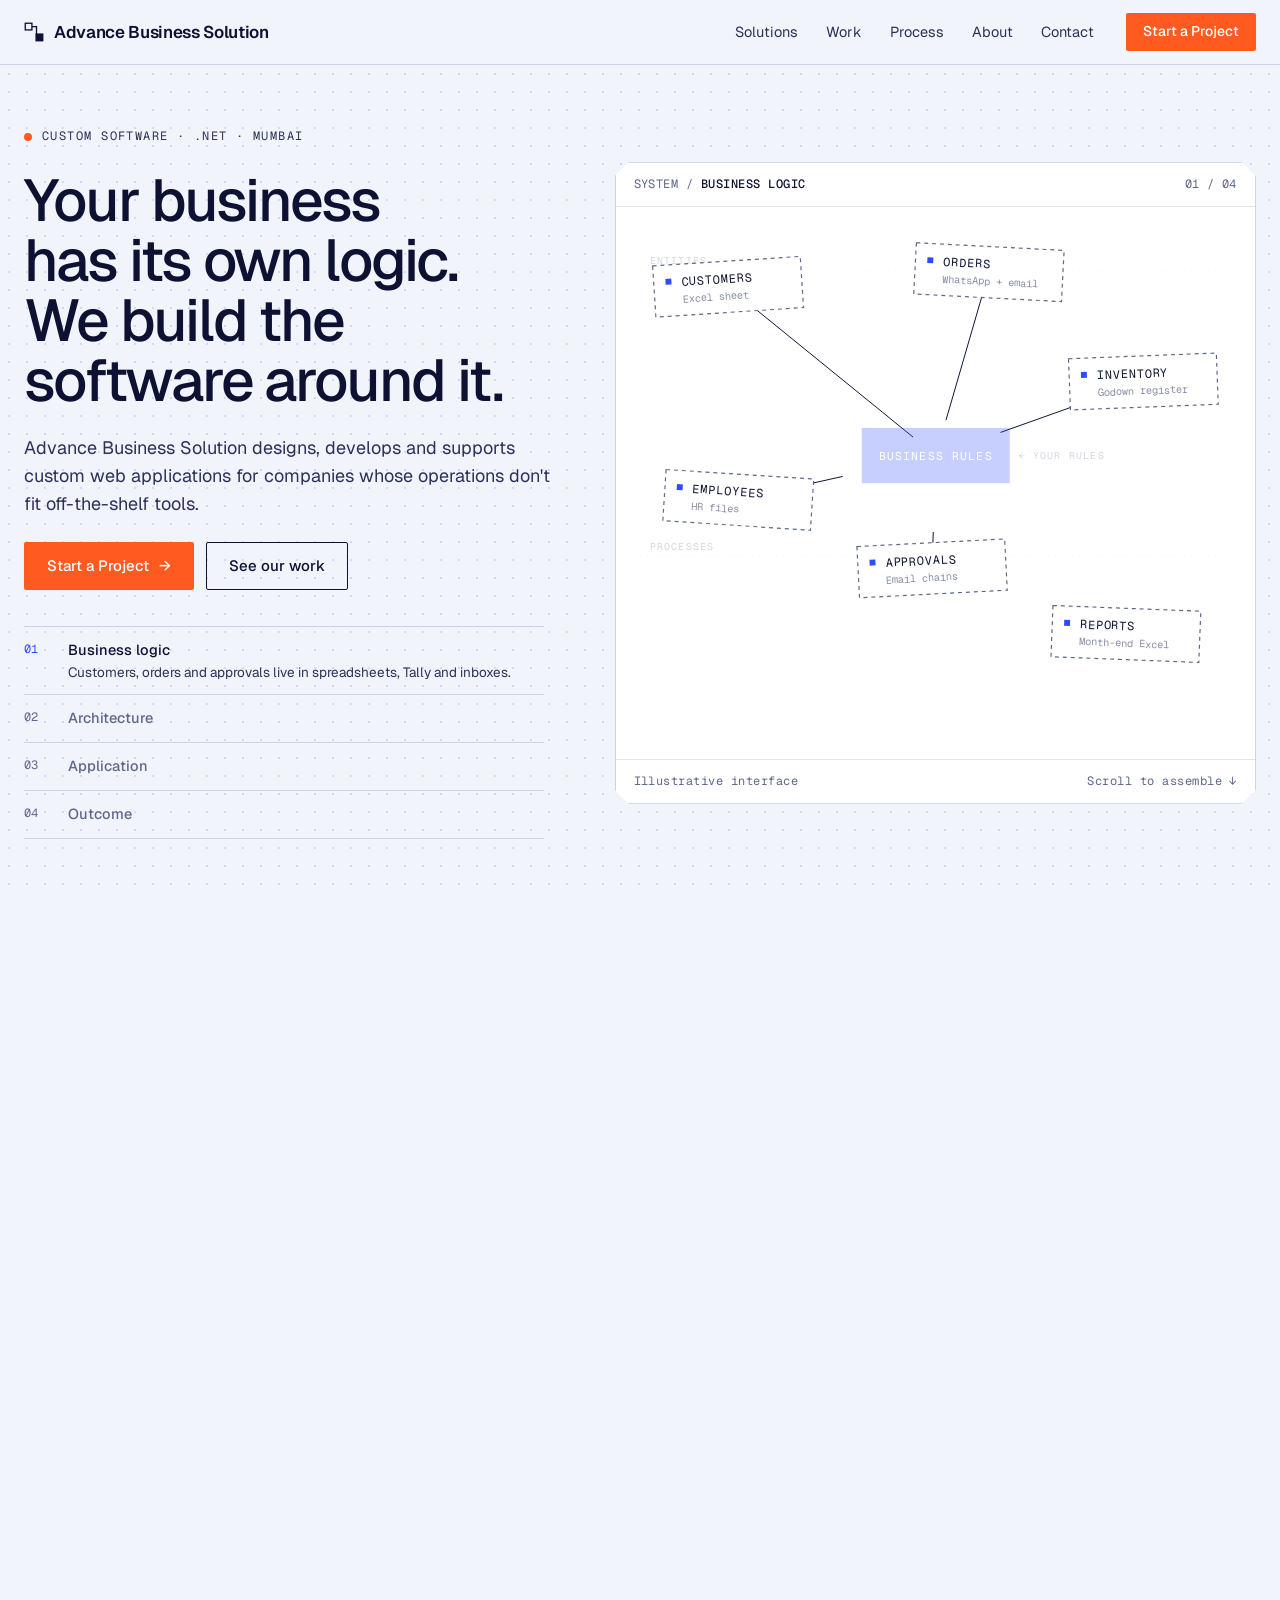
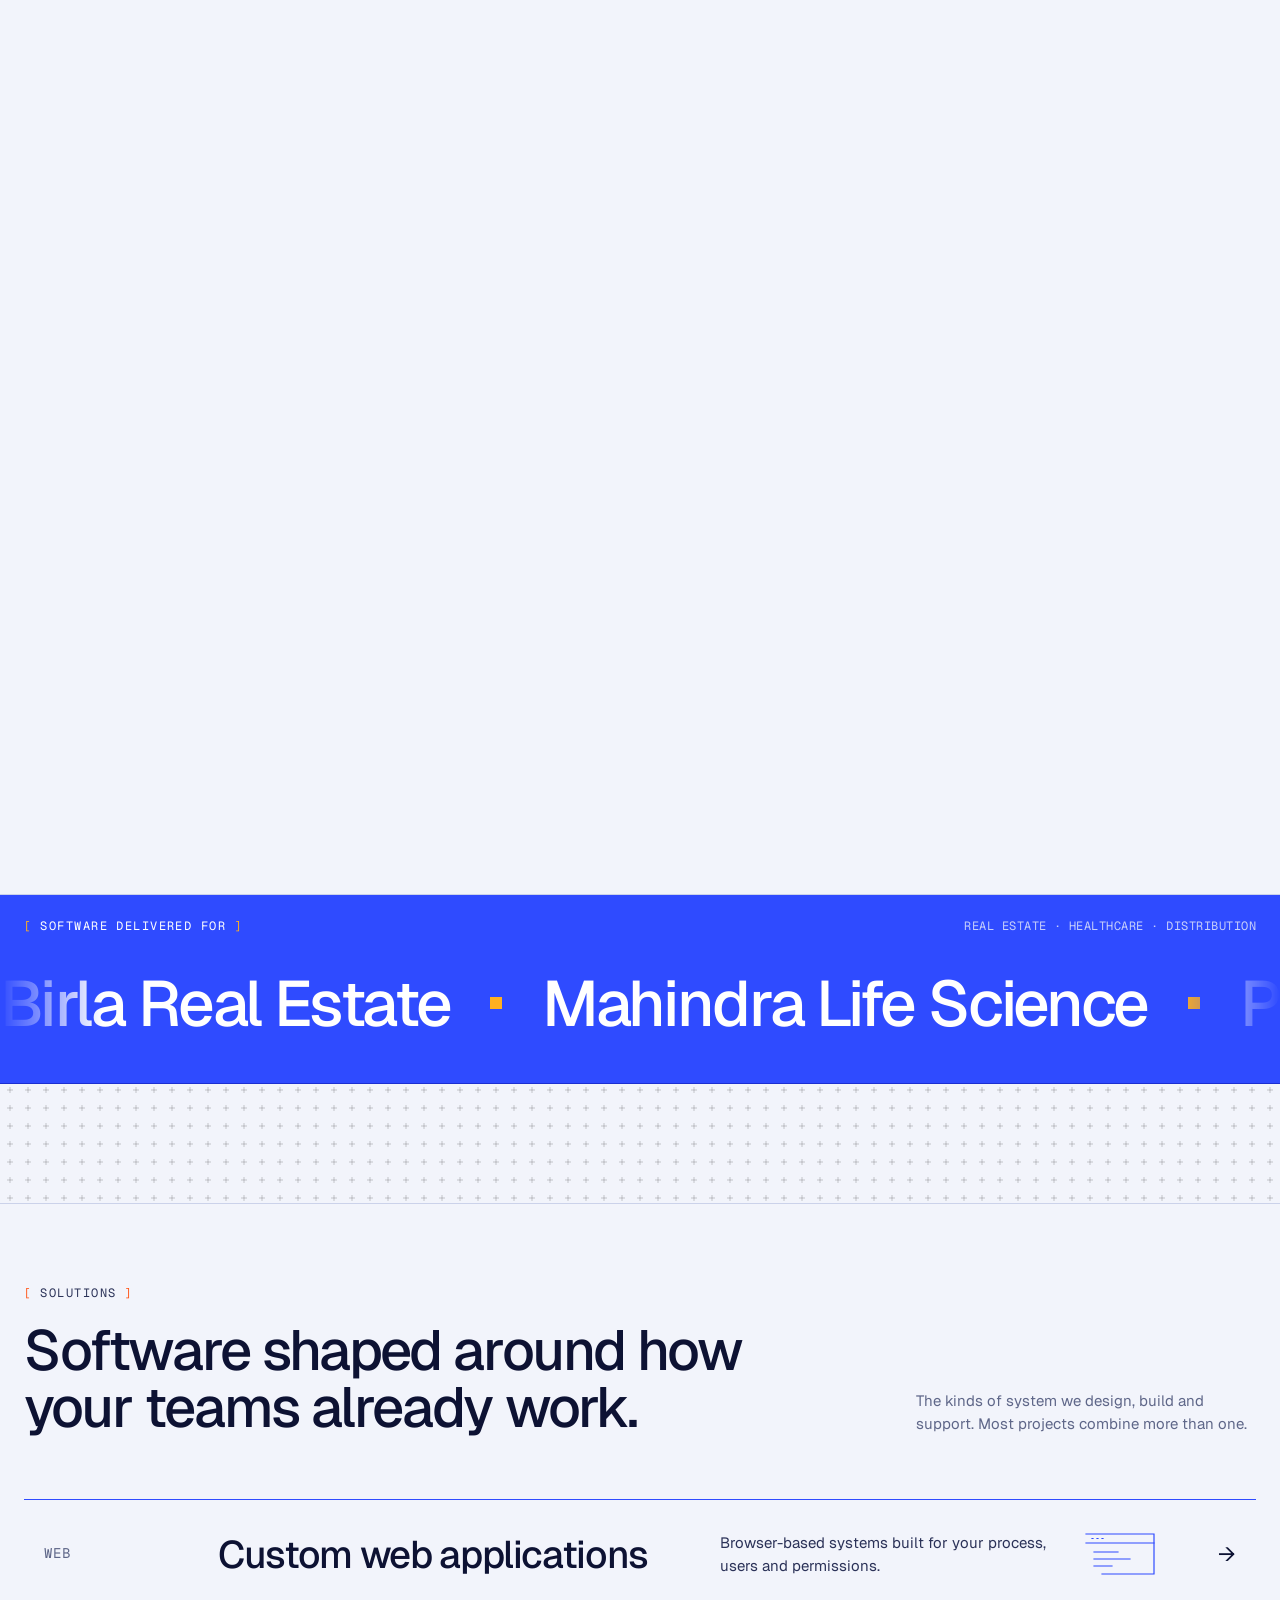
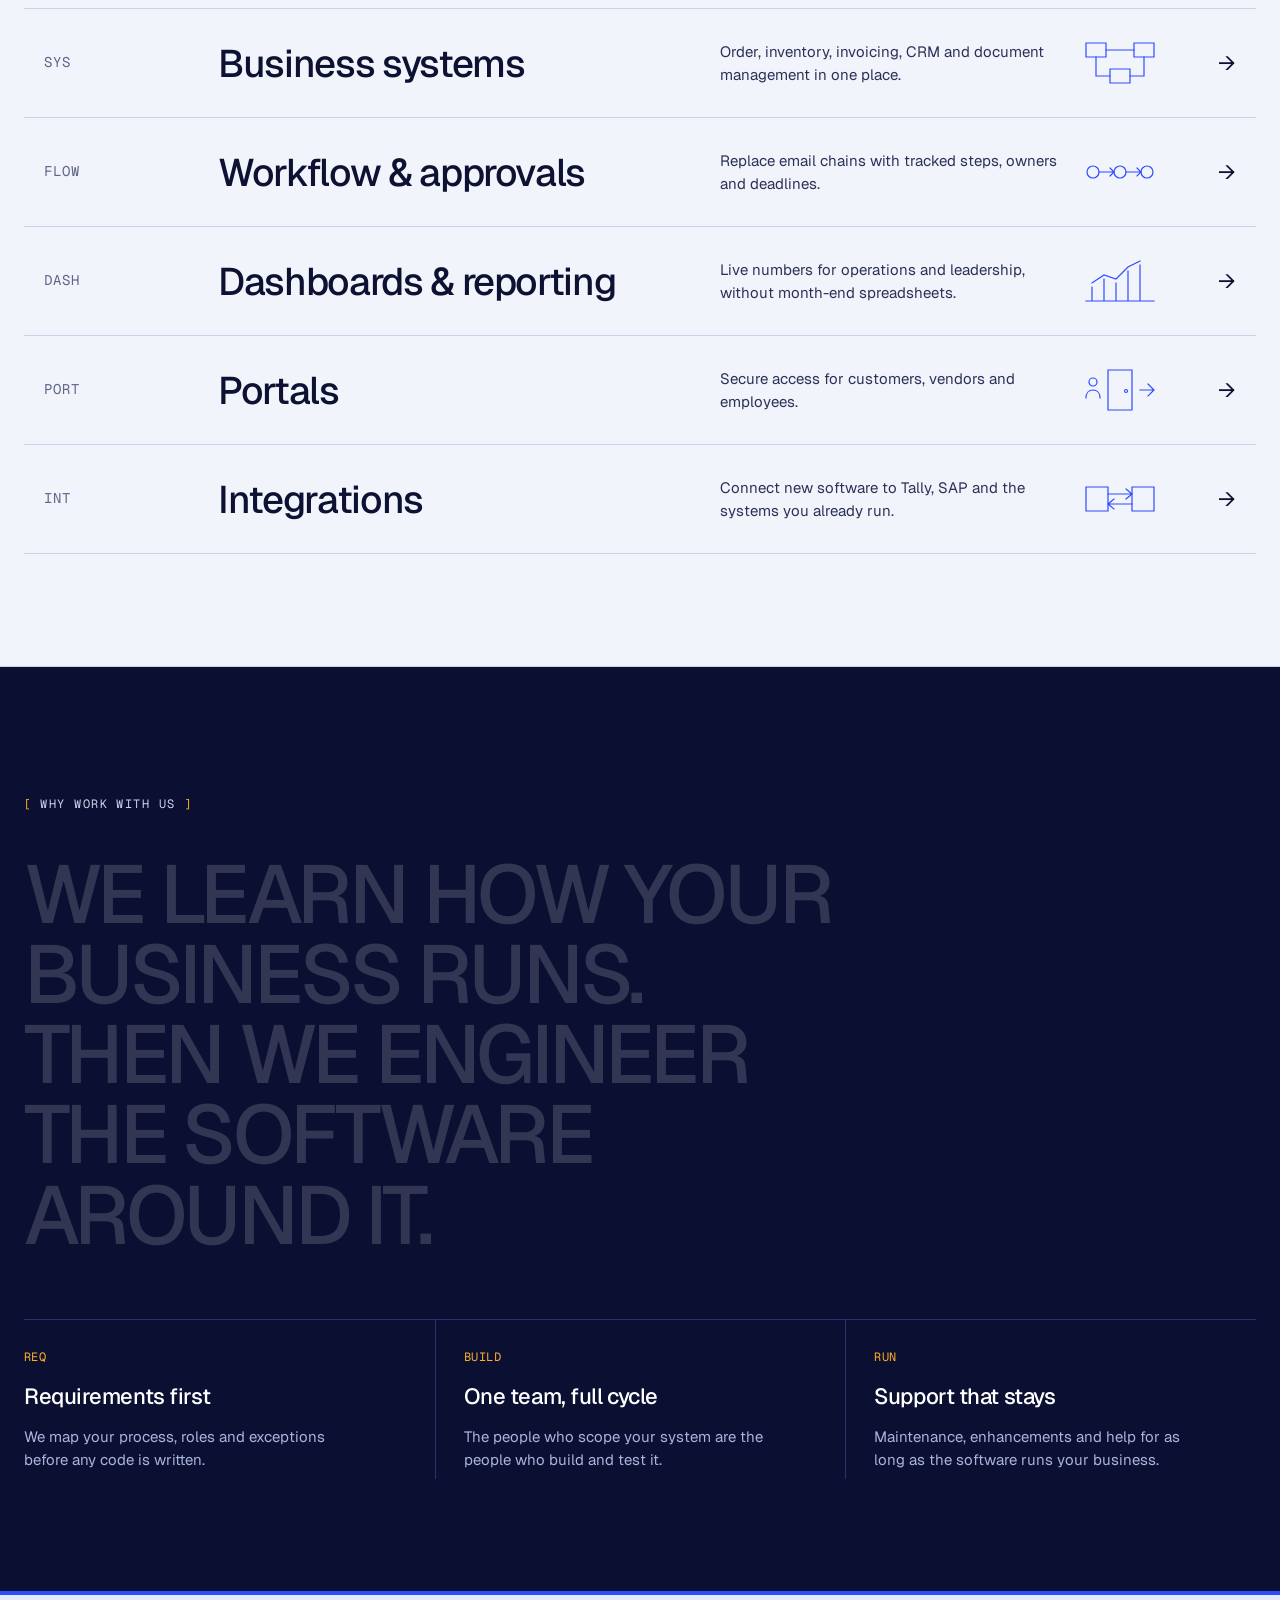
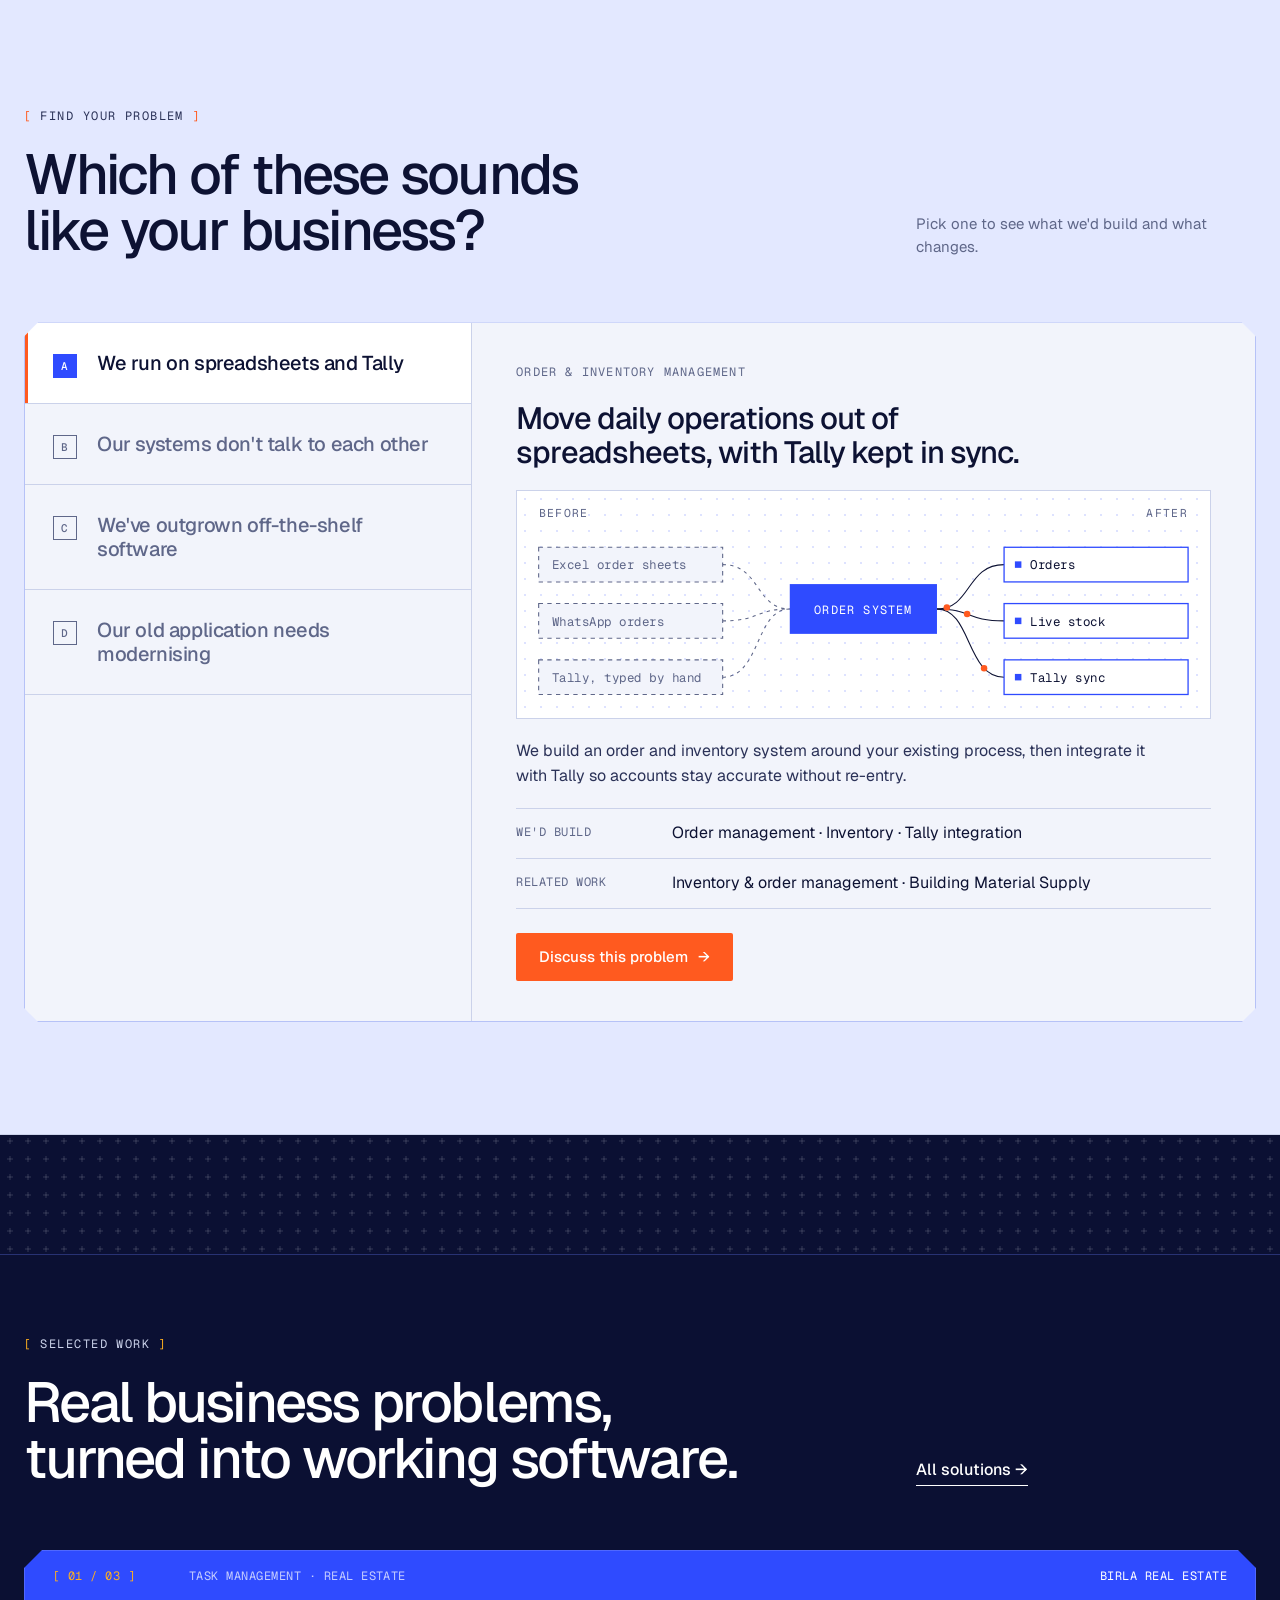
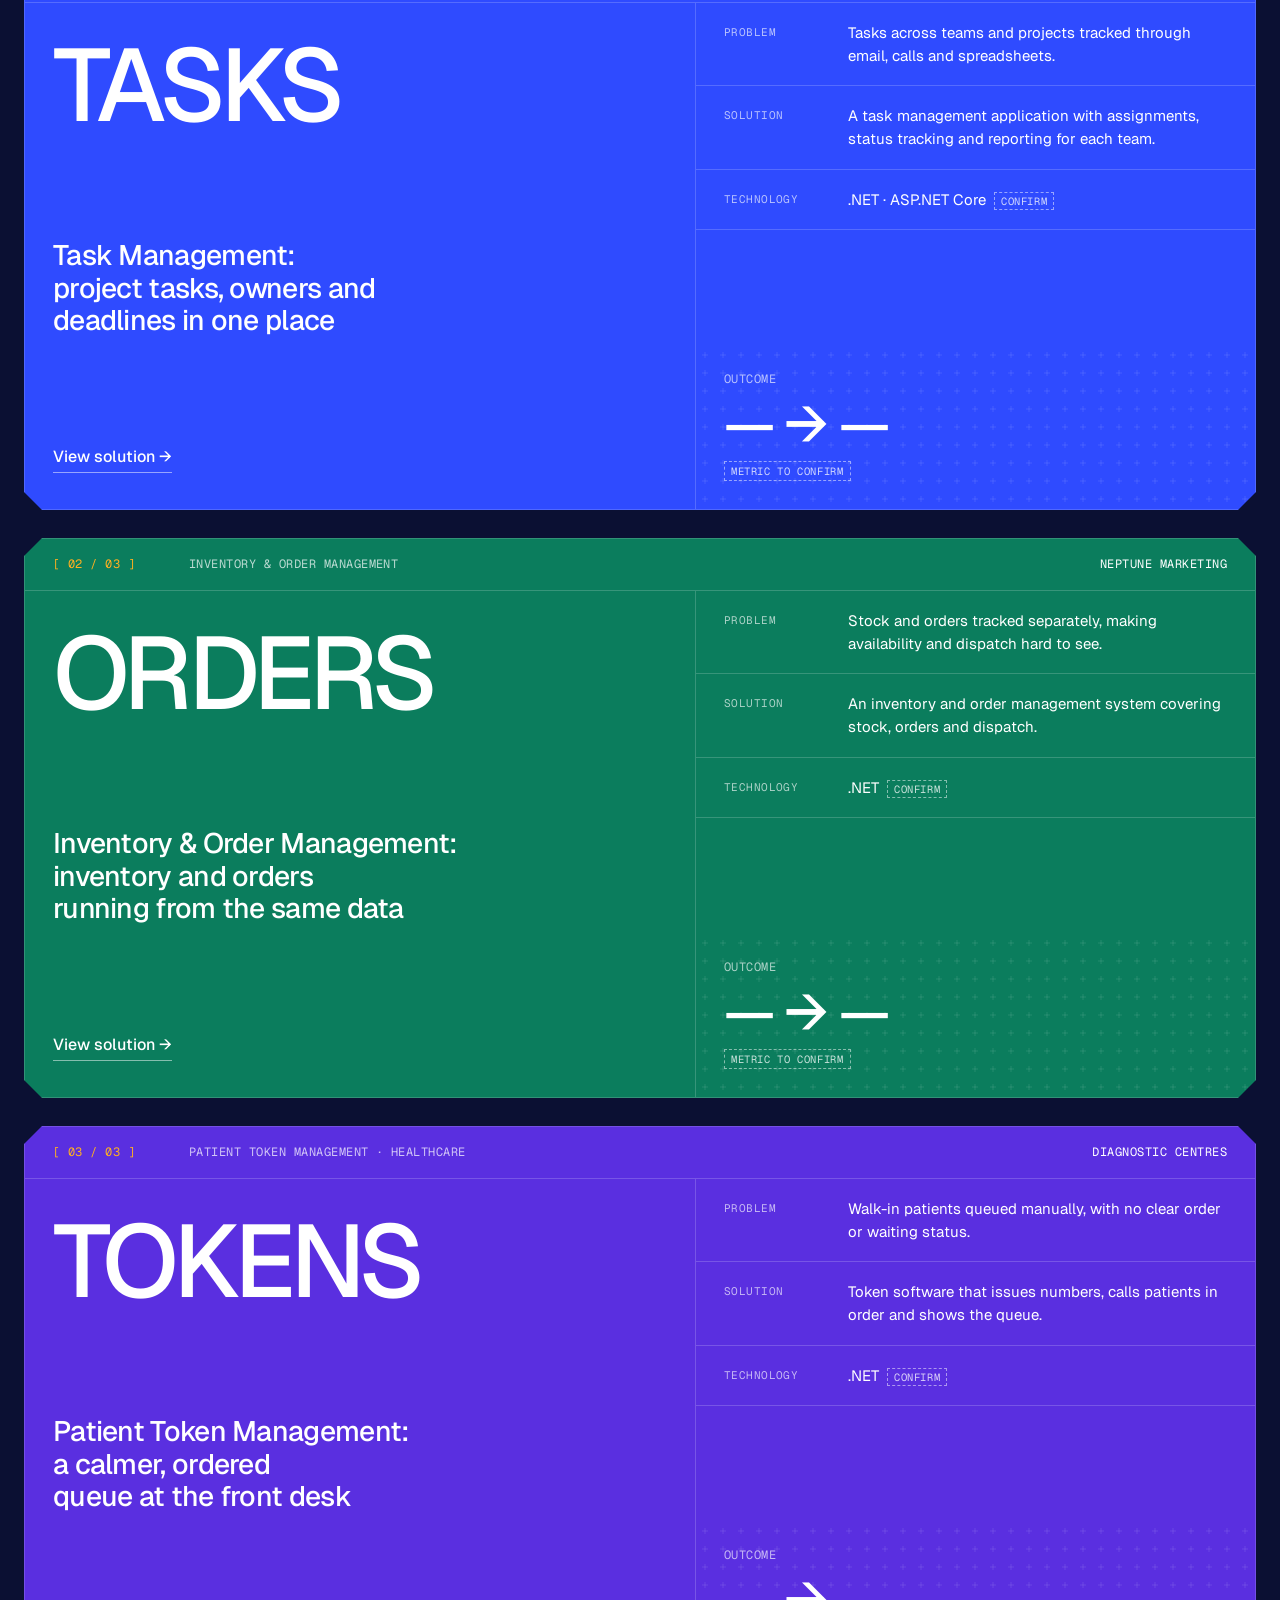
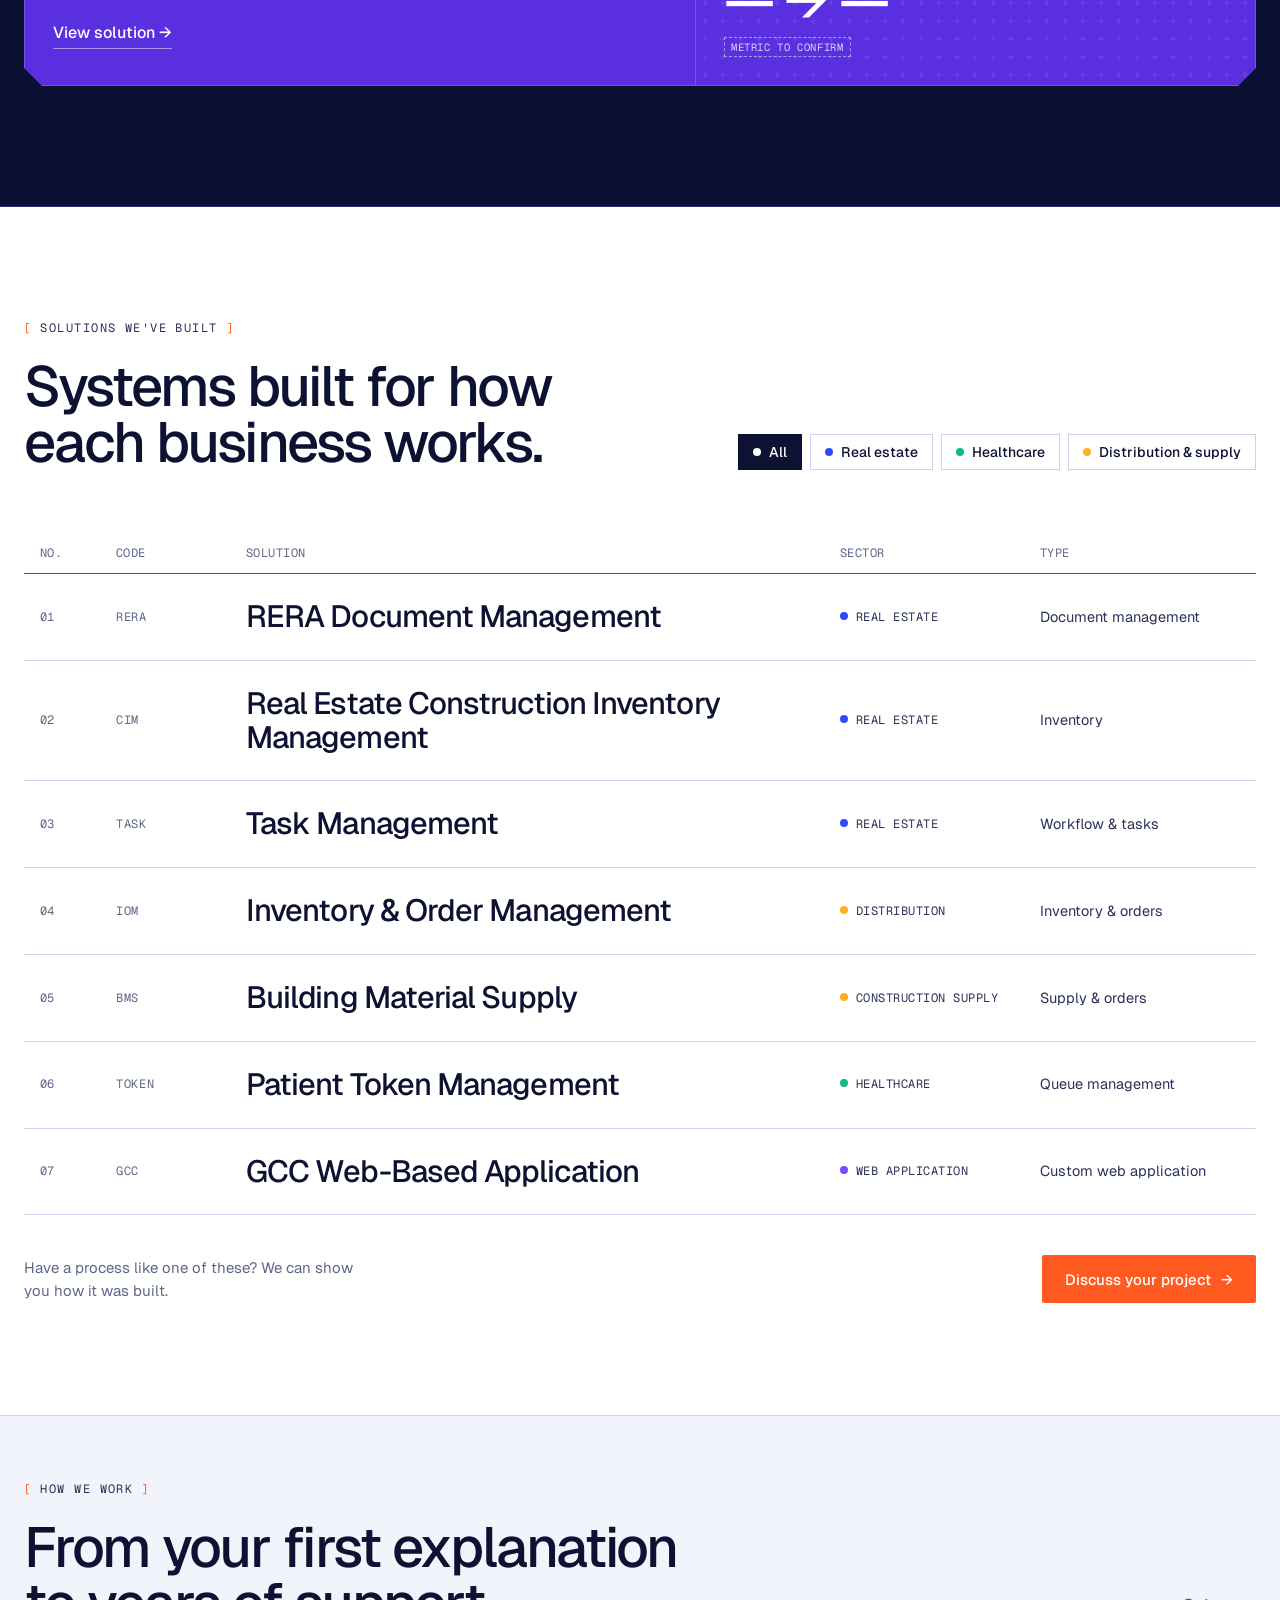
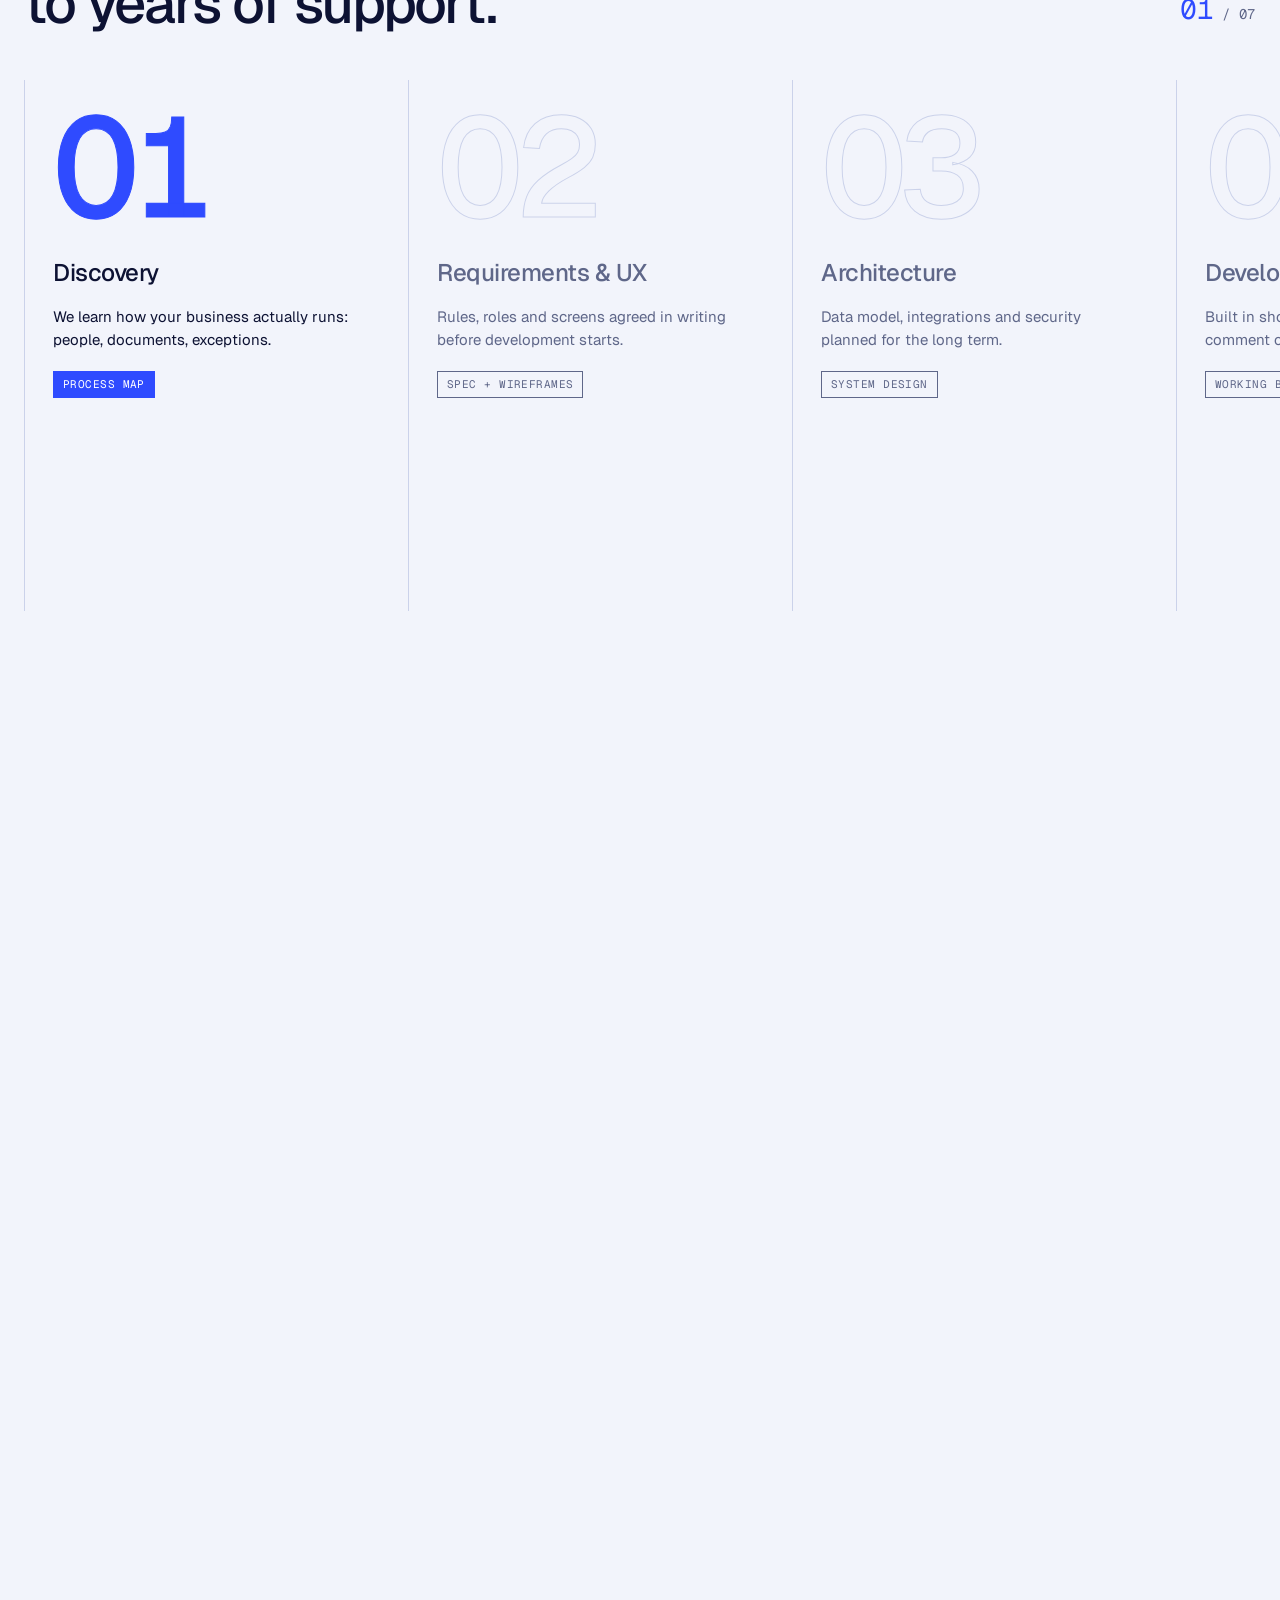
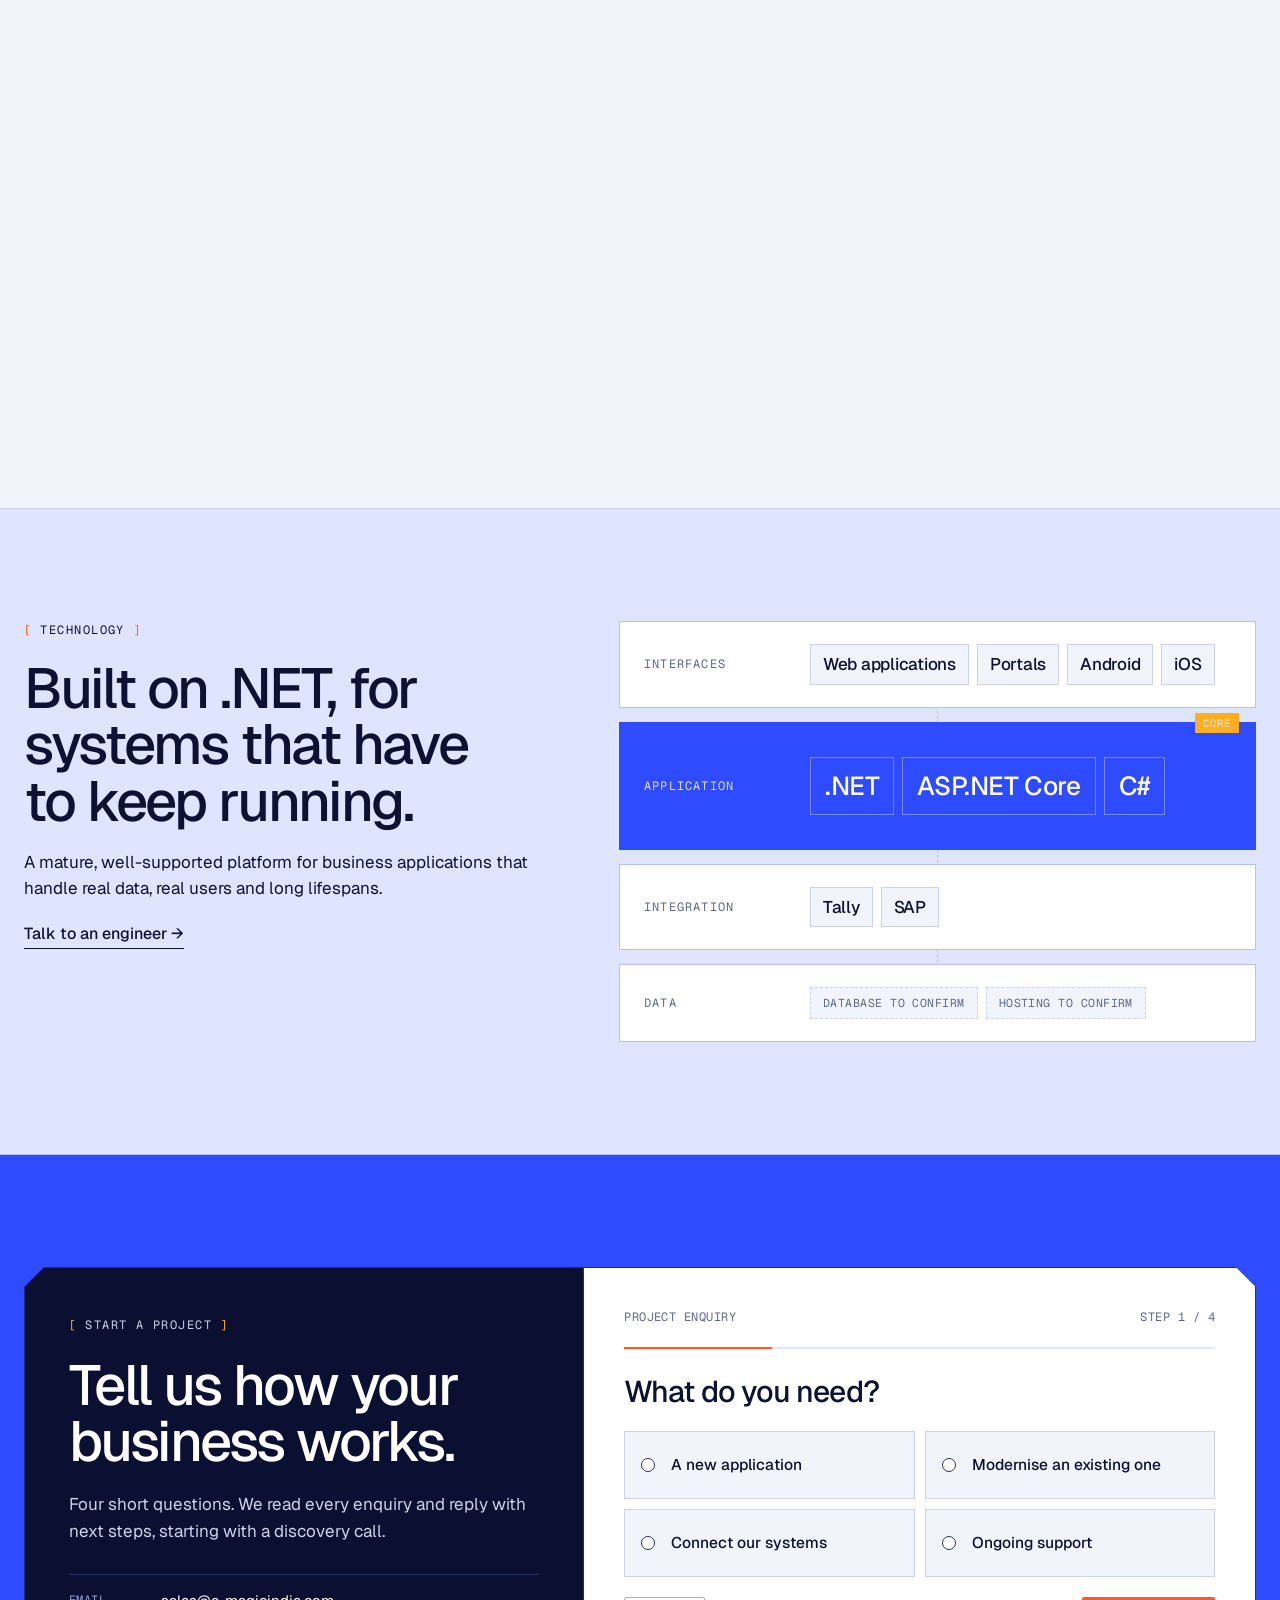
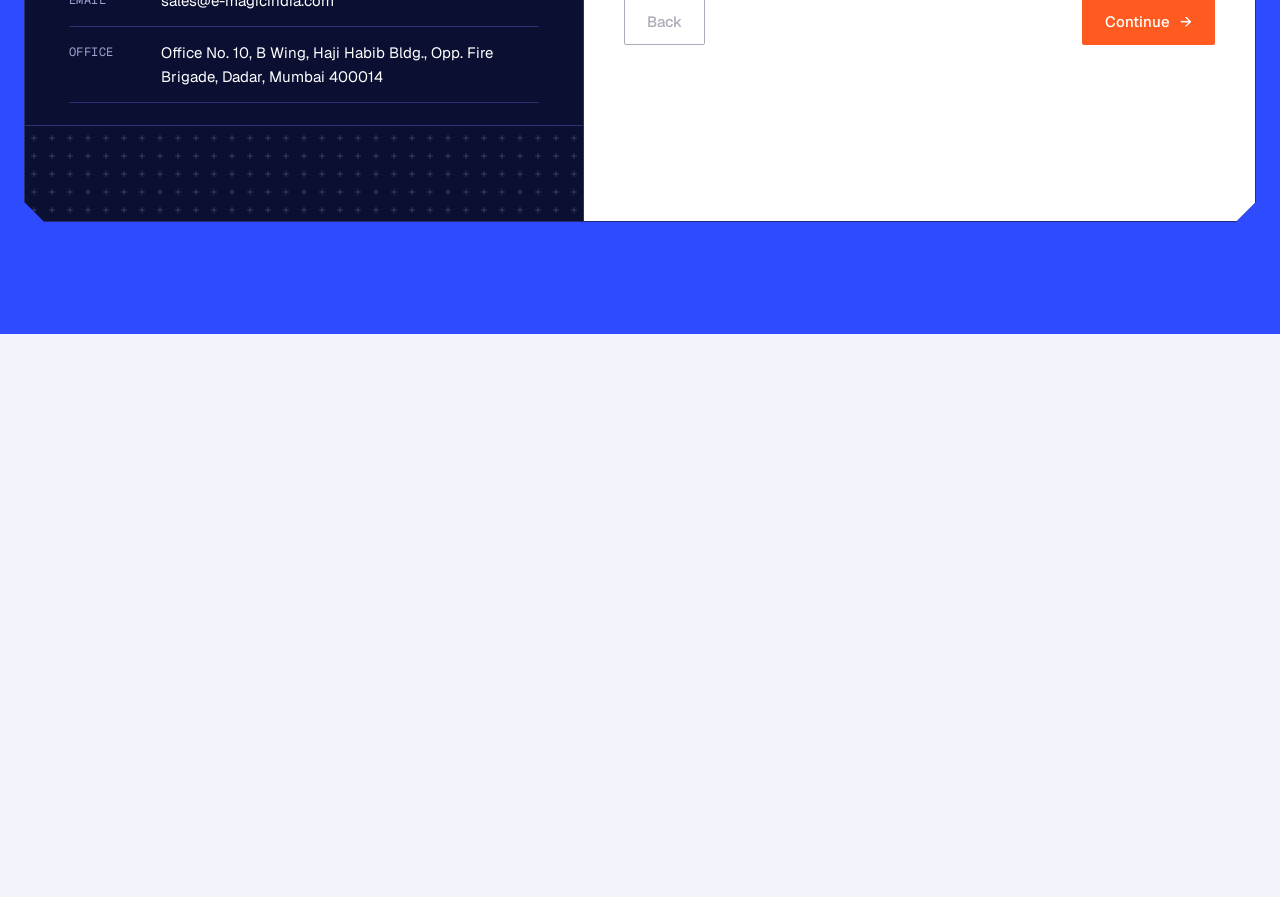
<file: docs/index.html>
<!doctype html>
<html lang="en">
<head>
  <meta charset="utf-8">
  <meta name="viewport" content="width=device-width, initial-scale=1, viewport-fit=cover">
  <title>Advance Business Solution — Custom Business Software, Mumbai</title>
  <meta name="description" content="Advance Business Solution designs, builds and supports custom web applications and .NET business systems for companies with complex operations.">
  <meta name="theme-color" content="#2f4bff">
  <link rel="icon" href="favicon.svg" type="image/svg+xml">
  <meta property="og:type" content="website">
  <meta property="og:title" content="Advance Business Solution — Custom Business Software, Mumbai">
  <meta property="og:description" content="Custom web applications and .NET business systems for companies with complex operations.">
  <link rel="preconnect" href="https://fonts.googleapis.com">
  <link rel="preconnect" href="https://fonts.gstatic.com" crossorigin>
  <link rel="stylesheet" href="https://fonts.googleapis.com/css2?family=Geist:wght@400;500;600&family=Geist+Mono:wght@400;500&display=swap">
  <link rel="stylesheet" href="styles.css">
</head>
<body>
  <a class="skip" href="#main">Skip to content</a>

  <!-- ============ Header (persistent primary CTA) ============ -->
  <header class="site-header">
    <div class="bar">
      <a class="brand" href="#top" aria-label="Advance Business Solution home">
        <svg class="brand-mark" viewBox="0 0 24 24" aria-hidden="true">
          <rect x="1.5" y="1.5" width="8" height="8"/><rect x="14.5" y="14.5" width="8" height="8"/>
          <path d="M9.5 5.5h5.5v9"/>
        </svg>
        <span class="brand-name">Advance Business Solution</span>
      </a>
      <nav class="nav" aria-label="Primary">
        <a href="#portfolio">Solutions</a>
        <a href="#work">Work</a>
        <a href="#process">Process</a>
        <a href="about.html">About</a>
        <a href="contact.html">Contact</a>
      </nav>
      <a class="btn btn-accent btn-sm" href="#start">Start a Project</a>
    </div>
  </header>

  <main id="main">

    <!-- ============ 01 Hero — business logic becomes an application ============ -->
    <section class="hero" id="top" aria-labelledby="hero-title">
      <div class="hero-sticky">
        <div class="wrap hero-grid">
          <div class="hero-copy">
            <p class="eyebrow"><span class="live-dot" aria-hidden="true"></span>Custom software · .NET · Mumbai</p>
            <h1 id="hero-title" class="draw">Your business has its own logic. We build the software around it.</h1>
            <p class="lede">Advance Business Solution designs, develops and supports custom web applications for companies whose operations don't fit off-the-shelf tools.</p>
            <div class="cta-row">
              <a class="btn btn-accent" href="#start">Start a Project <span aria-hidden="true">→</span></a>
              <a class="btn btn-ghost" href="#work">See our work</a>
            </div>

            <ol class="stages" aria-label="How a project comes together">
              <li class="is-active"><span class="mono">01</span><div><strong>Business logic</strong><p>Customers, orders and approvals live in spreadsheets, Tally and inboxes.</p></div></li>
              <li><span class="mono">02</span><div><strong>Architecture</strong><p>We map how they relate and design the system around your rules.</p></div></li>
              <li><span class="mono">03</span><div><strong>Application</strong><p>One application your teams use every day.</p></div></li>
              <li><span class="mono">04</span><div><strong>Outcome</strong><p>Fewer hand-offs, clear reports, decisions on time.</p></div></li>
            </ol>
          </div>

          <figure class="system-frame chamfer" aria-hidden="true">
            <div class="frame-head mono">
              <span>SYSTEM / <b id="stage-name">BUSINESS LOGIC</b></span>
              <span id="stage-count">01 / 04</span>
            </div>
            <svg id="system" viewBox="0 0 640 560" role="presentation"></svg>
            <div class="frame-foot mono">
              <span>Illustrative interface</span>
              <button class="replay" id="replay" type="button" hidden>Replay ↺</button>
              <span class="scroll-hint">Scroll to assemble ↓</span>
            </div>
          </figure>
        </div>
      </div>
    </section>

    <!-- ============ Client proof — ticker ============ -->
    <!-- Client list supplied and confirmed by Advance Business Solution. -->
    <section class="ticker" aria-label="Clients">
      <div class="wrap ticker-head">
        <p class="tag">Software delivered for</p>
        <p class="mono muted">Real estate · healthcare · distribution</p>
      </div>
      <ul class="sr-only">
        <li>Birla Real Estate</li><li>Mahindra Life Science</li><li>Punjabi Chandu Halwai</li><li>Chemie Alliance</li><li>Purohit Trading Company</li><li>New Lakhnow Diagnostics Center</li><li>Hyderabad Diagnostic Center</li><li>Royal Diagnostic Center</li><li>Dr. Nathani Diagnostic Clinic</li><li>Meditrust Diagnostic Center</li><li>SS Medical Center</li><li>Neptune Marketing</li>
      </ul>
      <div class="ticker-track" aria-hidden="true">
        <div class="ticker-row">
          <span>Birla Real Estate</span><i></i><span>Mahindra Life Science</span><i></i><span>Punjabi Chandu Halwai</span><i></i><span>Chemie Alliance</span><i></i><span>Purohit Trading Company</span><i></i><span>New Lakhnow Diagnostics Center</span><i></i><span>Hyderabad Diagnostic Center</span><i></i><span>Royal Diagnostic Center</span><i></i><span>Dr. Nathani Diagnostic Clinic</span><i></i><span>Meditrust Diagnostic Center</span><i></i><span>SS Medical Center</span><i></i><span>Neptune Marketing</span><i></i>
          <span>Birla Real Estate</span><i></i><span>Mahindra Life Science</span><i></i><span>Punjabi Chandu Halwai</span><i></i><span>Chemie Alliance</span><i></i><span>Purohit Trading Company</span><i></i><span>New Lakhnow Diagnostics Center</span><i></i><span>Hyderabad Diagnostic Center</span><i></i><span>Royal Diagnostic Center</span><i></i><span>Dr. Nathani Diagnostic Clinic</span><i></i><span>Meditrust Diagnostic Center</span><i></i><span>SS Medical Center</span><i></i><span>Neptune Marketing</span><i></i>
        </div>
      </div>
    </section>

    <!-- ============ What we build — code rows ============ -->
    <section class="section band-light" id="build" aria-labelledby="build-title">
      <div class="plusgrid" aria-hidden="true"></div>
      <div class="wrap">
        <div class="sec-head split">
          <div>
            <p class="tag">Solutions</p>
            <h2 id="build-title" class="draw">Software shaped around how your teams already work.</h2>
          </div>
          <p class="sec-aside">The kinds of system we design, build and support. Most projects combine more than one.</p>
        </div>
        <ul class="svc-list">
          <li><a class="svc" href="#start">
            <span class="svc-code mono" data-text="WEB">WEB</span>
            <span class="svc-name">Custom web applications</span>
            <span class="svc-desc">Browser-based systems built for your process, users and permissions.</span>
            <svg class="svc-glyph" viewBox="0 0 72 48" aria-hidden="true"><rect x="2" y="4" width="68" height="40"/><path d="M2 13h68M8 8.5h1M13 8.5h1M18 8.5h1M10 22h24M10 29h36M10 36h18"/></svg>
            <span class="svc-go" aria-hidden="true">→</span>
          </a></li>
          <li><a class="svc" href="#start">
            <span class="svc-code mono" data-text="SYS">SYS</span>
            <span class="svc-name">Business systems</span>
            <span class="svc-desc">Order, inventory, invoicing, CRM and document management in one place.</span>
            <svg class="svc-glyph" viewBox="0 0 72 48" aria-hidden="true"><rect x="2" y="4" width="20" height="14"/><rect x="50" y="4" width="20" height="14"/><rect x="26" y="30" width="20" height="14"/><path d="M22 11h28M12 18v19h14M60 18v19H46"/></svg>
            <span class="svc-go" aria-hidden="true">→</span>
          </a></li>
          <li><a class="svc" href="#start">
            <span class="svc-code mono" data-text="FLOW">FLOW</span>
            <span class="svc-name">Workflow &amp; approvals</span>
            <span class="svc-desc">Replace email chains with tracked steps, owners and deadlines.</span>
            <svg class="svc-glyph" viewBox="0 0 72 48" aria-hidden="true"><circle cx="9" cy="24" r="6"/><circle cx="36" cy="24" r="6"/><circle cx="63" cy="24" r="6"/><path d="M15 24h15M42 24h15M26 20l4 4-4 4M53 20l4 4-4 4"/></svg>
            <span class="svc-go" aria-hidden="true">→</span>
          </a></li>
          <li><a class="svc" href="#start">
            <span class="svc-code mono" data-text="DASH">DASH</span>
            <span class="svc-name">Dashboards &amp; reporting</span>
            <span class="svc-desc">Live numbers for operations and leadership, without month-end spreadsheets.</span>
            <svg class="svc-glyph" viewBox="0 0 72 48" aria-hidden="true"><path d="M2 44h68M8 44V30M20 44V22M32 44V26M44 44V14M56 44V8M8 26l12-8 12 4 12-12 12-6"/></svg>
            <span class="svc-go" aria-hidden="true">→</span>
          </a></li>
          <li><a class="svc" href="#start">
            <span class="svc-code mono" data-text="PORT">PORT</span>
            <span class="svc-name">Portals</span>
            <span class="svc-desc">Secure access for customers, vendors and employees.</span>
            <svg class="svc-glyph" viewBox="0 0 72 48" aria-hidden="true"><rect x="24" y="4" width="24" height="40"/><circle cx="42" cy="25" r="1.5"/><circle cx="9" cy="16" r="4"/><path d="M2 32c0-5 3-8 7-8s7 3 7 8M56 24h14M64 18l6 6-6 6"/></svg>
            <span class="svc-go" aria-hidden="true">→</span>
          </a></li>
          <li><a class="svc" href="#start">
            <span class="svc-code mono" data-text="INT">INT</span>
            <span class="svc-name">Integrations</span>
            <span class="svc-desc">Connect new software to Tally, SAP and the systems you already run.</span>
            <svg class="svc-glyph" viewBox="0 0 72 48" aria-hidden="true"><rect x="2" y="12" width="22" height="24"/><rect x="48" y="12" width="22" height="24"/><path d="M24 19h24M42 14l6 5-6 5M48 29H24M30 24l-6 5 6 5"/></svg>
            <span class="svc-go" aria-hidden="true">→</span>
          </a></li>
        </ul>
      </div>
    </section>

    <!-- ============ Statement — why us ============ -->
    <section class="statement" aria-labelledby="why-title">
      <div class="wrap">
        <p class="tag">Why work with us</p>
        <h2 id="why-title" class="statement-text" data-words>We learn how your business runs. Then we engineer the software around it.</h2>
        <div class="why-grid">
          <div class="why reveal"><span class="mono">REQ</span><h3>Requirements first</h3><p>We map your process, roles and exceptions before any code is written.</p></div>
          <div class="why reveal"><span class="mono">BUILD</span><h3>One team, full cycle</h3><p>The people who scope your system are the people who build and test it.</p></div>
          <div class="why reveal"><span class="mono">RUN</span><h3>Support that stays</h3><p>Maintenance, enhancements and help for as long as the software runs your business.</p></div>
        </div>
      </div>
    </section>

    <!-- ============ Find your problem — the conversion moment ============ -->
    <section class="section problem" id="problem" aria-labelledby="problem-title">
      <div class="wrap">
        <div class="sec-head split">
          <div>
            <p class="tag">Find your problem</p>
            <h2 id="problem-title" class="draw">Which of these sounds like your business?</h2>
          </div>
          <p class="sec-aside">Pick one to see what we'd build and what changes.</p>
        </div>
        <div class="problem-grid chamfer">
          <div class="problem-tabs" role="tablist" aria-label="Business situations">
            <button role="tab" id="tab-0" aria-controls="panel-problem" aria-selected="true" data-i="0"><span class="mono">A</span>We run on spreadsheets and Tally</button>
            <button role="tab" id="tab-1" aria-controls="panel-problem" aria-selected="false" data-i="1" tabindex="-1"><span class="mono">B</span>Our systems don't talk to each other</button>
            <button role="tab" id="tab-2" aria-controls="panel-problem" aria-selected="false" data-i="2" tabindex="-1"><span class="mono">C</span>We've outgrown off-the-shelf software</button>
            <button role="tab" id="tab-3" aria-controls="panel-problem" aria-selected="false" data-i="3" tabindex="-1"><span class="mono">D</span>Our old application needs modernising</button>
          </div>
          <div class="problem-panel" id="panel-problem" role="tabpanel" aria-labelledby="tab-0" aria-live="polite">
            <p class="mono label" id="pp-tag">Order &amp; inventory management</p>
            <h3 id="pp-title">Move daily operations out of spreadsheets, with Tally kept in sync.</h3>
            <svg class="pp-diagram" id="pp-diagram" viewBox="0 0 640 210" role="img" aria-label="Before and after diagram"></svg>
            <p id="pp-body">We build an order and inventory system around your existing process, then integrate it with Tally so accounts stay accurate without re-entry.</p>
            <dl class="pp-spec">
              <div><dt class="mono">We'd build</dt><dd id="pp-build">Order management · Inventory · Tally integration</dd></div>
              <div><dt class="mono">Related work</dt><dd id="pp-work">Inventory &amp; order management · Building Material Supply</dd></div>
            </dl>
            <a class="btn btn-accent" id="pp-cta" href="#start" data-need="build">Discuss this problem <span aria-hidden="true">→</span></a>
          </div>
        </div>
      </div>
    </section>

    <!-- ============ Case studies — stacking cards ============ -->
    <!-- Featured solutions from Advance Business Solution's list. Problem/solution wording, technology and outcomes to confirm with each client (PRD §18). -->
    <section class="section band-dark" id="work" aria-labelledby="work-title">
      <div class="plusgrid dark" aria-hidden="true"></div>
      <div class="wrap">
        <div class="sec-head split">
          <div>
            <p class="tag">Selected work</p>
            <h2 id="work-title" class="draw">Real business problems, turned into working software.</h2>
          </div>
          <a class="link-arrow" href="#portfolio">All solutions →</a>
        </div>
        <div class="stack">
          <article class="scard chamfer">
            <div class="scard-top mono"><span>[ 01 / 03 ]</span><span>Task management · Real estate</span><span>Birla Real Estate</span></div>
            <div class="scard-body">
              <div class="scard-lead">
                <p class="scard-code">TASKS</p>
                <h3>Task Management: project tasks, owners and deadlines in one place</h3>
                <a class="scard-link" href="solutions/task-management.html">View solution →</a>
              </div>
              <div class="scard-detail">
                <dl class="scard-flow">
                  <div><dt class="mono">Problem</dt><dd>Tasks across teams and projects tracked through email, calls and spreadsheets.</dd></div>
                  <div><dt class="mono">Solution</dt><dd>A task management application with assignments, status tracking and reporting for each team.</dd></div>
                  <div><dt class="mono">Technology</dt><dd>.NET · ASP.NET Core <span class="tbc">confirm</span></dd></div>
                </dl>
                <div class="scard-metric"><span class="mono">Outcome</span><strong>— → —</strong><span class="tbc">metric to confirm</span></div>
              </div>
            </div>
          </article>
          <article class="scard chamfer">
            <div class="scard-top mono"><span>[ 02 / 03 ]</span><span>Inventory &amp; order management</span><span>Neptune Marketing</span></div>
            <div class="scard-body">
              <div class="scard-lead">
                <p class="scard-code">ORDERS</p>
                <h3>Inventory &amp; Order Management: inventory and orders running from the same data</h3>
                <a class="scard-link" href="solutions/inventory-order-management.html">View solution →</a>
              </div>
              <div class="scard-detail">
                <dl class="scard-flow">
                  <div><dt class="mono">Problem</dt><dd>Stock and orders tracked separately, making availability and dispatch hard to see.</dd></div>
                  <div><dt class="mono">Solution</dt><dd>An inventory and order management system covering stock, orders and dispatch.</dd></div>
                  <div><dt class="mono">Technology</dt><dd>.NET <span class="tbc">confirm</span></dd></div>
                </dl>
                <div class="scard-metric"><span class="mono">Outcome</span><strong>— → —</strong><span class="tbc">metric to confirm</span></div>
              </div>
            </div>
          </article>
          <article class="scard chamfer">
            <div class="scard-top mono"><span>[ 03 / 03 ]</span><span>Patient token management · Healthcare</span><span>Diagnostic centres</span></div>
            <div class="scard-body">
              <div class="scard-lead">
                <p class="scard-code">TOKENS</p>
                <h3>Patient Token Management: a calmer, ordered queue at the front desk</h3>
                <a class="scard-link" href="solutions/patient-token-management.html">View solution →</a>
              </div>
              <div class="scard-detail">
                <dl class="scard-flow">
                  <div><dt class="mono">Problem</dt><dd>Walk-in patients queued manually, with no clear order or waiting status.</dd></div>
                  <div><dt class="mono">Solution</dt><dd>Token software that issues numbers, calls patients in order and shows the queue.</dd></div>
                  <div><dt class="mono">Technology</dt><dd>.NET <span class="tbc">confirm</span></dd></div>
                </dl>
                <div class="scard-metric"><span class="mono">Outcome</span><strong>— → —</strong><span class="tbc">metric to confirm</span></div>
              </div>
            </div>
          </article>
        </div>
      </div>
    </section>

    <!-- ============ Solutions index — filterable list ============ -->
    <section class="section band-light" id="portfolio" aria-labelledby="portfolio-title">
      <div class="wrap">
        <div class="sec-head split">
          <div>
            <p class="tag">Solutions we've built</p>
            <h2 id="portfolio-title" class="draw">Systems built for how each business works.</h2>
          </div>
          <div class="sol-filter" role="group" aria-label="Filter by sector">
            <button type="button" class="chip-btn is-on" data-filter="all" aria-pressed="true">All</button>
            <button type="button" class="chip-btn" data-filter="real-estate" aria-pressed="false">Real estate</button>
            <button type="button" class="chip-btn" data-filter="healthcare" aria-pressed="false">Healthcare</button>
            <button type="button" class="chip-btn" data-filter="distribution" aria-pressed="false">Distribution &amp; supply</button>
          </div>
        </div>
        <div class="sol-head mono" aria-hidden="true"><span>No.</span><span>Code</span><span>Solution</span><span>Sector</span><span>Type</span></div>
        <ul class="sol-list" id="sol-list">
          <li class="sol" data-sector="real-estate"><span class="mono sol-n">01</span><span class="mono sol-code">RERA</span><span class="sol-name">RERA Document Management</span><span class="sol-sector mono">Real estate</span><span class="sol-type">Document management</span><a class="sol-link" href="solutions/rera-document-management.html"><span class="sr-only">View RERA Document Management</span></a></li>
          <li class="sol" data-sector="real-estate"><span class="mono sol-n">02</span><span class="mono sol-code">CIM</span><span class="sol-name">Real Estate Construction Inventory Management</span><span class="sol-sector mono">Real estate</span><span class="sol-type">Inventory</span><a class="sol-link" href="solutions/construction-inventory.html"><span class="sr-only">View Real Estate Construction Inventory Management</span></a></li>
          <li class="sol" data-sector="real-estate"><span class="mono sol-n">03</span><span class="mono sol-code">TASK</span><span class="sol-name">Task Management</span><span class="sol-sector mono">Real estate</span><span class="sol-type">Workflow &amp; tasks</span><a class="sol-link" href="solutions/task-management.html"><span class="sr-only">View Task Management</span></a></li>
          <li class="sol" data-sector="distribution"><span class="mono sol-n">04</span><span class="mono sol-code">IOM</span><span class="sol-name">Inventory &amp; Order Management</span><span class="sol-sector mono">Distribution</span><span class="sol-type">Inventory &amp; orders</span><a class="sol-link" href="solutions/inventory-order-management.html"><span class="sr-only">View Inventory &amp; Order Management</span></a></li>
          <li class="sol" data-sector="distribution"><span class="mono sol-n">05</span><span class="mono sol-code">BMS</span><span class="sol-name">Building Material Supply</span><span class="sol-sector mono">Construction supply</span><span class="sol-type">Supply &amp; orders</span><a class="sol-link" href="solutions/building-material-supply.html"><span class="sr-only">View Building Material Supply</span></a></li>
          <li class="sol" data-sector="healthcare"><span class="mono sol-n">06</span><span class="mono sol-code">TOKEN</span><span class="sol-name">Patient Token Management</span><span class="sol-sector mono">Healthcare</span><span class="sol-type">Queue management</span><a class="sol-link" href="solutions/patient-token-management.html"><span class="sr-only">View Patient Token Management</span></a></li>
          <li class="sol" data-sector="other"><span class="mono sol-n">07</span><span class="mono sol-code">GCC</span><span class="sol-name">GCC Web-Based Application</span><span class="sol-sector mono">Web application</span><span class="sol-type">Custom web application</span><a class="sol-link" href="solutions/gcc-web-application.html"><span class="sr-only">View GCC Web-Based Application</span></a></li>
        </ul>
        <div class="sol-foot">
          <p class="sec-aside">Have a process like one of these? We can show you how it was built.</p>
          <a class="btn btn-accent" href="#start">Discuss your project <span aria-hidden="true">→</span></a>
        </div>
      </div>
    </section>

    <!-- ============ How we work — pinned horizontal track ============ -->
    <section class="process" id="process" aria-labelledby="process-title">
      <div class="hpin">
        <div class="hpin-sticky">
          <div class="wrap hpin-head">
            <div>
              <p class="tag">How we work</p>
              <h2 id="process-title" class="draw">From your first explanation to years of support.</h2>
            </div>
            <p class="mono hpin-count"><span id="hstep-now">01</span> / 07</p>
          </div>
          <ol class="htrack" id="htrack">
            <li class="hstep"><span class="hnum">01</span><h3>Discovery</h3><p>We learn how your business actually runs: people, documents, exceptions.</p><span class="mono out">Process map</span></li>
            <li class="hstep"><span class="hnum">02</span><h3>Requirements &amp; UX</h3><p>Rules, roles and screens agreed in writing before development starts.</p><span class="mono out">Spec + wireframes</span></li>
            <li class="hstep"><span class="hnum">03</span><h3>Architecture</h3><p>Data model, integrations and security planned for the long term.</p><span class="mono out">System design</span></li>
            <li class="hstep"><span class="hnum">04</span><h3>Development</h3><p>Built in short cycles you can see, use and comment on.</p><span class="mono out">Working builds</span></li>
            <li class="hstep"><span class="hnum">05</span><h3>Testing</h3><p>Checked against your real cases, data and edge conditions.</p><span class="mono out">Test report</span></li>
            <li class="hstep"><span class="hnum">06</span><h3>Deployment</h3><p>Rolled out with data migration and training for each team.</p><span class="mono out">Go-live</span></li>
            <li class="hstep"><span class="hnum">07</span><h3>Support</h3><p>Maintained and improved as your business grows.</p><span class="mono out">Ongoing</span></li>
          </ol>
          <div class="wrap"><div class="rail" aria-hidden="true"><span class="rail-fill" id="rail-fill"></span></div></div>
        </div>
      </div>
    </section>

    <!-- ============ Technology — layered stack ============ -->
    <!-- Only technologies listed here should be ones the team has verified (PRD §8.06). -->
    <section class="section band-mid" id="technology" aria-labelledby="tech-title">
      <div class="wrap tech-grid">
        <div class="sec-head">
          <p class="tag">Technology</p>
          <h2 id="tech-title" class="draw">Built on .NET, for systems that have to keep running.</h2>
          <p class="sec-lede">A mature, well-supported platform for business applications that handle real data, real users and long lifespans.</p>
          <a class="link-arrow" href="#start">Talk to an engineer →</a>
        </div>
        <div class="layers" aria-label="Technology stack">
          <div class="layer reveal"><span class="mono">INTERFACES</span><ul><li>Web applications</li><li>Portals</li><li>Android</li><li>iOS</li></ul></div>
          <div class="layer core reveal"><span class="mono">APPLICATION</span><ul><li>.NET</li><li>ASP.NET Core</li><li>C#</li></ul><span class="core-tag mono">Core</span></div>
          <div class="layer reveal"><span class="mono">INTEGRATION</span><ul><li>Tally</li><li>SAP</li></ul></div>
          <div class="layer reveal"><span class="mono">DATA</span><ul><li class="tbc-li">Database to confirm</li><li class="tbc-li">Hosting to confirm</li></ul></div>
        </div>
      </div>
    </section>

    <!-- ============ Final CTA + qualifying form ============ -->
    <section class="start" id="start" aria-labelledby="start-title">
      <div class="wrap">
        <div class="start-panel chamfer">
          <div class="start-copy">
            <p class="tag">Start a project</p>
            <h2 id="start-title" class="draw">Tell us how your business works.</h2>
            <p class="sec-lede">Four short questions. We read every enquiry and reply with next steps, starting with a discovery call.</p>
            <dl class="contact">
              <div><dt class="mono">Email</dt><dd>sales@e-magicindia.com</dd></div>
              <div><dt class="mono">Office</dt><dd>Office No. 10, B Wing, Haji Habib Bldg., Opp. Fire Brigade, Dadar, Mumbai 400014</dd></div>
            </dl>
            <div class="plusgrid dark mini" aria-hidden="true"></div>
          </div>

          <form class="enquiry" id="enquiry" novalidate>
            <div class="form-head mono"><span>Project enquiry</span><span id="step-count">Step 1 / 4</span></div>
            <div class="form-progress" aria-hidden="true"><span id="form-bar"></span></div>

            <fieldset class="fstep is-active" data-step="1">
              <legend>What do you need?</legend>
              <div class="choices">
                <label><input type="radio" name="need" id="need-build" value="build" required><span>A new application</span></label>
                <label><input type="radio" name="need" id="need-modern" value="modernise"><span>Modernise an existing one</span></label>
                <label><input type="radio" name="need" id="need-int" value="integrate"><span>Connect our systems</span></label>
                <label><input type="radio" name="need" id="need-support" value="support"><span>Ongoing support</span></label>
              </div>
            </fieldset>

            <fieldset class="fstep" data-step="2">
              <legend>What do you use today?</legend>
              <div class="choices">
                <label><input type="checkbox" name="today" id="today-excel" value="excel"><span>Excel / Google Sheets</span></label>
                <label><input type="checkbox" name="today" id="today-tally" value="tally"><span>Tally</span></label>
                <label><input type="checkbox" name="today" id="today-sap" value="sap"><span>SAP</span></label>
                <label><input type="checkbox" name="today" id="today-other" value="other"><span>Another application</span></label>
              </div>
            </fieldset>

            <fieldset class="fstep" data-step="3">
              <legend>When do you want to start?</legend>
              <div class="choices">
                <label><input type="radio" name="when" id="when-now" value="now" required><span>Within a month</span></label>
                <label><input type="radio" name="when" id="when-q" value="quarter"><span>In 1–3 months</span></label>
                <label><input type="radio" name="when" id="when-later" value="later"><span>Later this year</span></label>
                <label><input type="radio" name="when" id="when-explore" value="exploring"><span>Just exploring</span></label>
              </div>
              <label class="field"><span class="mono">Budget range (optional)</span>
                <select id="budget" name="budget">
                  <option value="">Prefer not to say</option>
                  <option>Under ₹5 lakh</option>
                  <option>₹5–15 lakh</option>
                  <option>₹15–50 lakh</option>
                  <option>Above ₹50 lakh</option>
                </select>
              </label>
            </fieldset>

            <fieldset class="fstep" data-step="4">
              <legend>How do we reach you?</legend>
              <div class="fields">
                <label class="field"><span class="mono">Name</span><input id="f-name" name="name" autocomplete="name" required></label>
                <label class="field"><span class="mono">Company</span><input id="f-company" name="company" autocomplete="organization" required></label>
                <label class="field"><span class="mono">Work email</span><input id="f-email" name="email" type="email" autocomplete="email" required></label>
                <label class="field"><span class="mono">Phone</span><input id="f-phone" name="phone" type="tel" autocomplete="tel"></label>
              </div>
            </fieldset>

            <div class="fdone" id="form-done" hidden>
              <p class="mono label">Received</p>
              <h3>Thanks. Here's what happens next.</h3>
              <ol>
                <li>We review your answers and reply by email.</li>
                <li>We schedule a discovery call to understand your process.</li>
                <li>You receive a written scope and approach.</li>
              </ol>
              <p class="proto-note mono">Prototype: this form is not connected to email yet.</p>
            </div>

            <p class="form-error" id="form-error" role="alert"></p>
            <div class="form-nav" id="form-nav">
              <button type="button" class="btn btn-ghost" id="f-back" disabled>Back</button>
              <button type="submit" class="btn btn-accent" id="f-next">Continue <span aria-hidden="true">→</span></button>
            </div>
          </form>
        </div>
      </div>
    </section>
  </main>

  <footer class="site-footer">
    <div class="foot-panel">
      <div class="wrap foot-cols">
        <div class="foot-brand">
          <a class="brand" href="#top" aria-label="Advance Business Solution home">
            <svg class="brand-mark" viewBox="0 0 24 24" aria-hidden="true"><rect x="1.5" y="1.5" width="8" height="8"/><rect x="14.5" y="14.5" width="8" height="8"/><path d="M9.5 5.5h5.5v9"/></svg>
            <span class="brand-name">Advance Business Solution</span>
          </a>
          <p class="foot-line">Custom software for businesses whose operations don't fit off-the-shelf tools.</p>
          <p class="mono foot-addr">Office No. 10, B Wing, Haji Habib Bldg.,<br>Opp. Fire Brigade, Dadar, Mumbai 400014</p>
        </div>
        <nav class="foot-col" aria-label="Footer pages">
          <p class="tag">Pages</p>
          <ul><li><a href="about.html">About</a></li><li><a href="#portfolio">Solutions</a></li><li><a href="#work">Work</a></li><li><a href="#process">Process</a></li><li><a href="contact.html">Contact</a></li></ul>
        </nav>
        <nav class="foot-col" aria-label="Footer solutions">
          <p class="tag">Solutions</p>
          <ul><li><a href="solutions/rera-document-management.html">RERA documents</a></li><li><a href="solutions/construction-inventory.html">Construction inventory</a></li><li><a href="solutions/inventory-order-management.html">Inventory &amp; orders</a></li><li><a href="solutions/patient-token-management.html">Patient tokens</a></li></ul>
        </nav>
        <div class="foot-col foot-cta">
          <p class="tag">Start a project</p>
          <p class="foot-cta-t">Tell us how your business works. We'll show you what we'd build.</p>
          <a class="btn btn-accent" href="#start">Start a Project <span aria-hidden="true">→</span></a>
          <p class="mono foot-mail">sales@e-magicindia.com</p>
        </div>
      </div>
    </div>

    <div class="foot-marquee" id="foot-marquee" aria-hidden="true">
      <canvas id="pixel-trail"></canvas>
      <div class="foot-marquee-row"><span>Advance Business Solution</span><i></i><span>Advance Business Solution</span><i></i><span>Advance Business Solution</span><i></i><span>Advance Business Solution</span><i></i><span>Advance Business Solution</span><i></i><span>Advance Business Solution</span><i></i></div>
    </div>

    <div class="wrap foot-bar mono">
      <span>© <span id="year">2026</span> Advance Business Solution</span>
      <span class="foot-clock"><span class="live-dot" aria-hidden="true"></span>Mumbai <time id="mumbai-time">--:--</time> IST</span>
      <a href="#top" class="to-top">Back to top ↑</a>
    </div>
  </footer>

  <script src="main.js" defer></script>
</body>
</html>
</file>
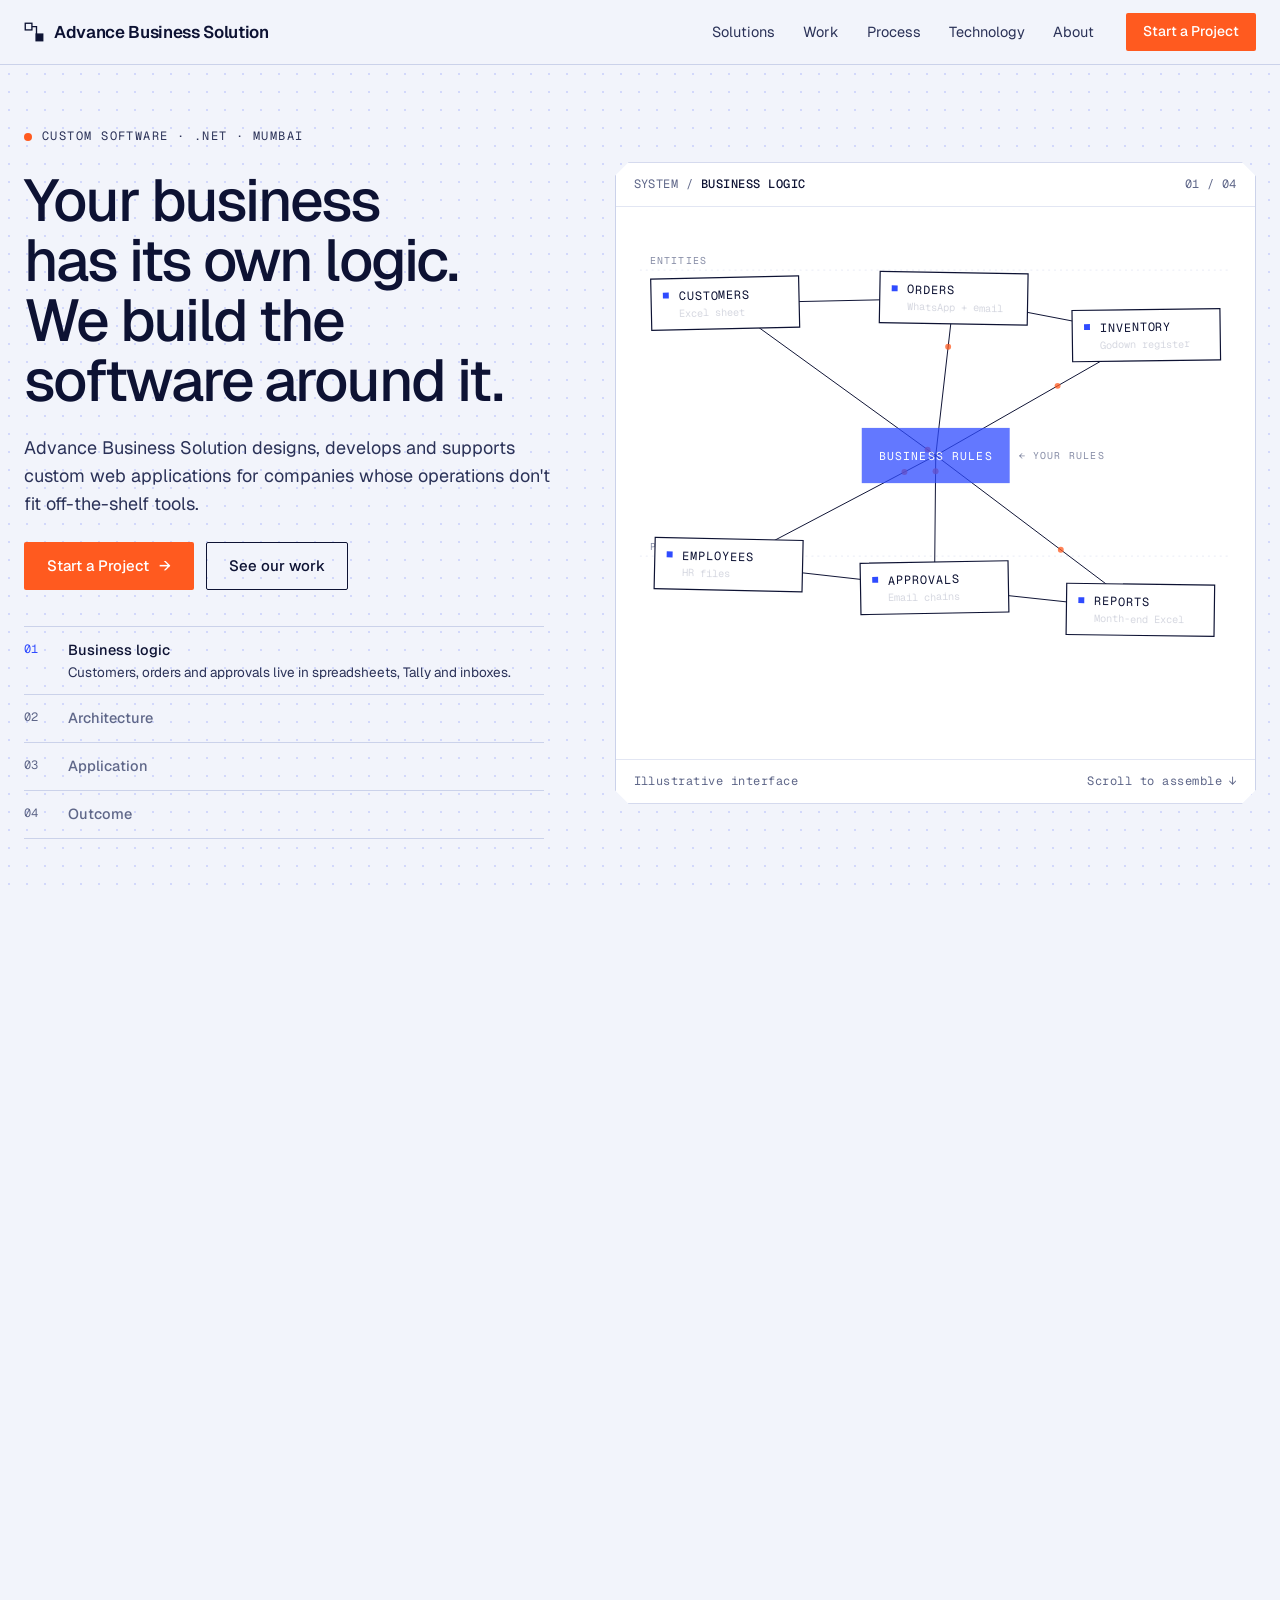
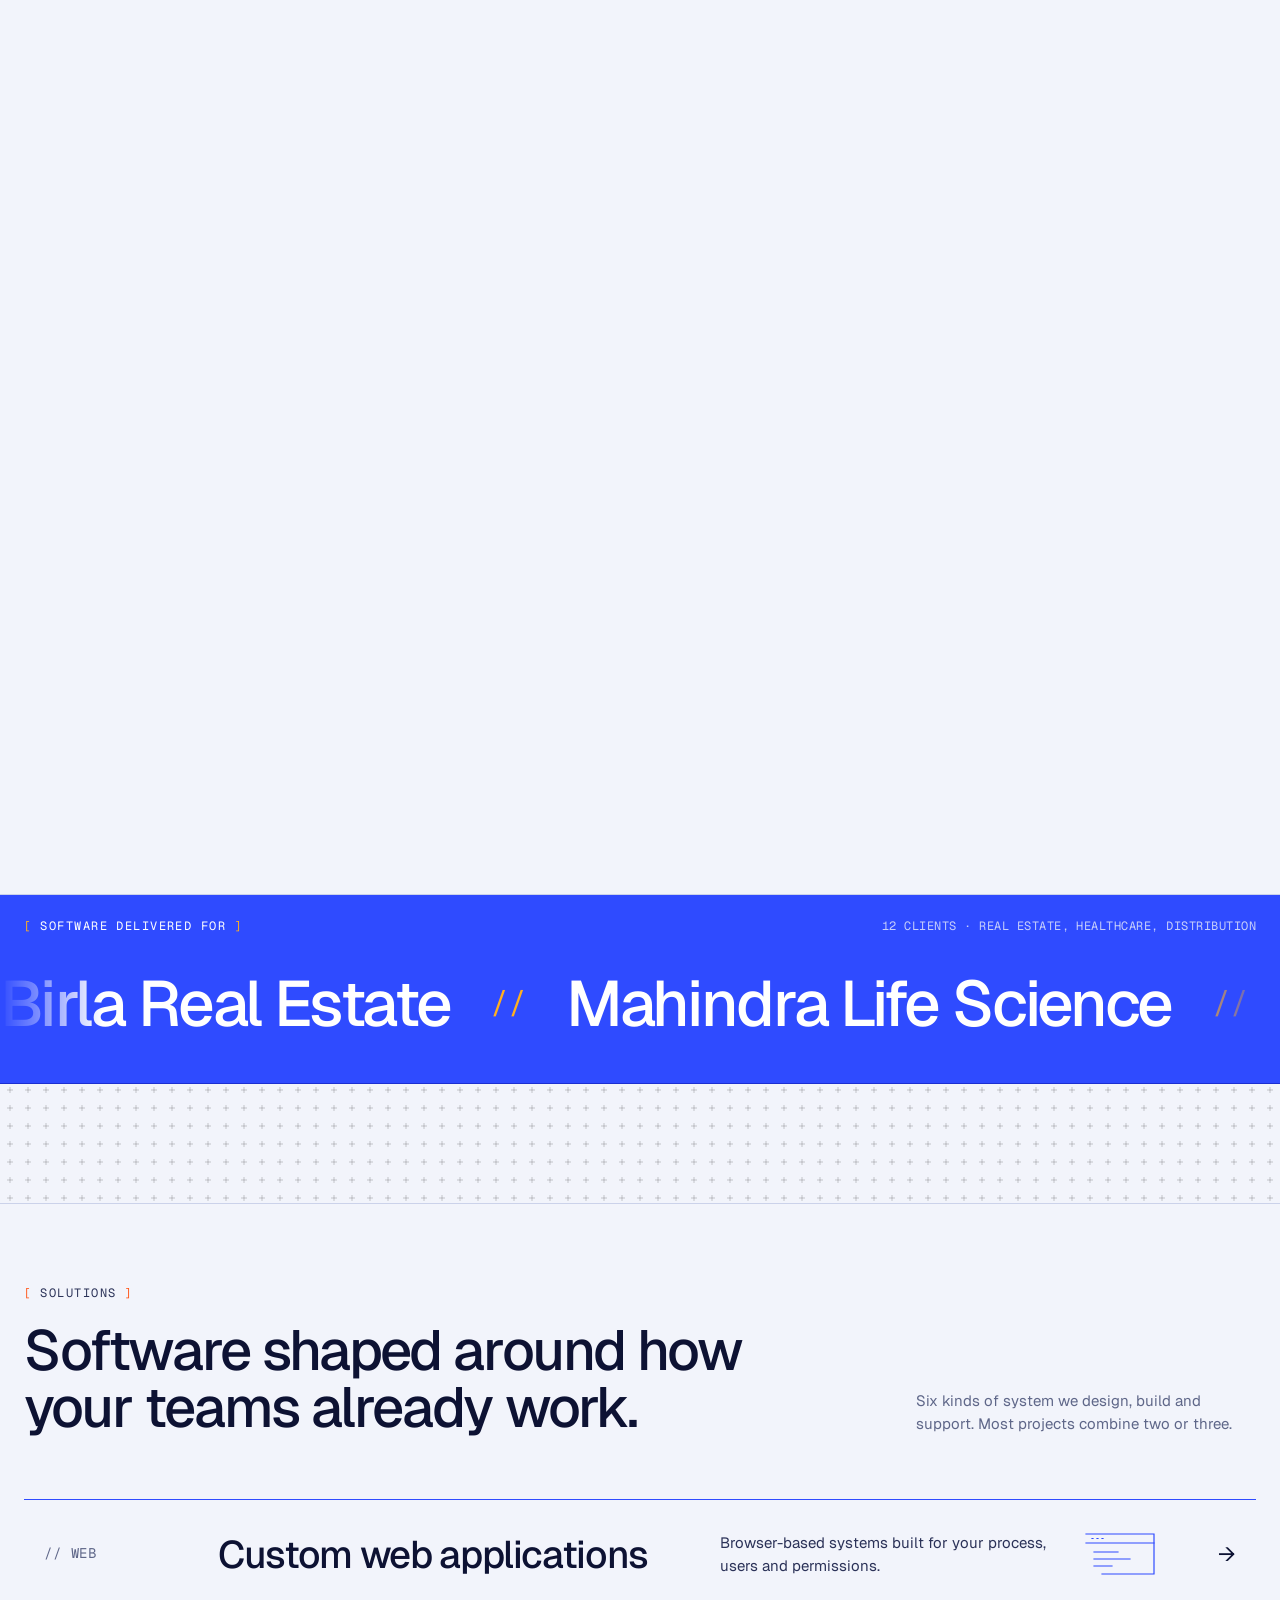
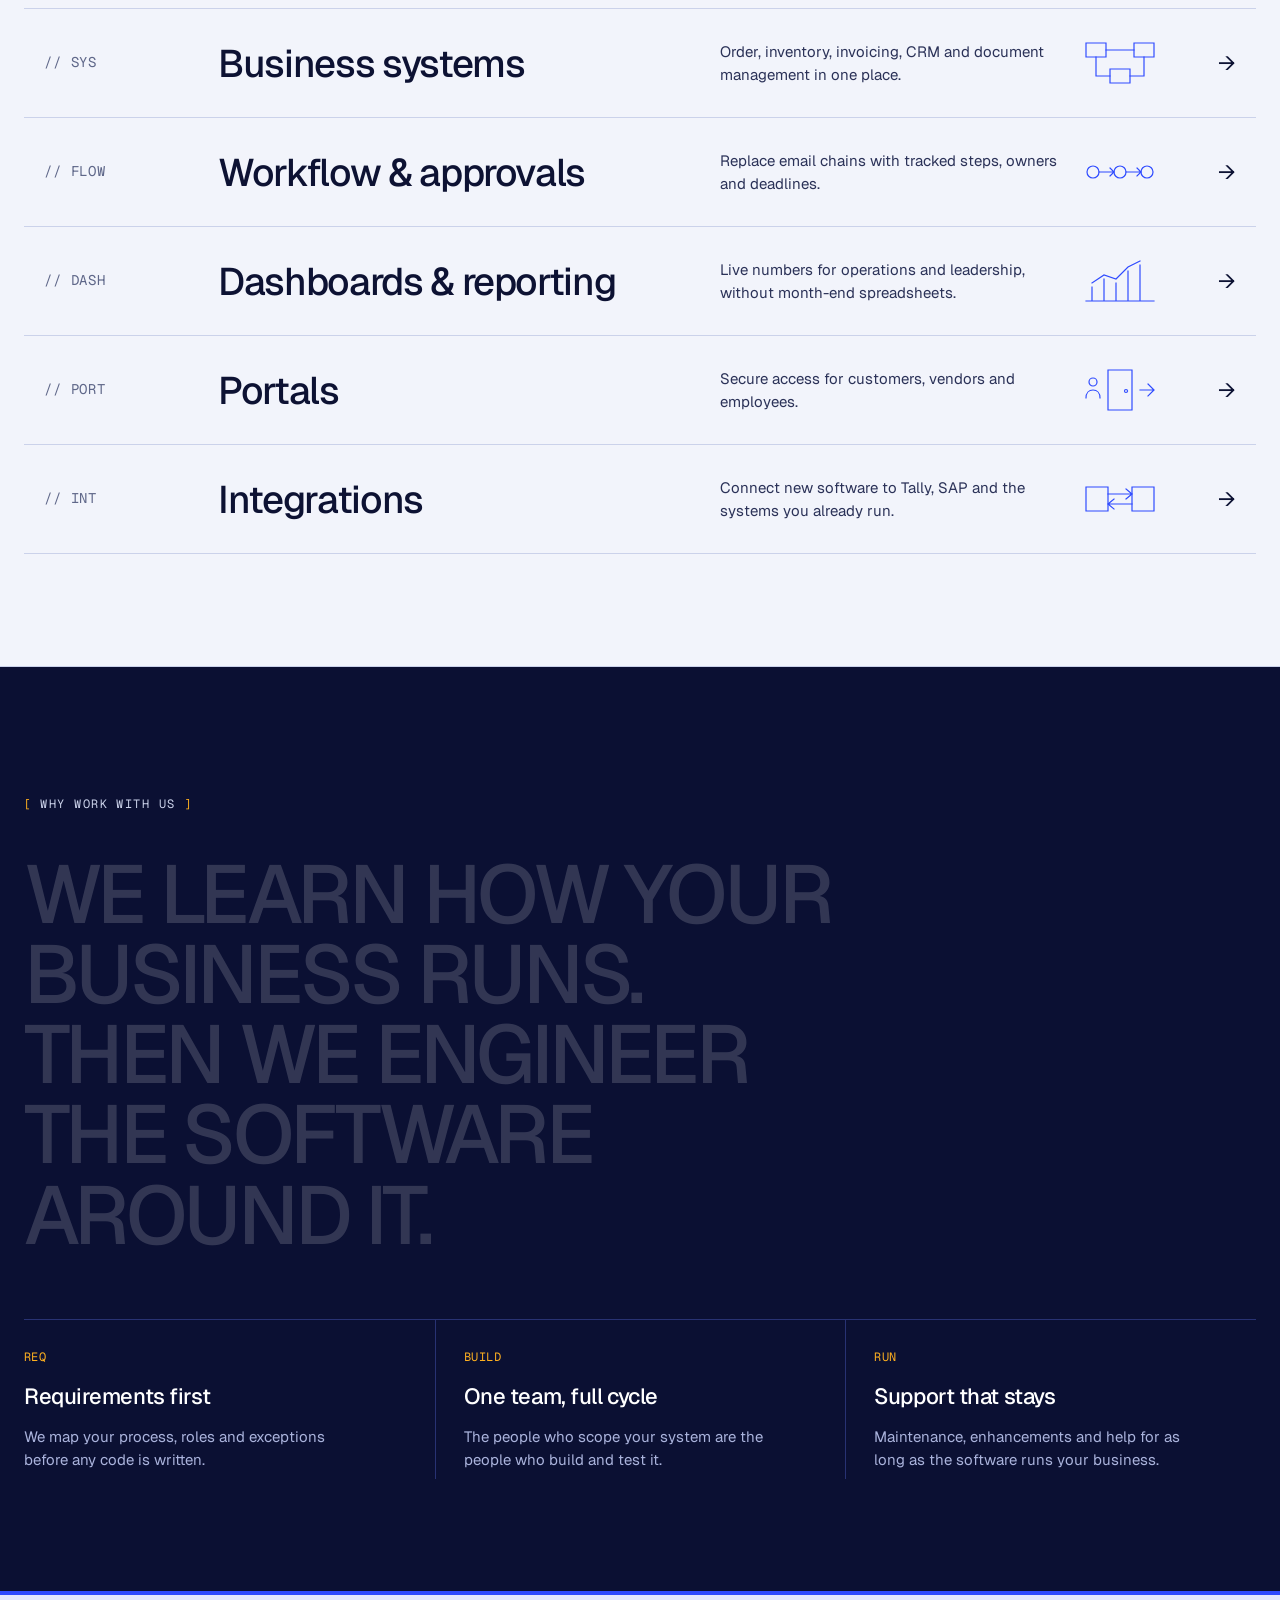
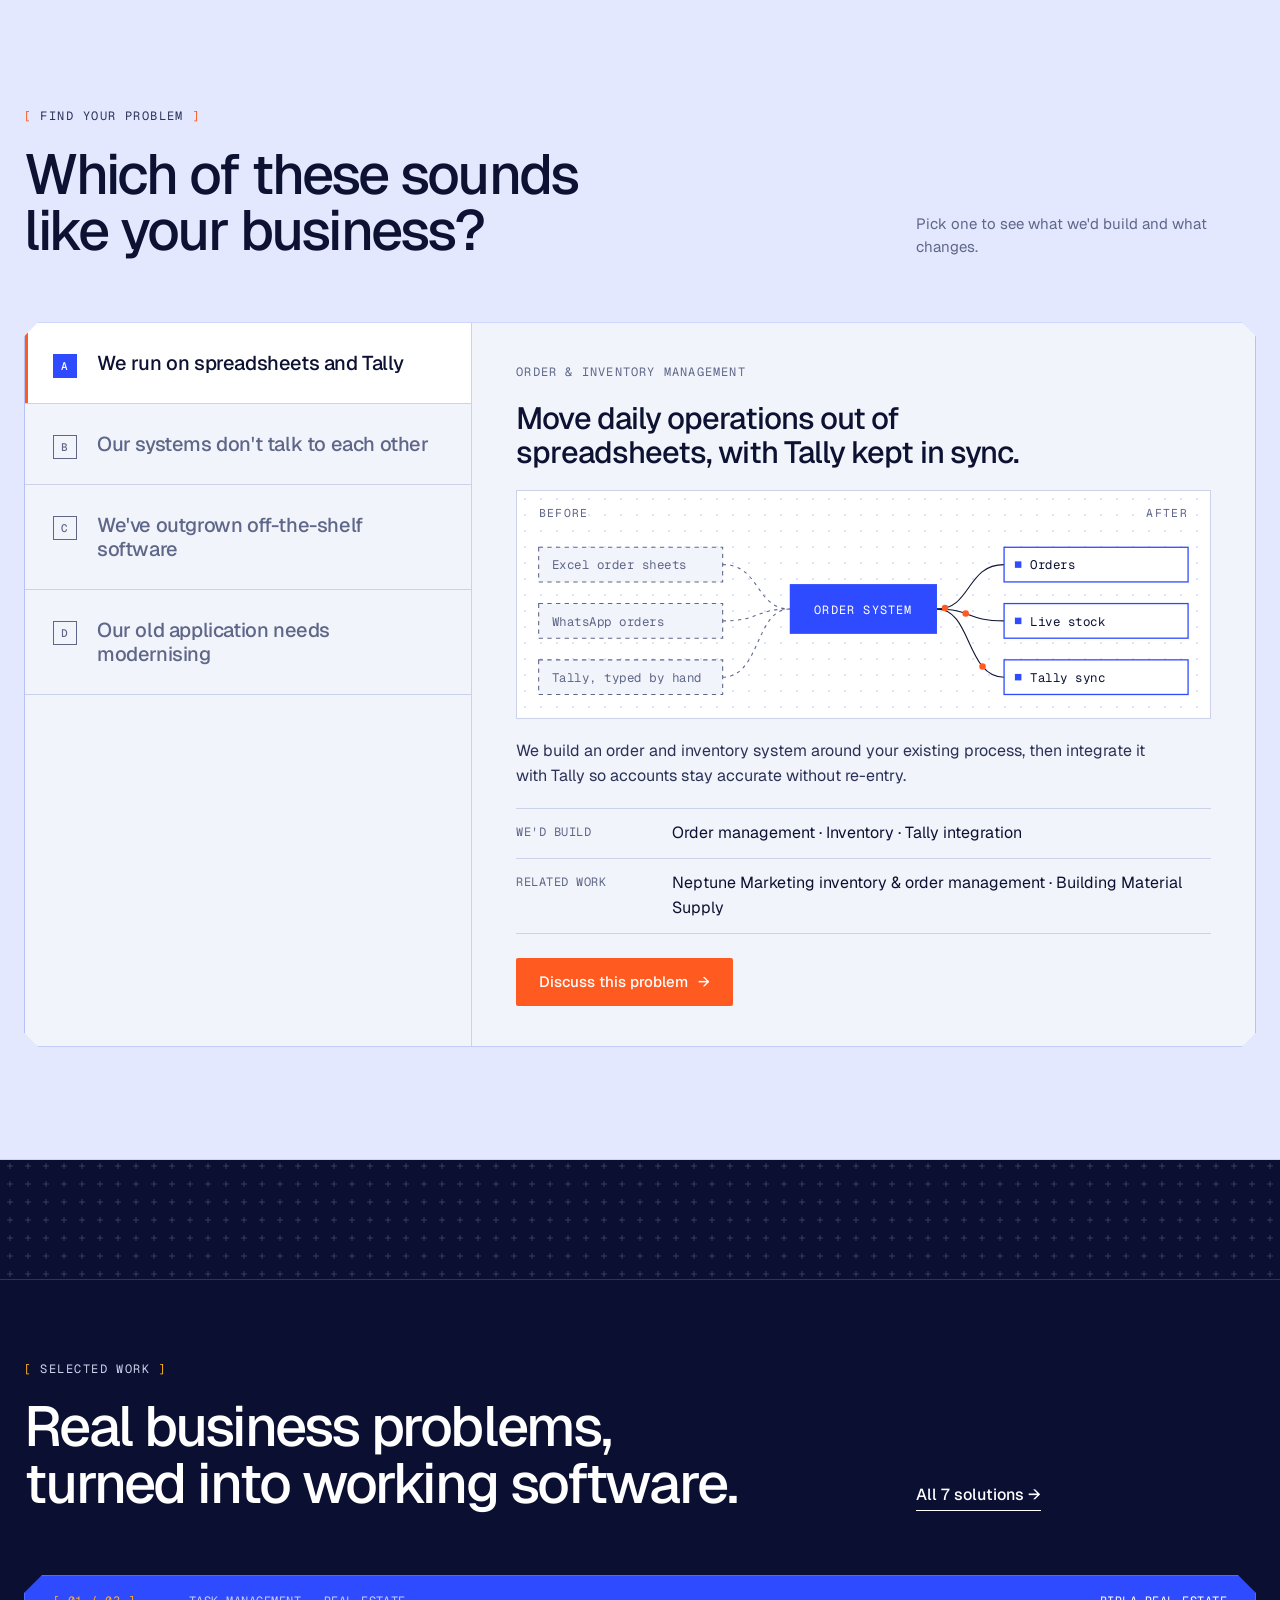
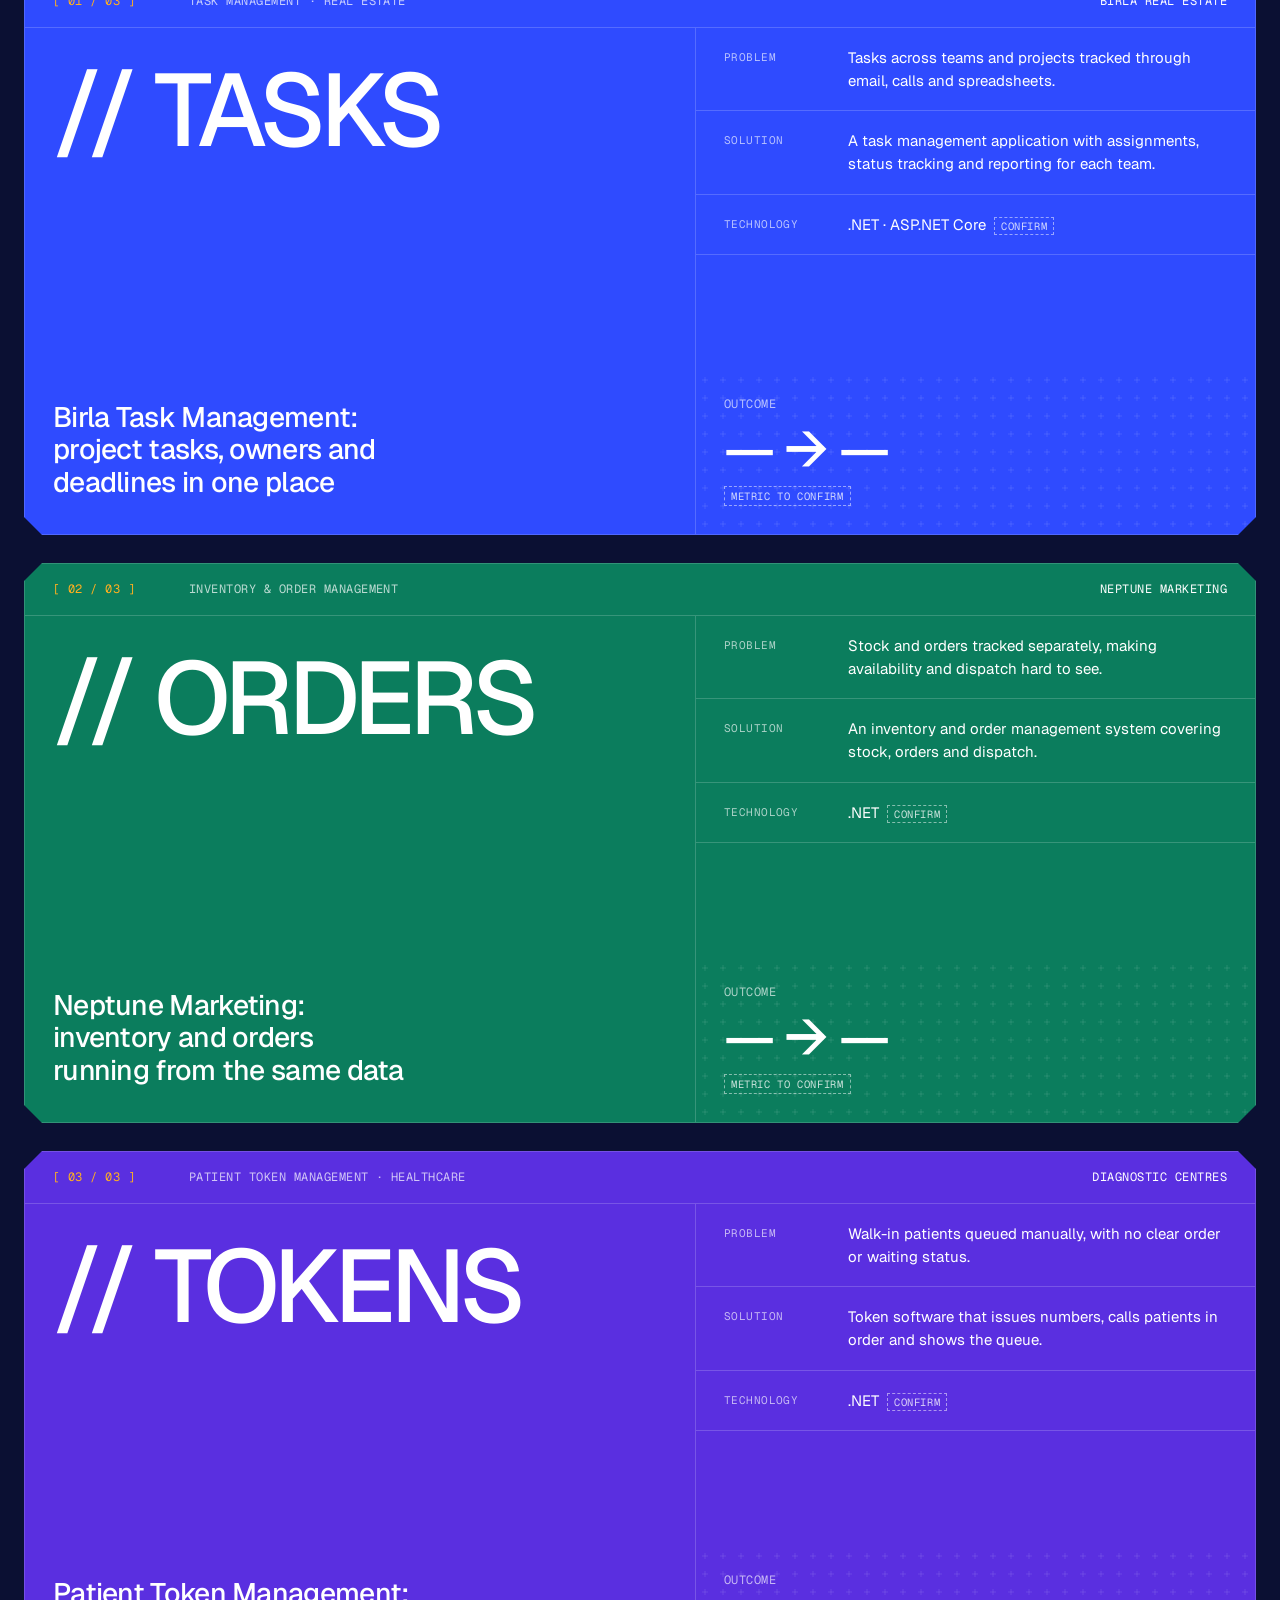
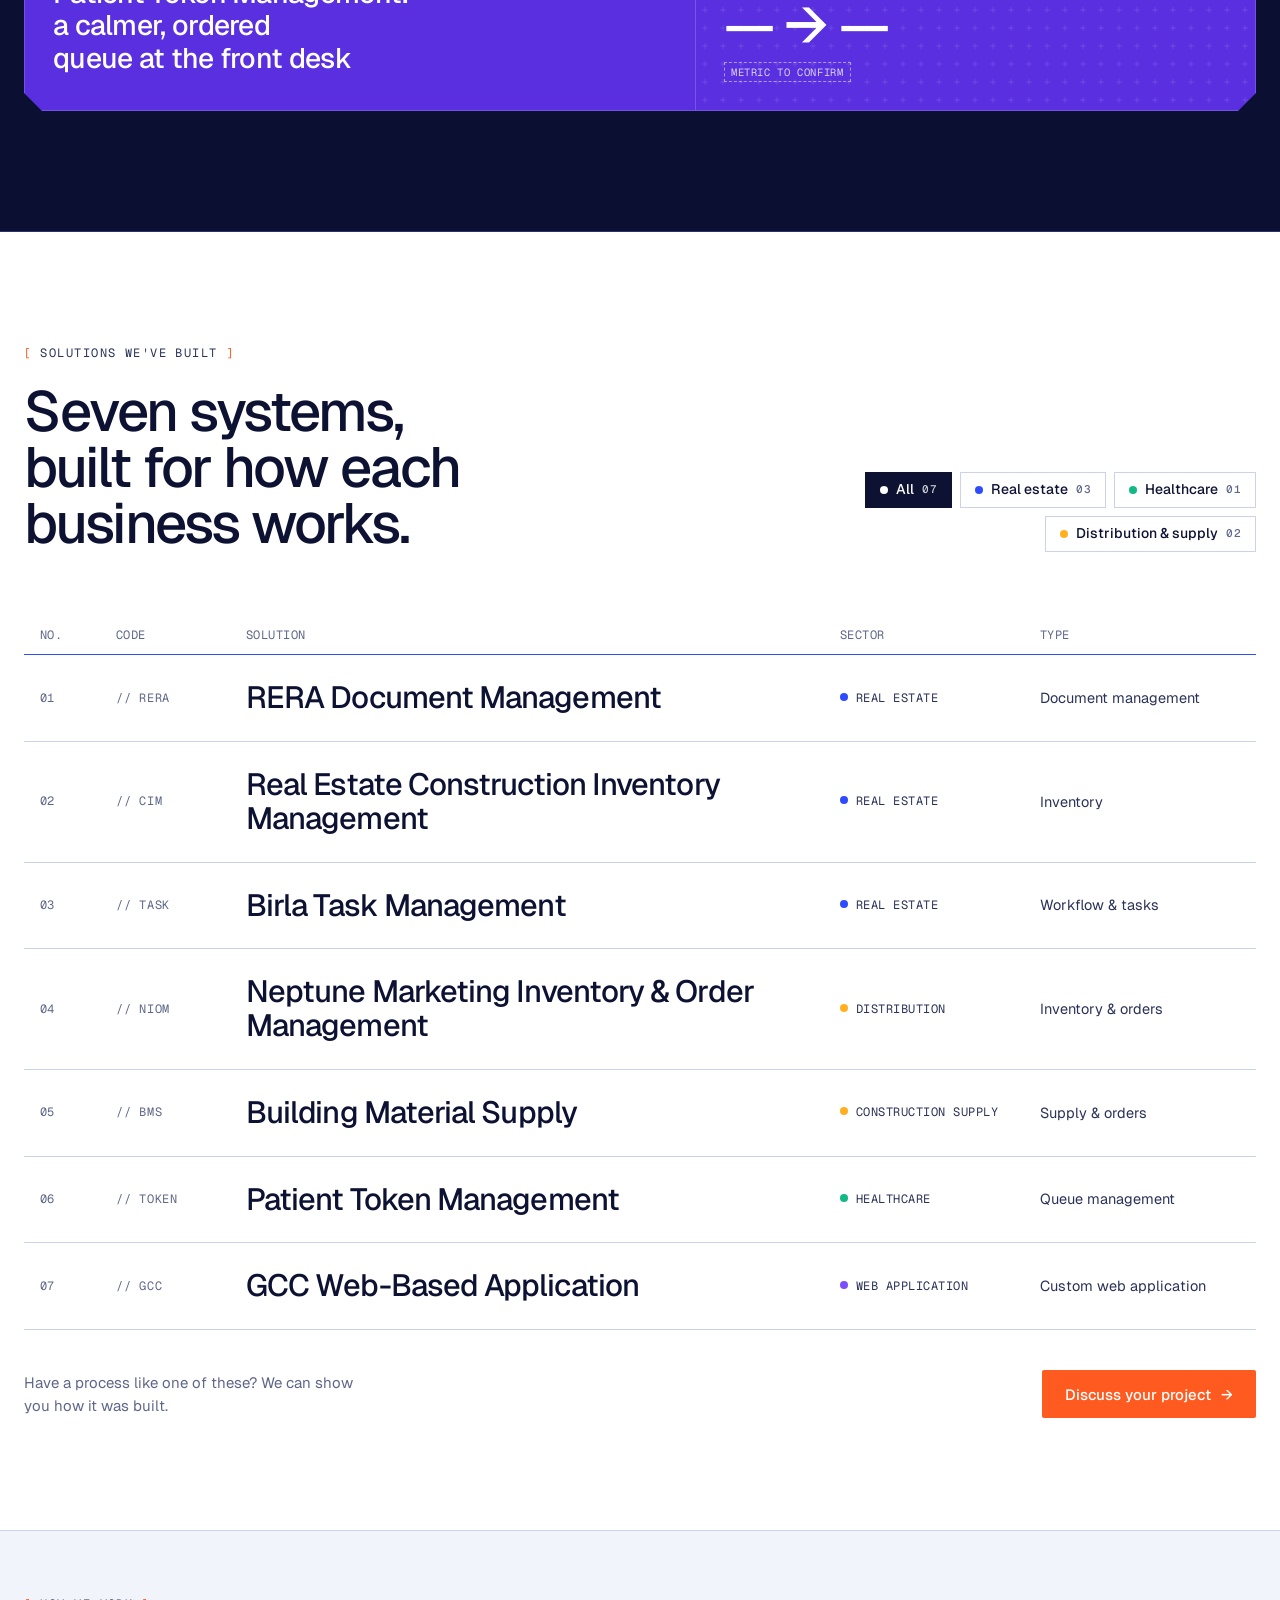
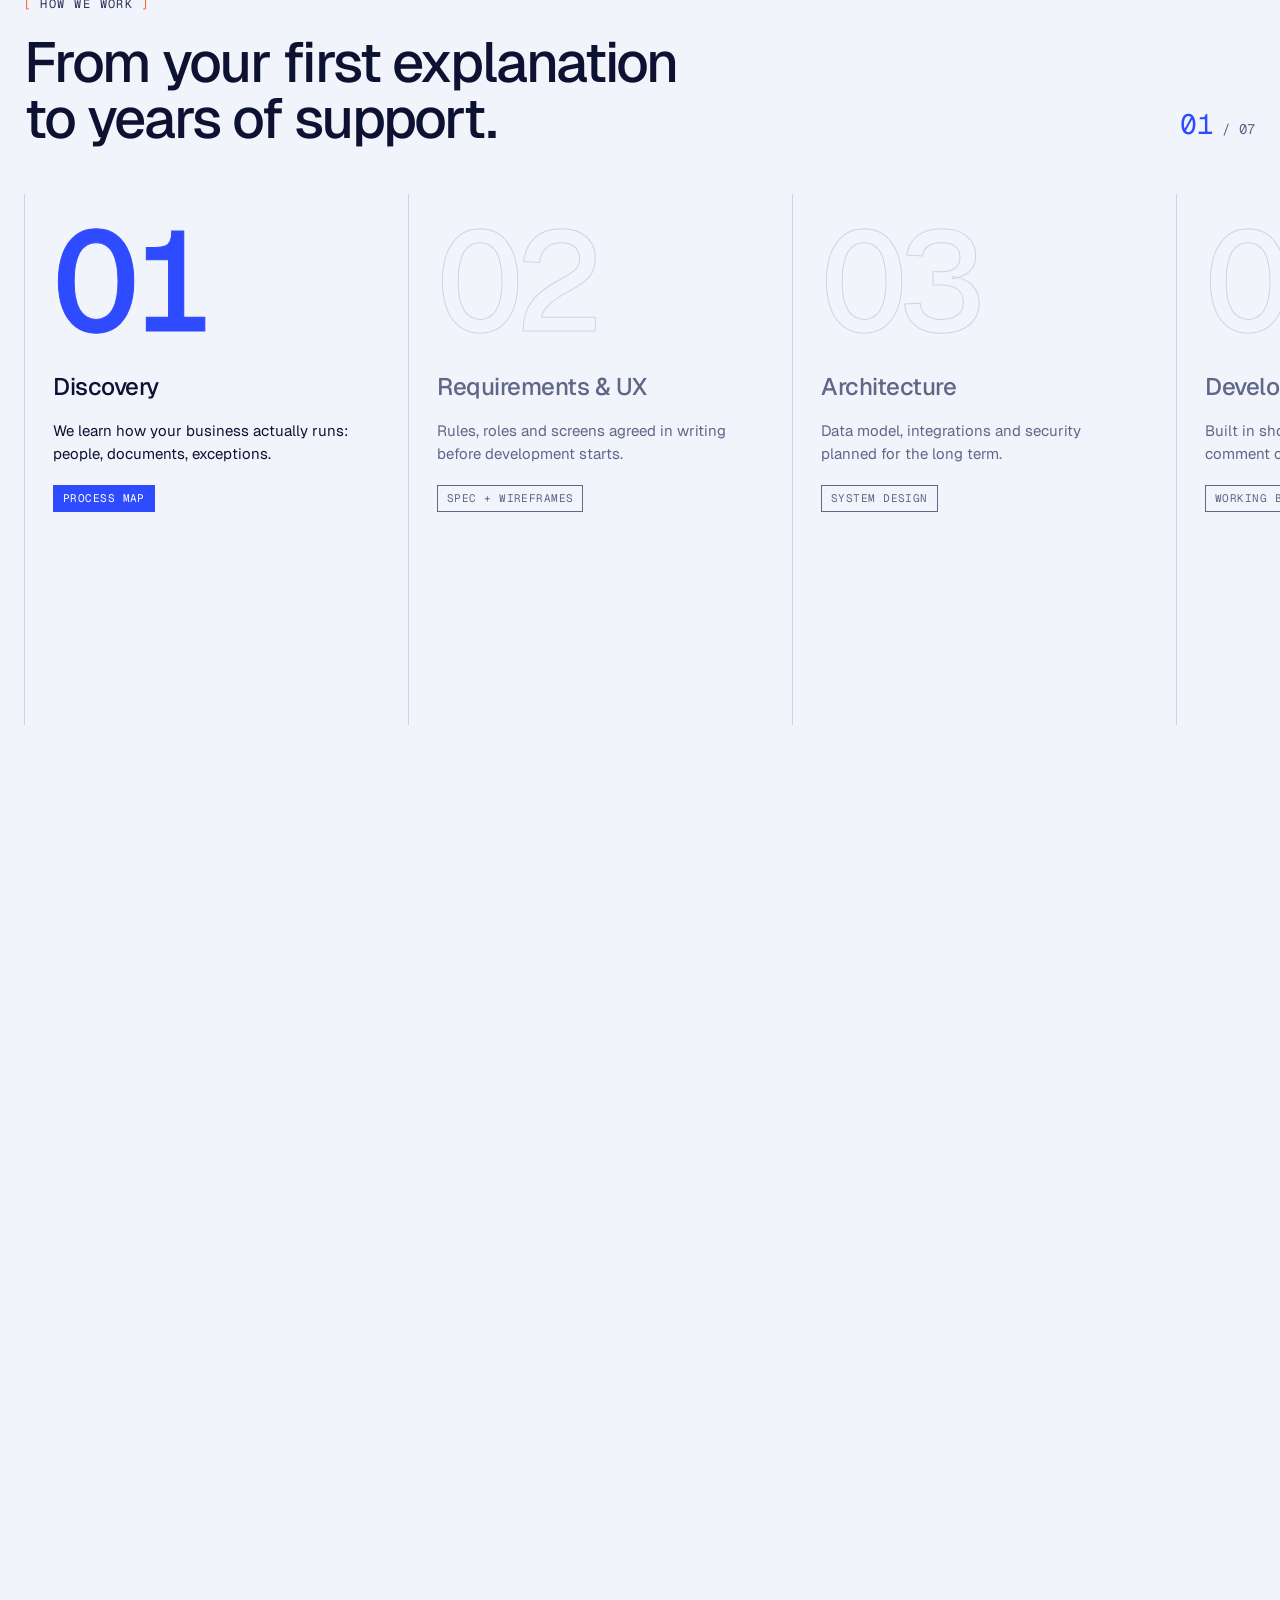
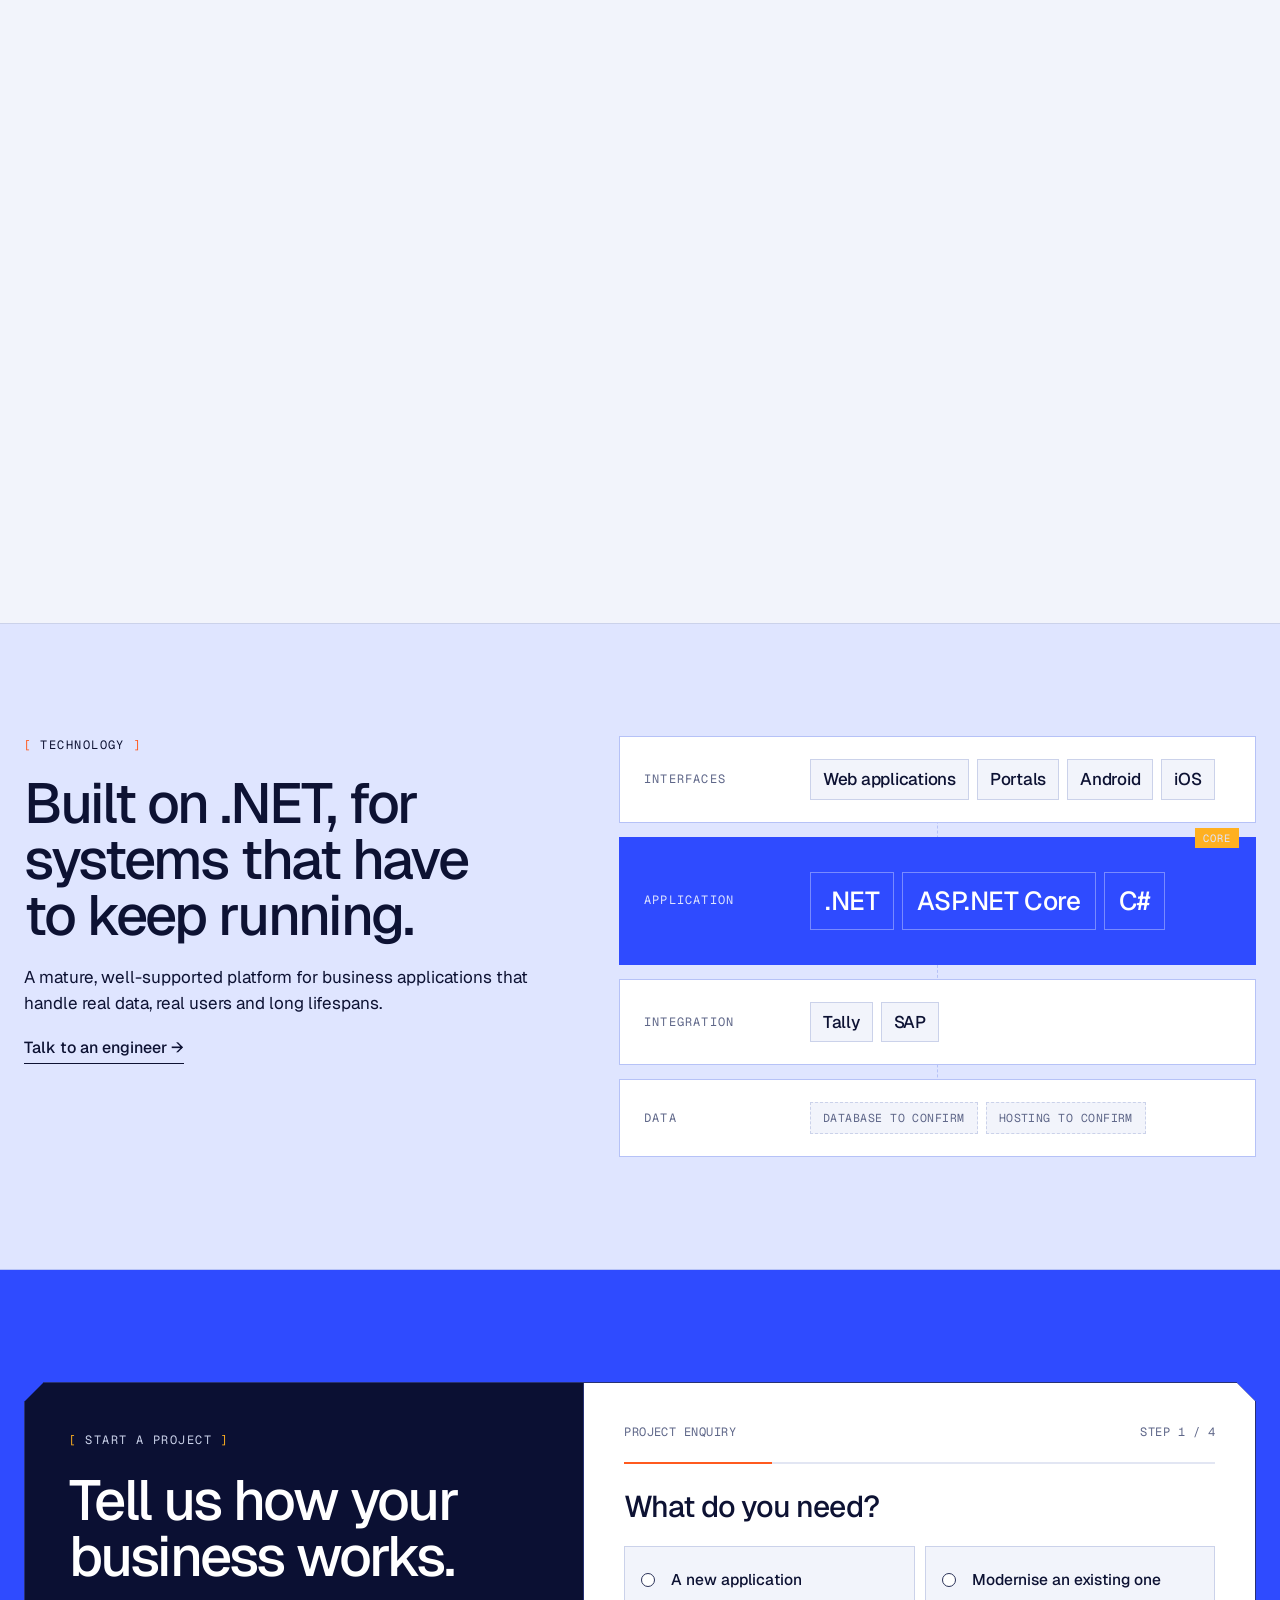
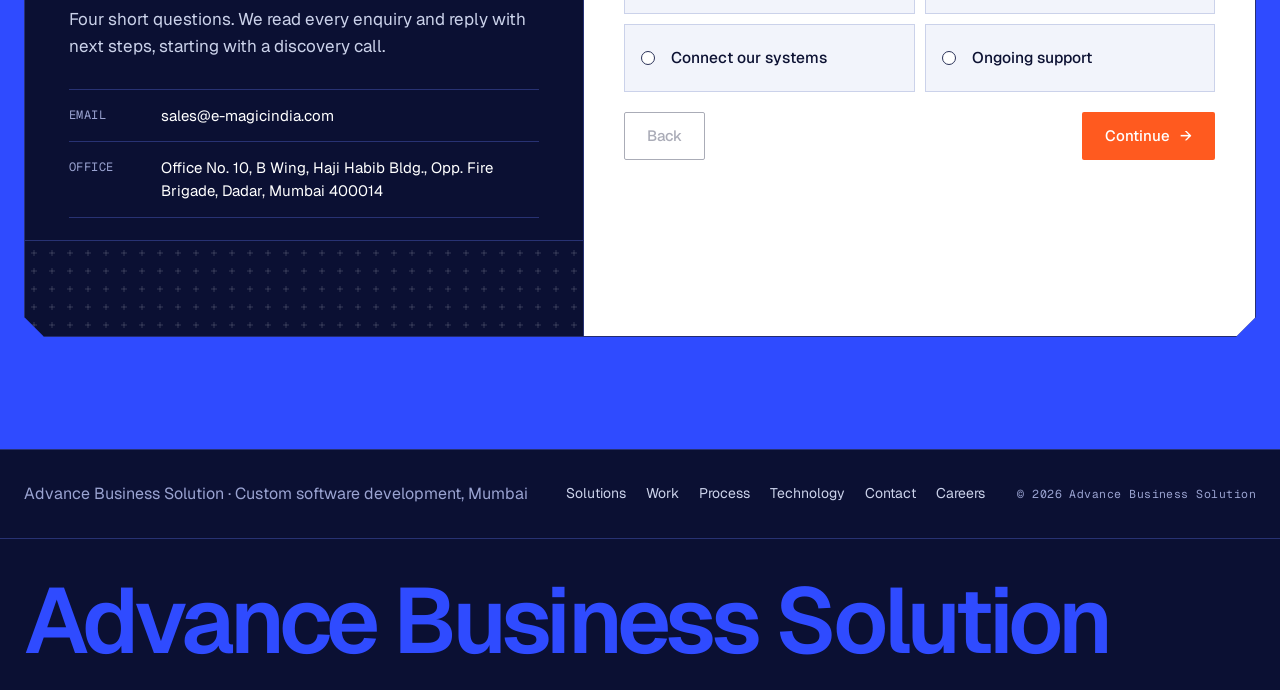
<file: site/index.html>
<!doctype html>
<html lang="en">
<head>
  <meta charset="utf-8">
  <meta name="viewport" content="width=device-width, initial-scale=1, viewport-fit=cover">
  <title>Advance Business Solution — Custom Business Software, Mumbai</title>
  <meta name="description" content="Advance Business Solution designs, builds and supports custom web applications and .NET business systems for companies with complex operations.">
  <link rel="preconnect" href="https://fonts.googleapis.com">
  <link rel="preconnect" href="https://fonts.gstatic.com" crossorigin>
  <link rel="stylesheet" href="https://fonts.googleapis.com/css2?family=Geist:wght@300..700&family=Geist+Mono:wght@400;500&display=swap">
  <link rel="stylesheet" href="styles.css">
</head>
<body>
  <a class="skip" href="#main">Skip to content</a>

  <!-- ============ Header (persistent primary CTA) ============ -->
  <header class="site-header">
    <div class="bar">
      <a class="brand" href="#top" aria-label="Advance Business Solution home">
        <svg class="brand-mark" viewBox="0 0 24 24" aria-hidden="true">
          <rect x="1.5" y="1.5" width="8" height="8"/><rect x="14.5" y="14.5" width="8" height="8"/>
          <path d="M9.5 5.5h5.5v9"/>
        </svg>
        <span class="brand-name">Advance Business Solution</span>
      </a>
      <nav class="nav" aria-label="Primary">
        <a href="#build">Solutions</a>
        <a href="#work">Work</a>
        <a href="#process">Process</a>
        <a href="#technology">Technology</a>
        <a href="#about">About</a>
      </nav>
      <a class="btn btn-accent btn-sm" href="#start">Start a Project</a>
    </div>
  </header>

  <main id="main">

    <!-- ============ 01 Hero — business logic becomes an application ============ -->
    <section class="hero" id="top" aria-labelledby="hero-title">
      <div class="hero-sticky">
        <div class="wrap hero-grid">
          <div class="hero-copy">
            <p class="eyebrow"><span class="live-dot" aria-hidden="true"></span>Custom software · .NET · Mumbai</p>
            <h1 id="hero-title" class="draw">Your business has its own logic. We build the software around it.</h1>
            <p class="lede">Advance Business Solution designs, develops and supports custom web applications for companies whose operations don't fit off-the-shelf tools.</p>
            <div class="cta-row">
              <a class="btn btn-accent" href="#start">Start a Project <span aria-hidden="true">→</span></a>
              <a class="btn btn-ghost" href="#work">See our work</a>
            </div>

            <ol class="stages" aria-label="How a project comes together">
              <li class="is-active"><span class="mono">01</span><div><strong>Business logic</strong><p>Customers, orders and approvals live in spreadsheets, Tally and inboxes.</p></div></li>
              <li><span class="mono">02</span><div><strong>Architecture</strong><p>We map how they relate and design the system around your rules.</p></div></li>
              <li><span class="mono">03</span><div><strong>Application</strong><p>One application your teams use every day.</p></div></li>
              <li><span class="mono">04</span><div><strong>Outcome</strong><p>Fewer hand-offs, clear reports, decisions on time.</p></div></li>
            </ol>
          </div>

          <figure class="system-frame chamfer" aria-hidden="true">
            <div class="frame-head mono">
              <span>SYSTEM / <b id="stage-name">BUSINESS LOGIC</b></span>
              <span id="stage-count">01 / 04</span>
            </div>
            <svg id="system" viewBox="0 0 640 560" role="presentation"></svg>
            <div class="frame-foot mono">
              <span>Illustrative interface</span>
              <button class="replay" id="replay" type="button" hidden>Replay ↺</button>
              <span class="scroll-hint">Scroll to assemble ↓</span>
            </div>
          </figure>
        </div>
      </div>
    </section>

    <!-- ============ Client proof — ticker ============ -->
    <!-- Client list supplied and confirmed by Advance Business Solution. -->
    <section class="ticker" aria-label="Clients">
      <div class="wrap ticker-head">
        <p class="tag">Software delivered for</p>
        <p class="mono muted">12 clients · real estate, healthcare, distribution</p>
      </div>
      <ul class="sr-only">
        <li>Birla Real Estate</li><li>Mahindra Life Science</li><li>Punjabi Chandu Halwai</li><li>Chemie Alliance</li><li>Purohit Trading Company</li><li>New Lakhnow Diagnostics Center</li><li>Hyderabad Diagnostic Center</li><li>Royal Diagnostic Center</li><li>Dr. Nathani Diagnostic Clinic</li><li>Meditrust Diagnostic Center</li><li>SS Medical Center</li><li>Neptune Marketing</li>
      </ul>
      <div class="ticker-track" aria-hidden="true">
        <div class="ticker-row">
          <span>Birla Real Estate</span><i>//</i><span>Mahindra Life Science</span><i>//</i><span>Punjabi Chandu Halwai</span><i>//</i><span>Chemie Alliance</span><i>//</i><span>Purohit Trading Company</span><i>//</i><span>New Lakhnow Diagnostics Center</span><i>//</i><span>Hyderabad Diagnostic Center</span><i>//</i><span>Royal Diagnostic Center</span><i>//</i><span>Dr. Nathani Diagnostic Clinic</span><i>//</i><span>Meditrust Diagnostic Center</span><i>//</i><span>SS Medical Center</span><i>//</i><span>Neptune Marketing</span><i>//</i>
          <span>Birla Real Estate</span><i>//</i><span>Mahindra Life Science</span><i>//</i><span>Punjabi Chandu Halwai</span><i>//</i><span>Chemie Alliance</span><i>//</i><span>Purohit Trading Company</span><i>//</i><span>New Lakhnow Diagnostics Center</span><i>//</i><span>Hyderabad Diagnostic Center</span><i>//</i><span>Royal Diagnostic Center</span><i>//</i><span>Dr. Nathani Diagnostic Clinic</span><i>//</i><span>Meditrust Diagnostic Center</span><i>//</i><span>SS Medical Center</span><i>//</i><span>Neptune Marketing</span><i>//</i>
        </div>
      </div>
    </section>

    <!-- ============ What we build — code rows ============ -->
    <section class="section band-light" id="build" aria-labelledby="build-title">
      <div class="plusgrid" aria-hidden="true"></div>
      <div class="wrap">
        <div class="sec-head split">
          <div>
            <p class="tag">Solutions</p>
            <h2 id="build-title" class="draw">Software shaped around how your teams already work.</h2>
          </div>
          <p class="sec-aside">Six kinds of system we design, build and support. Most projects combine two or three.</p>
        </div>
        <ul class="svc-list">
          <li><a class="svc" href="#start">
            <span class="svc-code mono" data-text="// WEB">// WEB</span>
            <span class="svc-name">Custom web applications</span>
            <span class="svc-desc">Browser-based systems built for your process, users and permissions.</span>
            <svg class="svc-glyph" viewBox="0 0 72 48" aria-hidden="true"><rect x="2" y="4" width="68" height="40"/><path d="M2 13h68M8 8.5h1M13 8.5h1M18 8.5h1M10 22h24M10 29h36M10 36h18"/></svg>
            <span class="svc-go" aria-hidden="true">→</span>
          </a></li>
          <li><a class="svc" href="#start">
            <span class="svc-code mono" data-text="// SYS">// SYS</span>
            <span class="svc-name">Business systems</span>
            <span class="svc-desc">Order, inventory, invoicing, CRM and document management in one place.</span>
            <svg class="svc-glyph" viewBox="0 0 72 48" aria-hidden="true"><rect x="2" y="4" width="20" height="14"/><rect x="50" y="4" width="20" height="14"/><rect x="26" y="30" width="20" height="14"/><path d="M22 11h28M12 18v19h14M60 18v19H46"/></svg>
            <span class="svc-go" aria-hidden="true">→</span>
          </a></li>
          <li><a class="svc" href="#start">
            <span class="svc-code mono" data-text="// FLOW">// FLOW</span>
            <span class="svc-name">Workflow &amp; approvals</span>
            <span class="svc-desc">Replace email chains with tracked steps, owners and deadlines.</span>
            <svg class="svc-glyph" viewBox="0 0 72 48" aria-hidden="true"><circle cx="9" cy="24" r="6"/><circle cx="36" cy="24" r="6"/><circle cx="63" cy="24" r="6"/><path d="M15 24h15M42 24h15M26 20l4 4-4 4M53 20l4 4-4 4"/></svg>
            <span class="svc-go" aria-hidden="true">→</span>
          </a></li>
          <li><a class="svc" href="#start">
            <span class="svc-code mono" data-text="// DASH">// DASH</span>
            <span class="svc-name">Dashboards &amp; reporting</span>
            <span class="svc-desc">Live numbers for operations and leadership, without month-end spreadsheets.</span>
            <svg class="svc-glyph" viewBox="0 0 72 48" aria-hidden="true"><path d="M2 44h68M8 44V30M20 44V22M32 44V26M44 44V14M56 44V8M8 26l12-8 12 4 12-12 12-6"/></svg>
            <span class="svc-go" aria-hidden="true">→</span>
          </a></li>
          <li><a class="svc" href="#start">
            <span class="svc-code mono" data-text="// PORT">// PORT</span>
            <span class="svc-name">Portals</span>
            <span class="svc-desc">Secure access for customers, vendors and employees.</span>
            <svg class="svc-glyph" viewBox="0 0 72 48" aria-hidden="true"><rect x="24" y="4" width="24" height="40"/><circle cx="42" cy="25" r="1.5"/><circle cx="9" cy="16" r="4"/><path d="M2 32c0-5 3-8 7-8s7 3 7 8M56 24h14M64 18l6 6-6 6"/></svg>
            <span class="svc-go" aria-hidden="true">→</span>
          </a></li>
          <li><a class="svc" href="#start">
            <span class="svc-code mono" data-text="// INT">// INT</span>
            <span class="svc-name">Integrations</span>
            <span class="svc-desc">Connect new software to Tally, SAP and the systems you already run.</span>
            <svg class="svc-glyph" viewBox="0 0 72 48" aria-hidden="true"><rect x="2" y="12" width="22" height="24"/><rect x="48" y="12" width="22" height="24"/><path d="M24 19h24M42 14l6 5-6 5M48 29H24M30 24l-6 5 6 5"/></svg>
            <span class="svc-go" aria-hidden="true">→</span>
          </a></li>
        </ul>
      </div>
    </section>

    <!-- ============ Statement — why us ============ -->
    <section class="statement" aria-labelledby="why-title">
      <div class="wrap">
        <p class="tag">Why work with us</p>
        <h2 id="why-title" class="statement-text" data-words>We learn how your business runs. Then we engineer the software around it.</h2>
        <div class="why-grid">
          <div class="why reveal"><span class="mono">REQ</span><h3>Requirements first</h3><p>We map your process, roles and exceptions before any code is written.</p></div>
          <div class="why reveal"><span class="mono">BUILD</span><h3>One team, full cycle</h3><p>The people who scope your system are the people who build and test it.</p></div>
          <div class="why reveal"><span class="mono">RUN</span><h3>Support that stays</h3><p>Maintenance, enhancements and help for as long as the software runs your business.</p></div>
        </div>
      </div>
    </section>

    <!-- ============ Find your problem — the conversion moment ============ -->
    <section class="section problem" id="problem" aria-labelledby="problem-title">
      <div class="wrap">
        <div class="sec-head split">
          <div>
            <p class="tag">Find your problem</p>
            <h2 id="problem-title" class="draw">Which of these sounds like your business?</h2>
          </div>
          <p class="sec-aside">Pick one to see what we'd build and what changes.</p>
        </div>
        <div class="problem-grid chamfer">
          <div class="problem-tabs" role="tablist" aria-label="Business situations">
            <button role="tab" id="tab-0" aria-controls="panel-problem" aria-selected="true" data-i="0"><span class="mono">A</span>We run on spreadsheets and Tally</button>
            <button role="tab" id="tab-1" aria-controls="panel-problem" aria-selected="false" data-i="1" tabindex="-1"><span class="mono">B</span>Our systems don't talk to each other</button>
            <button role="tab" id="tab-2" aria-controls="panel-problem" aria-selected="false" data-i="2" tabindex="-1"><span class="mono">C</span>We've outgrown off-the-shelf software</button>
            <button role="tab" id="tab-3" aria-controls="panel-problem" aria-selected="false" data-i="3" tabindex="-1"><span class="mono">D</span>Our old application needs modernising</button>
          </div>
          <div class="problem-panel" id="panel-problem" role="tabpanel" aria-labelledby="tab-0" aria-live="polite">
            <p class="mono label" id="pp-tag">Order &amp; inventory management</p>
            <h3 id="pp-title">Move daily operations out of spreadsheets, with Tally kept in sync.</h3>
            <svg class="pp-diagram" id="pp-diagram" viewBox="0 0 640 210" role="img" aria-label="Before and after diagram"></svg>
            <p id="pp-body">We build an order and inventory system around your existing process, then integrate it with Tally so accounts stay accurate without re-entry.</p>
            <dl class="pp-spec">
              <div><dt class="mono">We'd build</dt><dd id="pp-build">Order management · Inventory · Tally integration</dd></div>
              <div><dt class="mono">Related work</dt><dd id="pp-work">Neptune Marketing inventory &amp; order management · Building Material Supply</dd></div>
            </dl>
            <a class="btn btn-accent" id="pp-cta" href="#start" data-need="build">Discuss this problem <span aria-hidden="true">→</span></a>
          </div>
        </div>
      </div>
    </section>

    <!-- ============ Case studies — stacking cards ============ -->
    <!-- Featured solutions from Advance Business Solution's list. Problem/solution wording, technology and outcomes to confirm with each client (PRD §18). -->
    <section class="section band-dark" id="work" aria-labelledby="work-title">
      <div class="plusgrid dark" aria-hidden="true"></div>
      <div class="wrap">
        <div class="sec-head split">
          <div>
            <p class="tag">Selected work</p>
            <h2 id="work-title" class="draw">Real business problems, turned into working software.</h2>
          </div>
          <a class="link-arrow" href="#portfolio">All 7 solutions →</a>
        </div>
        <div class="stack">
          <article class="scard chamfer">
            <div class="scard-top mono"><span>[ 01 / 03 ]</span><span>Task management · Real estate</span><span>Birla Real Estate</span></div>
            <div class="scard-body">
              <div class="scard-lead">
                <p class="scard-code">// TASKS</p>
                <h3>Birla Task Management: project tasks, owners and deadlines in one place</h3>
              </div>
              <div class="scard-detail">
                <dl class="scard-flow">
                  <div><dt class="mono">Problem</dt><dd>Tasks across teams and projects tracked through email, calls and spreadsheets.</dd></div>
                  <div><dt class="mono">Solution</dt><dd>A task management application with assignments, status tracking and reporting for each team.</dd></div>
                  <div><dt class="mono">Technology</dt><dd>.NET · ASP.NET Core <span class="tbc">confirm</span></dd></div>
                </dl>
                <div class="scard-metric"><span class="mono">Outcome</span><strong>— → —</strong><span class="tbc">metric to confirm</span></div>
              </div>
            </div>
          </article>
          <article class="scard chamfer">
            <div class="scard-top mono"><span>[ 02 / 03 ]</span><span>Inventory &amp; order management</span><span>Neptune Marketing</span></div>
            <div class="scard-body">
              <div class="scard-lead">
                <p class="scard-code">// ORDERS</p>
                <h3>Neptune Marketing: inventory and orders running from the same data</h3>
              </div>
              <div class="scard-detail">
                <dl class="scard-flow">
                  <div><dt class="mono">Problem</dt><dd>Stock and orders tracked separately, making availability and dispatch hard to see.</dd></div>
                  <div><dt class="mono">Solution</dt><dd>An inventory and order management system covering stock, orders and dispatch.</dd></div>
                  <div><dt class="mono">Technology</dt><dd>.NET <span class="tbc">confirm</span></dd></div>
                </dl>
                <div class="scard-metric"><span class="mono">Outcome</span><strong>— → —</strong><span class="tbc">metric to confirm</span></div>
              </div>
            </div>
          </article>
          <article class="scard chamfer">
            <div class="scard-top mono"><span>[ 03 / 03 ]</span><span>Patient token management · Healthcare</span><span>Diagnostic centres</span></div>
            <div class="scard-body">
              <div class="scard-lead">
                <p class="scard-code">// TOKENS</p>
                <h3>Patient Token Management: a calmer, ordered queue at the front desk</h3>
              </div>
              <div class="scard-detail">
                <dl class="scard-flow">
                  <div><dt class="mono">Problem</dt><dd>Walk-in patients queued manually, with no clear order or waiting status.</dd></div>
                  <div><dt class="mono">Solution</dt><dd>Token software that issues numbers, calls patients in order and shows the queue.</dd></div>
                  <div><dt class="mono">Technology</dt><dd>.NET <span class="tbc">confirm</span></dd></div>
                </dl>
                <div class="scard-metric"><span class="mono">Outcome</span><strong>— → —</strong><span class="tbc">metric to confirm</span></div>
              </div>
            </div>
          </article>
        </div>
      </div>
    </section>

    <!-- ============ Solutions index — filterable list ============ -->
    <section class="section band-light" id="portfolio" aria-labelledby="portfolio-title">
      <div class="wrap">
        <div class="sec-head split">
          <div>
            <p class="tag">Solutions we've built</p>
            <h2 id="portfolio-title" class="draw">Seven systems, built for how each business works.</h2>
          </div>
          <div class="sol-filter" role="group" aria-label="Filter by sector">
            <button type="button" class="chip-btn is-on" data-filter="all" aria-pressed="true">All <span class="mono">07</span></button>
            <button type="button" class="chip-btn" data-filter="real-estate" aria-pressed="false">Real estate <span class="mono">03</span></button>
            <button type="button" class="chip-btn" data-filter="healthcare" aria-pressed="false">Healthcare <span class="mono">01</span></button>
            <button type="button" class="chip-btn" data-filter="distribution" aria-pressed="false">Distribution &amp; supply <span class="mono">02</span></button>
          </div>
        </div>
        <div class="sol-head mono" aria-hidden="true"><span>No.</span><span>Code</span><span>Solution</span><span>Sector</span><span>Type</span></div>
        <ul class="sol-list" id="sol-list">
          <li class="sol" data-sector="real-estate"><span class="mono sol-n">01</span><span class="mono sol-code">// RERA</span><span class="sol-name">RERA Document Management</span><span class="sol-sector mono">Real estate</span><span class="sol-type">Document management</span></li>
          <li class="sol" data-sector="real-estate"><span class="mono sol-n">02</span><span class="mono sol-code">// CIM</span><span class="sol-name">Real Estate Construction Inventory Management</span><span class="sol-sector mono">Real estate</span><span class="sol-type">Inventory</span></li>
          <li class="sol" data-sector="real-estate"><span class="mono sol-n">03</span><span class="mono sol-code">// TASK</span><span class="sol-name">Birla Task Management</span><span class="sol-sector mono">Real estate</span><span class="sol-type">Workflow &amp; tasks</span></li>
          <li class="sol" data-sector="distribution"><span class="mono sol-n">04</span><span class="mono sol-code">// NIOM</span><span class="sol-name">Neptune Marketing Inventory &amp; Order Management</span><span class="sol-sector mono">Distribution</span><span class="sol-type">Inventory &amp; orders</span></li>
          <li class="sol" data-sector="distribution"><span class="mono sol-n">05</span><span class="mono sol-code">// BMS</span><span class="sol-name">Building Material Supply</span><span class="sol-sector mono">Construction supply</span><span class="sol-type">Supply &amp; orders</span></li>
          <li class="sol" data-sector="healthcare"><span class="mono sol-n">06</span><span class="mono sol-code">// TOKEN</span><span class="sol-name">Patient Token Management</span><span class="sol-sector mono">Healthcare</span><span class="sol-type">Queue management</span></li>
          <li class="sol" data-sector="other"><span class="mono sol-n">07</span><span class="mono sol-code">// GCC</span><span class="sol-name">GCC Web-Based Application</span><span class="sol-sector mono">Web application</span><span class="sol-type">Custom web application</span></li>
        </ul>
        <div class="sol-foot">
          <p class="sec-aside">Have a process like one of these? We can show you how it was built.</p>
          <a class="btn btn-accent" href="#start">Discuss your project <span aria-hidden="true">→</span></a>
        </div>
      </div>
    </section>

    <!-- ============ How we work — pinned horizontal track ============ -->
    <section class="process" id="process" aria-labelledby="process-title">
      <div class="hpin">
        <div class="hpin-sticky">
          <div class="wrap hpin-head">
            <div>
              <p class="tag">How we work</p>
              <h2 id="process-title" class="draw">From your first explanation to years of support.</h2>
            </div>
            <p class="mono hpin-count"><span id="hstep-now">01</span> / 07</p>
          </div>
          <ol class="htrack" id="htrack">
            <li class="hstep"><span class="hnum">01</span><h3>Discovery</h3><p>We learn how your business actually runs: people, documents, exceptions.</p><span class="mono out">Process map</span></li>
            <li class="hstep"><span class="hnum">02</span><h3>Requirements &amp; UX</h3><p>Rules, roles and screens agreed in writing before development starts.</p><span class="mono out">Spec + wireframes</span></li>
            <li class="hstep"><span class="hnum">03</span><h3>Architecture</h3><p>Data model, integrations and security planned for the long term.</p><span class="mono out">System design</span></li>
            <li class="hstep"><span class="hnum">04</span><h3>Development</h3><p>Built in short cycles you can see, use and comment on.</p><span class="mono out">Working builds</span></li>
            <li class="hstep"><span class="hnum">05</span><h3>Testing</h3><p>Checked against your real cases, data and edge conditions.</p><span class="mono out">Test report</span></li>
            <li class="hstep"><span class="hnum">06</span><h3>Deployment</h3><p>Rolled out with data migration and training for each team.</p><span class="mono out">Go-live</span></li>
            <li class="hstep"><span class="hnum">07</span><h3>Support</h3><p>Maintained and improved as your business grows.</p><span class="mono out">Ongoing</span></li>
          </ol>
          <div class="wrap"><div class="rail" aria-hidden="true"><span class="rail-fill" id="rail-fill"></span></div></div>
        </div>
      </div>
    </section>

    <!-- ============ Technology — layered stack ============ -->
    <!-- Only technologies listed here should be ones the team has verified (PRD §8.06). -->
    <section class="section band-mid" id="technology" aria-labelledby="tech-title">
      <div class="wrap tech-grid">
        <div class="sec-head">
          <p class="tag">Technology</p>
          <h2 id="tech-title" class="draw">Built on .NET, for systems that have to keep running.</h2>
          <p class="sec-lede">A mature, well-supported platform for business applications that handle real data, real users and long lifespans.</p>
          <a class="link-arrow" href="#start">Talk to an engineer →</a>
        </div>
        <div class="layers" aria-label="Technology stack">
          <div class="layer reveal"><span class="mono">INTERFACES</span><ul><li>Web applications</li><li>Portals</li><li>Android</li><li>iOS</li></ul></div>
          <div class="layer core reveal"><span class="mono">APPLICATION</span><ul><li>.NET</li><li>ASP.NET Core</li><li>C#</li></ul><span class="core-tag mono">Core</span></div>
          <div class="layer reveal"><span class="mono">INTEGRATION</span><ul><li>Tally</li><li>SAP</li></ul></div>
          <div class="layer reveal"><span class="mono">DATA</span><ul><li class="tbc-li">Database to confirm</li><li class="tbc-li">Hosting to confirm</li></ul></div>
        </div>
      </div>
    </section>

    <!-- ============ Final CTA + qualifying form ============ -->
    <section class="start" id="start" aria-labelledby="start-title">
      <div class="wrap">
        <div class="start-panel chamfer">
          <div class="start-copy" id="about">
            <p class="tag">Start a project</p>
            <h2 id="start-title" class="draw">Tell us how your business works.</h2>
            <p class="sec-lede">Four short questions. We read every enquiry and reply with next steps, starting with a discovery call.</p>
            <dl class="contact">
              <div><dt class="mono">Email</dt><dd>sales@e-magicindia.com</dd></div>
              <div><dt class="mono">Office</dt><dd>Office No. 10, B Wing, Haji Habib Bldg., Opp. Fire Brigade, Dadar, Mumbai 400014</dd></div>
            </dl>
            <div class="plusgrid dark mini" aria-hidden="true"></div>
          </div>

          <form class="enquiry" id="enquiry" novalidate>
            <div class="form-head mono"><span>Project enquiry</span><span id="step-count">Step 1 / 4</span></div>
            <div class="form-progress" aria-hidden="true"><span id="form-bar"></span></div>

            <fieldset class="fstep is-active" data-step="1">
              <legend>What do you need?</legend>
              <div class="choices">
                <label><input type="radio" name="need" id="need-build" value="build" required><span>A new application</span></label>
                <label><input type="radio" name="need" id="need-modern" value="modernise"><span>Modernise an existing one</span></label>
                <label><input type="radio" name="need" id="need-int" value="integrate"><span>Connect our systems</span></label>
                <label><input type="radio" name="need" id="need-support" value="support"><span>Ongoing support</span></label>
              </div>
            </fieldset>

            <fieldset class="fstep" data-step="2">
              <legend>What do you use today?</legend>
              <div class="choices">
                <label><input type="checkbox" name="today" id="today-excel" value="excel"><span>Excel / Google Sheets</span></label>
                <label><input type="checkbox" name="today" id="today-tally" value="tally"><span>Tally</span></label>
                <label><input type="checkbox" name="today" id="today-sap" value="sap"><span>SAP</span></label>
                <label><input type="checkbox" name="today" id="today-other" value="other"><span>Another application</span></label>
              </div>
            </fieldset>

            <fieldset class="fstep" data-step="3">
              <legend>When do you want to start?</legend>
              <div class="choices">
                <label><input type="radio" name="when" id="when-now" value="now" required><span>Within a month</span></label>
                <label><input type="radio" name="when" id="when-q" value="quarter"><span>In 1–3 months</span></label>
                <label><input type="radio" name="when" id="when-later" value="later"><span>Later this year</span></label>
                <label><input type="radio" name="when" id="when-explore" value="exploring"><span>Just exploring</span></label>
              </div>
              <label class="field"><span class="mono">Budget range (optional)</span>
                <select id="budget" name="budget">
                  <option value="">Prefer not to say</option>
                  <option>Under ₹5 lakh</option>
                  <option>₹5–15 lakh</option>
                  <option>₹15–50 lakh</option>
                  <option>Above ₹50 lakh</option>
                </select>
              </label>
            </fieldset>

            <fieldset class="fstep" data-step="4">
              <legend>How do we reach you?</legend>
              <div class="fields">
                <label class="field"><span class="mono">Name</span><input id="f-name" name="name" autocomplete="name" required></label>
                <label class="field"><span class="mono">Company</span><input id="f-company" name="company" autocomplete="organization" required></label>
                <label class="field"><span class="mono">Work email</span><input id="f-email" name="email" type="email" autocomplete="email" required></label>
                <label class="field"><span class="mono">Phone</span><input id="f-phone" name="phone" type="tel" autocomplete="tel"></label>
              </div>
            </fieldset>

            <div class="fdone" id="form-done" hidden>
              <p class="mono label">Received</p>
              <h3>Thanks. Here's what happens next.</h3>
              <ol>
                <li>We review your answers and reply by email.</li>
                <li>We schedule a discovery call to understand your process.</li>
                <li>You receive a written scope and approach.</li>
              </ol>
              <p class="proto-note mono">Prototype: this form is not connected to email yet.</p>
            </div>

            <p class="form-error" id="form-error" role="alert"></p>
            <div class="form-nav" id="form-nav">
              <button type="button" class="btn btn-ghost" id="f-back" disabled>Back</button>
              <button type="submit" class="btn btn-accent" id="f-next">Continue <span aria-hidden="true">→</span></button>
            </div>
          </form>
        </div>
      </div>
    </section>
  </main>

  <footer class="site-footer">
    <div class="wrap foot-grid">
      <p class="muted">Advance Business Solution · Custom software development, Mumbai</p>
      <nav class="foot-links" aria-label="Footer">
        <a href="#build">Solutions</a><a href="#work">Work</a><a href="#process">Process</a><a href="#technology">Technology</a><a href="#start">Contact</a><a href="#start">Careers</a>
      </nav>
      <p class="mono muted small">© <span id="year">2026</span> Advance Business Solution</p>
    </div>
    <div class="wrap"><p class="wordmark draw" aria-hidden="true">Advance Business Solution</p></div>
  </footer>

  <script src="main.js" defer></script>
</body>
</html>
</file>
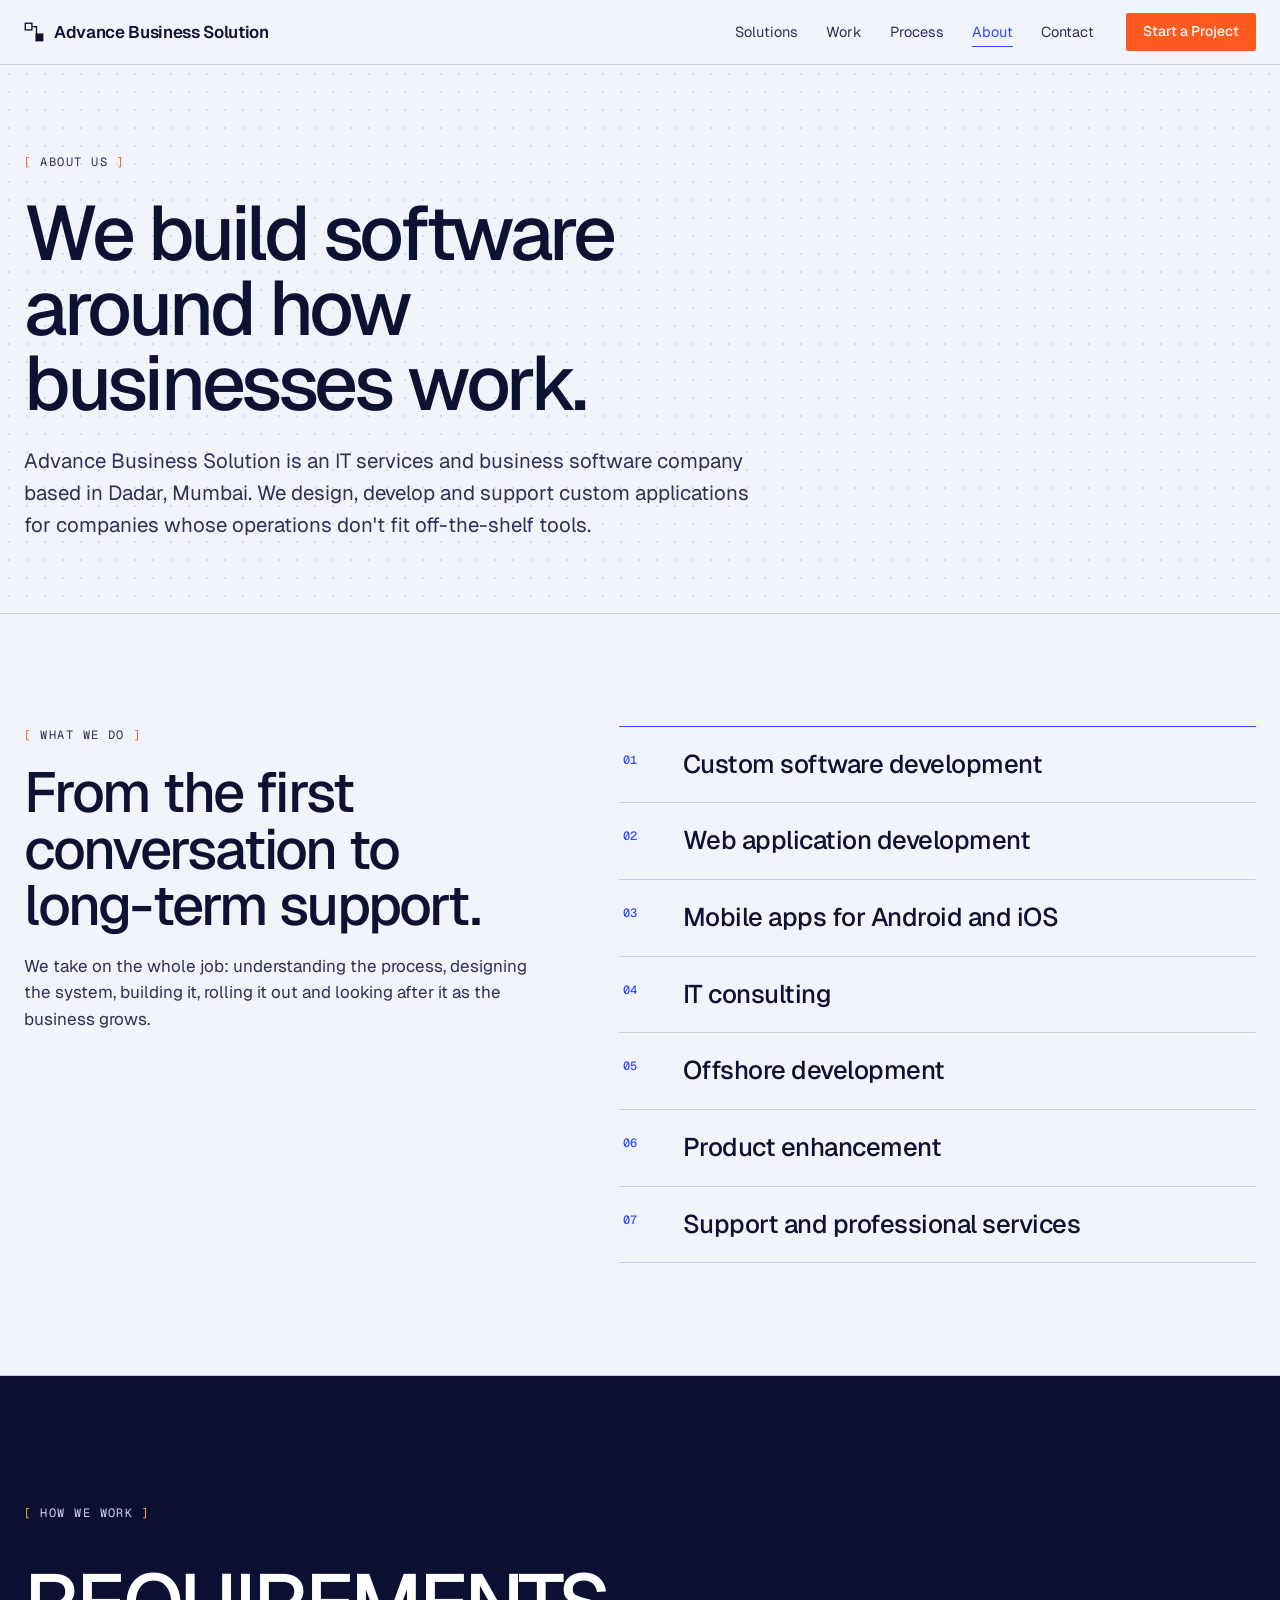
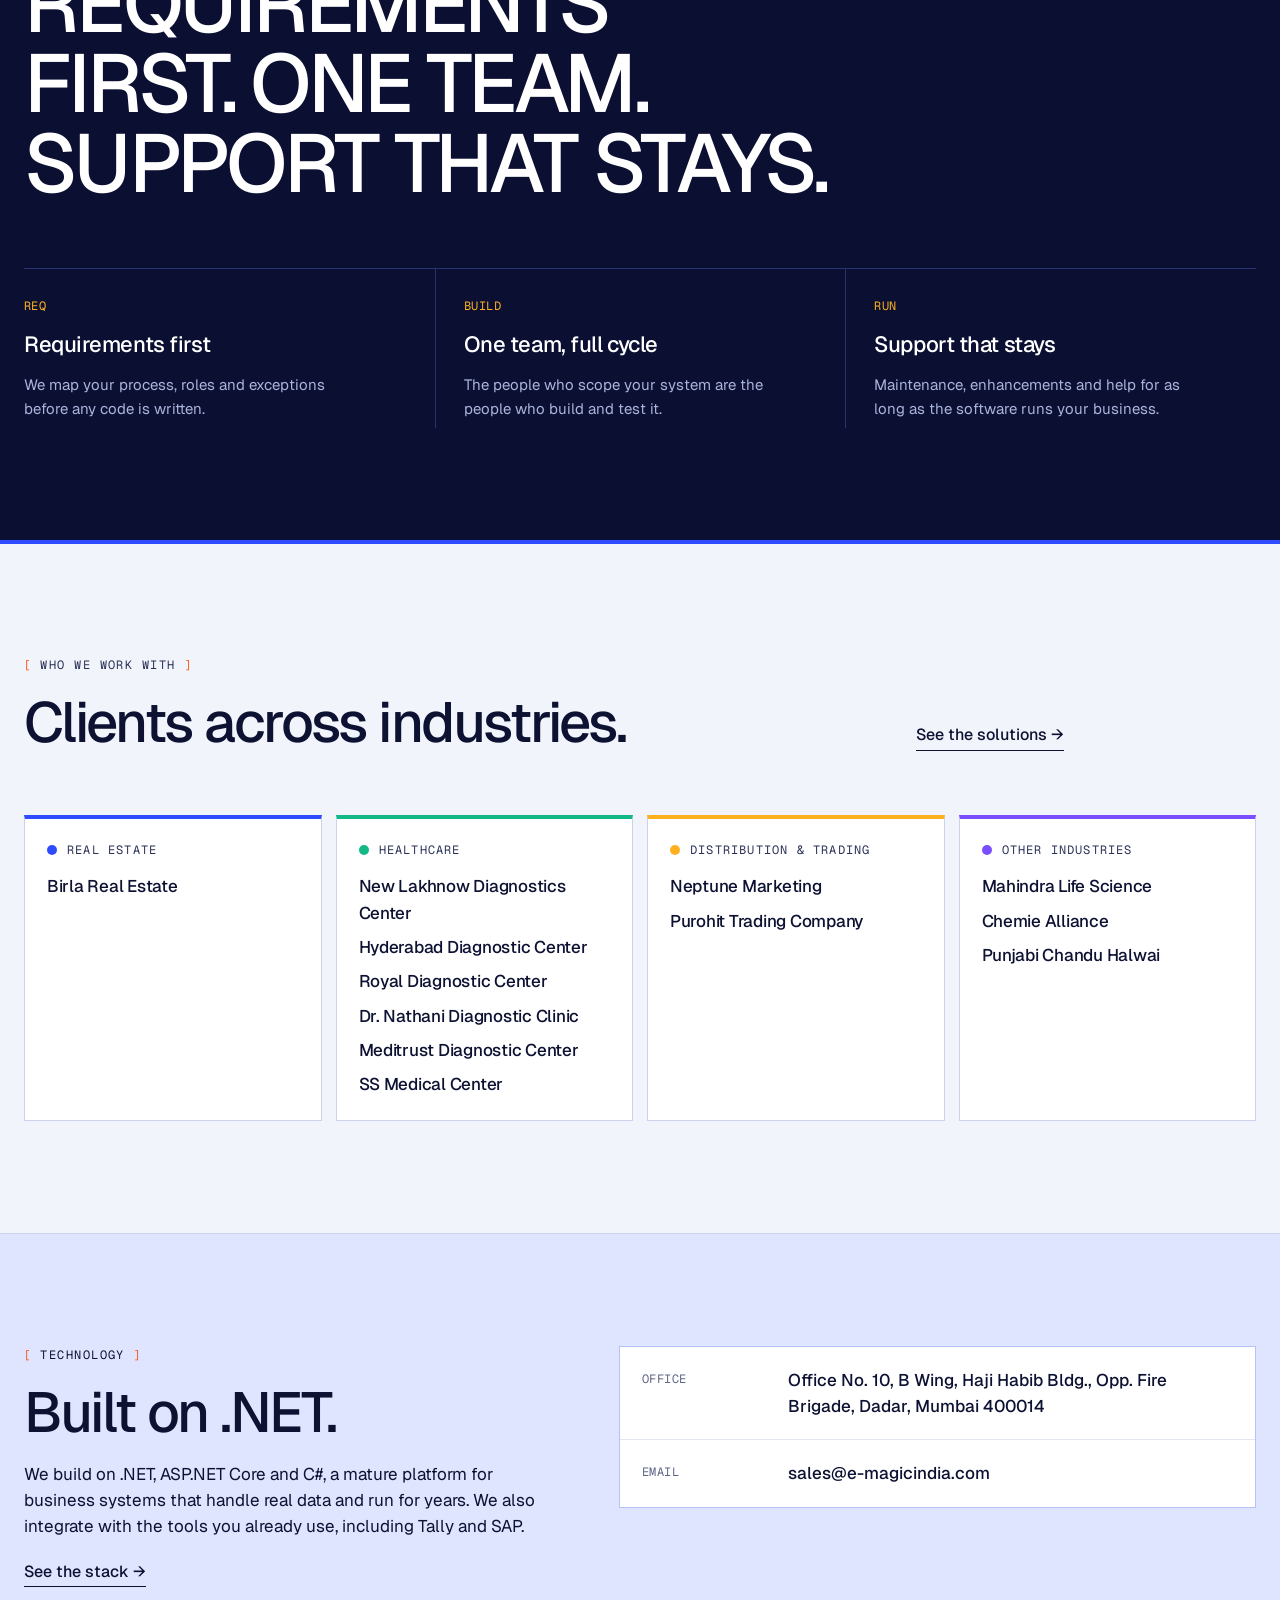
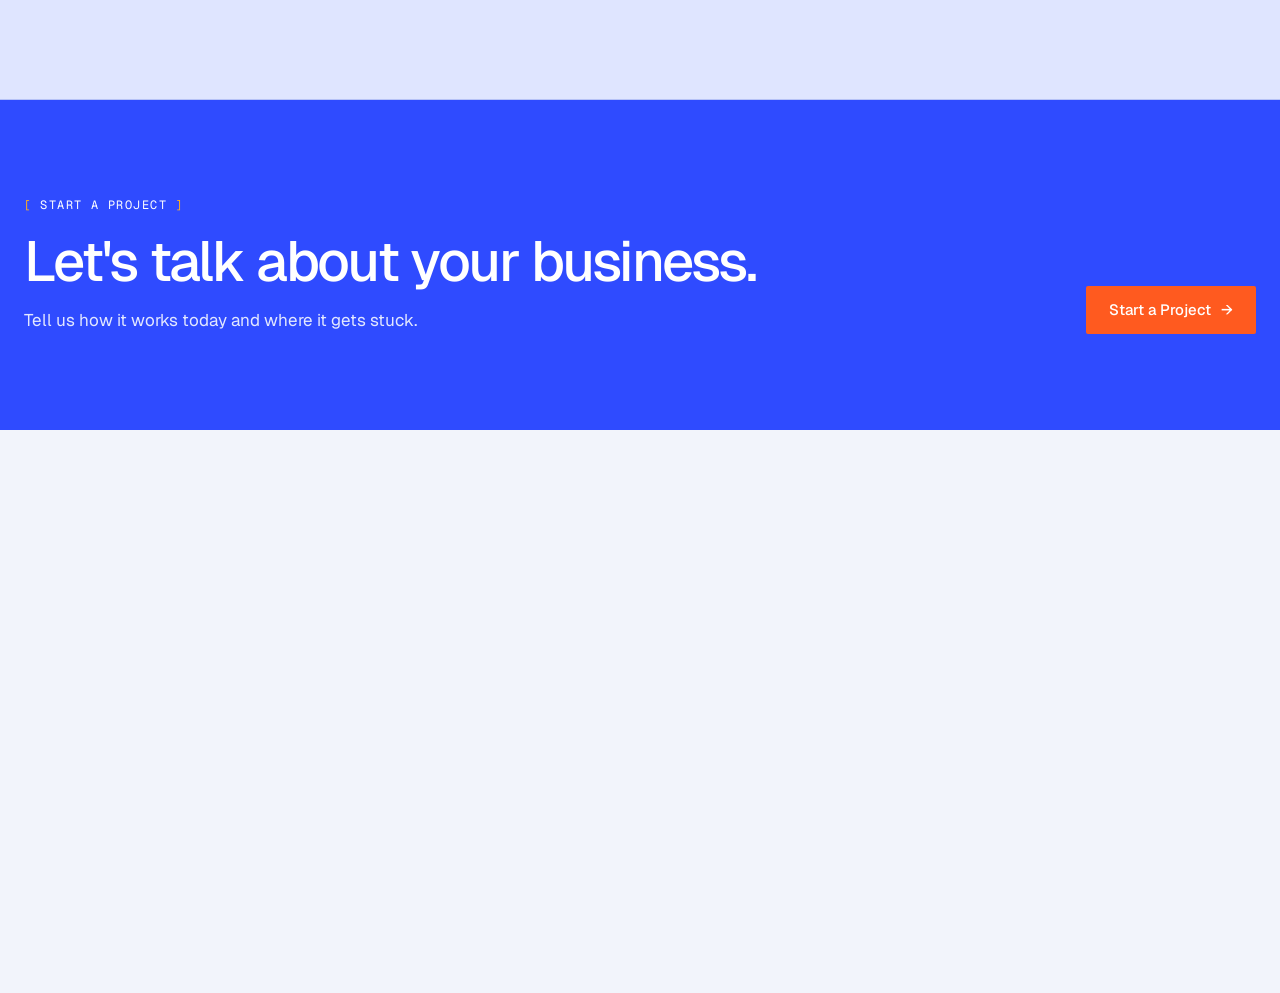
<file: docs/about.html>
<!doctype html>
<html lang="en">
<head>
  <meta charset="utf-8">
  <meta name="viewport" content="width=device-width, initial-scale=1, viewport-fit=cover">
  <title>About — Advance Business Solution</title>
  <meta name="description" content="Advance Business Solution is a Mumbai software company that designs, builds and supports custom business applications.">
  <meta name="theme-color" content="#2f4bff">
  <link rel="icon" href="favicon.svg" type="image/svg+xml">
  <meta property="og:type" content="website">
  <meta property="og:title" content="About — Advance Business Solution">
  <meta property="og:description" content="Advance Business Solution is a Mumbai software company that designs, builds and supports custom business applications.">
  <link rel="preconnect" href="https://fonts.googleapis.com">
  <link rel="preconnect" href="https://fonts.gstatic.com" crossorigin>
  <link rel="stylesheet" href="https://fonts.googleapis.com/css2?family=Geist:wght@400;500;600&family=Geist+Mono:wght@400;500&display=swap">
  <link rel="stylesheet" href="styles.css">
</head>
<body class="inner">
  <a class="skip" href="#main">Skip to content</a>

  <header class="site-header">
    <div class="bar">
      <a class="brand" href="index.html" aria-label="Advance Business Solution home">
        <svg class="brand-mark" viewBox="0 0 24 24" aria-hidden="true">
          <rect x="1.5" y="1.5" width="8" height="8"/><rect x="14.5" y="14.5" width="8" height="8"/>
          <path d="M9.5 5.5h5.5v9"/>
        </svg>
        <span class="brand-name">Advance Business Solution</span>
      </a>
      <nav class="nav" aria-label="Primary">
        <a href="index.html#portfolio">Solutions</a>
        <a href="index.html#work">Work</a>
        <a href="index.html#process">Process</a>
        <a href="about.html" aria-current="page">About</a>
        <a href="contact.html">Contact</a>
      </nav>
      <a class="btn btn-accent btn-sm" href="contact.html">Start a Project</a>
    </div>
  </header>

  <main id="main">

    <section class="page-hero" id="top">
      <div class="wrap page-hero-in">
        <p class="tag">About us</p>
        <h1 class="draw">We build software around how businesses work.</h1>
        <p class="sp-lede">Advance Business Solution is an IT services and business software company based in Dadar, Mumbai. We design, develop and support custom applications for companies whose operations don't fit off-the-shelf tools.</p>
      </div>
    </section>

    <section class="section band-light">
      <div class="wrap sp-split">
        <div>
          <p class="tag">What we do</p>
          <h2 class="draw">From the first conversation to long-term support.</h2>
          <p class="sec-lede">We take on the whole job: understanding the process, designing the system, building it, rolling it out and looking after it as the business grows.</p>
        </div>
        <ol class="svc-plain">
          <li class="reveal"><span class="mono">01</span>Custom software development</li>
          <li class="reveal"><span class="mono">02</span>Web application development</li>
          <li class="reveal"><span class="mono">03</span>Mobile apps for Android and iOS</li>
          <li class="reveal"><span class="mono">04</span>IT consulting</li>
          <li class="reveal"><span class="mono">05</span>Offshore development</li>
          <li class="reveal"><span class="mono">06</span>Product enhancement</li>
          <li class="reveal"><span class="mono">07</span>Support and professional services</li>
        </ol>
      </div>
    </section>

    <section class="statement" aria-labelledby="how-title">
      <div class="wrap">
        <p class="tag">How we work</p>
        <h2 id="how-title" class="statement-text">Requirements first. One team. Support that stays.</h2>
        <div class="why-grid">
          <div class="why reveal"><span class="mono">REQ</span><h3>Requirements first</h3><p>We map your process, roles and exceptions before any code is written.</p></div>
          <div class="why reveal"><span class="mono">BUILD</span><h3>One team, full cycle</h3><p>The people who scope your system are the people who build and test it.</p></div>
          <div class="why reveal"><span class="mono">RUN</span><h3>Support that stays</h3><p>Maintenance, enhancements and help for as long as the software runs your business.</p></div>
        </div>
      </div>
    </section>

    <section class="section band-light">
      <div class="wrap">
        <div class="sec-head split">
          <div>
            <p class="tag">Who we work with</p>
            <h2 class="draw">Clients across industries.</h2>
          </div>
          <a class="link-arrow" href="index.html#portfolio">See the solutions →</a>
        </div>
        <div class="sectors">
          <div class="sector reveal" style="--sec: var(--brand)"><p class="sector-t"><span aria-hidden="true"></span>Real estate</p><ul><li>Birla Real Estate</li></ul></div>
          <div class="sector reveal" style="--sec: var(--mint)"><p class="sector-t"><span aria-hidden="true"></span>Healthcare</p><ul><li>New Lakhnow Diagnostics Center</li><li>Hyderabad Diagnostic Center</li><li>Royal Diagnostic Center</li><li>Dr. Nathani Diagnostic Clinic</li><li>Meditrust Diagnostic Center</li><li>SS Medical Center</li></ul></div>
          <div class="sector reveal" style="--sec: var(--amber)"><p class="sector-t"><span aria-hidden="true"></span>Distribution & trading</p><ul><li>Neptune Marketing</li><li>Purohit Trading Company</li></ul></div>
          <div class="sector reveal" style="--sec: var(--violet)"><p class="sector-t"><span aria-hidden="true"></span>Other industries</p><ul><li>Mahindra Life Science</li><li>Chemie Alliance</li><li>Punjabi Chandu Halwai</li></ul></div>
        </div>
      </div>
    </section>

    <section class="section band-mid">
      <div class="wrap sp-split">
        <div>
          <p class="tag">Technology</p>
          <h2 class="draw">Built on .NET.</h2>
          <p class="sec-lede">We build on .NET, ASP.NET Core and C#, a mature platform for business systems that handle real data and run for years. We also integrate with the tools you already use, including Tally and SAP.</p>
          <a class="link-arrow" href="index.html#technology">See the stack →</a>
        </div>
        <dl class="sp-spec">
          <div><dt class="mono">Office</dt><dd>Office No. 10, B Wing, Haji Habib Bldg., Opp. Fire Brigade, Dadar, Mumbai 400014</dd></div>
          <div><dt class="mono">Email</dt><dd>sales@e-magicindia.com</dd></div>
        </dl>
      </div>
    </section>

    <section class="sp-cta">
      <div class="wrap sp-cta-in">
        <div>
          <p class="tag">Start a project</p>
          <h2 class="draw">Let's talk about your business.</h2>
          <p class="sec-lede">Tell us how it works today and where it gets stuck.</p>
        </div>
        <a class="btn btn-accent" href="contact.html">Start a Project <span aria-hidden="true">→</span></a>
      </div>
    </section>
  </main>

  <footer class="site-footer">
    <div class="foot-panel">
      <div class="wrap foot-cols">
        <div class="foot-brand">
          <a class="brand" href="index.html" aria-label="Advance Business Solution home">
            <svg class="brand-mark" viewBox="0 0 24 24" aria-hidden="true"><rect x="1.5" y="1.5" width="8" height="8"/><rect x="14.5" y="14.5" width="8" height="8"/><path d="M9.5 5.5h5.5v9"/></svg>
            <span class="brand-name">Advance Business Solution</span>
          </a>
          <p class="foot-line">Custom software for businesses whose operations don't fit off-the-shelf tools.</p>
          <p class="mono foot-addr">Office No. 10, B Wing, Haji Habib Bldg.,<br>Opp. Fire Brigade, Dadar, Mumbai 400014</p>
        </div>
        <nav class="foot-col" aria-label="Footer pages">
          <p class="tag">Pages</p>
          <ul><li><a href="about.html">About</a></li><li><a href="index.html#portfolio">Solutions</a></li><li><a href="index.html#work">Work</a></li><li><a href="index.html#process">Process</a></li><li><a href="contact.html">Contact</a></li></ul>
        </nav>
        <nav class="foot-col" aria-label="Footer solutions">
          <p class="tag">Solutions</p>
          <ul><li><a href="solutions/rera-document-management.html">RERA documents</a></li><li><a href="solutions/construction-inventory.html">Construction inventory</a></li><li><a href="solutions/inventory-order-management.html">Inventory &amp; orders</a></li><li><a href="solutions/patient-token-management.html">Patient tokens</a></li></ul>
        </nav>
        <div class="foot-col foot-cta">
          <p class="tag">Start a project</p>
          <p class="foot-cta-t">Tell us how your business works. We'll show you what we'd build.</p>
          <a class="btn btn-accent" href="contact.html">Start a Project <span aria-hidden="true">→</span></a>
          <p class="mono foot-mail">sales@e-magicindia.com</p>
        </div>
      </div>
    </div>

    <div class="foot-marquee" id="foot-marquee" aria-hidden="true">
      <canvas id="pixel-trail"></canvas>
      <div class="foot-marquee-row"><span>Advance Business Solution</span><i></i><span>Advance Business Solution</span><i></i><span>Advance Business Solution</span><i></i><span>Advance Business Solution</span><i></i><span>Advance Business Solution</span><i></i><span>Advance Business Solution</span><i></i></div>
    </div>

    <div class="wrap foot-bar mono">
      <span>© <span id="year">2026</span> Advance Business Solution</span>
      <span class="foot-clock"><span class="live-dot" aria-hidden="true"></span>Mumbai <time id="mumbai-time">--:--</time> IST</span>
      <a href="#top" class="to-top">Back to top ↑</a>
    </div>
  </footer>

  <script src="main.js" defer></script>
</body>
</html>
</file>
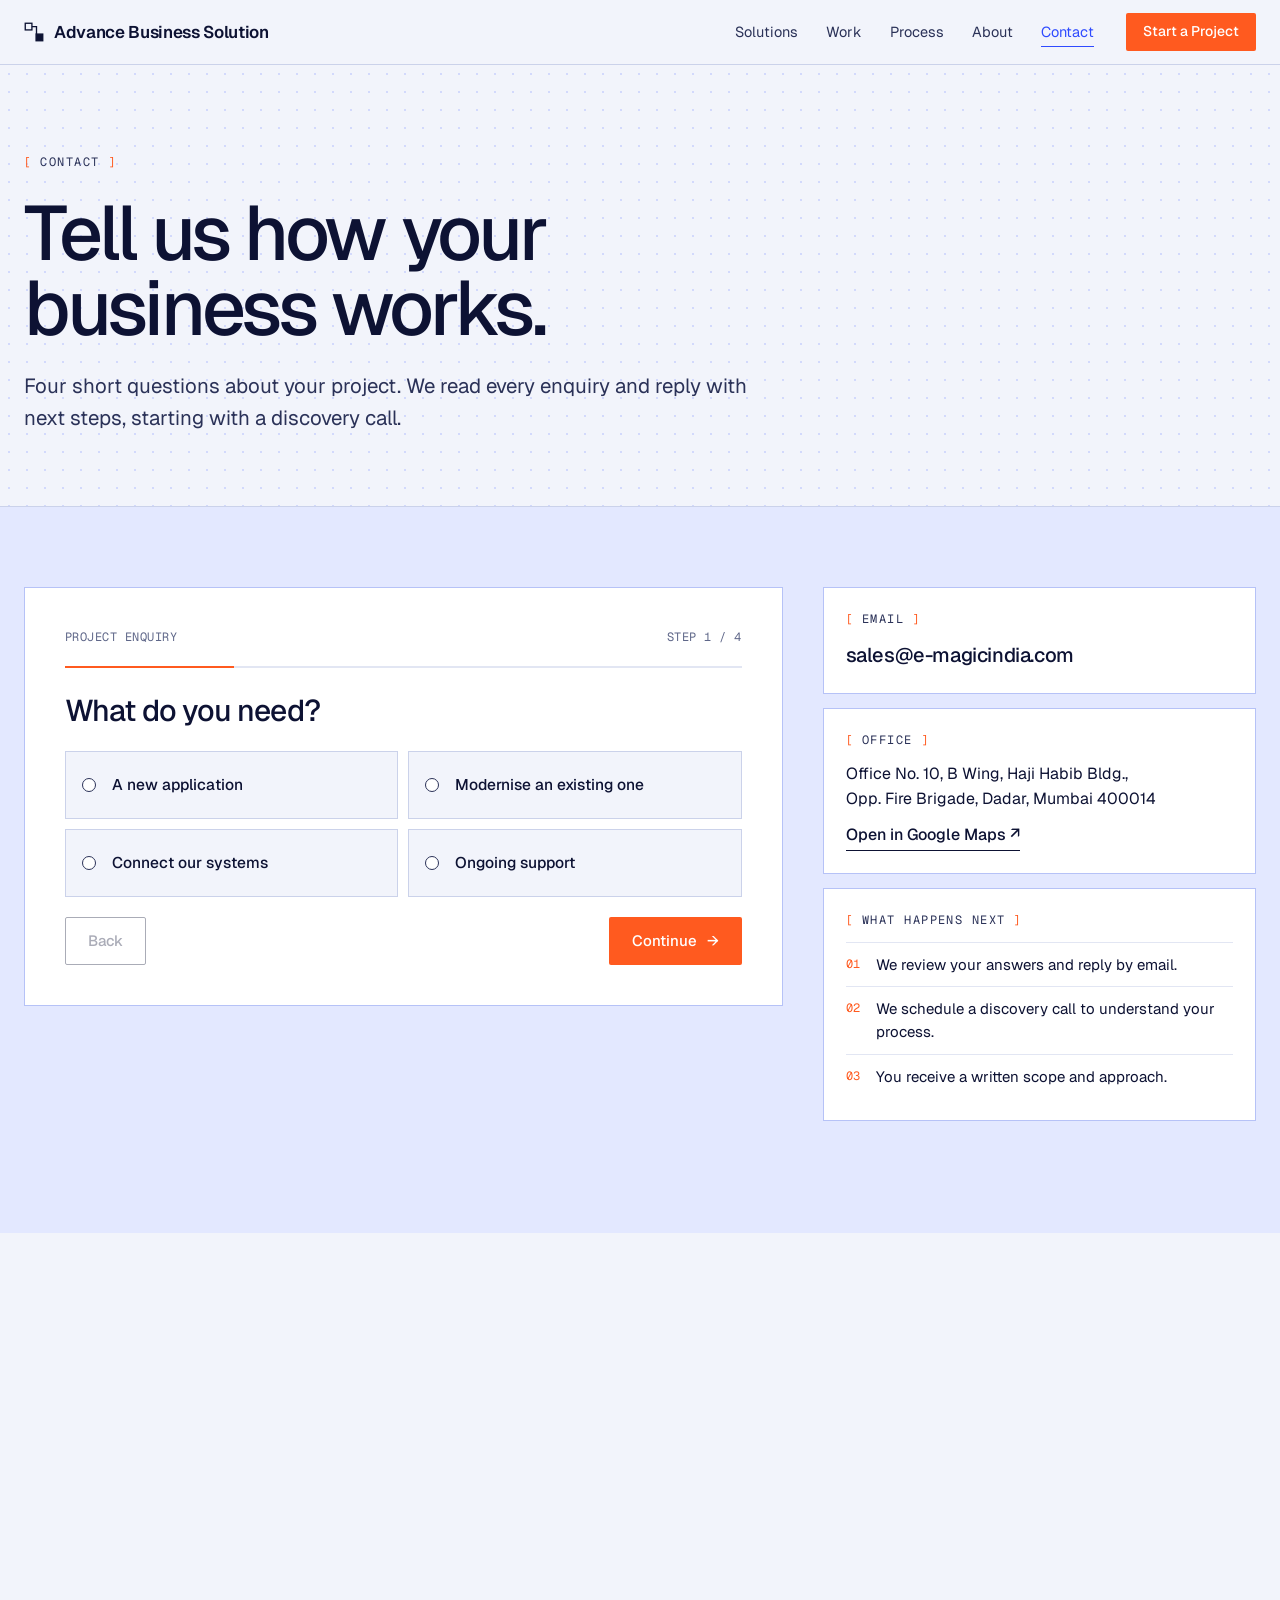
<file: docs/contact.html>
<!doctype html>
<html lang="en">
<head>
  <meta charset="utf-8">
  <meta name="viewport" content="width=device-width, initial-scale=1, viewport-fit=cover">
  <title>Contact — Advance Business Solution</title>
  <meta name="description" content="Start a software project with Advance Business Solution, Mumbai. Tell us how your business works.">
  <meta name="theme-color" content="#2f4bff">
  <link rel="icon" href="favicon.svg" type="image/svg+xml">
  <meta property="og:type" content="website">
  <meta property="og:title" content="Contact — Advance Business Solution">
  <meta property="og:description" content="Start a software project with Advance Business Solution, Mumbai. Tell us how your business works.">
  <link rel="preconnect" href="https://fonts.googleapis.com">
  <link rel="preconnect" href="https://fonts.gstatic.com" crossorigin>
  <link rel="stylesheet" href="https://fonts.googleapis.com/css2?family=Geist:wght@400;500;600&family=Geist+Mono:wght@400;500&display=swap">
  <link rel="stylesheet" href="styles.css">
</head>
<body class="inner">
  <a class="skip" href="#main">Skip to content</a>

  <header class="site-header">
    <div class="bar">
      <a class="brand" href="index.html" aria-label="Advance Business Solution home">
        <svg class="brand-mark" viewBox="0 0 24 24" aria-hidden="true">
          <rect x="1.5" y="1.5" width="8" height="8"/><rect x="14.5" y="14.5" width="8" height="8"/>
          <path d="M9.5 5.5h5.5v9"/>
        </svg>
        <span class="brand-name">Advance Business Solution</span>
      </a>
      <nav class="nav" aria-label="Primary">
        <a href="index.html#portfolio">Solutions</a>
        <a href="index.html#work">Work</a>
        <a href="index.html#process">Process</a>
        <a href="about.html">About</a>
        <a href="contact.html" aria-current="page">Contact</a>
      </nav>
      <a class="btn btn-accent btn-sm" href="contact.html">Start a Project</a>
    </div>
  </header>

  <main id="main">

    <section class="page-hero" id="top">
      <div class="wrap page-hero-in">
        <p class="tag">Contact</p>
        <h1 class="draw">Tell us how your business works.</h1>
        <p class="sp-lede">Four short questions about your project. We read every enquiry and reply with next steps, starting with a discovery call.</p>
      </div>
    </section>

    <section class="contact-sec" id="start">
      <div class="wrap contact-grid">
        <form class="enquiry" id="enquiry" novalidate>
            <div class="form-head mono"><span>Project enquiry</span><span id="step-count">Step 1 / 4</span></div>
            <div class="form-progress" aria-hidden="true"><span id="form-bar"></span></div>

            <fieldset class="fstep is-active" data-step="1">
              <legend>What do you need?</legend>
              <div class="choices">
                <label><input type="radio" name="need" id="need-build" value="build" required><span>A new application</span></label>
                <label><input type="radio" name="need" id="need-modern" value="modernise"><span>Modernise an existing one</span></label>
                <label><input type="radio" name="need" id="need-int" value="integrate"><span>Connect our systems</span></label>
                <label><input type="radio" name="need" id="need-support" value="support"><span>Ongoing support</span></label>
              </div>
            </fieldset>

            <fieldset class="fstep" data-step="2">
              <legend>What do you use today?</legend>
              <div class="choices">
                <label><input type="checkbox" name="today" id="today-excel" value="excel"><span>Excel / Google Sheets</span></label>
                <label><input type="checkbox" name="today" id="today-tally" value="tally"><span>Tally</span></label>
                <label><input type="checkbox" name="today" id="today-sap" value="sap"><span>SAP</span></label>
                <label><input type="checkbox" name="today" id="today-other" value="other"><span>Another application</span></label>
              </div>
            </fieldset>

            <fieldset class="fstep" data-step="3">
              <legend>When do you want to start?</legend>
              <div class="choices">
                <label><input type="radio" name="when" id="when-now" value="now" required><span>Within a month</span></label>
                <label><input type="radio" name="when" id="when-q" value="quarter"><span>In 1–3 months</span></label>
                <label><input type="radio" name="when" id="when-later" value="later"><span>Later this year</span></label>
                <label><input type="radio" name="when" id="when-explore" value="exploring"><span>Just exploring</span></label>
              </div>
              <label class="field"><span class="mono">Budget range (optional)</span>
                <select id="budget" name="budget">
                  <option value="">Prefer not to say</option>
                  <option>Under ₹5 lakh</option>
                  <option>₹5–15 lakh</option>
                  <option>₹15–50 lakh</option>
                  <option>Above ₹50 lakh</option>
                </select>
              </label>
            </fieldset>

            <fieldset class="fstep" data-step="4">
              <legend>How do we reach you?</legend>
              <div class="fields">
                <label class="field"><span class="mono">Name</span><input id="f-name" name="name" autocomplete="name" required></label>
                <label class="field"><span class="mono">Company</span><input id="f-company" name="company" autocomplete="organization" required></label>
                <label class="field"><span class="mono">Work email</span><input id="f-email" name="email" type="email" autocomplete="email" required></label>
                <label class="field"><span class="mono">Phone</span><input id="f-phone" name="phone" type="tel" autocomplete="tel"></label>
              </div>
            </fieldset>

            <div class="fdone" id="form-done" hidden>
              <p class="mono label">Received</p>
              <h3>Thanks. Here's what happens next.</h3>
              <ol>
                <li>We review your answers and reply by email.</li>
                <li>We schedule a discovery call to understand your process.</li>
                <li>You receive a written scope and approach.</li>
              </ol>
              <p class="proto-note mono">Prototype: this form is not connected to email yet.</p>
            </div>

            <p class="form-error" id="form-error" role="alert"></p>
            <div class="form-nav" id="form-nav">
              <button type="button" class="btn btn-ghost" id="f-back" disabled>Back</button>
              <button type="submit" class="btn btn-accent" id="f-next">Continue <span aria-hidden="true">→</span></button>
            </div>
          </form>
        <aside class="contact-side">
          <div class="cs-block">
            <p class="tag">Email</p>
            <p class="cs-big">sales@e-magicindia.com</p>
          </div>
          <div class="cs-block">
            <p class="tag">Office</p>
            <p>Office No. 10, B Wing, Haji Habib Bldg.,<br>Opp. Fire Brigade, Dadar, Mumbai 400014</p>
            <a class="link-arrow" href="https://www.google.com/maps/search/?api=1&query=Haji+Habib+Building+Dadar+Mumbai+400014" target="_blank" rel="noopener">Open in Google Maps ↗</a>
          </div>
          <div class="cs-block">
            <p class="tag">What happens next</p>
            <ol class="cs-steps">
              <li>We review your answers and reply by email.</li>
              <li>We schedule a discovery call to understand your process.</li>
              <li>You receive a written scope and approach.</li>
            </ol>
          </div>
        </aside>
      </div>
    </section>
  </main>

  <footer class="site-footer">
    <div class="foot-panel">
      <div class="wrap foot-cols">
        <div class="foot-brand">
          <a class="brand" href="index.html" aria-label="Advance Business Solution home">
            <svg class="brand-mark" viewBox="0 0 24 24" aria-hidden="true"><rect x="1.5" y="1.5" width="8" height="8"/><rect x="14.5" y="14.5" width="8" height="8"/><path d="M9.5 5.5h5.5v9"/></svg>
            <span class="brand-name">Advance Business Solution</span>
          </a>
          <p class="foot-line">Custom software for businesses whose operations don't fit off-the-shelf tools.</p>
          <p class="mono foot-addr">Office No. 10, B Wing, Haji Habib Bldg.,<br>Opp. Fire Brigade, Dadar, Mumbai 400014</p>
        </div>
        <nav class="foot-col" aria-label="Footer pages">
          <p class="tag">Pages</p>
          <ul><li><a href="about.html">About</a></li><li><a href="index.html#portfolio">Solutions</a></li><li><a href="index.html#work">Work</a></li><li><a href="index.html#process">Process</a></li><li><a href="contact.html">Contact</a></li></ul>
        </nav>
        <nav class="foot-col" aria-label="Footer solutions">
          <p class="tag">Solutions</p>
          <ul><li><a href="solutions/rera-document-management.html">RERA documents</a></li><li><a href="solutions/construction-inventory.html">Construction inventory</a></li><li><a href="solutions/inventory-order-management.html">Inventory &amp; orders</a></li><li><a href="solutions/patient-token-management.html">Patient tokens</a></li></ul>
        </nav>
        <div class="foot-col foot-cta">
          <p class="tag">Start a project</p>
          <p class="foot-cta-t">Tell us how your business works. We'll show you what we'd build.</p>
          <a class="btn btn-accent" href="contact.html">Start a Project <span aria-hidden="true">→</span></a>
          <p class="mono foot-mail">sales@e-magicindia.com</p>
        </div>
      </div>
    </div>

    <div class="foot-marquee" id="foot-marquee" aria-hidden="true">
      <canvas id="pixel-trail"></canvas>
      <div class="foot-marquee-row"><span>Advance Business Solution</span><i></i><span>Advance Business Solution</span><i></i><span>Advance Business Solution</span><i></i><span>Advance Business Solution</span><i></i><span>Advance Business Solution</span><i></i><span>Advance Business Solution</span><i></i></div>
    </div>

    <div class="wrap foot-bar mono">
      <span>© <span id="year">2026</span> Advance Business Solution</span>
      <span class="foot-clock"><span class="live-dot" aria-hidden="true"></span>Mumbai <time id="mumbai-time">--:--</time> IST</span>
      <a href="#top" class="to-top">Back to top ↑</a>
    </div>
  </footer>

  <script src="main.js" defer></script>
</body>
</html>
</file>
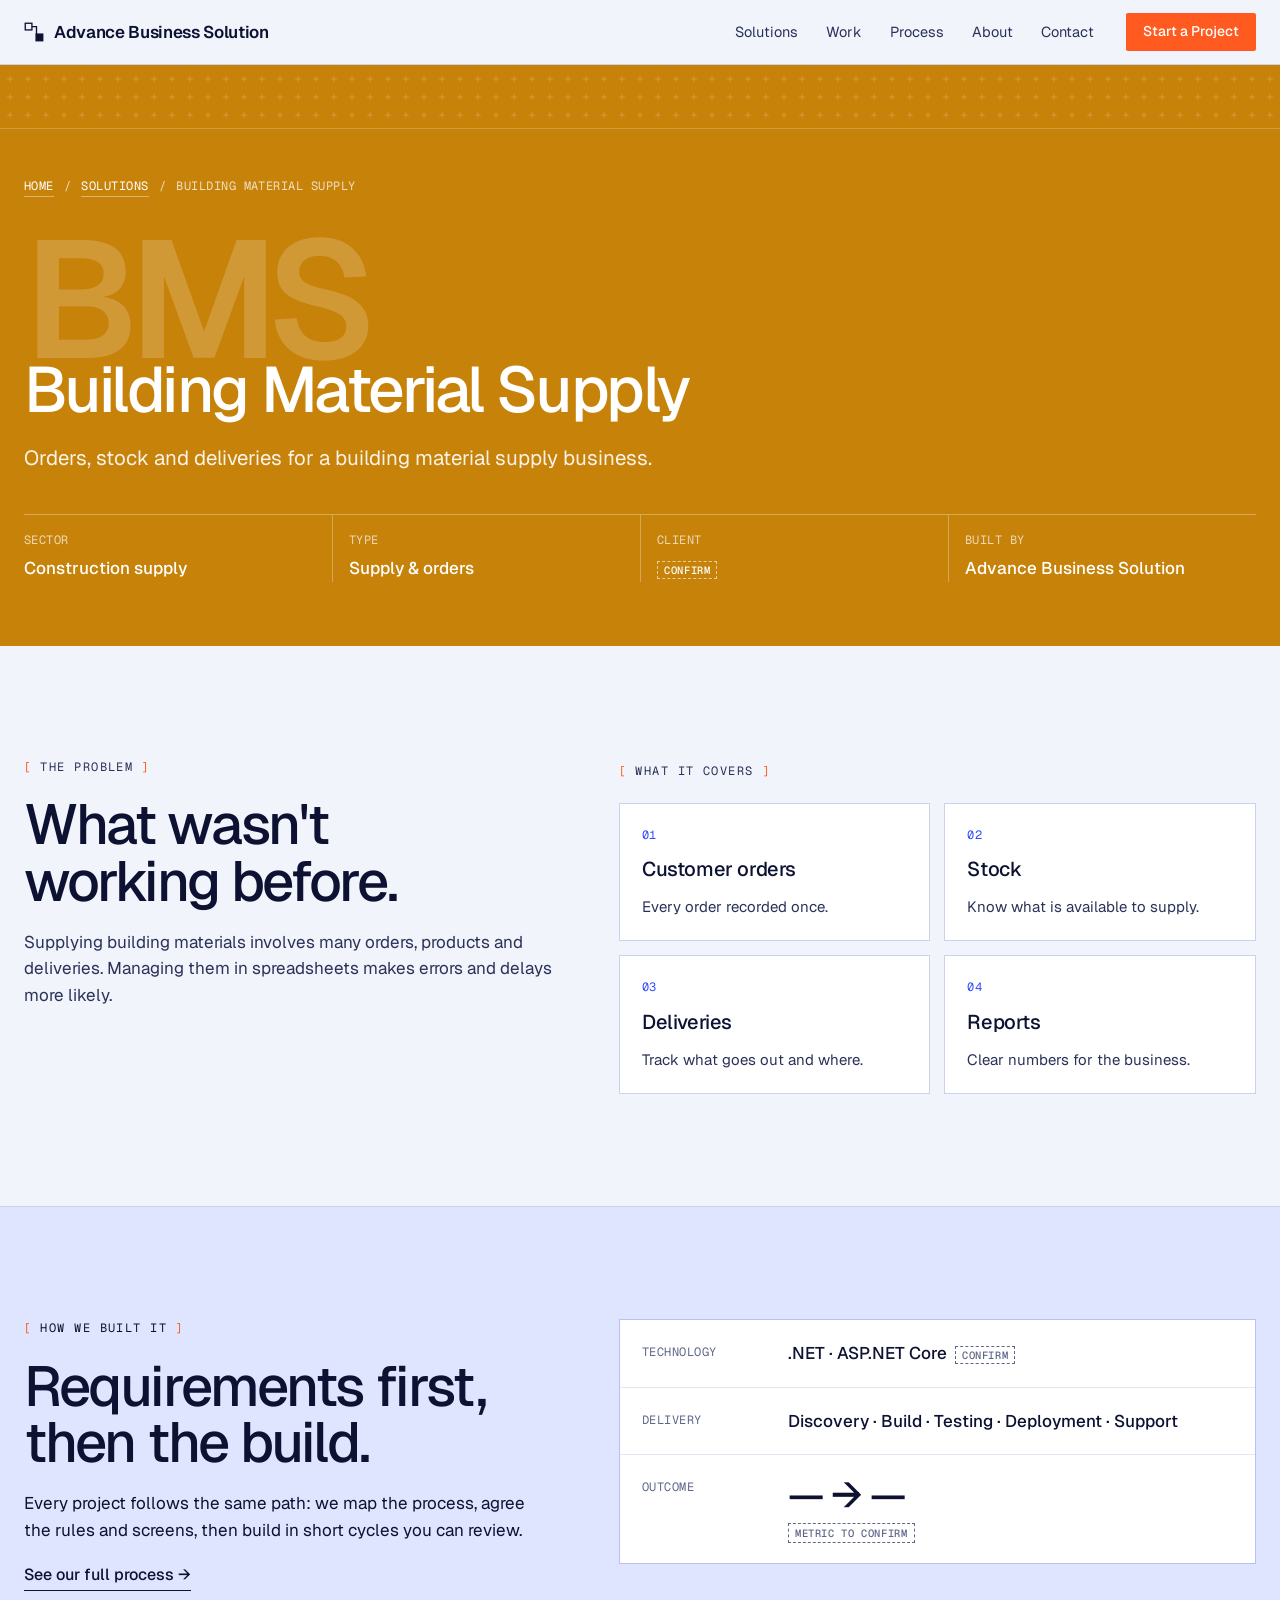
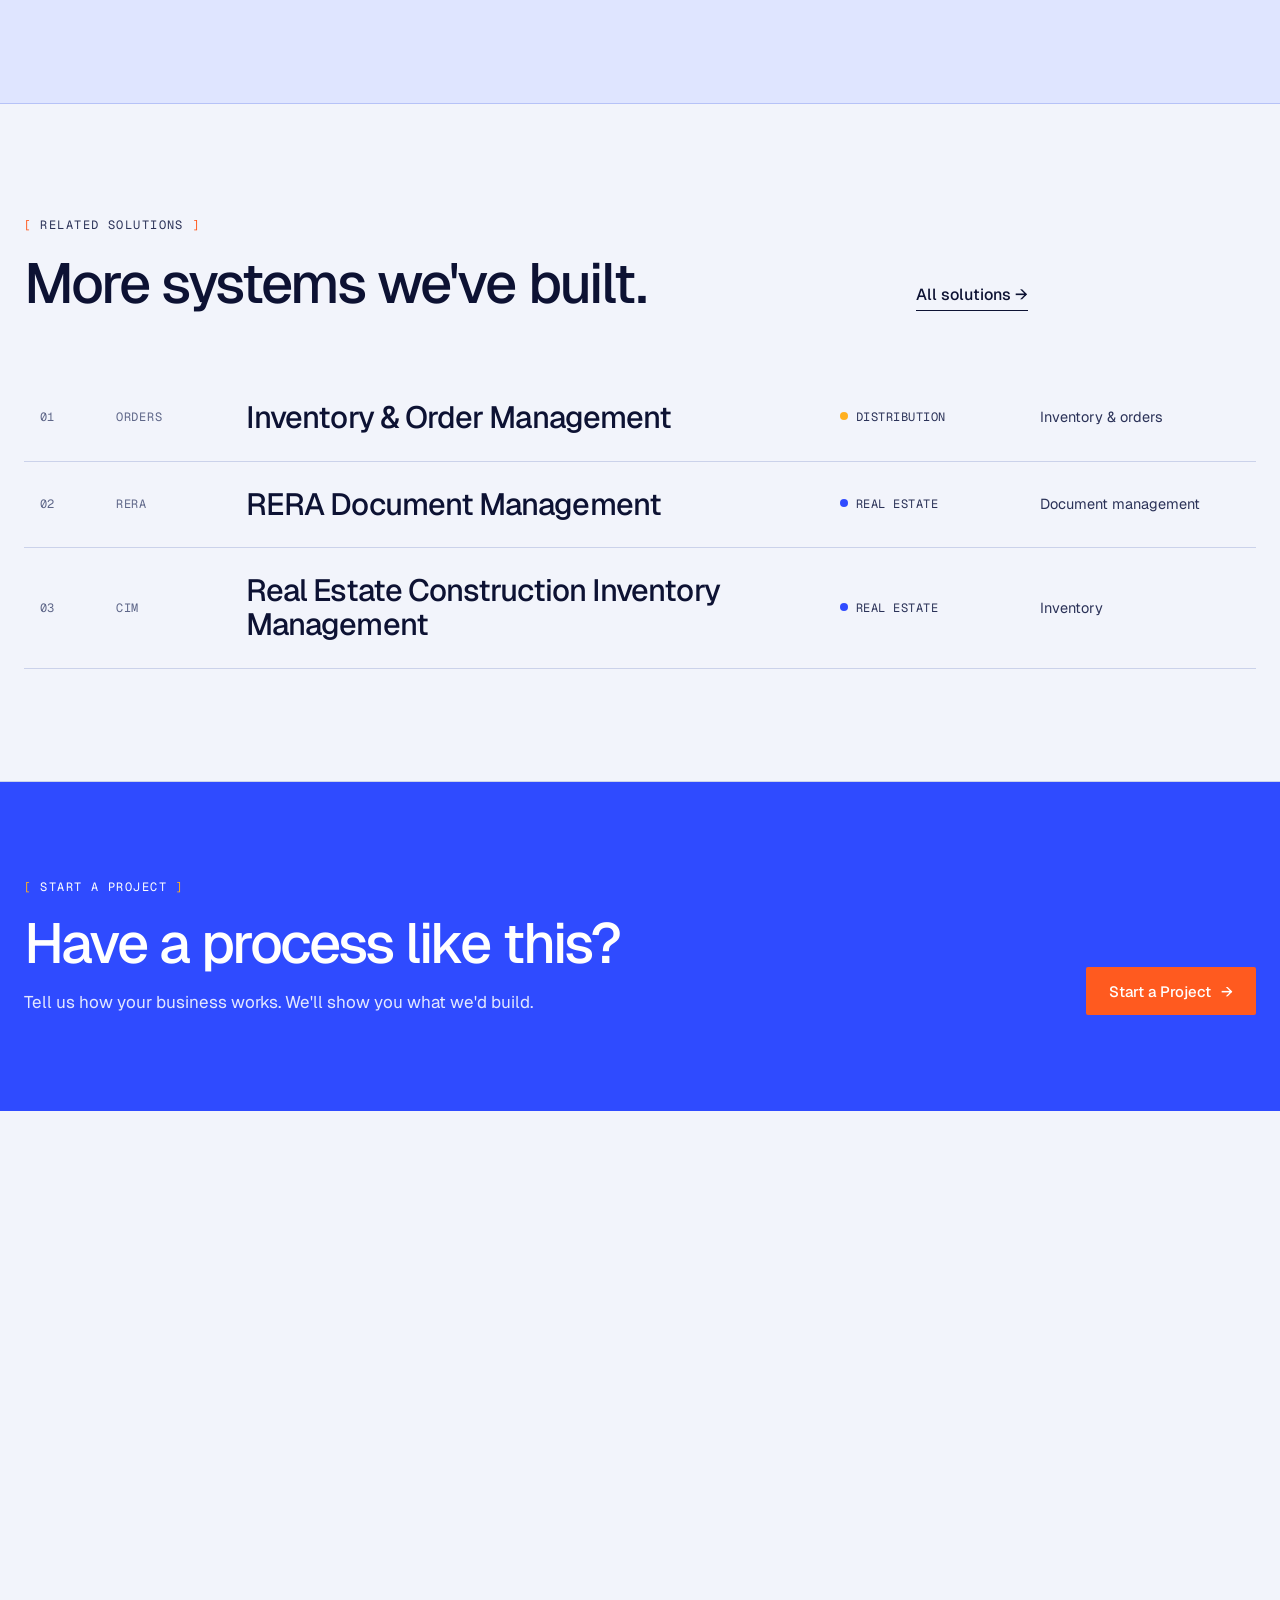
<file: docs/solutions/building-material-supply.html>
<!doctype html>
<html lang="en">
<head>
  <meta charset="utf-8">
  <meta name="viewport" content="width=device-width, initial-scale=1, viewport-fit=cover">
  <title>Building Material Supply — Advance Business Solution</title>
  <meta name="description" content="Orders, stock and deliveries for a building material supply business. Built by Advance Business Solution, Mumbai.">
  <meta name="theme-color" content="#2f4bff">
  <link rel="icon" href="../favicon.svg" type="image/svg+xml">
  <meta property="og:type" content="website">
  <meta property="og:title" content="Building Material Supply — Advance Business Solution">
  <meta property="og:description" content="Orders, stock and deliveries for a building material supply business. Built by Advance Business Solution, Mumbai.">
  <link rel="preconnect" href="https://fonts.googleapis.com">
  <link rel="preconnect" href="https://fonts.gstatic.com" crossorigin>
  <link rel="stylesheet" href="https://fonts.googleapis.com/css2?family=Geist:wght@400;500;600&family=Geist+Mono:wght@400;500&display=swap">
  <link rel="stylesheet" href="../styles.css">
</head>
<body class="inner">
  <a class="skip" href="#main">Skip to content</a>

  <header class="site-header">
    <div class="bar">
      <a class="brand" href="../index.html" aria-label="Advance Business Solution home">
        <svg class="brand-mark" viewBox="0 0 24 24" aria-hidden="true">
          <rect x="1.5" y="1.5" width="8" height="8"/><rect x="14.5" y="14.5" width="8" height="8"/>
          <path d="M9.5 5.5h5.5v9"/>
        </svg>
        <span class="brand-name">Advance Business Solution</span>
      </a>
      <nav class="nav" aria-label="Primary">
        <a href="../index.html#portfolio">Solutions</a>
        <a href="../index.html#work">Work</a>
        <a href="../index.html#process">Process</a>
        <a href="../about.html">About</a>
        <a href="../contact.html">Contact</a>
      </nav>
      <a class="btn btn-accent btn-sm" href="../contact.html">Start a Project</a>
    </div>
  </header>

  <main id="main">

    <section class="sp-hero" id="top" style="--sec: #c7820a">
      <div class="plusgrid dark" aria-hidden="true"></div>
      <div class="wrap sp-hero-in">
        <nav class="crumbs mono" aria-label="Breadcrumb"><a href="../index.html">Home</a><span aria-hidden="true">/</span><a href="../index.html#portfolio">Solutions</a><span aria-hidden="true">/</span><span aria-current="page">Building Material Supply</span></nav>
        <p class="sp-code" aria-hidden="true">BMS</p>
        <h1>Building Material Supply</h1>
        <p class="sp-lede">Orders, stock and deliveries for a building material supply business.</p>
        <dl class="sp-meta">
          <div><dt class="mono">Sector</dt><dd>Construction supply</dd></div>
          <div><dt class="mono">Type</dt><dd>Supply &amp; orders</dd></div>
          <div><dt class="mono">Client</dt><dd><span class="tbc">confirm</span></dd></div>
          <div><dt class="mono">Built by</dt><dd>Advance Business Solution</dd></div>
        </dl>
      </div>
    </section>

    <section class="section band-light">
      <div class="wrap sp-split">
        <div class="sp-problem">
          <p class="tag">The problem</p>
          <h2 class="draw">What wasn't working before.</h2>
          <p class="sec-lede">Supplying building materials involves many orders, products and deliveries. Managing them in spreadsheets makes errors and delays more likely.</p>
        </div>
        <div>
          <p class="tag">What it covers</p>
          <ul class="mods">
          <li class="mod reveal"><span class="mono">01</span><h3>Customer orders</h3><p>Every order recorded once.</p></li>
          <li class="mod reveal"><span class="mono">02</span><h3>Stock</h3><p>Know what is available to supply.</p></li>
          <li class="mod reveal"><span class="mono">03</span><h3>Deliveries</h3><p>Track what goes out and where.</p></li>
          <li class="mod reveal"><span class="mono">04</span><h3>Reports</h3><p>Clear numbers for the business.</p></li>
          </ul>
        </div>
      </div>
    </section>

    <section class="section band-mid">
      <div class="wrap sp-split">
        <div>
          <p class="tag">How we built it</p>
          <h2 class="draw">Requirements first, then the build.</h2>
          <p class="sec-lede">Every project follows the same path: we map the process, agree the rules and screens, then build in short cycles you can review.</p>
          <a class="link-arrow" href="../index.html#process">See our full process →</a>
        </div>
        <dl class="sp-spec">
          <div><dt class="mono">Technology</dt><dd>.NET · ASP.NET Core <span class="tbc">confirm</span></dd></div>
          <div><dt class="mono">Delivery</dt><dd>Discovery · Build · Testing · Deployment · Support</dd></div>
          <div class="sp-metric"><dt class="mono">Outcome</dt><dd><strong>— → —</strong><span class="tbc">metric to confirm</span></dd></div>
        </dl>
      </div>
    </section>

    <section class="section band-light">
      <div class="wrap">
        <div class="sec-head split">
          <div>
            <p class="tag">Related solutions</p>
            <h2 class="draw">More systems we've built.</h2>
          </div>
          <a class="link-arrow" href="../index.html#portfolio">All solutions →</a>
        </div>
        <ul class="sol-list">
          <li class="sol" data-sector="distribution"><span class="mono sol-n">01</span><span class="mono sol-code">ORDERS</span><span class="sol-name">Inventory &amp; Order Management</span><span class="sol-sector mono">Distribution</span><span class="sol-type">Inventory &amp; orders</span><a class="sol-link" href="inventory-order-management.html"><span class="sr-only">View Inventory &amp; Order Management</span></a></li>
          <li class="sol" data-sector="real-estate"><span class="mono sol-n">02</span><span class="mono sol-code">RERA</span><span class="sol-name">RERA Document Management</span><span class="sol-sector mono">Real estate</span><span class="sol-type">Document management</span><a class="sol-link" href="rera-document-management.html"><span class="sr-only">View RERA Document Management</span></a></li>
          <li class="sol" data-sector="real-estate"><span class="mono sol-n">03</span><span class="mono sol-code">CIM</span><span class="sol-name">Real Estate Construction Inventory Management</span><span class="sol-sector mono">Real estate</span><span class="sol-type">Inventory</span><a class="sol-link" href="construction-inventory.html"><span class="sr-only">View Real Estate Construction Inventory Management</span></a></li>
        </ul>
      </div>
    </section>

    <section class="sp-cta">
      <div class="wrap sp-cta-in">
        <div>
          <p class="tag">Start a project</p>
          <h2 class="draw">Have a process like this?</h2>
          <p class="sec-lede">Tell us how your business works. We'll show you what we'd build.</p>
        </div>
        <a class="btn btn-accent" href="../contact.html">Start a Project <span aria-hidden="true">→</span></a>
      </div>
    </section>
  </main>

  <footer class="site-footer">
    <div class="foot-panel">
      <div class="wrap foot-cols">
        <div class="foot-brand">
          <a class="brand" href="../index.html" aria-label="Advance Business Solution home">
            <svg class="brand-mark" viewBox="0 0 24 24" aria-hidden="true"><rect x="1.5" y="1.5" width="8" height="8"/><rect x="14.5" y="14.5" width="8" height="8"/><path d="M9.5 5.5h5.5v9"/></svg>
            <span class="brand-name">Advance Business Solution</span>
          </a>
          <p class="foot-line">Custom software for businesses whose operations don't fit off-the-shelf tools.</p>
          <p class="mono foot-addr">Office No. 10, B Wing, Haji Habib Bldg.,<br>Opp. Fire Brigade, Dadar, Mumbai 400014</p>
        </div>
        <nav class="foot-col" aria-label="Footer pages">
          <p class="tag">Pages</p>
          <ul><li><a href="../about.html">About</a></li><li><a href="../index.html#portfolio">Solutions</a></li><li><a href="../index.html#work">Work</a></li><li><a href="../index.html#process">Process</a></li><li><a href="../contact.html">Contact</a></li></ul>
        </nav>
        <nav class="foot-col" aria-label="Footer solutions">
          <p class="tag">Solutions</p>
          <ul><li><a href="../solutions/rera-document-management.html">RERA documents</a></li><li><a href="../solutions/construction-inventory.html">Construction inventory</a></li><li><a href="../solutions/inventory-order-management.html">Inventory &amp; orders</a></li><li><a href="../solutions/patient-token-management.html">Patient tokens</a></li></ul>
        </nav>
        <div class="foot-col foot-cta">
          <p class="tag">Start a project</p>
          <p class="foot-cta-t">Tell us how your business works. We'll show you what we'd build.</p>
          <a class="btn btn-accent" href="../contact.html">Start a Project <span aria-hidden="true">→</span></a>
          <p class="mono foot-mail">sales@e-magicindia.com</p>
        </div>
      </div>
    </div>

    <div class="foot-marquee" id="foot-marquee" aria-hidden="true">
      <canvas id="pixel-trail"></canvas>
      <div class="foot-marquee-row"><span>Advance Business Solution</span><i></i><span>Advance Business Solution</span><i></i><span>Advance Business Solution</span><i></i><span>Advance Business Solution</span><i></i><span>Advance Business Solution</span><i></i><span>Advance Business Solution</span><i></i></div>
    </div>

    <div class="wrap foot-bar mono">
      <span>© <span id="year">2026</span> Advance Business Solution</span>
      <span class="foot-clock"><span class="live-dot" aria-hidden="true"></span>Mumbai <time id="mumbai-time">--:--</time> IST</span>
      <a href="#top" class="to-top">Back to top ↑</a>
    </div>
  </footer>

  <script src="../main.js" defer></script>
</body>
</html>
</file>
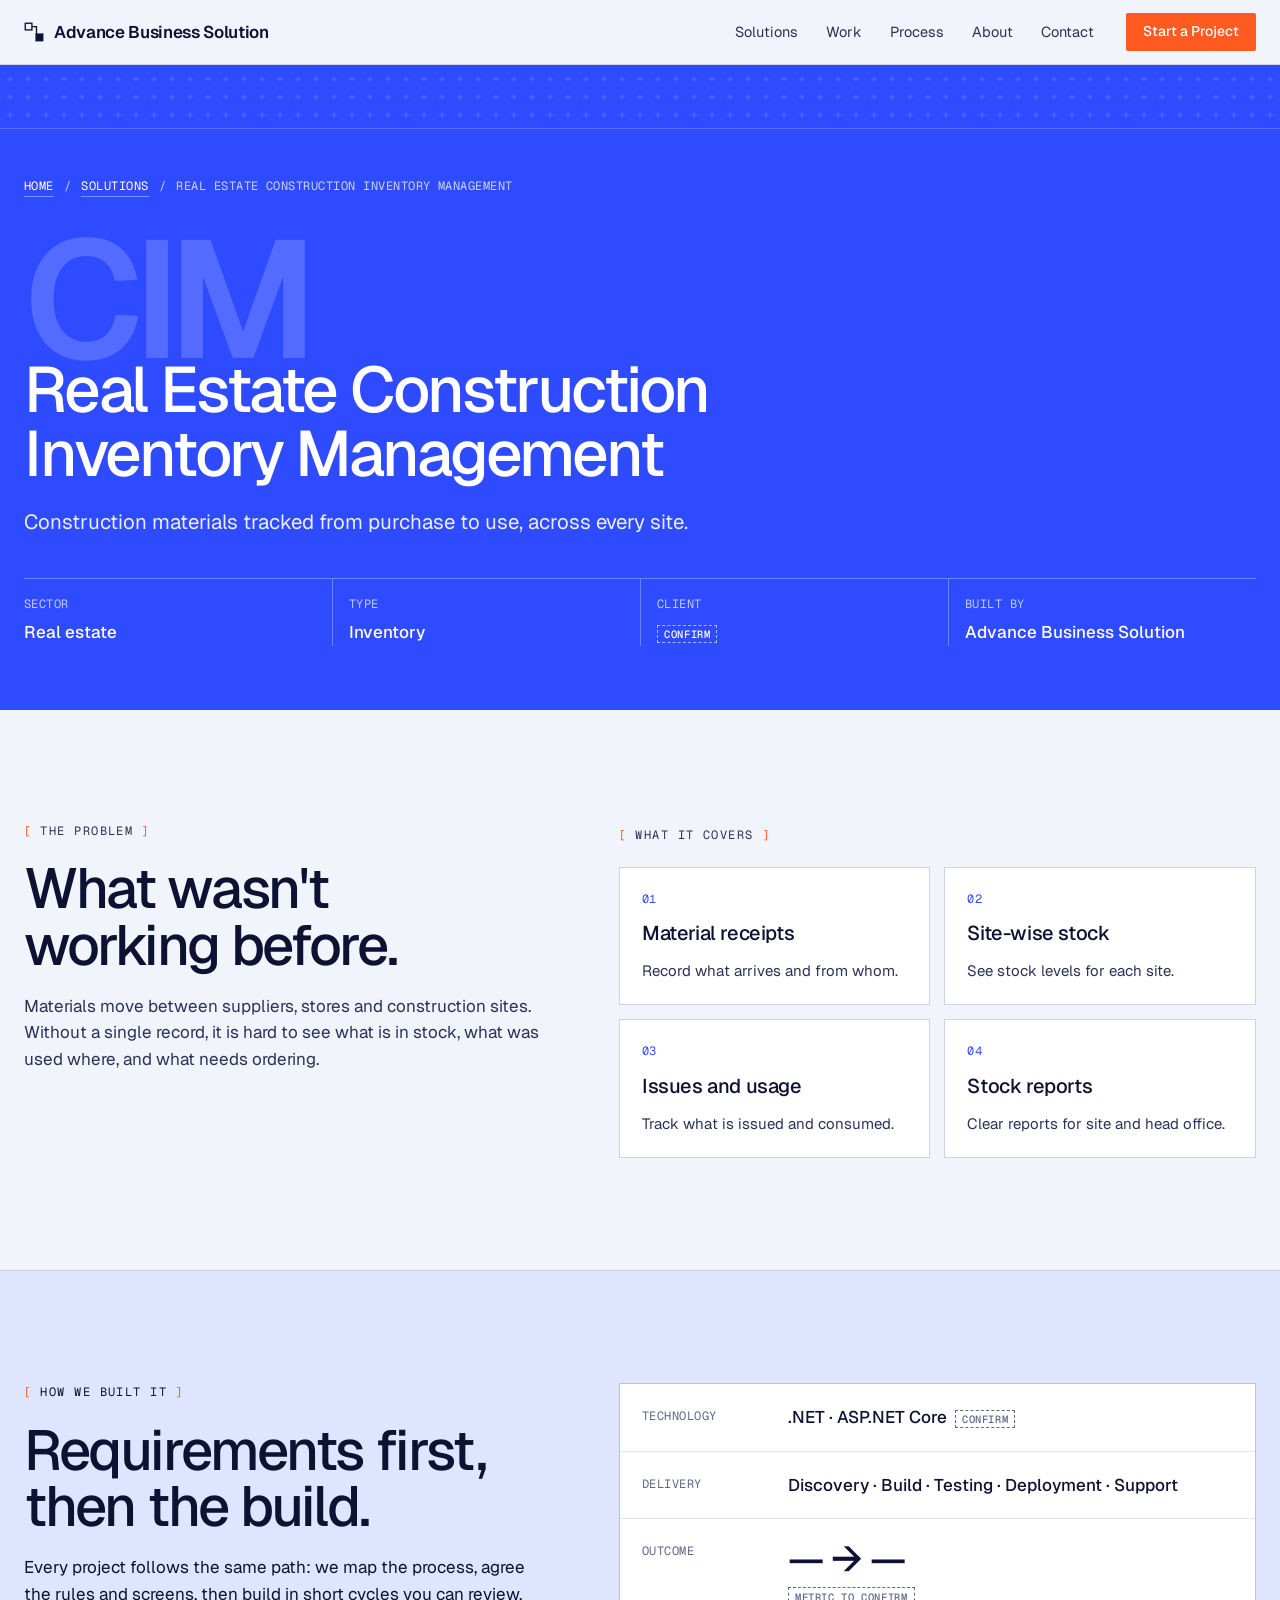
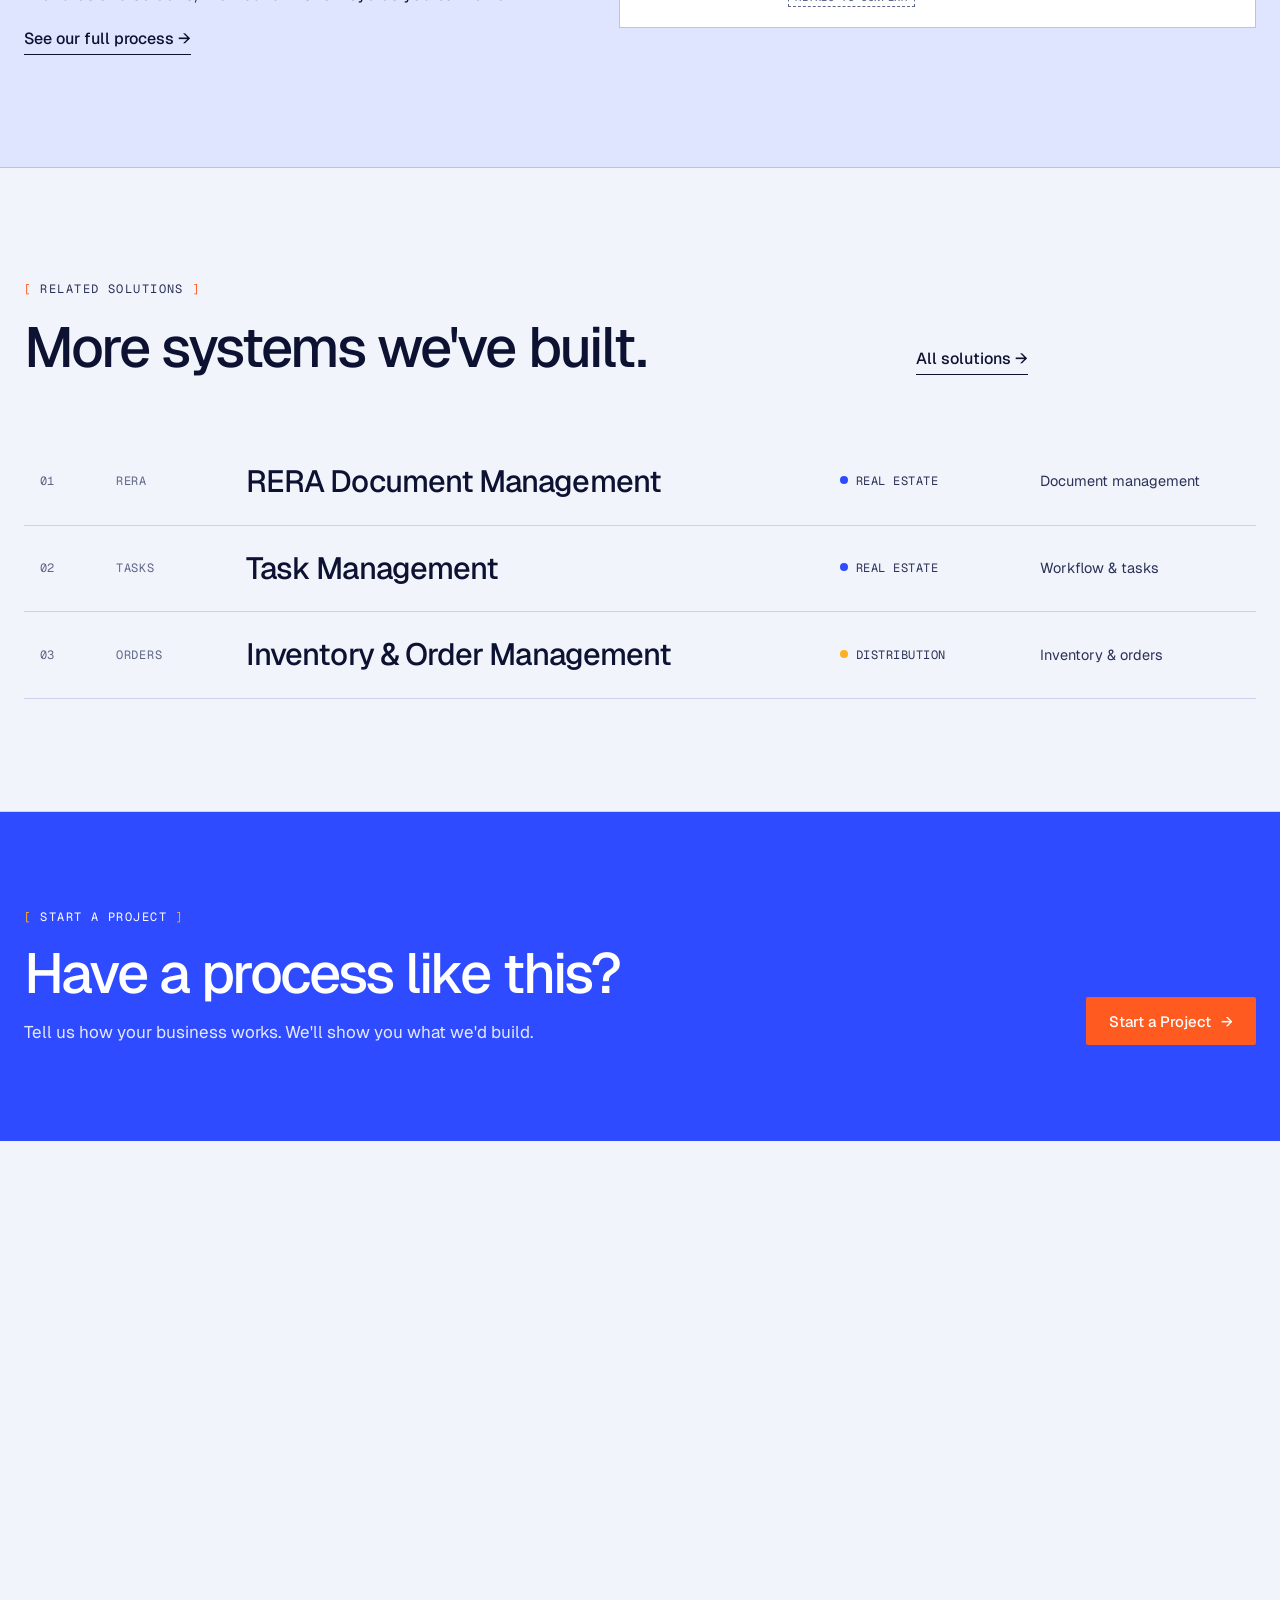
<file: docs/solutions/construction-inventory.html>
<!doctype html>
<html lang="en">
<head>
  <meta charset="utf-8">
  <meta name="viewport" content="width=device-width, initial-scale=1, viewport-fit=cover">
  <title>Real Estate Construction Inventory Management — Advance Business Solution</title>
  <meta name="description" content="Construction materials tracked from purchase to use, across every site. Built by Advance Business Solution, Mumbai.">
  <meta name="theme-color" content="#2f4bff">
  <link rel="icon" href="../favicon.svg" type="image/svg+xml">
  <meta property="og:type" content="website">
  <meta property="og:title" content="Real Estate Construction Inventory Management — Advance Business Solution">
  <meta property="og:description" content="Construction materials tracked from purchase to use, across every site. Built by Advance Business Solution, Mumbai.">
  <link rel="preconnect" href="https://fonts.googleapis.com">
  <link rel="preconnect" href="https://fonts.gstatic.com" crossorigin>
  <link rel="stylesheet" href="https://fonts.googleapis.com/css2?family=Geist:wght@400;500;600&family=Geist+Mono:wght@400;500&display=swap">
  <link rel="stylesheet" href="../styles.css">
</head>
<body class="inner">
  <a class="skip" href="#main">Skip to content</a>

  <header class="site-header">
    <div class="bar">
      <a class="brand" href="../index.html" aria-label="Advance Business Solution home">
        <svg class="brand-mark" viewBox="0 0 24 24" aria-hidden="true">
          <rect x="1.5" y="1.5" width="8" height="8"/><rect x="14.5" y="14.5" width="8" height="8"/>
          <path d="M9.5 5.5h5.5v9"/>
        </svg>
        <span class="brand-name">Advance Business Solution</span>
      </a>
      <nav class="nav" aria-label="Primary">
        <a href="../index.html#portfolio">Solutions</a>
        <a href="../index.html#work">Work</a>
        <a href="../index.html#process">Process</a>
        <a href="../about.html">About</a>
        <a href="../contact.html">Contact</a>
      </nav>
      <a class="btn btn-accent btn-sm" href="../contact.html">Start a Project</a>
    </div>
  </header>

  <main id="main">

    <section class="sp-hero" id="top" style="--sec: var(--brand)">
      <div class="plusgrid dark" aria-hidden="true"></div>
      <div class="wrap sp-hero-in">
        <nav class="crumbs mono" aria-label="Breadcrumb"><a href="../index.html">Home</a><span aria-hidden="true">/</span><a href="../index.html#portfolio">Solutions</a><span aria-hidden="true">/</span><span aria-current="page">Real Estate Construction Inventory Management</span></nav>
        <p class="sp-code" aria-hidden="true">CIM</p>
        <h1>Real Estate Construction Inventory Management</h1>
        <p class="sp-lede">Construction materials tracked from purchase to use, across every site.</p>
        <dl class="sp-meta">
          <div><dt class="mono">Sector</dt><dd>Real estate</dd></div>
          <div><dt class="mono">Type</dt><dd>Inventory</dd></div>
          <div><dt class="mono">Client</dt><dd><span class="tbc">confirm</span></dd></div>
          <div><dt class="mono">Built by</dt><dd>Advance Business Solution</dd></div>
        </dl>
      </div>
    </section>

    <section class="section band-light">
      <div class="wrap sp-split">
        <div class="sp-problem">
          <p class="tag">The problem</p>
          <h2 class="draw">What wasn't working before.</h2>
          <p class="sec-lede">Materials move between suppliers, stores and construction sites. Without a single record, it is hard to see what is in stock, what was used where, and what needs ordering.</p>
        </div>
        <div>
          <p class="tag">What it covers</p>
          <ul class="mods">
          <li class="mod reveal"><span class="mono">01</span><h3>Material receipts</h3><p>Record what arrives and from whom.</p></li>
          <li class="mod reveal"><span class="mono">02</span><h3>Site-wise stock</h3><p>See stock levels for each site.</p></li>
          <li class="mod reveal"><span class="mono">03</span><h3>Issues and usage</h3><p>Track what is issued and consumed.</p></li>
          <li class="mod reveal"><span class="mono">04</span><h3>Stock reports</h3><p>Clear reports for site and head office.</p></li>
          </ul>
        </div>
      </div>
    </section>

    <section class="section band-mid">
      <div class="wrap sp-split">
        <div>
          <p class="tag">How we built it</p>
          <h2 class="draw">Requirements first, then the build.</h2>
          <p class="sec-lede">Every project follows the same path: we map the process, agree the rules and screens, then build in short cycles you can review.</p>
          <a class="link-arrow" href="../index.html#process">See our full process →</a>
        </div>
        <dl class="sp-spec">
          <div><dt class="mono">Technology</dt><dd>.NET · ASP.NET Core <span class="tbc">confirm</span></dd></div>
          <div><dt class="mono">Delivery</dt><dd>Discovery · Build · Testing · Deployment · Support</dd></div>
          <div class="sp-metric"><dt class="mono">Outcome</dt><dd><strong>— → —</strong><span class="tbc">metric to confirm</span></dd></div>
        </dl>
      </div>
    </section>

    <section class="section band-light">
      <div class="wrap">
        <div class="sec-head split">
          <div>
            <p class="tag">Related solutions</p>
            <h2 class="draw">More systems we've built.</h2>
          </div>
          <a class="link-arrow" href="../index.html#portfolio">All solutions →</a>
        </div>
        <ul class="sol-list">
          <li class="sol" data-sector="real-estate"><span class="mono sol-n">01</span><span class="mono sol-code">RERA</span><span class="sol-name">RERA Document Management</span><span class="sol-sector mono">Real estate</span><span class="sol-type">Document management</span><a class="sol-link" href="rera-document-management.html"><span class="sr-only">View RERA Document Management</span></a></li>
          <li class="sol" data-sector="real-estate"><span class="mono sol-n">02</span><span class="mono sol-code">TASKS</span><span class="sol-name">Task Management</span><span class="sol-sector mono">Real estate</span><span class="sol-type">Workflow &amp; tasks</span><a class="sol-link" href="task-management.html"><span class="sr-only">View Task Management</span></a></li>
          <li class="sol" data-sector="distribution"><span class="mono sol-n">03</span><span class="mono sol-code">ORDERS</span><span class="sol-name">Inventory &amp; Order Management</span><span class="sol-sector mono">Distribution</span><span class="sol-type">Inventory &amp; orders</span><a class="sol-link" href="inventory-order-management.html"><span class="sr-only">View Inventory &amp; Order Management</span></a></li>
        </ul>
      </div>
    </section>

    <section class="sp-cta">
      <div class="wrap sp-cta-in">
        <div>
          <p class="tag">Start a project</p>
          <h2 class="draw">Have a process like this?</h2>
          <p class="sec-lede">Tell us how your business works. We'll show you what we'd build.</p>
        </div>
        <a class="btn btn-accent" href="../contact.html">Start a Project <span aria-hidden="true">→</span></a>
      </div>
    </section>
  </main>

  <footer class="site-footer">
    <div class="foot-panel">
      <div class="wrap foot-cols">
        <div class="foot-brand">
          <a class="brand" href="../index.html" aria-label="Advance Business Solution home">
            <svg class="brand-mark" viewBox="0 0 24 24" aria-hidden="true"><rect x="1.5" y="1.5" width="8" height="8"/><rect x="14.5" y="14.5" width="8" height="8"/><path d="M9.5 5.5h5.5v9"/></svg>
            <span class="brand-name">Advance Business Solution</span>
          </a>
          <p class="foot-line">Custom software for businesses whose operations don't fit off-the-shelf tools.</p>
          <p class="mono foot-addr">Office No. 10, B Wing, Haji Habib Bldg.,<br>Opp. Fire Brigade, Dadar, Mumbai 400014</p>
        </div>
        <nav class="foot-col" aria-label="Footer pages">
          <p class="tag">Pages</p>
          <ul><li><a href="../about.html">About</a></li><li><a href="../index.html#portfolio">Solutions</a></li><li><a href="../index.html#work">Work</a></li><li><a href="../index.html#process">Process</a></li><li><a href="../contact.html">Contact</a></li></ul>
        </nav>
        <nav class="foot-col" aria-label="Footer solutions">
          <p class="tag">Solutions</p>
          <ul><li><a href="../solutions/rera-document-management.html">RERA documents</a></li><li><a href="../solutions/construction-inventory.html">Construction inventory</a></li><li><a href="../solutions/inventory-order-management.html">Inventory &amp; orders</a></li><li><a href="../solutions/patient-token-management.html">Patient tokens</a></li></ul>
        </nav>
        <div class="foot-col foot-cta">
          <p class="tag">Start a project</p>
          <p class="foot-cta-t">Tell us how your business works. We'll show you what we'd build.</p>
          <a class="btn btn-accent" href="../contact.html">Start a Project <span aria-hidden="true">→</span></a>
          <p class="mono foot-mail">sales@e-magicindia.com</p>
        </div>
      </div>
    </div>

    <div class="foot-marquee" id="foot-marquee" aria-hidden="true">
      <canvas id="pixel-trail"></canvas>
      <div class="foot-marquee-row"><span>Advance Business Solution</span><i></i><span>Advance Business Solution</span><i></i><span>Advance Business Solution</span><i></i><span>Advance Business Solution</span><i></i><span>Advance Business Solution</span><i></i><span>Advance Business Solution</span><i></i></div>
    </div>

    <div class="wrap foot-bar mono">
      <span>© <span id="year">2026</span> Advance Business Solution</span>
      <span class="foot-clock"><span class="live-dot" aria-hidden="true"></span>Mumbai <time id="mumbai-time">--:--</time> IST</span>
      <a href="#top" class="to-top">Back to top ↑</a>
    </div>
  </footer>

  <script src="../main.js" defer></script>
</body>
</html>
</file>
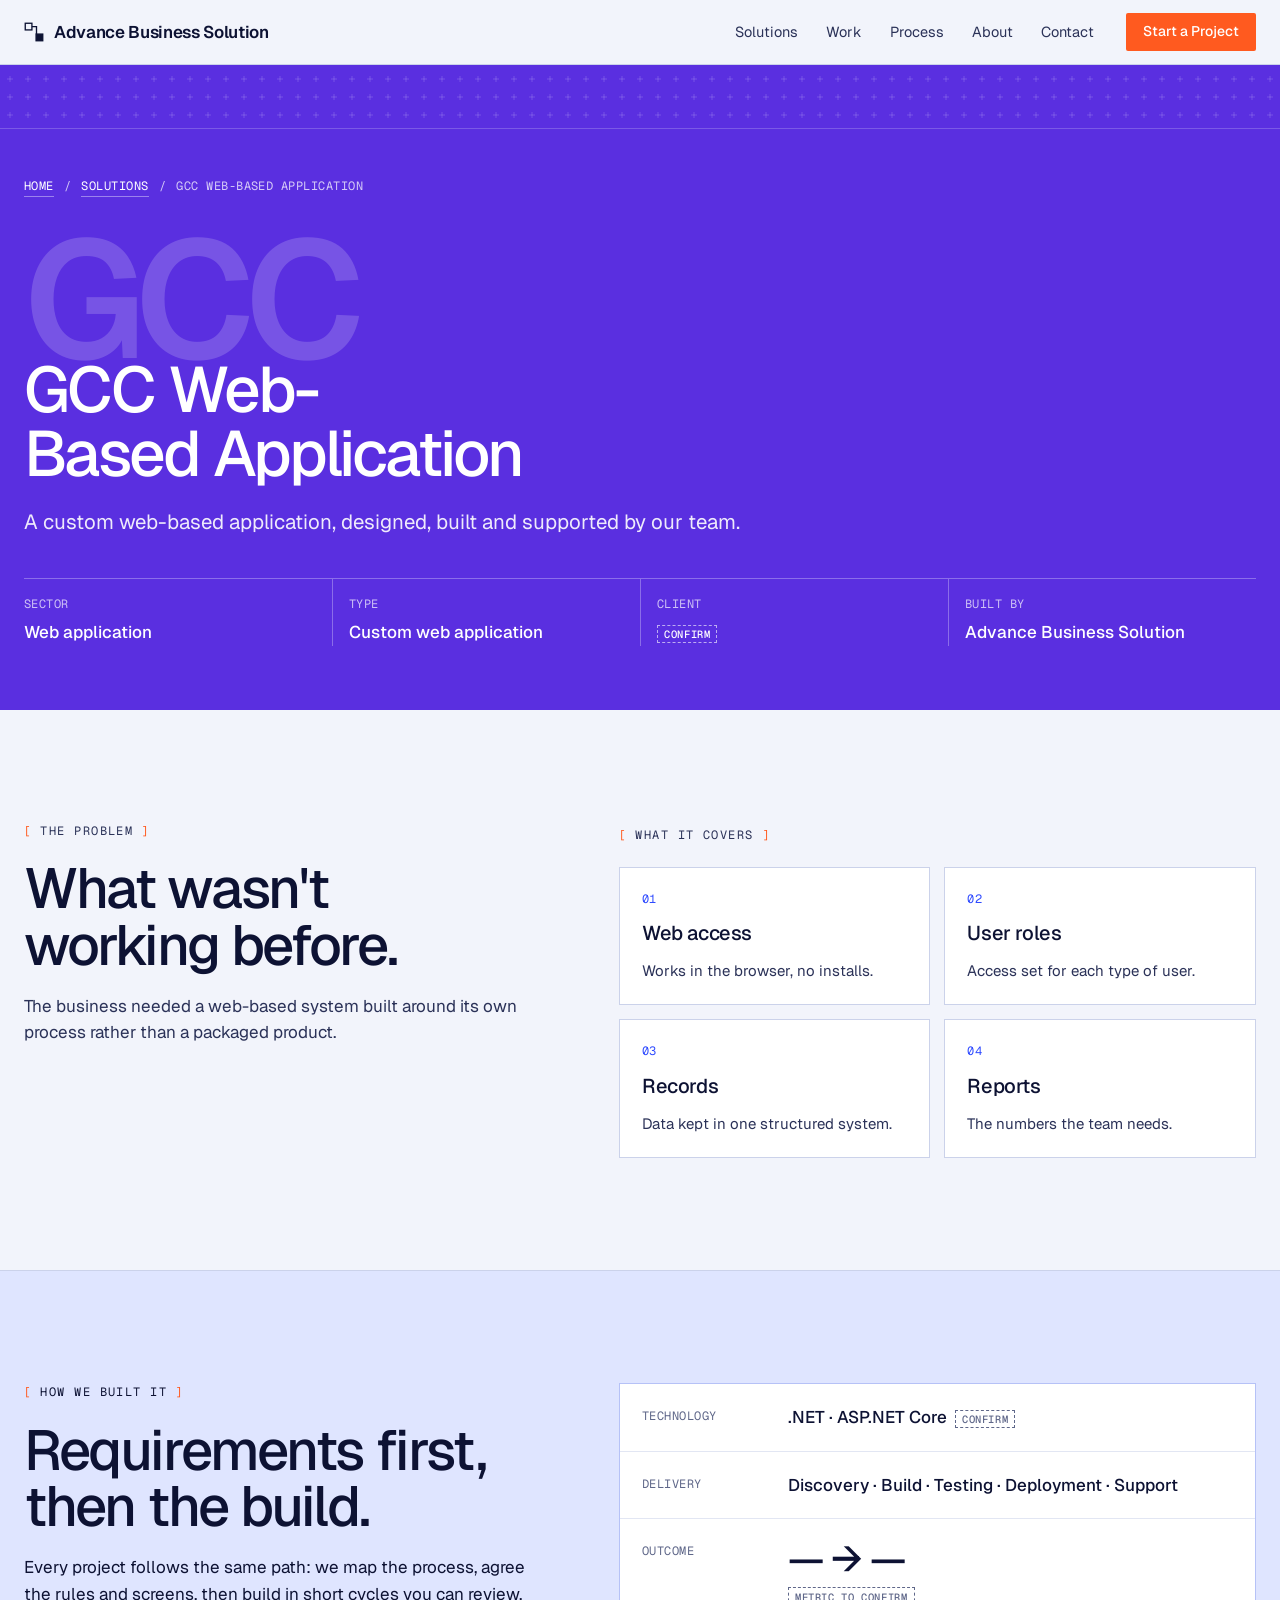
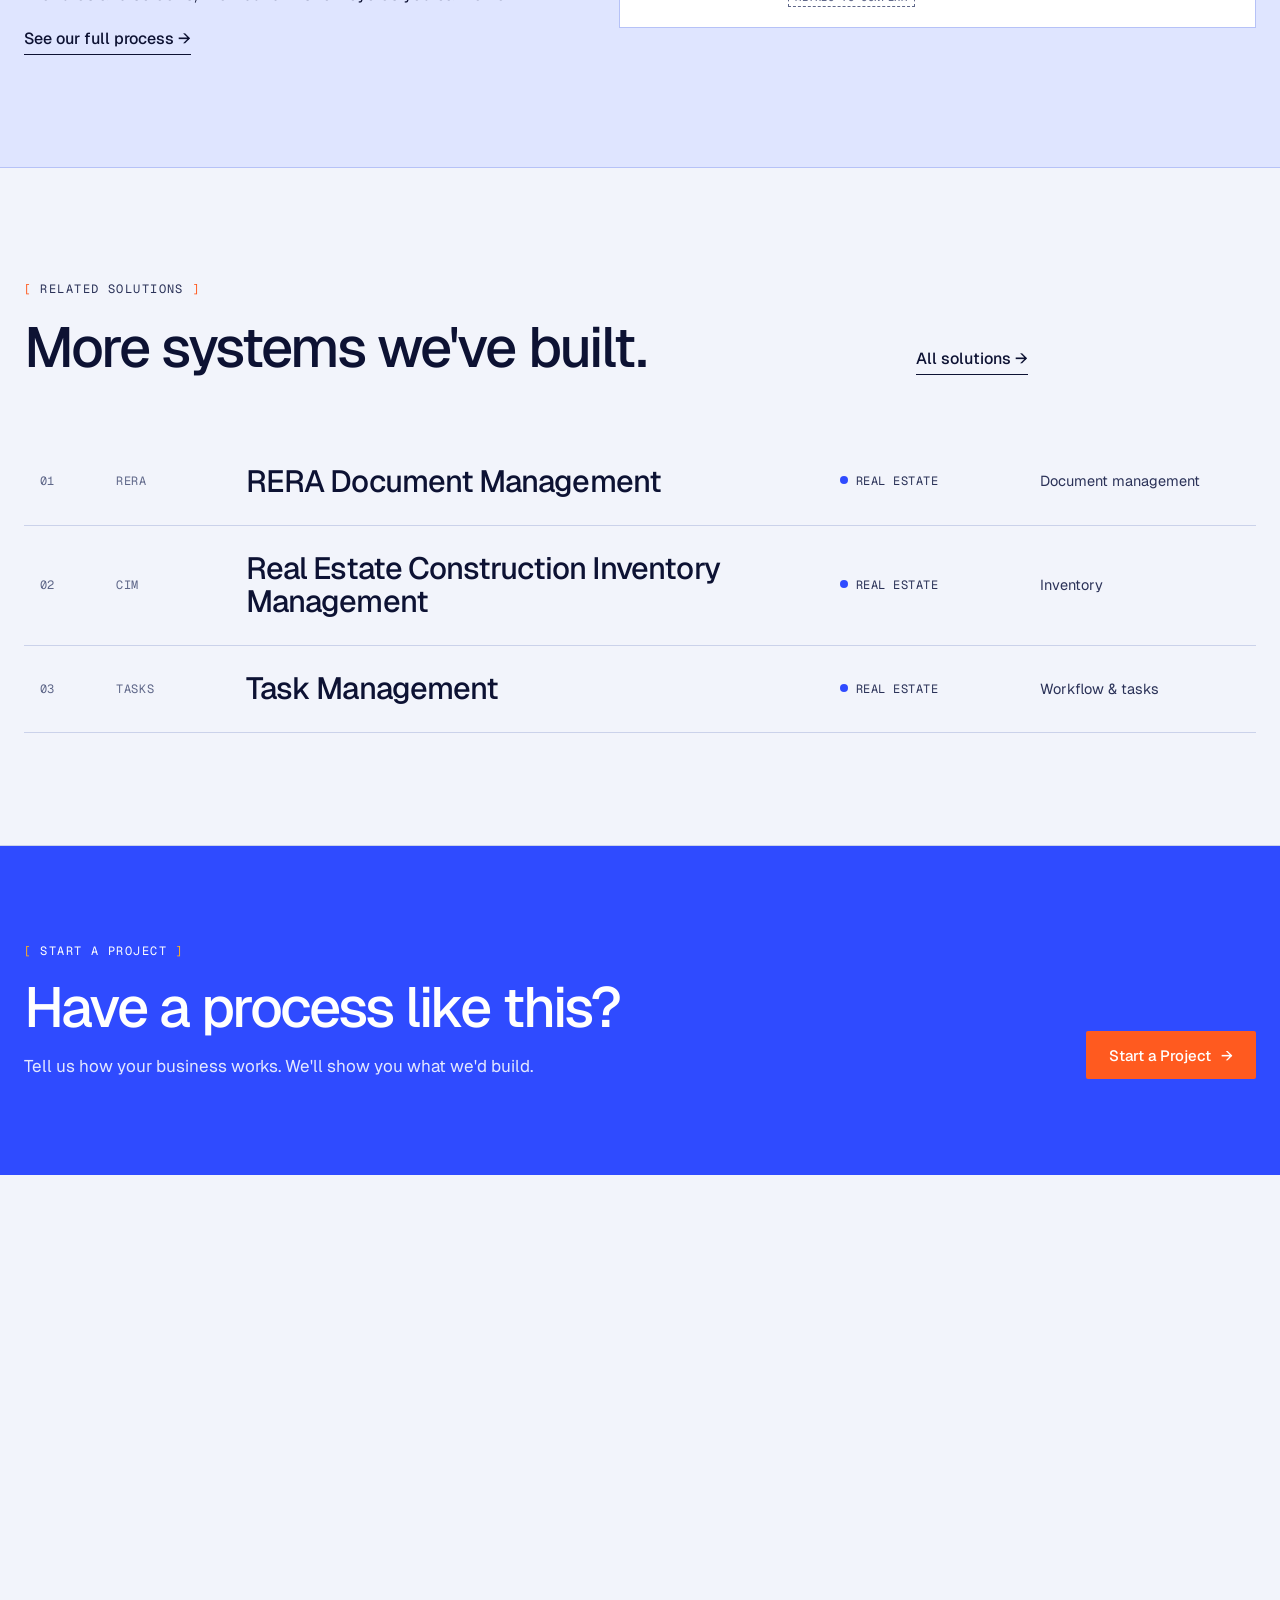
<file: docs/solutions/gcc-web-application.html>
<!doctype html>
<html lang="en">
<head>
  <meta charset="utf-8">
  <meta name="viewport" content="width=device-width, initial-scale=1, viewport-fit=cover">
  <title>GCC Web-Based Application — Advance Business Solution</title>
  <meta name="description" content="A custom web-based application, designed, built and supported by our team. Built by Advance Business Solution, Mumbai.">
  <meta name="theme-color" content="#2f4bff">
  <link rel="icon" href="../favicon.svg" type="image/svg+xml">
  <meta property="og:type" content="website">
  <meta property="og:title" content="GCC Web-Based Application — Advance Business Solution">
  <meta property="og:description" content="A custom web-based application, designed, built and supported by our team. Built by Advance Business Solution, Mumbai.">
  <link rel="preconnect" href="https://fonts.googleapis.com">
  <link rel="preconnect" href="https://fonts.gstatic.com" crossorigin>
  <link rel="stylesheet" href="https://fonts.googleapis.com/css2?family=Geist:wght@400;500;600&family=Geist+Mono:wght@400;500&display=swap">
  <link rel="stylesheet" href="../styles.css">
</head>
<body class="inner">
  <a class="skip" href="#main">Skip to content</a>

  <header class="site-header">
    <div class="bar">
      <a class="brand" href="../index.html" aria-label="Advance Business Solution home">
        <svg class="brand-mark" viewBox="0 0 24 24" aria-hidden="true">
          <rect x="1.5" y="1.5" width="8" height="8"/><rect x="14.5" y="14.5" width="8" height="8"/>
          <path d="M9.5 5.5h5.5v9"/>
        </svg>
        <span class="brand-name">Advance Business Solution</span>
      </a>
      <nav class="nav" aria-label="Primary">
        <a href="../index.html#portfolio">Solutions</a>
        <a href="../index.html#work">Work</a>
        <a href="../index.html#process">Process</a>
        <a href="../about.html">About</a>
        <a href="../contact.html">Contact</a>
      </nav>
      <a class="btn btn-accent btn-sm" href="../contact.html">Start a Project</a>
    </div>
  </header>

  <main id="main">

    <section class="sp-hero" id="top" style="--sec: #5a2fe0">
      <div class="plusgrid dark" aria-hidden="true"></div>
      <div class="wrap sp-hero-in">
        <nav class="crumbs mono" aria-label="Breadcrumb"><a href="../index.html">Home</a><span aria-hidden="true">/</span><a href="../index.html#portfolio">Solutions</a><span aria-hidden="true">/</span><span aria-current="page">GCC Web-Based Application</span></nav>
        <p class="sp-code" aria-hidden="true">GCC</p>
        <h1>GCC Web-Based Application</h1>
        <p class="sp-lede">A custom web-based application, designed, built and supported by our team.</p>
        <dl class="sp-meta">
          <div><dt class="mono">Sector</dt><dd>Web application</dd></div>
          <div><dt class="mono">Type</dt><dd>Custom web application</dd></div>
          <div><dt class="mono">Client</dt><dd><span class="tbc">confirm</span></dd></div>
          <div><dt class="mono">Built by</dt><dd>Advance Business Solution</dd></div>
        </dl>
      </div>
    </section>

    <section class="section band-light">
      <div class="wrap sp-split">
        <div class="sp-problem">
          <p class="tag">The problem</p>
          <h2 class="draw">What wasn't working before.</h2>
          <p class="sec-lede">The business needed a web-based system built around its own process rather than a packaged product.</p>
        </div>
        <div>
          <p class="tag">What it covers</p>
          <ul class="mods">
          <li class="mod reveal"><span class="mono">01</span><h3>Web access</h3><p>Works in the browser, no installs.</p></li>
          <li class="mod reveal"><span class="mono">02</span><h3>User roles</h3><p>Access set for each type of user.</p></li>
          <li class="mod reveal"><span class="mono">03</span><h3>Records</h3><p>Data kept in one structured system.</p></li>
          <li class="mod reveal"><span class="mono">04</span><h3>Reports</h3><p>The numbers the team needs.</p></li>
          </ul>
        </div>
      </div>
    </section>

    <section class="section band-mid">
      <div class="wrap sp-split">
        <div>
          <p class="tag">How we built it</p>
          <h2 class="draw">Requirements first, then the build.</h2>
          <p class="sec-lede">Every project follows the same path: we map the process, agree the rules and screens, then build in short cycles you can review.</p>
          <a class="link-arrow" href="../index.html#process">See our full process →</a>
        </div>
        <dl class="sp-spec">
          <div><dt class="mono">Technology</dt><dd>.NET · ASP.NET Core <span class="tbc">confirm</span></dd></div>
          <div><dt class="mono">Delivery</dt><dd>Discovery · Build · Testing · Deployment · Support</dd></div>
          <div class="sp-metric"><dt class="mono">Outcome</dt><dd><strong>— → —</strong><span class="tbc">metric to confirm</span></dd></div>
        </dl>
      </div>
    </section>

    <section class="section band-light">
      <div class="wrap">
        <div class="sec-head split">
          <div>
            <p class="tag">Related solutions</p>
            <h2 class="draw">More systems we've built.</h2>
          </div>
          <a class="link-arrow" href="../index.html#portfolio">All solutions →</a>
        </div>
        <ul class="sol-list">
          <li class="sol" data-sector="real-estate"><span class="mono sol-n">01</span><span class="mono sol-code">RERA</span><span class="sol-name">RERA Document Management</span><span class="sol-sector mono">Real estate</span><span class="sol-type">Document management</span><a class="sol-link" href="rera-document-management.html"><span class="sr-only">View RERA Document Management</span></a></li>
          <li class="sol" data-sector="real-estate"><span class="mono sol-n">02</span><span class="mono sol-code">CIM</span><span class="sol-name">Real Estate Construction Inventory Management</span><span class="sol-sector mono">Real estate</span><span class="sol-type">Inventory</span><a class="sol-link" href="construction-inventory.html"><span class="sr-only">View Real Estate Construction Inventory Management</span></a></li>
          <li class="sol" data-sector="real-estate"><span class="mono sol-n">03</span><span class="mono sol-code">TASKS</span><span class="sol-name">Task Management</span><span class="sol-sector mono">Real estate</span><span class="sol-type">Workflow &amp; tasks</span><a class="sol-link" href="task-management.html"><span class="sr-only">View Task Management</span></a></li>
        </ul>
      </div>
    </section>

    <section class="sp-cta">
      <div class="wrap sp-cta-in">
        <div>
          <p class="tag">Start a project</p>
          <h2 class="draw">Have a process like this?</h2>
          <p class="sec-lede">Tell us how your business works. We'll show you what we'd build.</p>
        </div>
        <a class="btn btn-accent" href="../contact.html">Start a Project <span aria-hidden="true">→</span></a>
      </div>
    </section>
  </main>

  <footer class="site-footer">
    <div class="foot-panel">
      <div class="wrap foot-cols">
        <div class="foot-brand">
          <a class="brand" href="../index.html" aria-label="Advance Business Solution home">
            <svg class="brand-mark" viewBox="0 0 24 24" aria-hidden="true"><rect x="1.5" y="1.5" width="8" height="8"/><rect x="14.5" y="14.5" width="8" height="8"/><path d="M9.5 5.5h5.5v9"/></svg>
            <span class="brand-name">Advance Business Solution</span>
          </a>
          <p class="foot-line">Custom software for businesses whose operations don't fit off-the-shelf tools.</p>
          <p class="mono foot-addr">Office No. 10, B Wing, Haji Habib Bldg.,<br>Opp. Fire Brigade, Dadar, Mumbai 400014</p>
        </div>
        <nav class="foot-col" aria-label="Footer pages">
          <p class="tag">Pages</p>
          <ul><li><a href="../about.html">About</a></li><li><a href="../index.html#portfolio">Solutions</a></li><li><a href="../index.html#work">Work</a></li><li><a href="../index.html#process">Process</a></li><li><a href="../contact.html">Contact</a></li></ul>
        </nav>
        <nav class="foot-col" aria-label="Footer solutions">
          <p class="tag">Solutions</p>
          <ul><li><a href="../solutions/rera-document-management.html">RERA documents</a></li><li><a href="../solutions/construction-inventory.html">Construction inventory</a></li><li><a href="../solutions/inventory-order-management.html">Inventory &amp; orders</a></li><li><a href="../solutions/patient-token-management.html">Patient tokens</a></li></ul>
        </nav>
        <div class="foot-col foot-cta">
          <p class="tag">Start a project</p>
          <p class="foot-cta-t">Tell us how your business works. We'll show you what we'd build.</p>
          <a class="btn btn-accent" href="../contact.html">Start a Project <span aria-hidden="true">→</span></a>
          <p class="mono foot-mail">sales@e-magicindia.com</p>
        </div>
      </div>
    </div>

    <div class="foot-marquee" id="foot-marquee" aria-hidden="true">
      <canvas id="pixel-trail"></canvas>
      <div class="foot-marquee-row"><span>Advance Business Solution</span><i></i><span>Advance Business Solution</span><i></i><span>Advance Business Solution</span><i></i><span>Advance Business Solution</span><i></i><span>Advance Business Solution</span><i></i><span>Advance Business Solution</span><i></i></div>
    </div>

    <div class="wrap foot-bar mono">
      <span>© <span id="year">2026</span> Advance Business Solution</span>
      <span class="foot-clock"><span class="live-dot" aria-hidden="true"></span>Mumbai <time id="mumbai-time">--:--</time> IST</span>
      <a href="#top" class="to-top">Back to top ↑</a>
    </div>
  </footer>

  <script src="../main.js" defer></script>
</body>
</html>
</file>
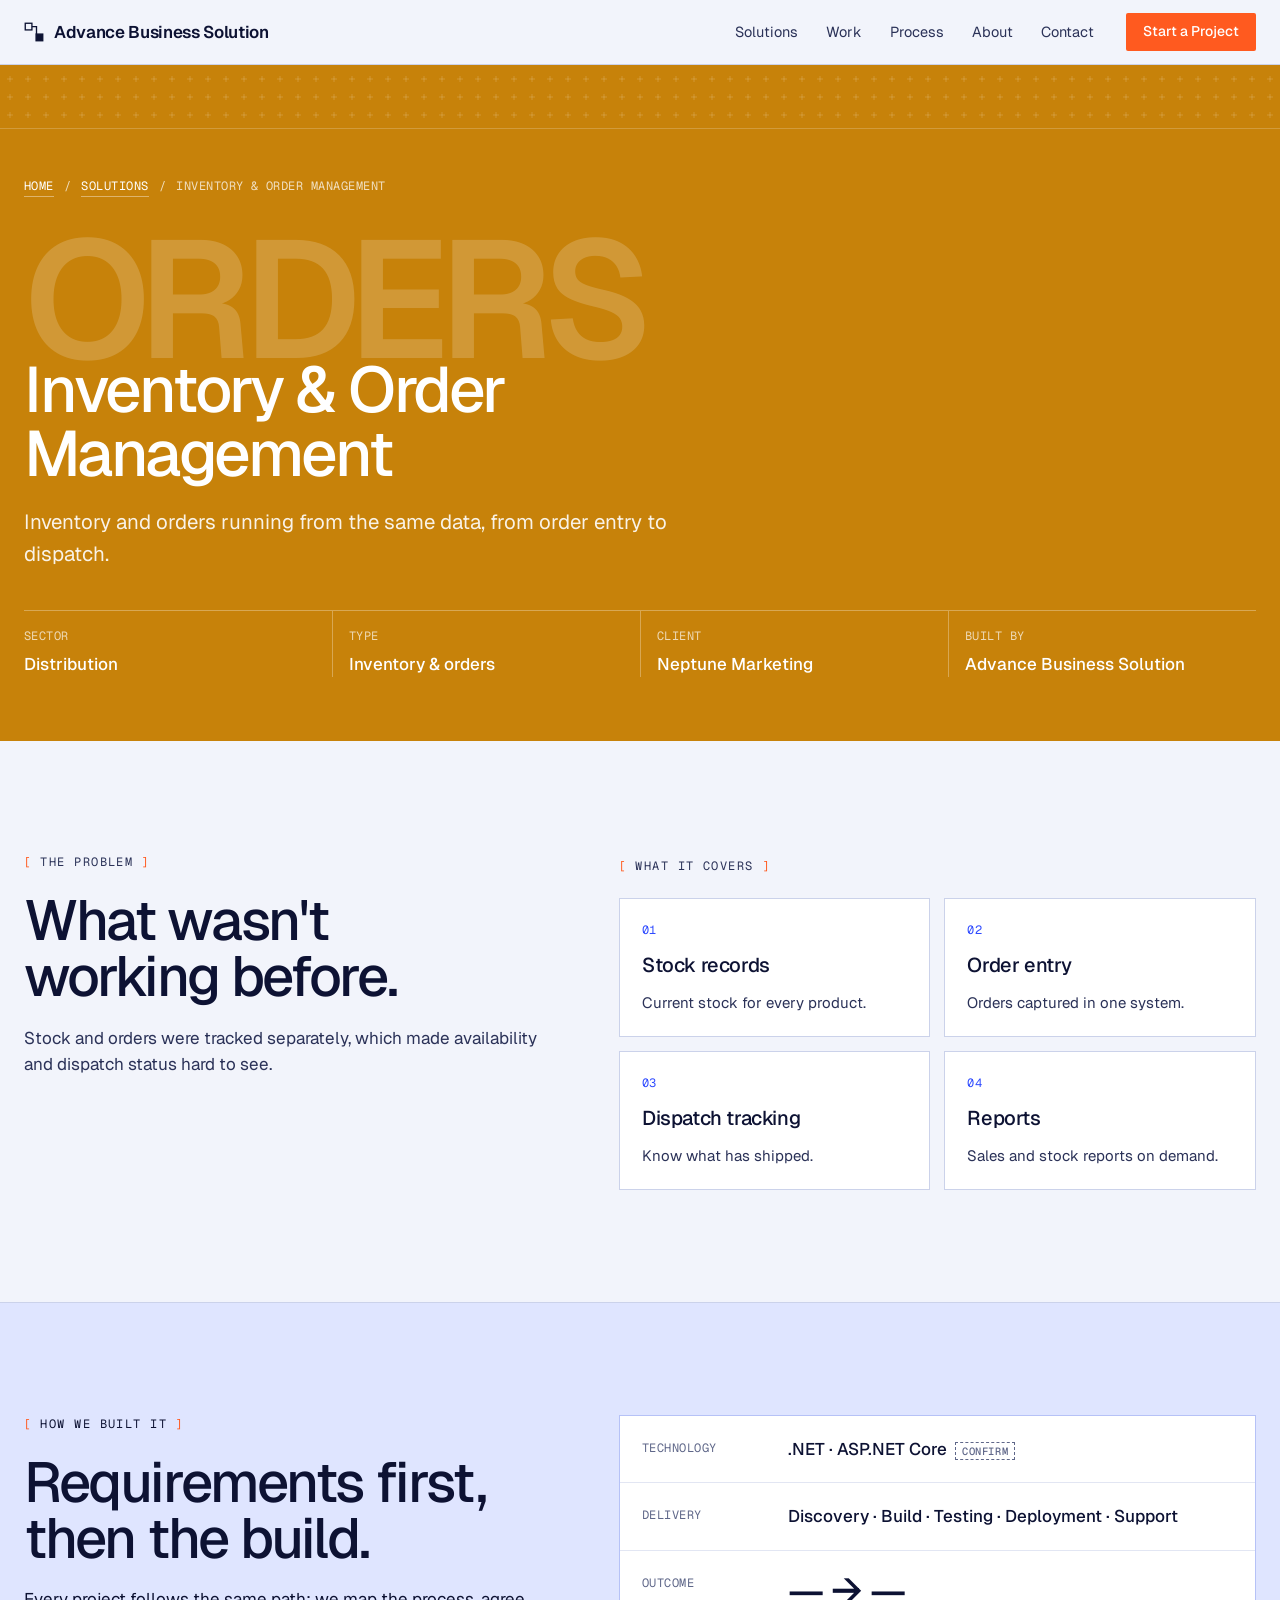
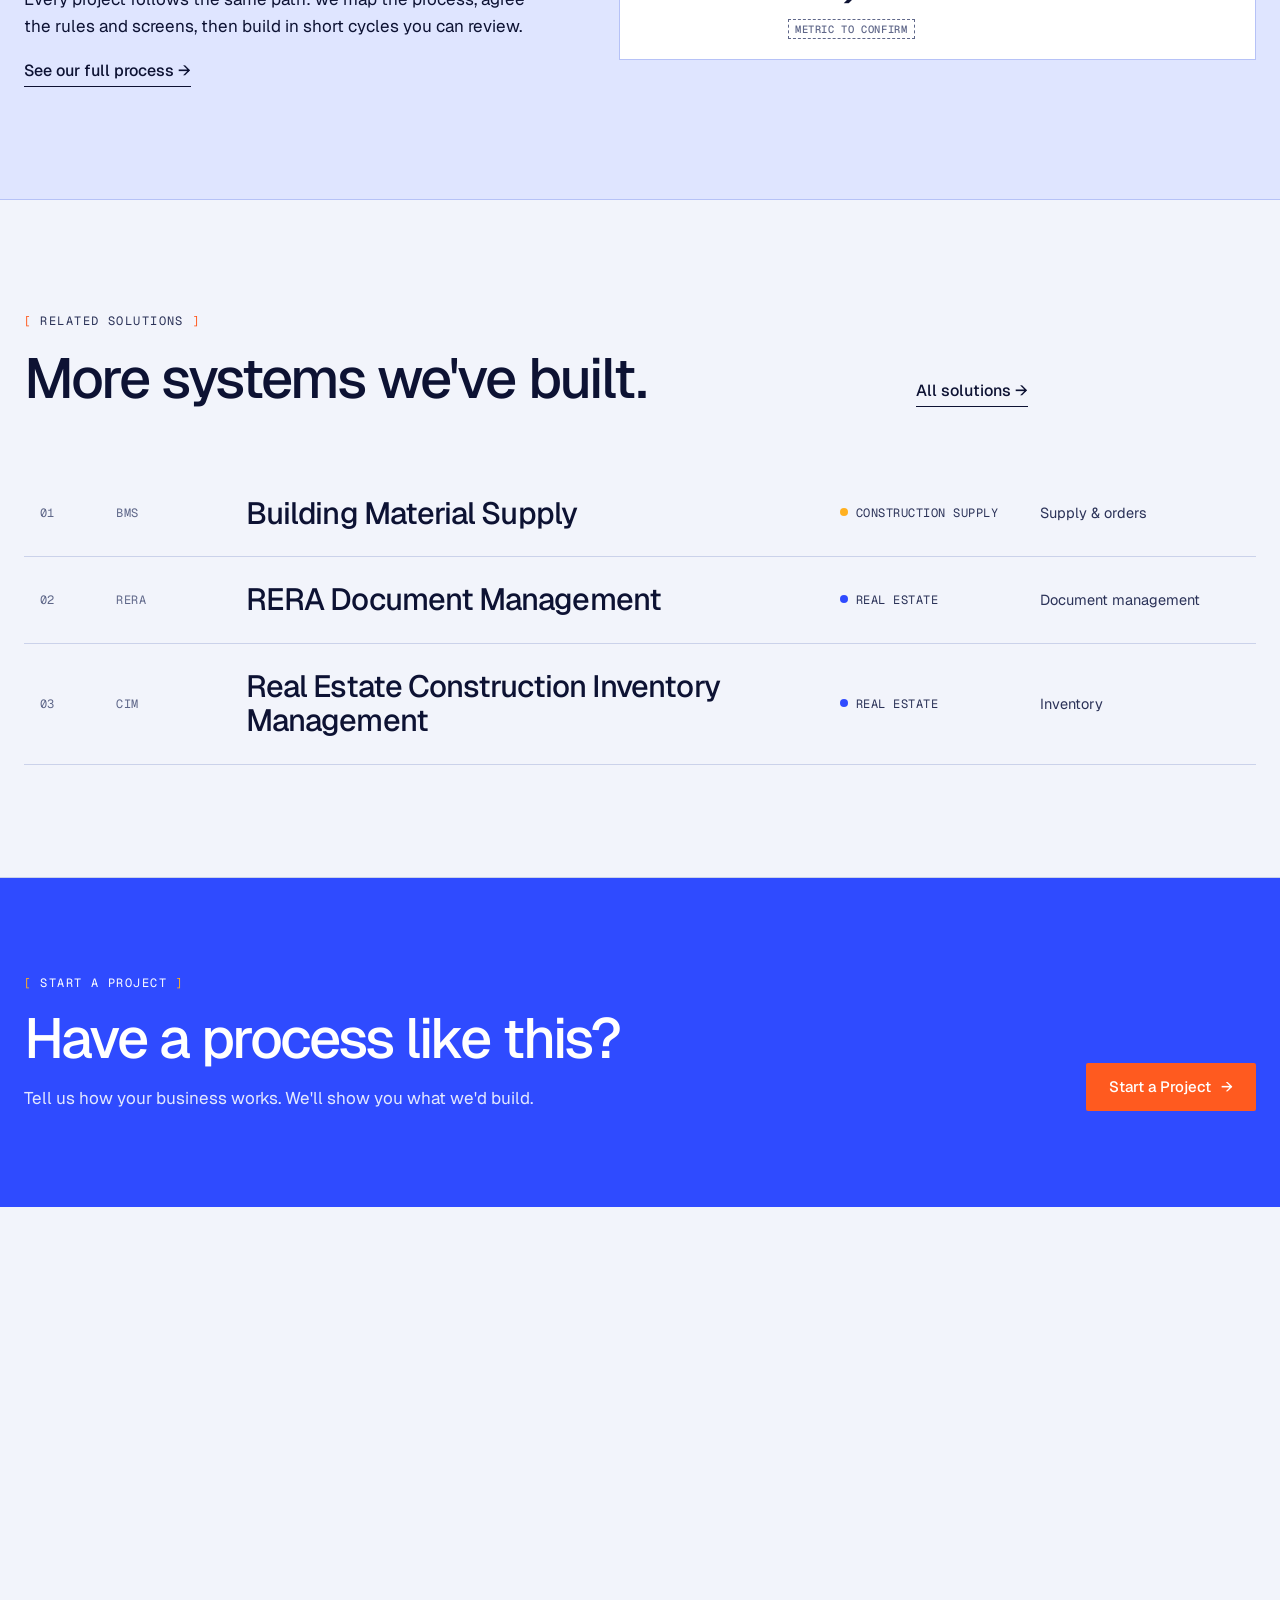
<file: docs/solutions/inventory-order-management.html>
<!doctype html>
<html lang="en">
<head>
  <meta charset="utf-8">
  <meta name="viewport" content="width=device-width, initial-scale=1, viewport-fit=cover">
  <title>Inventory &amp; Order Management — Advance Business Solution</title>
  <meta name="description" content="Inventory and orders running from the same data, from order entry to dispatch. Built by Advance Business Solution, Mumbai.">
  <meta name="theme-color" content="#2f4bff">
  <link rel="icon" href="../favicon.svg" type="image/svg+xml">
  <meta property="og:type" content="website">
  <meta property="og:title" content="Inventory &amp; Order Management — Advance Business Solution">
  <meta property="og:description" content="Inventory and orders running from the same data, from order entry to dispatch. Built by Advance Business Solution, Mumbai.">
  <link rel="preconnect" href="https://fonts.googleapis.com">
  <link rel="preconnect" href="https://fonts.gstatic.com" crossorigin>
  <link rel="stylesheet" href="https://fonts.googleapis.com/css2?family=Geist:wght@400;500;600&family=Geist+Mono:wght@400;500&display=swap">
  <link rel="stylesheet" href="../styles.css">
</head>
<body class="inner">
  <a class="skip" href="#main">Skip to content</a>

  <header class="site-header">
    <div class="bar">
      <a class="brand" href="../index.html" aria-label="Advance Business Solution home">
        <svg class="brand-mark" viewBox="0 0 24 24" aria-hidden="true">
          <rect x="1.5" y="1.5" width="8" height="8"/><rect x="14.5" y="14.5" width="8" height="8"/>
          <path d="M9.5 5.5h5.5v9"/>
        </svg>
        <span class="brand-name">Advance Business Solution</span>
      </a>
      <nav class="nav" aria-label="Primary">
        <a href="../index.html#portfolio">Solutions</a>
        <a href="../index.html#work">Work</a>
        <a href="../index.html#process">Process</a>
        <a href="../about.html">About</a>
        <a href="../contact.html">Contact</a>
      </nav>
      <a class="btn btn-accent btn-sm" href="../contact.html">Start a Project</a>
    </div>
  </header>

  <main id="main">

    <section class="sp-hero" id="top" style="--sec: #c7820a">
      <div class="plusgrid dark" aria-hidden="true"></div>
      <div class="wrap sp-hero-in">
        <nav class="crumbs mono" aria-label="Breadcrumb"><a href="../index.html">Home</a><span aria-hidden="true">/</span><a href="../index.html#portfolio">Solutions</a><span aria-hidden="true">/</span><span aria-current="page">Inventory &amp; Order Management</span></nav>
        <p class="sp-code" aria-hidden="true">ORDERS</p>
        <h1>Inventory &amp; Order Management</h1>
        <p class="sp-lede">Inventory and orders running from the same data, from order entry to dispatch.</p>
        <dl class="sp-meta">
          <div><dt class="mono">Sector</dt><dd>Distribution</dd></div>
          <div><dt class="mono">Type</dt><dd>Inventory &amp; orders</dd></div>
          <div><dt class="mono">Client</dt><dd>Neptune Marketing</dd></div>
          <div><dt class="mono">Built by</dt><dd>Advance Business Solution</dd></div>
        </dl>
      </div>
    </section>

    <section class="section band-light">
      <div class="wrap sp-split">
        <div class="sp-problem">
          <p class="tag">The problem</p>
          <h2 class="draw">What wasn't working before.</h2>
          <p class="sec-lede">Stock and orders were tracked separately, which made availability and dispatch status hard to see.</p>
        </div>
        <div>
          <p class="tag">What it covers</p>
          <ul class="mods">
          <li class="mod reveal"><span class="mono">01</span><h3>Stock records</h3><p>Current stock for every product.</p></li>
          <li class="mod reveal"><span class="mono">02</span><h3>Order entry</h3><p>Orders captured in one system.</p></li>
          <li class="mod reveal"><span class="mono">03</span><h3>Dispatch tracking</h3><p>Know what has shipped.</p></li>
          <li class="mod reveal"><span class="mono">04</span><h3>Reports</h3><p>Sales and stock reports on demand.</p></li>
          </ul>
        </div>
      </div>
    </section>

    <section class="section band-mid">
      <div class="wrap sp-split">
        <div>
          <p class="tag">How we built it</p>
          <h2 class="draw">Requirements first, then the build.</h2>
          <p class="sec-lede">Every project follows the same path: we map the process, agree the rules and screens, then build in short cycles you can review.</p>
          <a class="link-arrow" href="../index.html#process">See our full process →</a>
        </div>
        <dl class="sp-spec">
          <div><dt class="mono">Technology</dt><dd>.NET · ASP.NET Core <span class="tbc">confirm</span></dd></div>
          <div><dt class="mono">Delivery</dt><dd>Discovery · Build · Testing · Deployment · Support</dd></div>
          <div class="sp-metric"><dt class="mono">Outcome</dt><dd><strong>— → —</strong><span class="tbc">metric to confirm</span></dd></div>
        </dl>
      </div>
    </section>

    <section class="section band-light">
      <div class="wrap">
        <div class="sec-head split">
          <div>
            <p class="tag">Related solutions</p>
            <h2 class="draw">More systems we've built.</h2>
          </div>
          <a class="link-arrow" href="../index.html#portfolio">All solutions →</a>
        </div>
        <ul class="sol-list">
          <li class="sol" data-sector="distribution"><span class="mono sol-n">01</span><span class="mono sol-code">BMS</span><span class="sol-name">Building Material Supply</span><span class="sol-sector mono">Construction supply</span><span class="sol-type">Supply &amp; orders</span><a class="sol-link" href="building-material-supply.html"><span class="sr-only">View Building Material Supply</span></a></li>
          <li class="sol" data-sector="real-estate"><span class="mono sol-n">02</span><span class="mono sol-code">RERA</span><span class="sol-name">RERA Document Management</span><span class="sol-sector mono">Real estate</span><span class="sol-type">Document management</span><a class="sol-link" href="rera-document-management.html"><span class="sr-only">View RERA Document Management</span></a></li>
          <li class="sol" data-sector="real-estate"><span class="mono sol-n">03</span><span class="mono sol-code">CIM</span><span class="sol-name">Real Estate Construction Inventory Management</span><span class="sol-sector mono">Real estate</span><span class="sol-type">Inventory</span><a class="sol-link" href="construction-inventory.html"><span class="sr-only">View Real Estate Construction Inventory Management</span></a></li>
        </ul>
      </div>
    </section>

    <section class="sp-cta">
      <div class="wrap sp-cta-in">
        <div>
          <p class="tag">Start a project</p>
          <h2 class="draw">Have a process like this?</h2>
          <p class="sec-lede">Tell us how your business works. We'll show you what we'd build.</p>
        </div>
        <a class="btn btn-accent" href="../contact.html">Start a Project <span aria-hidden="true">→</span></a>
      </div>
    </section>
  </main>

  <footer class="site-footer">
    <div class="foot-panel">
      <div class="wrap foot-cols">
        <div class="foot-brand">
          <a class="brand" href="../index.html" aria-label="Advance Business Solution home">
            <svg class="brand-mark" viewBox="0 0 24 24" aria-hidden="true"><rect x="1.5" y="1.5" width="8" height="8"/><rect x="14.5" y="14.5" width="8" height="8"/><path d="M9.5 5.5h5.5v9"/></svg>
            <span class="brand-name">Advance Business Solution</span>
          </a>
          <p class="foot-line">Custom software for businesses whose operations don't fit off-the-shelf tools.</p>
          <p class="mono foot-addr">Office No. 10, B Wing, Haji Habib Bldg.,<br>Opp. Fire Brigade, Dadar, Mumbai 400014</p>
        </div>
        <nav class="foot-col" aria-label="Footer pages">
          <p class="tag">Pages</p>
          <ul><li><a href="../about.html">About</a></li><li><a href="../index.html#portfolio">Solutions</a></li><li><a href="../index.html#work">Work</a></li><li><a href="../index.html#process">Process</a></li><li><a href="../contact.html">Contact</a></li></ul>
        </nav>
        <nav class="foot-col" aria-label="Footer solutions">
          <p class="tag">Solutions</p>
          <ul><li><a href="../solutions/rera-document-management.html">RERA documents</a></li><li><a href="../solutions/construction-inventory.html">Construction inventory</a></li><li><a href="../solutions/inventory-order-management.html">Inventory &amp; orders</a></li><li><a href="../solutions/patient-token-management.html">Patient tokens</a></li></ul>
        </nav>
        <div class="foot-col foot-cta">
          <p class="tag">Start a project</p>
          <p class="foot-cta-t">Tell us how your business works. We'll show you what we'd build.</p>
          <a class="btn btn-accent" href="../contact.html">Start a Project <span aria-hidden="true">→</span></a>
          <p class="mono foot-mail">sales@e-magicindia.com</p>
        </div>
      </div>
    </div>

    <div class="foot-marquee" id="foot-marquee" aria-hidden="true">
      <canvas id="pixel-trail"></canvas>
      <div class="foot-marquee-row"><span>Advance Business Solution</span><i></i><span>Advance Business Solution</span><i></i><span>Advance Business Solution</span><i></i><span>Advance Business Solution</span><i></i><span>Advance Business Solution</span><i></i><span>Advance Business Solution</span><i></i></div>
    </div>

    <div class="wrap foot-bar mono">
      <span>© <span id="year">2026</span> Advance Business Solution</span>
      <span class="foot-clock"><span class="live-dot" aria-hidden="true"></span>Mumbai <time id="mumbai-time">--:--</time> IST</span>
      <a href="#top" class="to-top">Back to top ↑</a>
    </div>
  </footer>

  <script src="../main.js" defer></script>
</body>
</html>
</file>
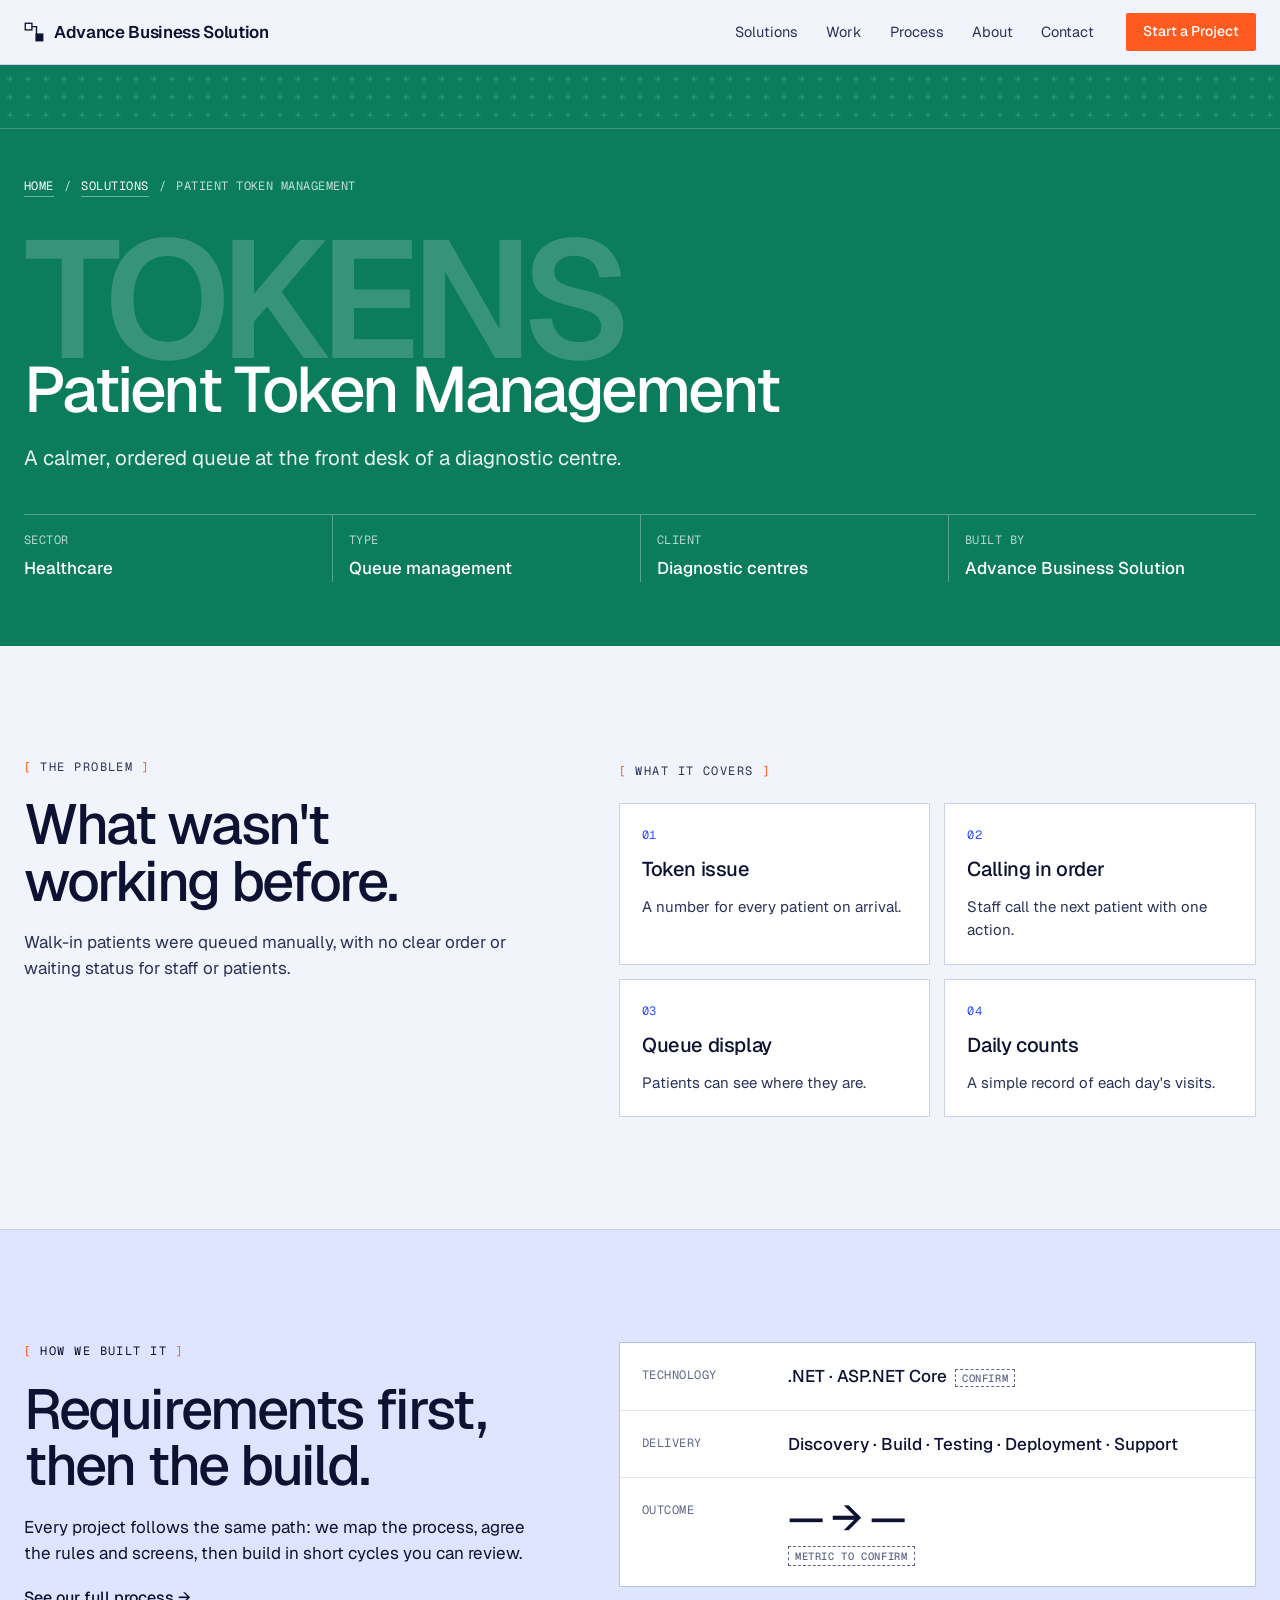
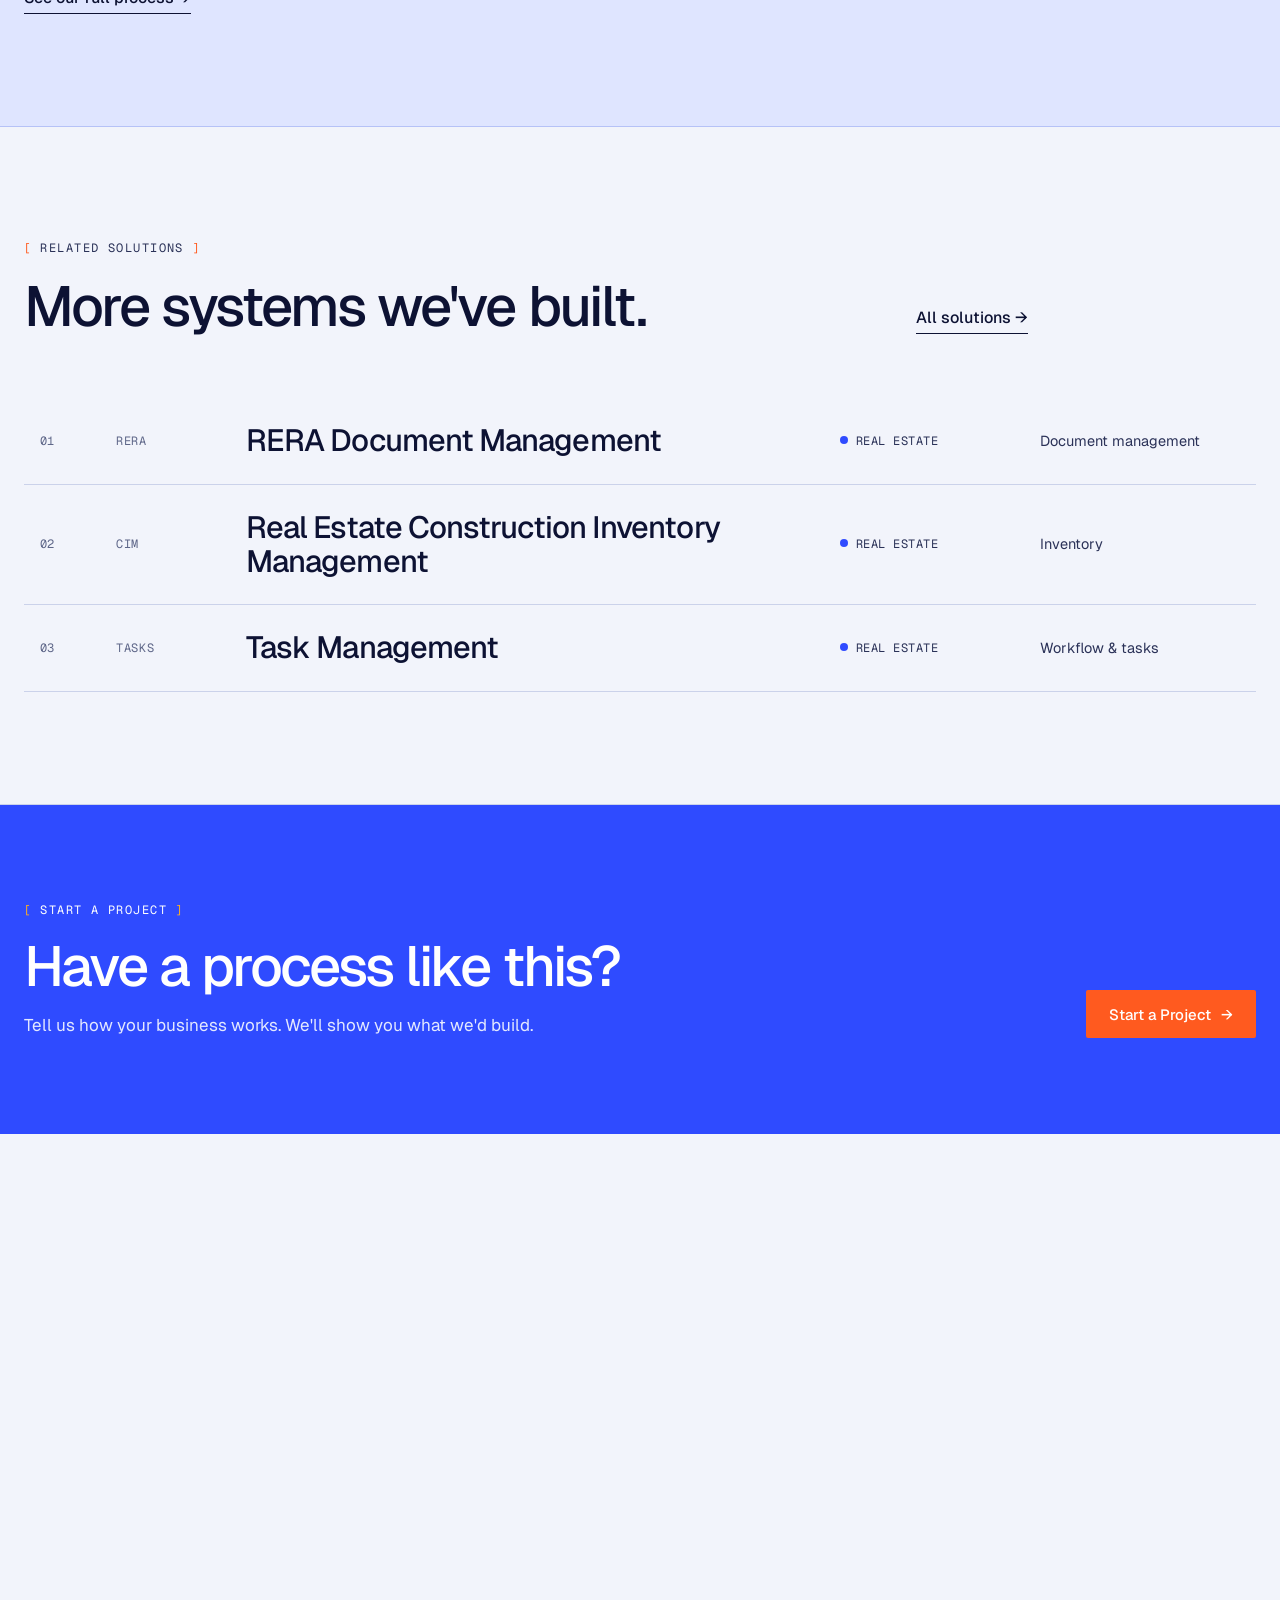
<file: docs/solutions/patient-token-management.html>
<!doctype html>
<html lang="en">
<head>
  <meta charset="utf-8">
  <meta name="viewport" content="width=device-width, initial-scale=1, viewport-fit=cover">
  <title>Patient Token Management — Advance Business Solution</title>
  <meta name="description" content="A calmer, ordered queue at the front desk of a diagnostic centre. Built by Advance Business Solution, Mumbai.">
  <meta name="theme-color" content="#2f4bff">
  <link rel="icon" href="../favicon.svg" type="image/svg+xml">
  <meta property="og:type" content="website">
  <meta property="og:title" content="Patient Token Management — Advance Business Solution">
  <meta property="og:description" content="A calmer, ordered queue at the front desk of a diagnostic centre. Built by Advance Business Solution, Mumbai.">
  <link rel="preconnect" href="https://fonts.googleapis.com">
  <link rel="preconnect" href="https://fonts.gstatic.com" crossorigin>
  <link rel="stylesheet" href="https://fonts.googleapis.com/css2?family=Geist:wght@400;500;600&family=Geist+Mono:wght@400;500&display=swap">
  <link rel="stylesheet" href="../styles.css">
</head>
<body class="inner">
  <a class="skip" href="#main">Skip to content</a>

  <header class="site-header">
    <div class="bar">
      <a class="brand" href="../index.html" aria-label="Advance Business Solution home">
        <svg class="brand-mark" viewBox="0 0 24 24" aria-hidden="true">
          <rect x="1.5" y="1.5" width="8" height="8"/><rect x="14.5" y="14.5" width="8" height="8"/>
          <path d="M9.5 5.5h5.5v9"/>
        </svg>
        <span class="brand-name">Advance Business Solution</span>
      </a>
      <nav class="nav" aria-label="Primary">
        <a href="../index.html#portfolio">Solutions</a>
        <a href="../index.html#work">Work</a>
        <a href="../index.html#process">Process</a>
        <a href="../about.html">About</a>
        <a href="../contact.html">Contact</a>
      </nav>
      <a class="btn btn-accent btn-sm" href="../contact.html">Start a Project</a>
    </div>
  </header>

  <main id="main">

    <section class="sp-hero" id="top" style="--sec: #0b7d5d">
      <div class="plusgrid dark" aria-hidden="true"></div>
      <div class="wrap sp-hero-in">
        <nav class="crumbs mono" aria-label="Breadcrumb"><a href="../index.html">Home</a><span aria-hidden="true">/</span><a href="../index.html#portfolio">Solutions</a><span aria-hidden="true">/</span><span aria-current="page">Patient Token Management</span></nav>
        <p class="sp-code" aria-hidden="true">TOKENS</p>
        <h1>Patient Token Management</h1>
        <p class="sp-lede">A calmer, ordered queue at the front desk of a diagnostic centre.</p>
        <dl class="sp-meta">
          <div><dt class="mono">Sector</dt><dd>Healthcare</dd></div>
          <div><dt class="mono">Type</dt><dd>Queue management</dd></div>
          <div><dt class="mono">Client</dt><dd>Diagnostic centres</dd></div>
          <div><dt class="mono">Built by</dt><dd>Advance Business Solution</dd></div>
        </dl>
      </div>
    </section>

    <section class="section band-light">
      <div class="wrap sp-split">
        <div class="sp-problem">
          <p class="tag">The problem</p>
          <h2 class="draw">What wasn't working before.</h2>
          <p class="sec-lede">Walk-in patients were queued manually, with no clear order or waiting status for staff or patients.</p>
        </div>
        <div>
          <p class="tag">What it covers</p>
          <ul class="mods">
          <li class="mod reveal"><span class="mono">01</span><h3>Token issue</h3><p>A number for every patient on arrival.</p></li>
          <li class="mod reveal"><span class="mono">02</span><h3>Calling in order</h3><p>Staff call the next patient with one action.</p></li>
          <li class="mod reveal"><span class="mono">03</span><h3>Queue display</h3><p>Patients can see where they are.</p></li>
          <li class="mod reveal"><span class="mono">04</span><h3>Daily counts</h3><p>A simple record of each day&#x27;s visits.</p></li>
          </ul>
        </div>
      </div>
    </section>

    <section class="section band-mid">
      <div class="wrap sp-split">
        <div>
          <p class="tag">How we built it</p>
          <h2 class="draw">Requirements first, then the build.</h2>
          <p class="sec-lede">Every project follows the same path: we map the process, agree the rules and screens, then build in short cycles you can review.</p>
          <a class="link-arrow" href="../index.html#process">See our full process →</a>
        </div>
        <dl class="sp-spec">
          <div><dt class="mono">Technology</dt><dd>.NET · ASP.NET Core <span class="tbc">confirm</span></dd></div>
          <div><dt class="mono">Delivery</dt><dd>Discovery · Build · Testing · Deployment · Support</dd></div>
          <div class="sp-metric"><dt class="mono">Outcome</dt><dd><strong>— → —</strong><span class="tbc">metric to confirm</span></dd></div>
        </dl>
      </div>
    </section>

    <section class="section band-light">
      <div class="wrap">
        <div class="sec-head split">
          <div>
            <p class="tag">Related solutions</p>
            <h2 class="draw">More systems we've built.</h2>
          </div>
          <a class="link-arrow" href="../index.html#portfolio">All solutions →</a>
        </div>
        <ul class="sol-list">
          <li class="sol" data-sector="real-estate"><span class="mono sol-n">01</span><span class="mono sol-code">RERA</span><span class="sol-name">RERA Document Management</span><span class="sol-sector mono">Real estate</span><span class="sol-type">Document management</span><a class="sol-link" href="rera-document-management.html"><span class="sr-only">View RERA Document Management</span></a></li>
          <li class="sol" data-sector="real-estate"><span class="mono sol-n">02</span><span class="mono sol-code">CIM</span><span class="sol-name">Real Estate Construction Inventory Management</span><span class="sol-sector mono">Real estate</span><span class="sol-type">Inventory</span><a class="sol-link" href="construction-inventory.html"><span class="sr-only">View Real Estate Construction Inventory Management</span></a></li>
          <li class="sol" data-sector="real-estate"><span class="mono sol-n">03</span><span class="mono sol-code">TASKS</span><span class="sol-name">Task Management</span><span class="sol-sector mono">Real estate</span><span class="sol-type">Workflow &amp; tasks</span><a class="sol-link" href="task-management.html"><span class="sr-only">View Task Management</span></a></li>
        </ul>
      </div>
    </section>

    <section class="sp-cta">
      <div class="wrap sp-cta-in">
        <div>
          <p class="tag">Start a project</p>
          <h2 class="draw">Have a process like this?</h2>
          <p class="sec-lede">Tell us how your business works. We'll show you what we'd build.</p>
        </div>
        <a class="btn btn-accent" href="../contact.html">Start a Project <span aria-hidden="true">→</span></a>
      </div>
    </section>
  </main>

  <footer class="site-footer">
    <div class="foot-panel">
      <div class="wrap foot-cols">
        <div class="foot-brand">
          <a class="brand" href="../index.html" aria-label="Advance Business Solution home">
            <svg class="brand-mark" viewBox="0 0 24 24" aria-hidden="true"><rect x="1.5" y="1.5" width="8" height="8"/><rect x="14.5" y="14.5" width="8" height="8"/><path d="M9.5 5.5h5.5v9"/></svg>
            <span class="brand-name">Advance Business Solution</span>
          </a>
          <p class="foot-line">Custom software for businesses whose operations don't fit off-the-shelf tools.</p>
          <p class="mono foot-addr">Office No. 10, B Wing, Haji Habib Bldg.,<br>Opp. Fire Brigade, Dadar, Mumbai 400014</p>
        </div>
        <nav class="foot-col" aria-label="Footer pages">
          <p class="tag">Pages</p>
          <ul><li><a href="../about.html">About</a></li><li><a href="../index.html#portfolio">Solutions</a></li><li><a href="../index.html#work">Work</a></li><li><a href="../index.html#process">Process</a></li><li><a href="../contact.html">Contact</a></li></ul>
        </nav>
        <nav class="foot-col" aria-label="Footer solutions">
          <p class="tag">Solutions</p>
          <ul><li><a href="../solutions/rera-document-management.html">RERA documents</a></li><li><a href="../solutions/construction-inventory.html">Construction inventory</a></li><li><a href="../solutions/inventory-order-management.html">Inventory &amp; orders</a></li><li><a href="../solutions/patient-token-management.html">Patient tokens</a></li></ul>
        </nav>
        <div class="foot-col foot-cta">
          <p class="tag">Start a project</p>
          <p class="foot-cta-t">Tell us how your business works. We'll show you what we'd build.</p>
          <a class="btn btn-accent" href="../contact.html">Start a Project <span aria-hidden="true">→</span></a>
          <p class="mono foot-mail">sales@e-magicindia.com</p>
        </div>
      </div>
    </div>

    <div class="foot-marquee" id="foot-marquee" aria-hidden="true">
      <canvas id="pixel-trail"></canvas>
      <div class="foot-marquee-row"><span>Advance Business Solution</span><i></i><span>Advance Business Solution</span><i></i><span>Advance Business Solution</span><i></i><span>Advance Business Solution</span><i></i><span>Advance Business Solution</span><i></i><span>Advance Business Solution</span><i></i></div>
    </div>

    <div class="wrap foot-bar mono">
      <span>© <span id="year">2026</span> Advance Business Solution</span>
      <span class="foot-clock"><span class="live-dot" aria-hidden="true"></span>Mumbai <time id="mumbai-time">--:--</time> IST</span>
      <a href="#top" class="to-top">Back to top ↑</a>
    </div>
  </footer>

  <script src="../main.js" defer></script>
</body>
</html>
</file>
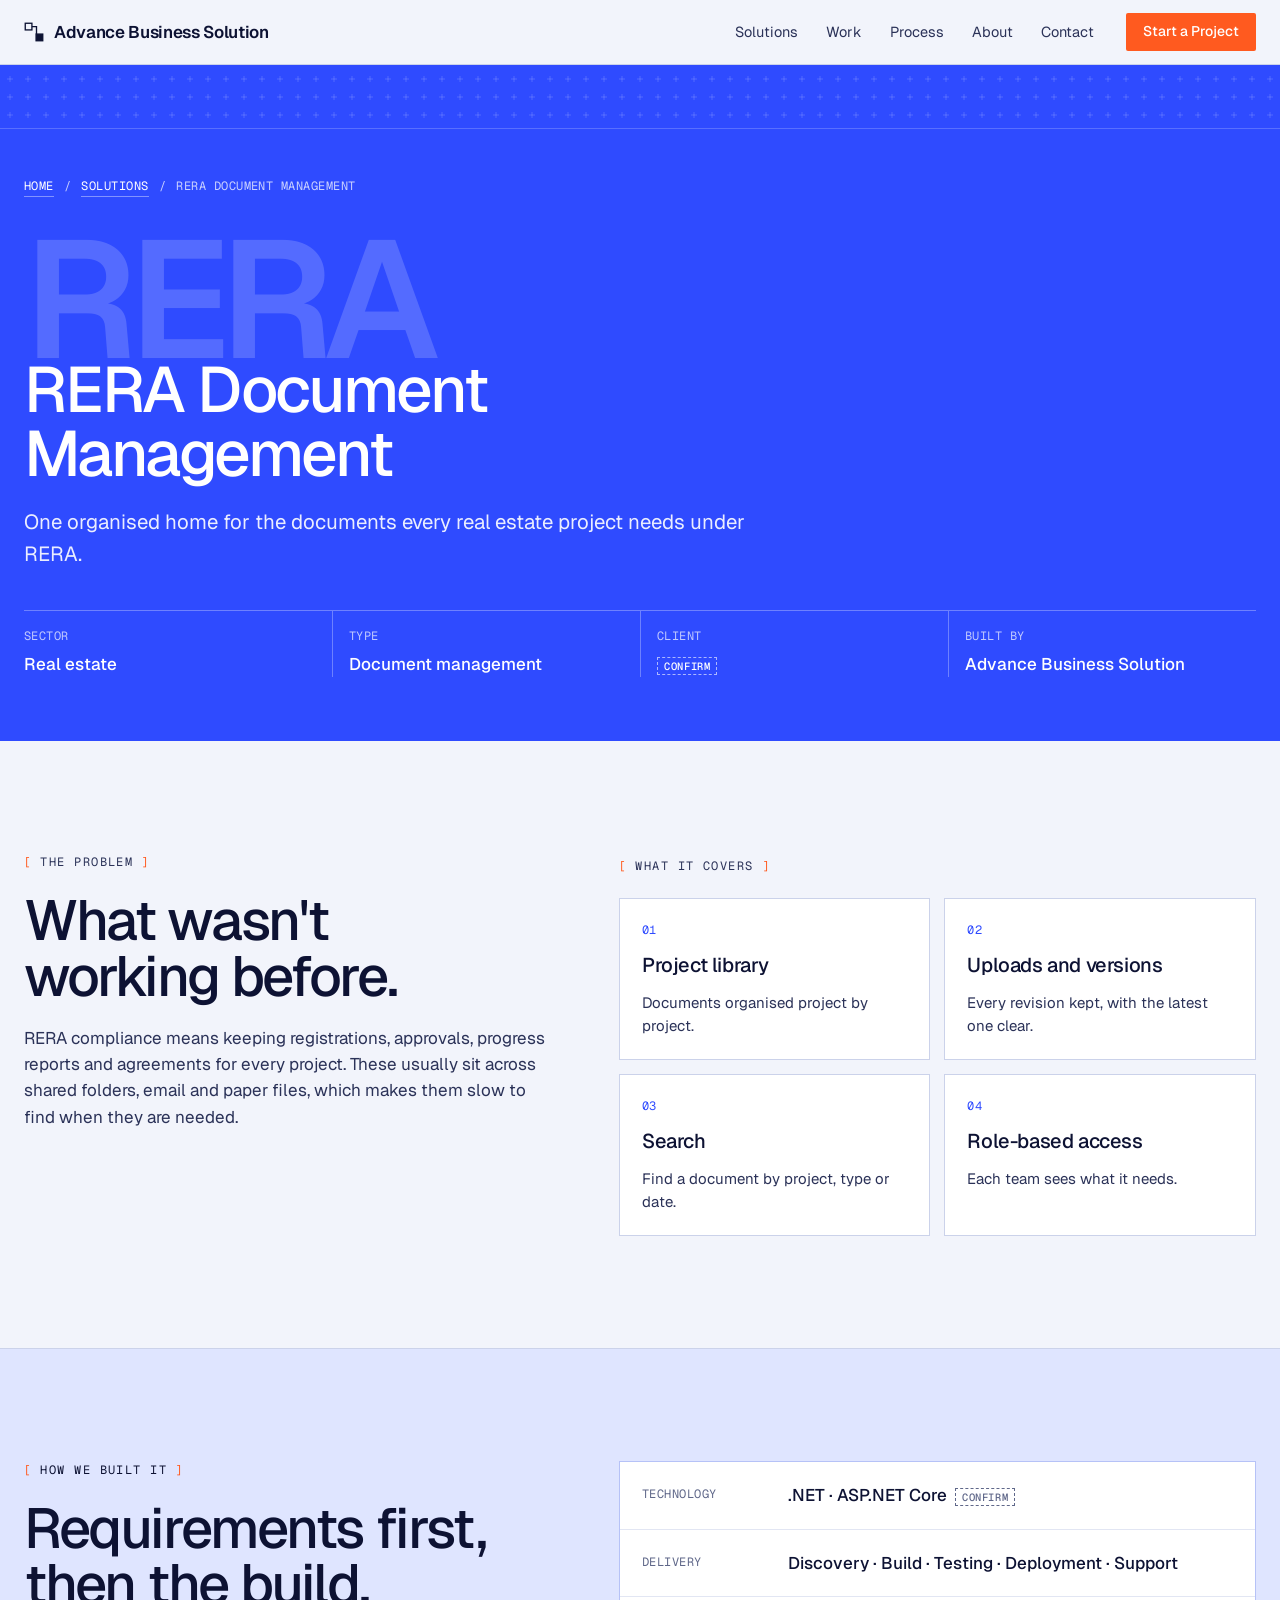
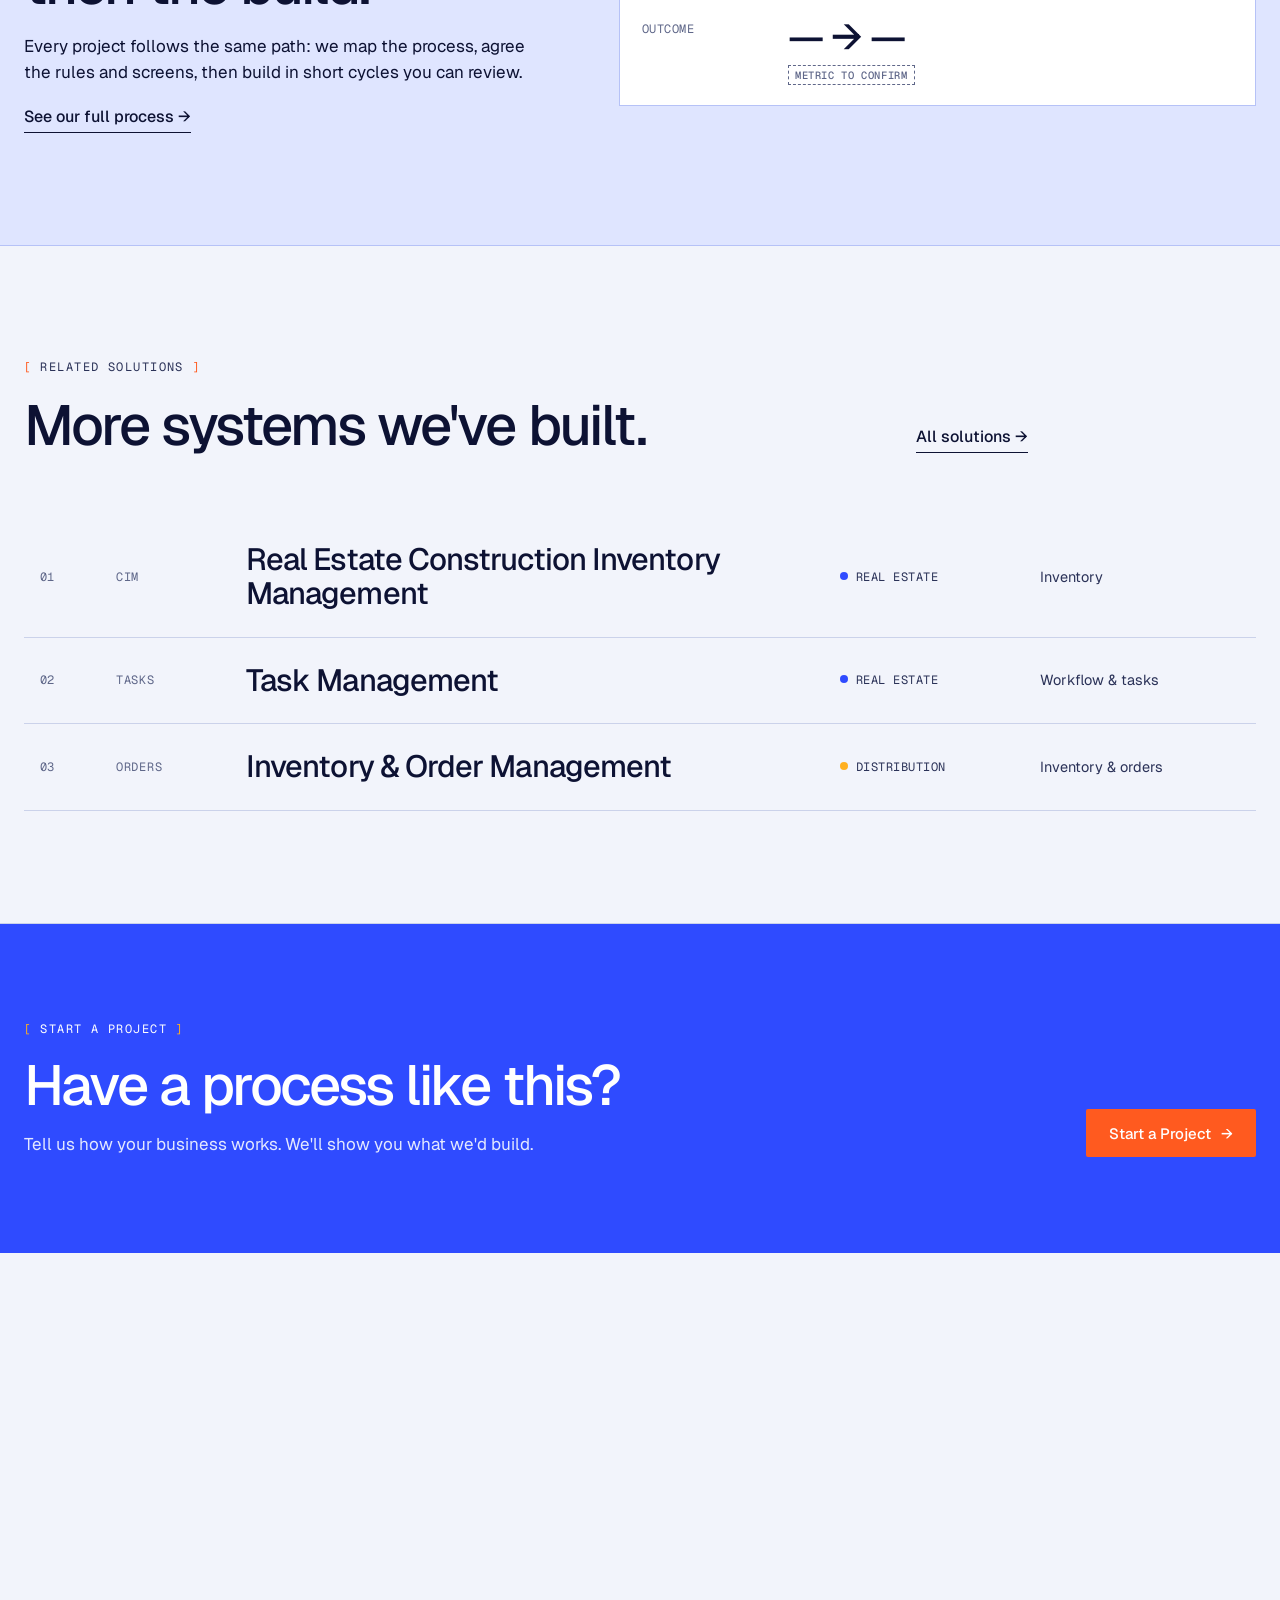
<file: docs/solutions/rera-document-management.html>
<!doctype html>
<html lang="en">
<head>
  <meta charset="utf-8">
  <meta name="viewport" content="width=device-width, initial-scale=1, viewport-fit=cover">
  <title>RERA Document Management — Advance Business Solution</title>
  <meta name="description" content="One organised home for the documents every real estate project needs under RERA. Built by Advance Business Solution, Mumbai.">
  <meta name="theme-color" content="#2f4bff">
  <link rel="icon" href="../favicon.svg" type="image/svg+xml">
  <meta property="og:type" content="website">
  <meta property="og:title" content="RERA Document Management — Advance Business Solution">
  <meta property="og:description" content="One organised home for the documents every real estate project needs under RERA. Built by Advance Business Solution, Mumbai.">
  <link rel="preconnect" href="https://fonts.googleapis.com">
  <link rel="preconnect" href="https://fonts.gstatic.com" crossorigin>
  <link rel="stylesheet" href="https://fonts.googleapis.com/css2?family=Geist:wght@400;500;600&family=Geist+Mono:wght@400;500&display=swap">
  <link rel="stylesheet" href="../styles.css">
</head>
<body class="inner">
  <a class="skip" href="#main">Skip to content</a>

  <header class="site-header">
    <div class="bar">
      <a class="brand" href="../index.html" aria-label="Advance Business Solution home">
        <svg class="brand-mark" viewBox="0 0 24 24" aria-hidden="true">
          <rect x="1.5" y="1.5" width="8" height="8"/><rect x="14.5" y="14.5" width="8" height="8"/>
          <path d="M9.5 5.5h5.5v9"/>
        </svg>
        <span class="brand-name">Advance Business Solution</span>
      </a>
      <nav class="nav" aria-label="Primary">
        <a href="../index.html#portfolio">Solutions</a>
        <a href="../index.html#work">Work</a>
        <a href="../index.html#process">Process</a>
        <a href="../about.html">About</a>
        <a href="../contact.html">Contact</a>
      </nav>
      <a class="btn btn-accent btn-sm" href="../contact.html">Start a Project</a>
    </div>
  </header>

  <main id="main">

    <section class="sp-hero" id="top" style="--sec: var(--brand)">
      <div class="plusgrid dark" aria-hidden="true"></div>
      <div class="wrap sp-hero-in">
        <nav class="crumbs mono" aria-label="Breadcrumb"><a href="../index.html">Home</a><span aria-hidden="true">/</span><a href="../index.html#portfolio">Solutions</a><span aria-hidden="true">/</span><span aria-current="page">RERA Document Management</span></nav>
        <p class="sp-code" aria-hidden="true">RERA</p>
        <h1>RERA Document Management</h1>
        <p class="sp-lede">One organised home for the documents every real estate project needs under RERA.</p>
        <dl class="sp-meta">
          <div><dt class="mono">Sector</dt><dd>Real estate</dd></div>
          <div><dt class="mono">Type</dt><dd>Document management</dd></div>
          <div><dt class="mono">Client</dt><dd><span class="tbc">confirm</span></dd></div>
          <div><dt class="mono">Built by</dt><dd>Advance Business Solution</dd></div>
        </dl>
      </div>
    </section>

    <section class="section band-light">
      <div class="wrap sp-split">
        <div class="sp-problem">
          <p class="tag">The problem</p>
          <h2 class="draw">What wasn't working before.</h2>
          <p class="sec-lede">RERA compliance means keeping registrations, approvals, progress reports and agreements for every project. These usually sit across shared folders, email and paper files, which makes them slow to find when they are needed.</p>
        </div>
        <div>
          <p class="tag">What it covers</p>
          <ul class="mods">
          <li class="mod reveal"><span class="mono">01</span><h3>Project library</h3><p>Documents organised project by project.</p></li>
          <li class="mod reveal"><span class="mono">02</span><h3>Uploads and versions</h3><p>Every revision kept, with the latest one clear.</p></li>
          <li class="mod reveal"><span class="mono">03</span><h3>Search</h3><p>Find a document by project, type or date.</p></li>
          <li class="mod reveal"><span class="mono">04</span><h3>Role-based access</h3><p>Each team sees what it needs.</p></li>
          </ul>
        </div>
      </div>
    </section>

    <section class="section band-mid">
      <div class="wrap sp-split">
        <div>
          <p class="tag">How we built it</p>
          <h2 class="draw">Requirements first, then the build.</h2>
          <p class="sec-lede">Every project follows the same path: we map the process, agree the rules and screens, then build in short cycles you can review.</p>
          <a class="link-arrow" href="../index.html#process">See our full process →</a>
        </div>
        <dl class="sp-spec">
          <div><dt class="mono">Technology</dt><dd>.NET · ASP.NET Core <span class="tbc">confirm</span></dd></div>
          <div><dt class="mono">Delivery</dt><dd>Discovery · Build · Testing · Deployment · Support</dd></div>
          <div class="sp-metric"><dt class="mono">Outcome</dt><dd><strong>— → —</strong><span class="tbc">metric to confirm</span></dd></div>
        </dl>
      </div>
    </section>

    <section class="section band-light">
      <div class="wrap">
        <div class="sec-head split">
          <div>
            <p class="tag">Related solutions</p>
            <h2 class="draw">More systems we've built.</h2>
          </div>
          <a class="link-arrow" href="../index.html#portfolio">All solutions →</a>
        </div>
        <ul class="sol-list">
          <li class="sol" data-sector="real-estate"><span class="mono sol-n">01</span><span class="mono sol-code">CIM</span><span class="sol-name">Real Estate Construction Inventory Management</span><span class="sol-sector mono">Real estate</span><span class="sol-type">Inventory</span><a class="sol-link" href="construction-inventory.html"><span class="sr-only">View Real Estate Construction Inventory Management</span></a></li>
          <li class="sol" data-sector="real-estate"><span class="mono sol-n">02</span><span class="mono sol-code">TASKS</span><span class="sol-name">Task Management</span><span class="sol-sector mono">Real estate</span><span class="sol-type">Workflow &amp; tasks</span><a class="sol-link" href="task-management.html"><span class="sr-only">View Task Management</span></a></li>
          <li class="sol" data-sector="distribution"><span class="mono sol-n">03</span><span class="mono sol-code">ORDERS</span><span class="sol-name">Inventory &amp; Order Management</span><span class="sol-sector mono">Distribution</span><span class="sol-type">Inventory &amp; orders</span><a class="sol-link" href="inventory-order-management.html"><span class="sr-only">View Inventory &amp; Order Management</span></a></li>
        </ul>
      </div>
    </section>

    <section class="sp-cta">
      <div class="wrap sp-cta-in">
        <div>
          <p class="tag">Start a project</p>
          <h2 class="draw">Have a process like this?</h2>
          <p class="sec-lede">Tell us how your business works. We'll show you what we'd build.</p>
        </div>
        <a class="btn btn-accent" href="../contact.html">Start a Project <span aria-hidden="true">→</span></a>
      </div>
    </section>
  </main>

  <footer class="site-footer">
    <div class="foot-panel">
      <div class="wrap foot-cols">
        <div class="foot-brand">
          <a class="brand" href="../index.html" aria-label="Advance Business Solution home">
            <svg class="brand-mark" viewBox="0 0 24 24" aria-hidden="true"><rect x="1.5" y="1.5" width="8" height="8"/><rect x="14.5" y="14.5" width="8" height="8"/><path d="M9.5 5.5h5.5v9"/></svg>
            <span class="brand-name">Advance Business Solution</span>
          </a>
          <p class="foot-line">Custom software for businesses whose operations don't fit off-the-shelf tools.</p>
          <p class="mono foot-addr">Office No. 10, B Wing, Haji Habib Bldg.,<br>Opp. Fire Brigade, Dadar, Mumbai 400014</p>
        </div>
        <nav class="foot-col" aria-label="Footer pages">
          <p class="tag">Pages</p>
          <ul><li><a href="../about.html">About</a></li><li><a href="../index.html#portfolio">Solutions</a></li><li><a href="../index.html#work">Work</a></li><li><a href="../index.html#process">Process</a></li><li><a href="../contact.html">Contact</a></li></ul>
        </nav>
        <nav class="foot-col" aria-label="Footer solutions">
          <p class="tag">Solutions</p>
          <ul><li><a href="../solutions/rera-document-management.html">RERA documents</a></li><li><a href="../solutions/construction-inventory.html">Construction inventory</a></li><li><a href="../solutions/inventory-order-management.html">Inventory &amp; orders</a></li><li><a href="../solutions/patient-token-management.html">Patient tokens</a></li></ul>
        </nav>
        <div class="foot-col foot-cta">
          <p class="tag">Start a project</p>
          <p class="foot-cta-t">Tell us how your business works. We'll show you what we'd build.</p>
          <a class="btn btn-accent" href="../contact.html">Start a Project <span aria-hidden="true">→</span></a>
          <p class="mono foot-mail">sales@e-magicindia.com</p>
        </div>
      </div>
    </div>

    <div class="foot-marquee" id="foot-marquee" aria-hidden="true">
      <canvas id="pixel-trail"></canvas>
      <div class="foot-marquee-row"><span>Advance Business Solution</span><i></i><span>Advance Business Solution</span><i></i><span>Advance Business Solution</span><i></i><span>Advance Business Solution</span><i></i><span>Advance Business Solution</span><i></i><span>Advance Business Solution</span><i></i></div>
    </div>

    <div class="wrap foot-bar mono">
      <span>© <span id="year">2026</span> Advance Business Solution</span>
      <span class="foot-clock"><span class="live-dot" aria-hidden="true"></span>Mumbai <time id="mumbai-time">--:--</time> IST</span>
      <a href="#top" class="to-top">Back to top ↑</a>
    </div>
  </footer>

  <script src="../main.js" defer></script>
</body>
</html>
</file>
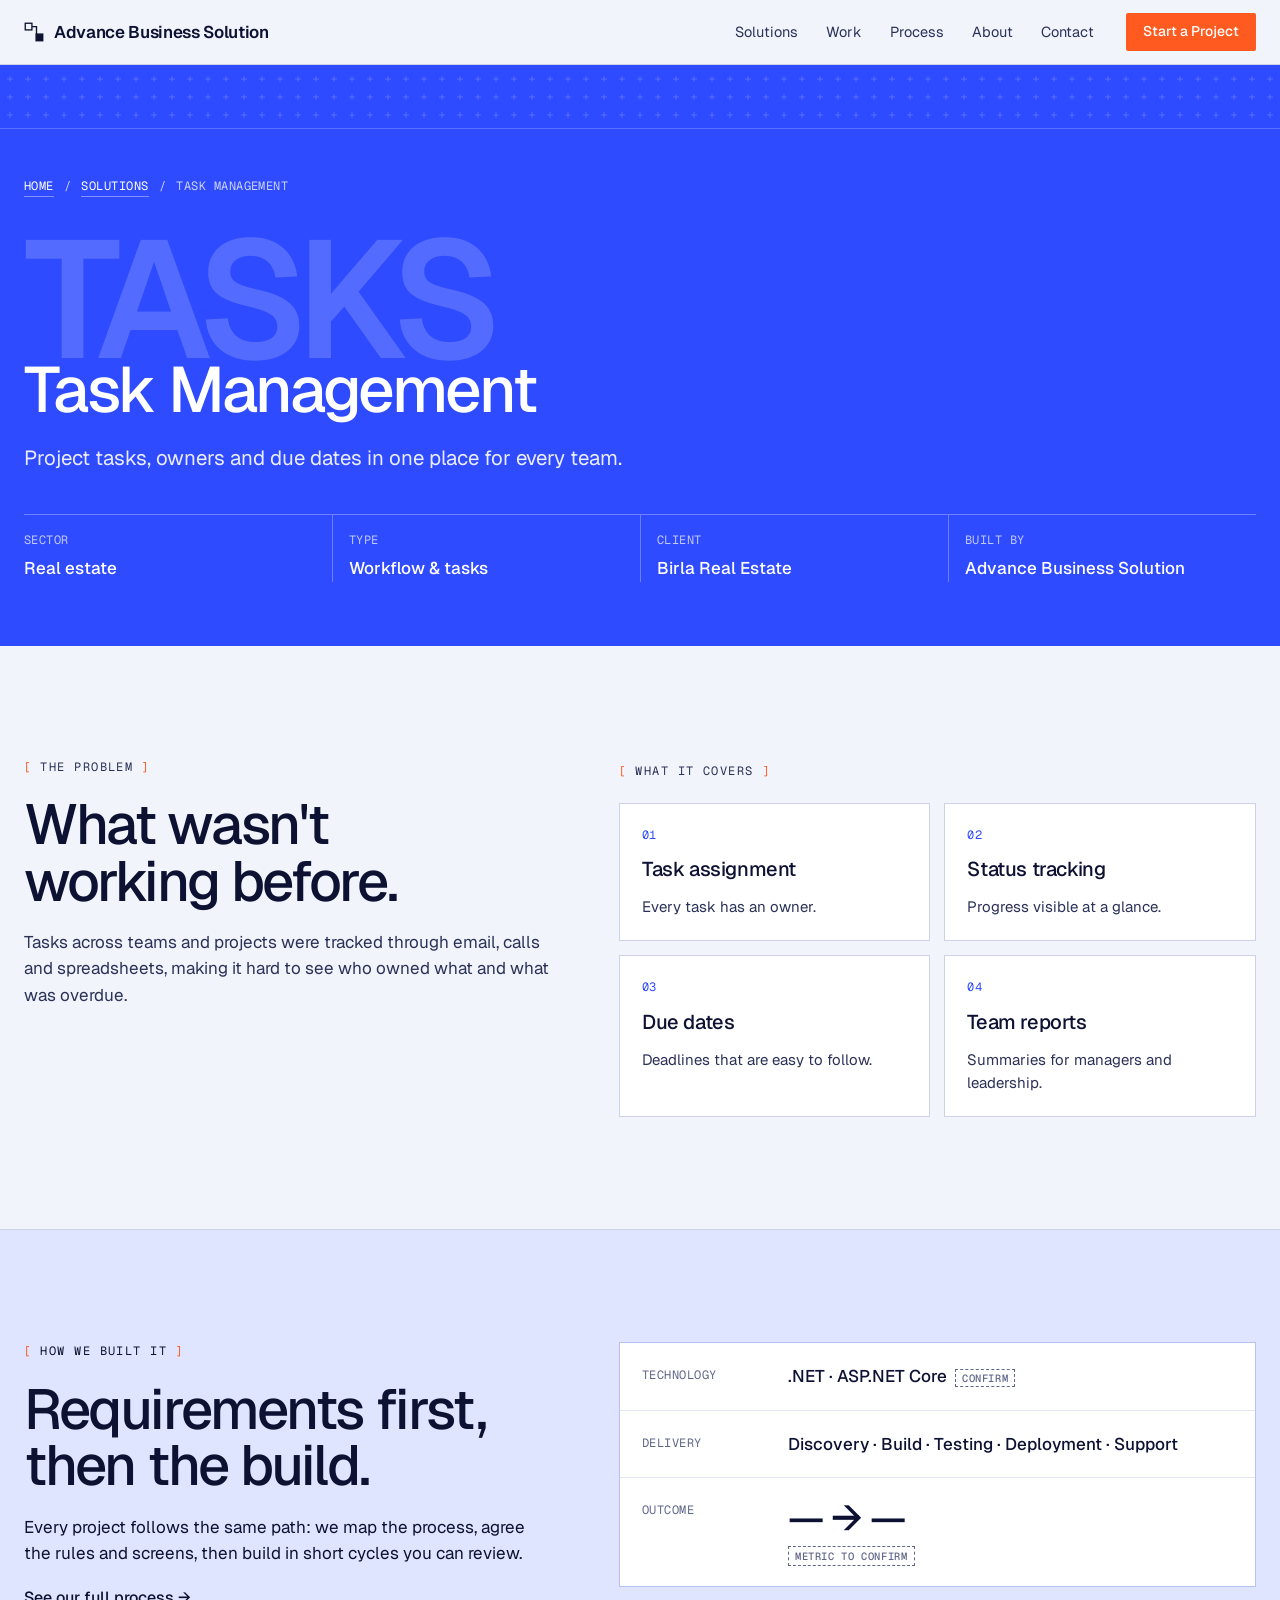
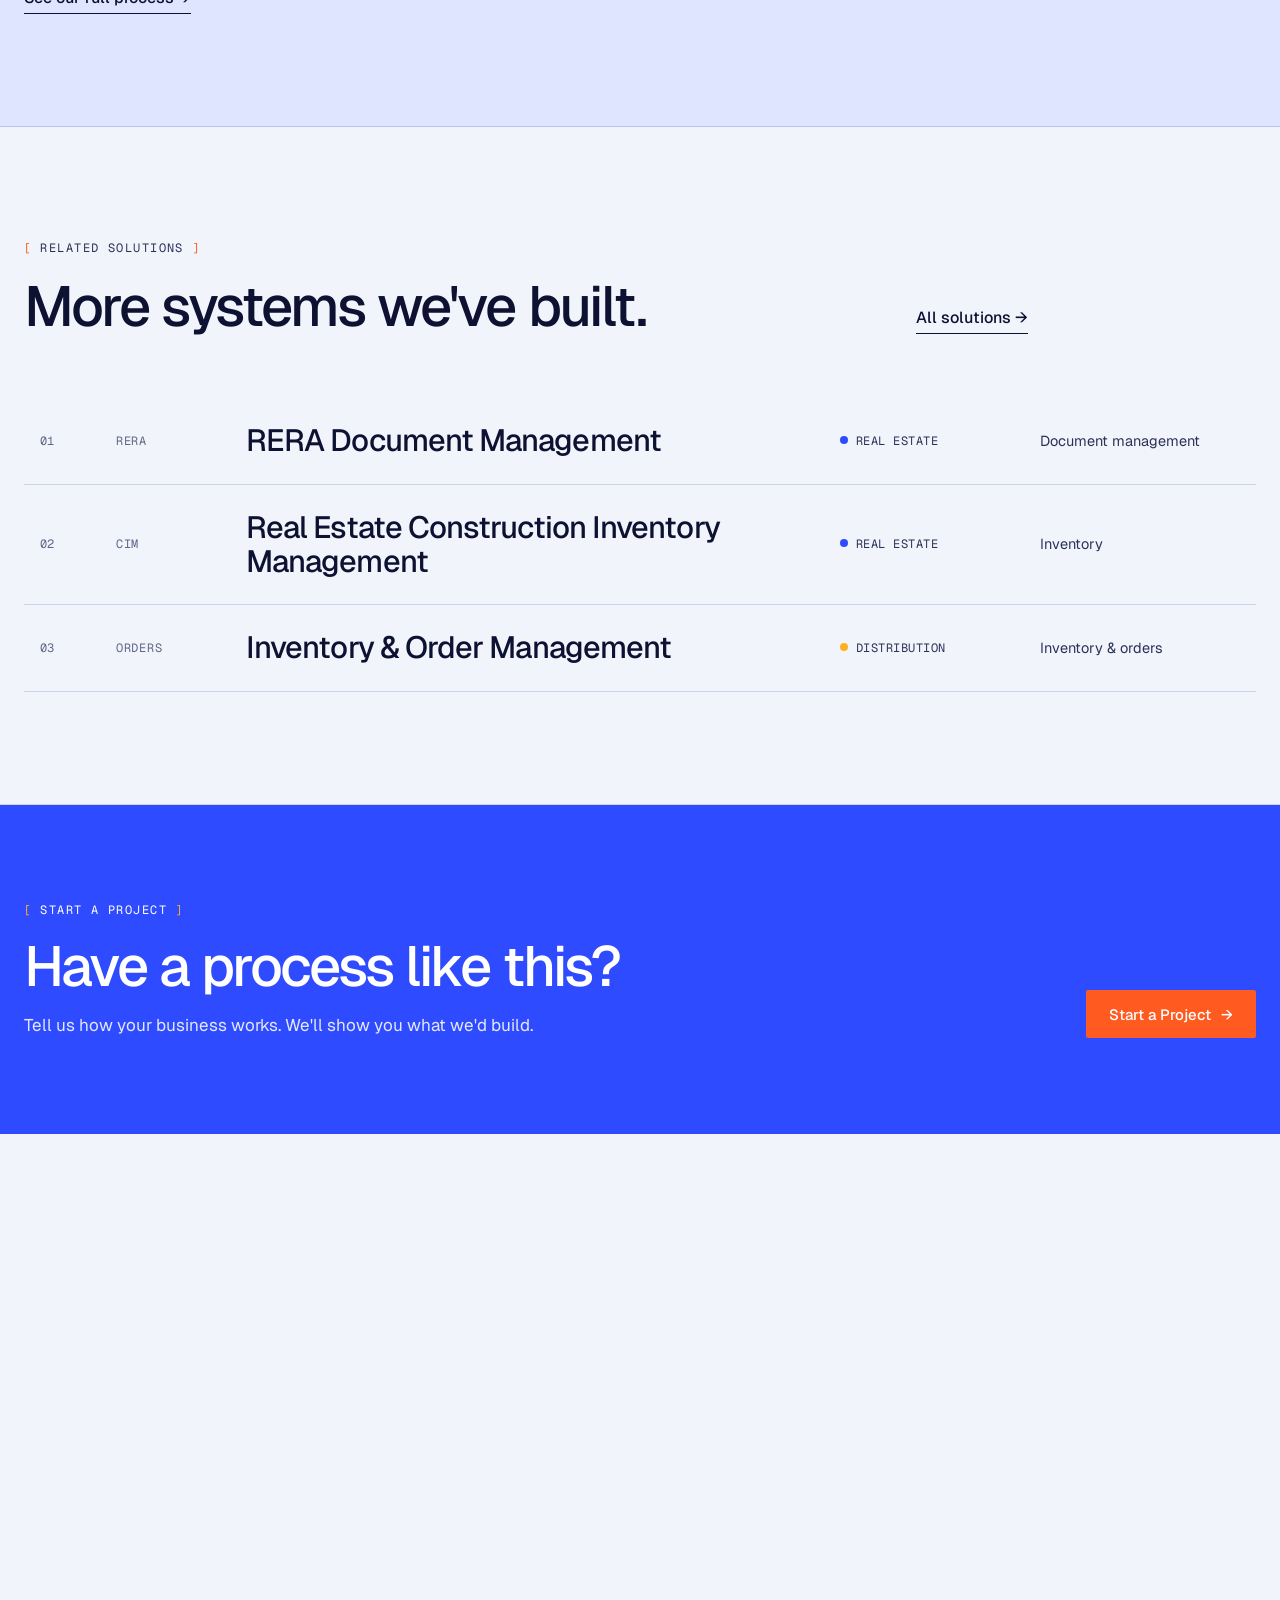
<file: docs/solutions/task-management.html>
<!doctype html>
<html lang="en">
<head>
  <meta charset="utf-8">
  <meta name="viewport" content="width=device-width, initial-scale=1, viewport-fit=cover">
  <title>Task Management — Advance Business Solution</title>
  <meta name="description" content="Project tasks, owners and due dates in one place for every team. Built by Advance Business Solution, Mumbai.">
  <meta name="theme-color" content="#2f4bff">
  <link rel="icon" href="../favicon.svg" type="image/svg+xml">
  <meta property="og:type" content="website">
  <meta property="og:title" content="Task Management — Advance Business Solution">
  <meta property="og:description" content="Project tasks, owners and due dates in one place for every team. Built by Advance Business Solution, Mumbai.">
  <link rel="preconnect" href="https://fonts.googleapis.com">
  <link rel="preconnect" href="https://fonts.gstatic.com" crossorigin>
  <link rel="stylesheet" href="https://fonts.googleapis.com/css2?family=Geist:wght@400;500;600&family=Geist+Mono:wght@400;500&display=swap">
  <link rel="stylesheet" href="../styles.css">
</head>
<body class="inner">
  <a class="skip" href="#main">Skip to content</a>

  <header class="site-header">
    <div class="bar">
      <a class="brand" href="../index.html" aria-label="Advance Business Solution home">
        <svg class="brand-mark" viewBox="0 0 24 24" aria-hidden="true">
          <rect x="1.5" y="1.5" width="8" height="8"/><rect x="14.5" y="14.5" width="8" height="8"/>
          <path d="M9.5 5.5h5.5v9"/>
        </svg>
        <span class="brand-name">Advance Business Solution</span>
      </a>
      <nav class="nav" aria-label="Primary">
        <a href="../index.html#portfolio">Solutions</a>
        <a href="../index.html#work">Work</a>
        <a href="../index.html#process">Process</a>
        <a href="../about.html">About</a>
        <a href="../contact.html">Contact</a>
      </nav>
      <a class="btn btn-accent btn-sm" href="../contact.html">Start a Project</a>
    </div>
  </header>

  <main id="main">

    <section class="sp-hero" id="top" style="--sec: var(--brand)">
      <div class="plusgrid dark" aria-hidden="true"></div>
      <div class="wrap sp-hero-in">
        <nav class="crumbs mono" aria-label="Breadcrumb"><a href="../index.html">Home</a><span aria-hidden="true">/</span><a href="../index.html#portfolio">Solutions</a><span aria-hidden="true">/</span><span aria-current="page">Task Management</span></nav>
        <p class="sp-code" aria-hidden="true">TASKS</p>
        <h1>Task Management</h1>
        <p class="sp-lede">Project tasks, owners and due dates in one place for every team.</p>
        <dl class="sp-meta">
          <div><dt class="mono">Sector</dt><dd>Real estate</dd></div>
          <div><dt class="mono">Type</dt><dd>Workflow &amp; tasks</dd></div>
          <div><dt class="mono">Client</dt><dd>Birla Real Estate</dd></div>
          <div><dt class="mono">Built by</dt><dd>Advance Business Solution</dd></div>
        </dl>
      </div>
    </section>

    <section class="section band-light">
      <div class="wrap sp-split">
        <div class="sp-problem">
          <p class="tag">The problem</p>
          <h2 class="draw">What wasn't working before.</h2>
          <p class="sec-lede">Tasks across teams and projects were tracked through email, calls and spreadsheets, making it hard to see who owned what and what was overdue.</p>
        </div>
        <div>
          <p class="tag">What it covers</p>
          <ul class="mods">
          <li class="mod reveal"><span class="mono">01</span><h3>Task assignment</h3><p>Every task has an owner.</p></li>
          <li class="mod reveal"><span class="mono">02</span><h3>Status tracking</h3><p>Progress visible at a glance.</p></li>
          <li class="mod reveal"><span class="mono">03</span><h3>Due dates</h3><p>Deadlines that are easy to follow.</p></li>
          <li class="mod reveal"><span class="mono">04</span><h3>Team reports</h3><p>Summaries for managers and leadership.</p></li>
          </ul>
        </div>
      </div>
    </section>

    <section class="section band-mid">
      <div class="wrap sp-split">
        <div>
          <p class="tag">How we built it</p>
          <h2 class="draw">Requirements first, then the build.</h2>
          <p class="sec-lede">Every project follows the same path: we map the process, agree the rules and screens, then build in short cycles you can review.</p>
          <a class="link-arrow" href="../index.html#process">See our full process →</a>
        </div>
        <dl class="sp-spec">
          <div><dt class="mono">Technology</dt><dd>.NET · ASP.NET Core <span class="tbc">confirm</span></dd></div>
          <div><dt class="mono">Delivery</dt><dd>Discovery · Build · Testing · Deployment · Support</dd></div>
          <div class="sp-metric"><dt class="mono">Outcome</dt><dd><strong>— → —</strong><span class="tbc">metric to confirm</span></dd></div>
        </dl>
      </div>
    </section>

    <section class="section band-light">
      <div class="wrap">
        <div class="sec-head split">
          <div>
            <p class="tag">Related solutions</p>
            <h2 class="draw">More systems we've built.</h2>
          </div>
          <a class="link-arrow" href="../index.html#portfolio">All solutions →</a>
        </div>
        <ul class="sol-list">
          <li class="sol" data-sector="real-estate"><span class="mono sol-n">01</span><span class="mono sol-code">RERA</span><span class="sol-name">RERA Document Management</span><span class="sol-sector mono">Real estate</span><span class="sol-type">Document management</span><a class="sol-link" href="rera-document-management.html"><span class="sr-only">View RERA Document Management</span></a></li>
          <li class="sol" data-sector="real-estate"><span class="mono sol-n">02</span><span class="mono sol-code">CIM</span><span class="sol-name">Real Estate Construction Inventory Management</span><span class="sol-sector mono">Real estate</span><span class="sol-type">Inventory</span><a class="sol-link" href="construction-inventory.html"><span class="sr-only">View Real Estate Construction Inventory Management</span></a></li>
          <li class="sol" data-sector="distribution"><span class="mono sol-n">03</span><span class="mono sol-code">ORDERS</span><span class="sol-name">Inventory &amp; Order Management</span><span class="sol-sector mono">Distribution</span><span class="sol-type">Inventory &amp; orders</span><a class="sol-link" href="inventory-order-management.html"><span class="sr-only">View Inventory &amp; Order Management</span></a></li>
        </ul>
      </div>
    </section>

    <section class="sp-cta">
      <div class="wrap sp-cta-in">
        <div>
          <p class="tag">Start a project</p>
          <h2 class="draw">Have a process like this?</h2>
          <p class="sec-lede">Tell us how your business works. We'll show you what we'd build.</p>
        </div>
        <a class="btn btn-accent" href="../contact.html">Start a Project <span aria-hidden="true">→</span></a>
      </div>
    </section>
  </main>

  <footer class="site-footer">
    <div class="foot-panel">
      <div class="wrap foot-cols">
        <div class="foot-brand">
          <a class="brand" href="../index.html" aria-label="Advance Business Solution home">
            <svg class="brand-mark" viewBox="0 0 24 24" aria-hidden="true"><rect x="1.5" y="1.5" width="8" height="8"/><rect x="14.5" y="14.5" width="8" height="8"/><path d="M9.5 5.5h5.5v9"/></svg>
            <span class="brand-name">Advance Business Solution</span>
          </a>
          <p class="foot-line">Custom software for businesses whose operations don't fit off-the-shelf tools.</p>
          <p class="mono foot-addr">Office No. 10, B Wing, Haji Habib Bldg.,<br>Opp. Fire Brigade, Dadar, Mumbai 400014</p>
        </div>
        <nav class="foot-col" aria-label="Footer pages">
          <p class="tag">Pages</p>
          <ul><li><a href="../about.html">About</a></li><li><a href="../index.html#portfolio">Solutions</a></li><li><a href="../index.html#work">Work</a></li><li><a href="../index.html#process">Process</a></li><li><a href="../contact.html">Contact</a></li></ul>
        </nav>
        <nav class="foot-col" aria-label="Footer solutions">
          <p class="tag">Solutions</p>
          <ul><li><a href="../solutions/rera-document-management.html">RERA documents</a></li><li><a href="../solutions/construction-inventory.html">Construction inventory</a></li><li><a href="../solutions/inventory-order-management.html">Inventory &amp; orders</a></li><li><a href="../solutions/patient-token-management.html">Patient tokens</a></li></ul>
        </nav>
        <div class="foot-col foot-cta">
          <p class="tag">Start a project</p>
          <p class="foot-cta-t">Tell us how your business works. We'll show you what we'd build.</p>
          <a class="btn btn-accent" href="../contact.html">Start a Project <span aria-hidden="true">→</span></a>
          <p class="mono foot-mail">sales@e-magicindia.com</p>
        </div>
      </div>
    </div>

    <div class="foot-marquee" id="foot-marquee" aria-hidden="true">
      <canvas id="pixel-trail"></canvas>
      <div class="foot-marquee-row"><span>Advance Business Solution</span><i></i><span>Advance Business Solution</span><i></i><span>Advance Business Solution</span><i></i><span>Advance Business Solution</span><i></i><span>Advance Business Solution</span><i></i><span>Advance Business Solution</span><i></i></div>
    </div>

    <div class="wrap foot-bar mono">
      <span>© <span id="year">2026</span> Advance Business Solution</span>
      <span class="foot-clock"><span class="live-dot" aria-hidden="true"></span>Mumbai <time id="mumbai-time">--:--</time> IST</span>
      <a href="#top" class="to-top">Back to top ↑</a>
    </div>
  </footer>

  <script src="../main.js" defer></script>
</body>
</html>
</file>
<file: docs/styles.css>
/* Advance Business Solution — "Engineered Editorial"
   Layout: a modular ruled grid on cool drafting-grey (after SSTR), line-drawn system diagram in the hero
   (after Crosswalk/Townhouse), one signal accent used only for calls to action (after Levo).
   Motion vocabulary from SSTR's motion DNA: power2.out / expo.out, 340–780ms. */

:root {
  --bg: #f2f4fb;
  --paper: #ffffff;
  --ink: #0d1233;
  --ink-2: #2b3258;
  --muted: #5f6789;
  --rule: #cbd2ea;
  --rule-soft: #e2e6f3;
  --dot: rgba(47, 75, 255, 0.16);
  --accent: #ff5a1f;
  --accent-hover: #e8480f;
  --on-accent: #ffffff;
  --brand: #2f4bff;
  --brand-deep: #1b2fd1;
  --brand-soft: #e3e8ff;
  --mint: #12b886;
  --amber: #ffb020;
  --violet: #7a4dff;
  --mid: #dfe5ff;
  --mid-rule: #b6c2f7;
  --dark: #0b1033;
  --dark-2: #141b4d;
  --dark-rule: #283273;

  --f-sans: "Geist", "Helvetica Neue", Arial, sans-serif;
  --f-mono: "Geist Mono", ui-monospace, "SF Mono", Menlo, Consolas, monospace;

  --ease-out: cubic-bezier(0.215, 0.61, 0.355, 1);   /* power2.out */
  --ease-expo: cubic-bezier(0.19, 1, 0.22, 1);       /* expo.out */
  --t-fast: 340ms;
  --t-med: 660ms;
  --t-slow: 780ms;

  --header-h: 64px;
  --chamfer: 14px;
  color-scheme: light;
}

*, *::before, *::after { box-sizing: border-box; }
[hidden] { display: none !important; }
html { scroll-behavior: smooth; scroll-padding-top: calc(var(--header-h) + 16px); }
body {
  margin: 0;
  background: var(--bg);
  color: var(--ink);
  font-family: var(--f-sans);
  font-size: 16px;
  line-height: 1.55;
  -webkit-font-smoothing: antialiased;
  text-rendering: optimizeLegibility;
}
img, svg { max-width: 100%; }
h1, h2, h3 { margin: 0; font-weight: 500; letter-spacing: -0.025em; text-wrap: balance; }
p, ol, ul, dl, dd, figure { margin: 0; }
ol, ul { padding: 0; list-style: none; }
a { color: inherit; }
button { font: inherit; color: inherit; }
.mono { font-family: var(--f-mono); font-size: 12px; letter-spacing: 0.04em; }
.muted { color: var(--muted); }
.small { font-size: 11.5px; }
:focus-visible { outline: 2px solid var(--ink); outline-offset: 3px; }

.skip { position: absolute; left: -999px; top: 8px; background: var(--ink); color: var(--paper); padding: 8px 12px; z-index: 100; }
.skip:focus { left: 16px; }

.wrap {
  max-width: 1360px;
  margin: 0 auto;
  padding-left: max(24px, env(safe-area-inset-left, 0px));
  padding-right: max(24px, env(safe-area-inset-right, 0px));
}

.eyebrow {
  display: inline-flex; align-items: center; gap: 10px;
  font-family: var(--f-mono); font-size: 12px; letter-spacing: 0.12em; text-transform: uppercase;
  color: var(--ink-2);
}
.eyebrow::before { content: ""; width: 8px; height: 8px; background: var(--ink); }
.eyebrow:has(.live-dot)::before { display: none; }
.label { text-transform: uppercase; letter-spacing: 0.1em; color: var(--muted); }

.chamfer {
  clip-path: polygon(var(--chamfer) 0, calc(100% - var(--chamfer)) 0, 100% var(--chamfer),
    100% calc(100% - var(--chamfer)), calc(100% - var(--chamfer)) 100%, var(--chamfer) 100%,
    0 calc(100% - var(--chamfer)), 0 var(--chamfer));
}

/* ---------- Buttons ---------- */
.btn {
  display: inline-flex; align-items: center; justify-content: center; gap: 10px;
  height: 48px; padding: 0 22px; border: 1px solid transparent; border-radius: 2px;
  font-family: var(--f-sans); font-size: 15px; font-weight: 500; text-decoration: none; cursor: pointer;
  transition: background-color var(--t-fast) var(--ease-out), border-color var(--t-fast) var(--ease-out), color var(--t-fast) var(--ease-out);
}
.btn span { transition: transform var(--t-fast) var(--ease-out); }
.btn:hover span { transform: translateX(3px); }
.btn-sm { height: 38px; padding: 0 16px; font-size: 14px; }
.btn-accent { background: var(--accent); color: var(--on-accent); }
.btn-accent:hover { background: var(--accent-hover); }
.btn-ghost { border-color: var(--ink); color: var(--ink); background: transparent; }
.btn-ghost:hover { background: var(--ink); color: var(--paper); }
.btn:disabled { opacity: .35; cursor: default; pointer-events: none; }
.link-arrow { font-weight: 500; text-decoration: none; border-bottom: 1px solid var(--ink); padding-bottom: 2px; justify-self: start; align-self: end; }
.link-arrow:hover { border-color: var(--accent); }

/* ---------- Header ---------- */
.site-header {
  position: sticky; top: 0; z-index: 50;
  background: color-mix(in srgb, var(--bg) 92%, transparent);
  backdrop-filter: saturate(1.2) blur(6px);
  border-bottom: 1px solid var(--rule);
  padding-top: env(safe-area-inset-top, 0px);
}
.bar {
  max-width: 1360px; margin: 0 auto; height: var(--header-h);
  padding-left: max(24px, env(safe-area-inset-left, 0px));
  padding-right: max(24px, env(safe-area-inset-right, 0px));
  display: flex; align-items: center; gap: 32px;
}
.brand { display: inline-flex; align-items: baseline; gap: 10px; text-decoration: none; }
.brand-mark { width: 20px; height: 20px; align-self: center; fill: none; stroke: var(--ink); stroke-width: 1.6; }
.brand-mark rect:last-of-type { fill: var(--ink); }
.brand-name { font-weight: 600; font-size: 18px; letter-spacing: -0.02em; }
.brand-sub { font-family: var(--f-mono); font-size: 11px; color: var(--muted); letter-spacing: .04em; }
.nav { display: flex; gap: 28px; margin-left: auto; font-size: 14.5px; }
.nav a { text-decoration: none; color: var(--ink-2); position: relative; }
.nav a::after { content: ""; position: absolute; left: 0; right: 100%; bottom: -4px; height: 1px; background: var(--ink); transition: right var(--t-fast) var(--ease-out); }
.nav a:hover::after { right: 0; }

/* ---------- Hero ---------- */
.hero { position: relative; height: 270vh; border-bottom: 1px solid var(--rule); }
.hero-sticky {
  position: sticky; top: var(--header-h); height: calc(100vh - var(--header-h)); min-height: 620px;
  display: flex; align-items: center;
  background-image: radial-gradient(var(--dot) 1px, transparent 1px);
  background-size: 18px 18px;
  overflow: hidden;
}
.hero-grid { width: 100%; display: grid; grid-template-columns: minmax(0, 5fr) minmax(0, 6fr); gap: 56px; align-items: center; }
.hero-copy { display: grid; gap: 24px; align-content: center; }
.live-dot { width: 8px; height: 8px; border-radius: 50%; background: var(--accent); box-shadow: 0 0 0 0 rgba(239, 83, 32, .5); animation: pulse 2.4s var(--ease-out) infinite; }
@keyframes pulse { 0% { box-shadow: 0 0 0 0 rgba(239, 83, 32, .45); } 70%, 100% { box-shadow: 0 0 0 9px rgba(239, 83, 32, 0); } }
h1 { font-size: clamp(38px, 4.6vw, 68px); line-height: 1.02; letter-spacing: -0.035em; }
.lede { font-size: 18px; color: var(--ink-2); max-width: 44ch; }
.cta-row { display: flex; flex-wrap: wrap; gap: 12px; }

.stages { display: grid; gap: 0; margin-top: 12px; border-top: 1px solid var(--rule); max-width: 520px; }
.stages li {
  display: grid; grid-template-columns: 34px 1fr; gap: 10px; padding: 11px 0; border-bottom: 1px solid var(--rule);
  color: var(--muted); transition: color var(--t-fast) var(--ease-out);
}
.stages li strong { font-weight: 500; font-size: 14.5px; }
.stages li p { font-size: 13.5px; max-height: 0; overflow: hidden; opacity: 0; transition: max-height var(--t-med) var(--ease-expo), opacity var(--t-fast) var(--ease-out); }
.stages li .mono { padding-top: 2px; }
.stages li.is-active { color: var(--ink); }
.stages li.is-active .mono { color: var(--accent); }
.stages li.is-active p { max-height: 3em; opacity: 1; color: var(--ink-2); }

.system-frame {
  position: relative; background: var(--paper); border: 1px solid var(--rule);
  display: grid; grid-template-rows: auto 1fr auto; aspect-ratio: 640 / 640; max-height: calc(100vh - var(--header-h) - 64px);
  justify-self: end; width: 100%; max-width: 100%;
}
.frame-head, .frame-foot { display: flex; justify-content: space-between; align-items: center; gap: 12px; padding: 12px 18px; color: var(--muted); }
.frame-head { border-bottom: 1px solid var(--rule-soft); }
.frame-head b { color: var(--ink); font-weight: 500; }
.frame-foot { border-top: 1px solid var(--rule-soft); }
#system { width: 100%; height: 100%; display: block; min-height: 0; }
.replay { background: none; border: 1px solid var(--rule); padding: 3px 10px; font-family: var(--f-mono); font-size: 11.5px; cursor: pointer; }
.replay:hover { border-color: var(--ink); }

/* SVG system styling */
#system .n-box { fill: var(--paper); stroke: var(--ink); stroke-width: 1.2; }
#system .n-box.dashed { stroke-dasharray: 4 4; stroke: var(--muted); }
#system .n-label { font-family: var(--f-mono); font-size: 12px; letter-spacing: .08em; fill: var(--ink); }
#system .n-meta { font-family: var(--f-mono); font-size: 10.5px; fill: var(--muted); }
#system .n-dot { fill: var(--ink); }
#system .edge { stroke: var(--ink); stroke-width: 1; }
#system .pulse { fill: var(--accent); }
#system .hub { fill: var(--ink); }
#system .hub-label { font-family: var(--f-mono); font-size: 11.5px; letter-spacing: .1em; fill: var(--paper); }
#system .app-frame { fill: none; stroke: var(--ink); stroke-width: 1.2; }
#system .app-bar { fill: var(--rule-soft); }
#system .app-dot { fill: var(--rule); }
#system .app-url { font-family: var(--f-mono); font-size: 10.5px; fill: var(--muted); }
#system .ui-line { fill: var(--rule-soft); }
#system .ui-card { fill: var(--paper); stroke: var(--rule); }
#system .ui-k { font-family: var(--f-mono); font-size: 10px; letter-spacing: .06em; fill: var(--muted); }
#system .ui-v { font-family: var(--f-sans); font-size: 24px; font-weight: 500; fill: var(--ink); letter-spacing: -0.02em; }
#system .ui-bar { fill: var(--ink); }
#system .ui-bar.soft { fill: var(--rule); }
#system .ui-row { fill: none; stroke: var(--rule-soft); }
#system .ui-cell { font-family: var(--f-sans); font-size: 11.5px; fill: var(--ink-2); }
#system .chip { fill: var(--bg); stroke: var(--rule); }
#system .chip-t { font-family: var(--f-mono); font-size: 9.5px; fill: var(--ink-2); }
#system .toast { fill: var(--ink); }
#system .toast-t { font-family: var(--f-mono); font-size: 11px; fill: var(--paper); }
#system .toast-ok { fill: var(--accent); }
#system .grid-guide { stroke: var(--rule-soft); stroke-dasharray: 2 4; }
#system .layer-t { font-family: var(--f-mono); font-size: 10px; letter-spacing: .12em; fill: var(--muted); }

/* =====================================================================
   Sections below the hero
   References: SSTR (// code rows, statement bands, plus-grid, bracket tags, split contact panel),
   Signal-A (hover scramble), 1minus1 (stacking cards), Townhouse (labelled before/after systems).
   ===================================================================== */

.sr-only { position: absolute; width: 1px; height: 1px; overflow: hidden; clip: rect(0 0 0 0); white-space: nowrap; }

/* Bracket tag: [ LABEL ] */
.tag {
  font-family: var(--f-mono); font-size: 12px; letter-spacing: 0.12em; text-transform: uppercase; color: var(--ink-2);
  display: inline-flex; gap: 8px; align-items: center;
}
.tag::before { content: "["; color: var(--accent); }
.tag::after { content: "]"; color: var(--accent); }

/* Plus-grid texture band */
.plusgrid {
  height: 120px; border-bottom: 1px solid var(--rule);
  background-image: url("data:image/svg+xml,%3Csvg xmlns='http://www.w3.org/2000/svg' width='18' height='18'%3E%3Cpath d='M9 6v6M6 9h6' stroke='%2318191b' stroke-opacity='.22' stroke-width='1'/%3E%3C/svg%3E");
  background-position: center;
}
.plusgrid.dark {
  border-bottom-color: var(--dark-rule);
  background-image: url("data:image/svg+xml,%3Csvg xmlns='http://www.w3.org/2000/svg' width='18' height='18'%3E%3Cpath d='M9 6v6M6 9h6' stroke='%23ffffff' stroke-opacity='.16' stroke-width='1'/%3E%3C/svg%3E");
}
.plusgrid.mini { height: 96px; border: 0; margin-top: auto; }
.section > .plusgrid { margin-top: -112px; margin-bottom: 80px; }

.tbc { font-family: var(--f-mono); font-size: 10.5px; text-transform: uppercase; letter-spacing: .06em; color: var(--muted); border: 1px dashed var(--muted); padding: 1px 6px; margin-left: 4px; white-space: nowrap; }

/* ---------- Generic section frame ---------- */
.section { padding-block: 112px; border-bottom: 1px solid var(--rule); position: relative; }
.sec-head { display: grid; gap: 20px; max-width: 780px; margin-bottom: 64px; }
.sec-head.split { max-width: none; grid-template-columns: minmax(0, 820px) minmax(0, 340px); justify-content: space-between; align-items: end; }
.sec-head.split > div { display: grid; gap: 20px; }
.sec-aside { color: var(--muted); font-size: 15px; max-width: 34ch; }
h2 { font-size: clamp(34px, 4.4vw, 64px); line-height: 1.0; letter-spacing: -0.035em; }
.sec-lede { font-size: 17px; color: var(--ink-2); max-width: 56ch; }
.link-arrow { font-weight: 500; text-decoration: none; border-bottom: 1px solid currentColor; padding-bottom: 2px; justify-self: start; align-self: end; transition: color var(--t-fast) var(--ease-out); }
.link-arrow:hover { color: var(--accent); }

.band-light { background: var(--bg); }
.band-mid { background: var(--mid); border-bottom-color: var(--mid-rule); }
.band-dark { background: var(--dark); color: var(--paper); border-bottom-color: var(--dark-rule); }
.band-dark .tag, .statement .tag, .start .tag { color: var(--rule); }
.band-dark .sec-aside { color: #9aa3d1; }

/* Draw-in headings: outline first, then ink (after DAQ) */
.js-motion .draw { color: transparent; -webkit-text-stroke: 1px var(--ink); transition: color var(--t-slow) var(--ease-out) 120ms, -webkit-text-stroke-color var(--t-slow) var(--ease-out) 300ms; }
.js-motion .draw.is-in { color: var(--ink); -webkit-text-stroke-color: transparent; }
.js-motion .band-dark .draw, .js-motion .start .draw, .js-motion .site-footer .draw { -webkit-text-stroke-color: var(--paper); }
.js-motion .band-dark .draw.is-in, .js-motion .start .draw.is-in { color: var(--paper); -webkit-text-stroke-color: transparent; }

.js-motion .reveal { opacity: 0; transform: translateY(22px); transition: opacity var(--t-med) var(--ease-out), transform var(--t-slow) var(--ease-expo); }
.js-motion .reveal.is-in { opacity: 1; transform: none; }

/* ---------- Clients ticker ---------- */
.ticker { background: var(--ink); color: var(--paper); border-bottom: 1px solid var(--dark-rule); overflow: hidden; }
.ticker-head { display: flex; justify-content: space-between; gap: 16px; padding-block: 22px 0; }
.ticker-head .tag { color: var(--rule); }
.ticker-head .muted { color: #c7cffb; text-transform: uppercase; }
.ticker-track { padding-block: 18px 30px; mask-image: linear-gradient(90deg, transparent, #000 8%, #000 92%, transparent); }
.ticker-row { display: flex; align-items: center; gap: 40px; width: max-content; animation: ticker 80s linear infinite; }
.ticker-track:hover .ticker-row { animation-play-state: paused; }
.ticker-row span { font-size: clamp(36px, 5vw, 72px); font-weight: 500; letter-spacing: -0.04em; white-space: nowrap; transition: color var(--t-fast) var(--ease-out); }
.ticker-row span:hover { color: var(--accent); }
.ticker-row i { font-style: normal; font-family: var(--f-mono); font-size: clamp(20px, 2.4vw, 32px); color: #ffb020; }
@keyframes ticker { to { transform: translateX(-50%); } }

/* ---------- Solutions: // code rows ---------- */
.svc-list { border-top: 1px solid var(--ink); }
.svc {
  position: relative; display: grid; grid-template-columns: 150px minmax(0, 1fr) minmax(0, 340px) 88px 40px; gap: 24px; align-items: center;
  padding: 30px 20px; border-bottom: 1px solid var(--rule); text-decoration: none; color: var(--ink); overflow: hidden; isolation: isolate;
}
.svc::before { content: ""; position: absolute; inset: 0; background: var(--ink); transform: scaleY(0); transform-origin: bottom; transition: transform var(--t-med) var(--ease-expo); z-index: -1; }
.svc:hover::before, .svc:focus-visible::before { transform: scaleY(1); transform-origin: top; }
.svc > * { transition: color var(--t-fast) var(--ease-out), transform var(--t-med) var(--ease-expo); }
.svc:hover > *, .svc:focus-visible > * { color: var(--paper); }
.svc-code { font-size: 14px; color: var(--muted); letter-spacing: .06em; }
.svc:hover .svc-code { color: var(--accent); }
.svc-name { font-size: clamp(26px, 3vw, 44px); font-weight: 500; letter-spacing: -0.035em; line-height: 1.05; }
.svc:hover .svc-name { transform: translateX(10px); }
.svc-desc { font-size: 15px; color: var(--ink-2); }
.svc:hover .svc-desc { color: var(--rule); }
.svc-glyph { width: 72px; height: 48px; fill: none; stroke: var(--ink); stroke-width: 1.2; stroke-linecap: square; }
.svc-glyph * { stroke-dasharray: 160; stroke-dashoffset: 0; transition: stroke-dashoffset var(--t-slow) var(--ease-out), stroke var(--t-fast) var(--ease-out); }
.svc:hover .svc-glyph { stroke: var(--paper); }
.svc:hover .svc-glyph * { animation: glyph-draw 900ms var(--ease-out) both; }
@keyframes glyph-draw { from { stroke-dashoffset: 160; } to { stroke-dashoffset: 0; } }
.svc-go { font-size: 22px; justify-self: end; }
.svc:hover .svc-go { transform: translateX(6px); color: var(--accent); }

/* ---------- Statement ---------- */
.statement { background: var(--ink); color: var(--paper); padding-block: 128px 112px; border-bottom: 1px solid var(--dark-rule); }
.statement .wrap { display: grid; gap: 40px; }
.statement-text {
  font-size: clamp(40px, 6.4vw, 104px); line-height: 0.98; letter-spacing: -0.045em; text-transform: uppercase; font-weight: 500; max-width: 15ch;
}
.statement-text .w { display: inline-block; transition: opacity 200ms linear, color 200ms linear; }
.why-grid { display: grid; grid-template-columns: repeat(3, minmax(0, 1fr)); border-top: 1px solid var(--dark-rule); margin-top: 24px; }
.why { padding: 28px 28px 8px 0; display: grid; gap: 12px; align-content: start; }
.why + .why { padding-left: 28px; border-left: 1px solid var(--dark-rule); }
.why .mono { color: var(--accent); }
.why h3 { font-size: 22px; letter-spacing: -0.02em; }
.why p { color: #aab3dc; font-size: 15px; max-width: 34ch; }

/* ---------- Find your problem ---------- */
.problem { background: var(--paper); }
.problem-grid { display: grid; grid-template-columns: minmax(0, 4fr) minmax(0, 7fr); background: var(--bg); border: 1px solid var(--rule); }
.problem-tabs { display: grid; align-content: start; border-right: 1px solid var(--rule); }
.problem-tabs button {
  position: relative; text-align: left; background: transparent; border: 0; border-bottom: 1px solid var(--rule); padding: 28px 28px 28px 72px;
  font-size: 20px; font-weight: 500; letter-spacing: -0.02em; line-height: 1.2; cursor: pointer; color: var(--muted);
  transition: color var(--t-fast) var(--ease-out), background-color var(--t-fast) var(--ease-out);
}
.problem-tabs button .mono { position: absolute; left: 28px; top: 31px; width: 24px; height: 24px; display: grid; place-items: center; border: 1px solid currentColor; font-size: 11px; }
.problem-tabs button::after { content: ""; position: absolute; left: 0; top: 0; bottom: 0; width: 3px; background: var(--accent); transform: scaleY(0); transition: transform var(--t-med) var(--ease-expo); }
.problem-tabs button:hover { color: var(--ink); }
.problem-tabs button[aria-selected="true"] { color: var(--ink); background: var(--paper); }
.problem-tabs button[aria-selected="true"] .mono { background: var(--ink); color: var(--paper); border-color: var(--ink); }
.problem-tabs button[aria-selected="true"]::after { transform: scaleY(1); }
.problem-panel { padding: 40px 44px; display: grid; gap: 20px; align-content: start; min-width: 0; }
.problem-panel h3 { font-size: clamp(24px, 2.4vw, 34px); line-height: 1.1; letter-spacing: -0.03em; max-width: 26ch; }
.problem-panel > p:not(.label) { color: var(--ink-2); max-width: 60ch; }
.problem-panel .btn { justify-self: start; margin-top: 4px; }
.pp-diagram { width: 100%; height: auto; display: block; border: 1px solid var(--rule); background: var(--paper);
  background-image: radial-gradient(var(--dot) 1px, transparent 1px); background-size: 16px 16px; }
.pp-diagram .col-t { font-family: var(--f-mono); font-size: 10.5px; letter-spacing: .12em; fill: var(--muted); }
.pp-diagram .b-box { fill: var(--bg); stroke: var(--muted); stroke-dasharray: 4 4; }
.pp-diagram .a-box { fill: var(--paper); stroke: var(--ink); stroke-width: 1.2; }
.pp-diagram .b-t, .pp-diagram .a-t { font-family: var(--f-mono); font-size: 11.5px; letter-spacing: .04em; }
.pp-diagram .b-t { fill: var(--muted); }
.pp-diagram .a-t { fill: var(--ink); }
.pp-diagram .hub { fill: var(--ink); }
.pp-diagram .hub-t { font-family: var(--f-mono); font-size: 11px; letter-spacing: .1em; fill: var(--paper); }
.pp-diagram .wire { fill: none; stroke: var(--ink); stroke-width: 1; }
.pp-diagram .wire.in { stroke: var(--muted); stroke-dasharray: 3 4; }
.pp-diagram .dot { fill: var(--accent); }
.pp-spec { display: grid; border-top: 1px solid var(--rule); }
.pp-spec div { display: grid; grid-template-columns: 140px 1fr; gap: 16px; padding: 12px 0; border-bottom: 1px solid var(--rule); }
.pp-spec dt { color: var(--muted); text-transform: uppercase; padding-top: 2px; }
.problem-panel.swap > * { animation: swap var(--t-med) var(--ease-expo) both; }
.problem-panel.swap > *:nth-child(2) { animation-delay: 40ms; }
.problem-panel.swap > *:nth-child(3) { animation-delay: 80ms; }
.problem-panel.swap > *:nth-child(4) { animation-delay: 120ms; }
.problem-panel.swap > *:nth-child(5) { animation-delay: 160ms; }
@keyframes swap { from { opacity: 0; transform: translateY(8px); } to { opacity: 1; transform: none; } }

/* ---------- Case studies: stacking cards ---------- */
.band-dark .link-arrow:hover { color: var(--accent); }
.stack { display: grid; gap: 28px; padding-bottom: 8px; }
.scard {
  --chamfer: 18px; position: sticky; top: calc(var(--header-h) + 28px);
  background: var(--dark-2); border: 1px solid var(--dark-rule); color: var(--paper);
  min-height: min(560px, calc(100vh - var(--header-h) - 80px)); display: grid; grid-template-rows: auto 1fr;
  transform-origin: 50% 0; will-change: transform;
}
.scard:nth-child(2) { top: calc(var(--header-h) + 48px); background: #1a2260; }
.scard:nth-child(3) { top: calc(var(--header-h) + 68px); background: #1f2870; }
.scard-top { display: grid; grid-template-columns: 120px 1fr auto; gap: 16px; padding: 16px 28px; border-bottom: 1px solid var(--dark-rule); color: #9aa3d1; text-transform: uppercase; }
.scard-top span:first-child { color: var(--accent); }
.scard-top span:last-child { color: var(--paper); }
.scard-body { display: grid; grid-template-columns: minmax(0, 6fr) minmax(0, 5fr); }
.scard-lead { padding: 36px 28px; display: grid; align-content: space-between; gap: 32px; border-right: 1px solid var(--dark-rule); }
.scard-code { font-size: clamp(56px, 8vw, 128px); font-weight: 500; letter-spacing: -0.05em; line-height: .9; color: var(--paper); }
.scard-lead h3 { font-size: clamp(22px, 2.2vw, 30px); line-height: 1.15; letter-spacing: -0.025em; max-width: 22ch; color: #d9dce1; }
.scard-detail { display: grid; grid-template-rows: 1fr auto; }
.scard-flow { display: grid; align-content: start; }
.scard-flow div { display: grid; grid-template-columns: 110px 1fr; gap: 14px; padding: 18px 28px; border-bottom: 1px solid var(--dark-rule); font-size: 15px; }
.scard-flow dt { color: #9aa3d1; text-transform: uppercase; font-size: 11px; padding-top: 3px; }
.scard-metric { padding: 24px 28px 28px; display: grid; gap: 8px; justify-items: start;
  background-image: url("data:image/svg+xml,%3Csvg xmlns='http://www.w3.org/2000/svg' width='18' height='18'%3E%3Cpath d='M9 6v6M6 9h6' stroke='%23ffffff' stroke-opacity='.10'/%3E%3C/svg%3E"); }
.scard-metric .mono { color: #9aa3d1; text-transform: uppercase; }
.scard-metric strong { font-size: clamp(40px, 4.4vw, 64px); font-weight: 500; letter-spacing: -0.04em; line-height: 1; font-variant-numeric: tabular-nums; }
.band-dark .tbc { color: #9aa3d1; border-color: #7380c4; margin-left: 0; }
.scard-flow .tbc { margin-left: 4px; }

/* ---------- Process: pinned horizontal track ---------- */
.process { background: var(--bg); border-bottom: 1px solid var(--rule); }
.hpin { position: relative; }
.hpin-sticky { position: sticky; top: var(--header-h); height: calc(100vh - var(--header-h)); display: grid; grid-template-columns: minmax(0, 1fr); grid-template-rows: auto 1fr auto; padding-block: 64px 40px; overflow: hidden; }
.hpin-head { display: flex; justify-content: space-between; align-items: end; gap: 24px; width: 100%; }
.hpin-head > div { display: grid; gap: 20px; max-width: 760px; }
.hpin-count { font-size: 14px; color: var(--muted); }
.hpin-count span { color: var(--accent); font-size: 28px; letter-spacing: -0.02em; }
.htrack {
  display: flex; gap: 0; align-items: stretch; margin-top: 48px; width: max-content; justify-self: start; will-change: transform;
  padding-left: max(24px, calc((100vw - 1360px) / 2 + 24px)); padding-right: 24px;
}
.hstep { width: clamp(300px, 30vw, 420px); padding: 28px 32px 28px 0; border-left: 1px solid var(--rule); padding-left: 28px; display: grid; gap: 14px; align-content: start; color: var(--muted); transition: color var(--t-med) var(--ease-out); }
.hnum {
  font-size: clamp(96px, 11vw, 168px); font-weight: 500; letter-spacing: -0.06em; line-height: .85; font-variant-numeric: tabular-nums;
  color: transparent; -webkit-text-stroke: 1px var(--rule); transition: color var(--t-med) var(--ease-out), -webkit-text-stroke-color var(--t-med) var(--ease-out);
}
.hstep h3 { font-size: 24px; letter-spacing: -0.02em; margin-top: 12px; }
.hstep p { font-size: 15px; max-width: 30ch; }
.hstep .out { justify-self: start; padding: 4px 9px; border: 1px solid currentColor; font-size: 11px; text-transform: uppercase; margin-top: 6px; }
.hstep.is-on { color: var(--ink); }
.hstep.is-on .hnum { -webkit-text-stroke-color: var(--ink); }
.hstep.is-now .hnum { color: var(--ink); -webkit-text-stroke-color: transparent; }
.hstep.is-now .out { background: var(--ink); color: var(--paper); border-color: var(--ink); }
.rail { position: relative; height: 2px; background: var(--rule); }
.rail-fill { position: absolute; inset: 0 auto 0 0; width: 0; background: var(--accent); }

/* ---------- Technology: layered stack ---------- */
.tech-grid { display: grid; grid-template-columns: minmax(0, 5fr) minmax(0, 6fr); gap: 64px; align-items: start; }
.tech-grid .sec-head { margin-bottom: 0; position: sticky; top: calc(var(--header-h) + 40px); }
.band-mid .sec-lede { color: var(--ink); }
.band-mid .tag { color: var(--ink); }
.layers { display: grid; gap: 14px; position: relative; }
.layers::before { content: ""; position: absolute; left: 50%; top: 0; bottom: 0; border-left: 1px dashed var(--mid-rule); z-index: 0; }
.layer {
  position: relative; z-index: 1; display: grid; grid-template-columns: 150px 1fr; gap: 16px; align-items: center;
  background: var(--paper); border: 1px solid var(--mid-rule); padding: 22px 24px;
  transition: transform var(--t-med) var(--ease-expo), border-color var(--t-fast) var(--ease-out);
}
.layer:hover { transform: translateX(-8px); border-color: var(--ink); }
.layer > .mono { color: var(--muted); letter-spacing: .1em; }
.layer ul { display: flex; flex-wrap: wrap; gap: 8px; }
.layer li { font-size: 17px; font-weight: 500; letter-spacing: -0.015em; padding: 6px 12px; border: 1px solid var(--rule); background: var(--bg); }
.layer li.tbc-li { font-family: var(--f-mono); font-size: 11.5px; font-weight: 400; color: var(--muted); border-style: dashed; text-transform: uppercase; letter-spacing: .04em; }
.layer.core { background: var(--ink); border-color: var(--ink); color: var(--paper); padding-block: 34px; }
.layer.core > .mono { color: var(--rule); }
.layer.core li { background: transparent; border-color: #2f3a85; font-size: 26px; padding: 8px 14px; }
.core-tag { position: absolute; top: -10px; right: 16px; background: var(--accent); color: var(--on-accent); padding: 2px 8px; font-size: 10.5px; letter-spacing: .1em; text-transform: uppercase; }

/* ---------- Start: split contact panel ---------- */
.start { background: var(--dark); color: var(--paper); padding-block: 112px; }
.start-panel { --chamfer: 20px; display: grid; grid-template-columns: minmax(0, 5fr) minmax(0, 6fr); background: var(--ink); border: 1px solid var(--dark-rule); }
.start-copy { display: flex; flex-direction: column; gap: 22px; padding: 48px 44px 0; border-right: 1px solid var(--dark-rule); }
.start .sec-lede { color: var(--rule); }
.contact { display: grid; margin-top: 8px; border-top: 1px solid var(--dark-rule); }
.contact div { display: grid; grid-template-columns: 80px 1fr; gap: 12px; padding: 14px 0; border-bottom: 1px solid var(--dark-rule); font-size: 15px; }
.contact dt { color: #9aa3d1; text-transform: uppercase; padding-top: 2px; }
.contact dd { user-select: all; }
.start-copy .plusgrid.mini { margin-inline: -44px; border-top: 1px solid var(--dark-rule); }

.enquiry { background: var(--paper); color: var(--ink); padding: 40px; display: grid; gap: 20px; align-content: start; }
.form-head { display: flex; justify-content: space-between; text-transform: uppercase; color: var(--muted); }
.form-progress { height: 2px; background: var(--rule-soft); }
.form-progress span { display: block; height: 100%; width: 25%; background: var(--accent); transition: width var(--t-med) var(--ease-expo); }
.fstep { border: 0; margin: 0; padding: 0; display: none; gap: 16px; min-width: 0; }
.fstep.is-active { display: grid; animation: swap var(--t-med) var(--ease-expo) both; }
.fstep legend { font-size: 30px; font-weight: 500; letter-spacing: -0.03em; padding: 0; margin-bottom: 16px; }
.choices { display: grid; grid-template-columns: repeat(2, minmax(0, 1fr)); gap: 10px; }
.choices label { position: relative; cursor: pointer; }
.choices input { position: absolute; opacity: 0; inset: 0; cursor: pointer; }
.choices span {
  display: flex; align-items: center; min-height: 68px; padding: 14px 16px 14px 46px; border: 1px solid var(--rule); background: var(--bg);
  font-size: 15.5px; font-weight: 500; position: relative; transition: border-color var(--t-fast) var(--ease-out), background-color var(--t-fast) var(--ease-out), color var(--t-fast) var(--ease-out);
}
.choices span::before { content: ""; position: absolute; left: 16px; top: 50%; width: 14px; height: 14px; margin-top: -7px; border: 1px solid var(--ink-2); background: var(--paper); }
.choices input[type="radio"] + span::before { border-radius: 50%; }
.choices label:hover span { border-color: var(--ink-2); }
.choices input:checked + span { border-color: var(--ink); background: var(--ink); color: var(--paper); }
.choices input:checked + span::before { background: var(--accent); border-color: var(--accent); box-shadow: inset 0 0 0 3px var(--ink); }
.choices input:focus-visible + span { outline: 2px solid var(--ink); outline-offset: 2px; }
.fields { display: grid; grid-template-columns: repeat(2, minmax(0, 1fr)); gap: 12px; }
.field { display: grid; gap: 6px; }
.field .mono { text-transform: uppercase; color: var(--muted); }
.field input, .field select { height: 48px; padding: 0 14px; border: 1px solid var(--rule); background: var(--bg); font: inherit; font-size: 15px; color: var(--ink); border-radius: 0; }
.field input:focus, .field select:focus { outline: none; border-color: var(--ink); background: var(--paper); }
.fstep[data-step="3"] .field { margin-top: 8px; }
.form-error { color: #b3261e; font-size: 14px; }
.form-error:empty { display: none; }
.form-nav { display: flex; justify-content: space-between; gap: 12px; }
.fdone { display: grid; gap: 16px; }
.fdone h3 { font-size: 28px; letter-spacing: -0.025em; }
.fdone ol { counter-reset: s; display: grid; border-top: 1px solid var(--rule); }
.fdone li { counter-increment: s; display: grid; grid-template-columns: 34px 1fr; padding: 12px 0; border-bottom: 1px solid var(--rule); }
.fdone li::before { content: "0" counter(s); font-family: var(--f-mono); font-size: 12px; color: var(--accent); padding-top: 3px; }
.proto-note { color: var(--muted); }

/* ---------- Footer with giant wordmark ---------- */
.site-footer { background: var(--dark); color: var(--paper); border-top: 1px solid var(--dark-rule); overflow: hidden; padding-bottom: env(safe-area-inset-bottom, 0px); }
.foot-grid { display: grid; grid-template-columns: 1fr auto auto; gap: 32px; align-items: center; padding-block: 32px; border-bottom: 1px solid var(--dark-rule); }
.site-footer .muted { color: #9aa3d1; }
.foot-links { display: flex; flex-wrap: wrap; gap: 20px; font-size: 14px; }
.foot-links a { text-decoration: none; color: var(--rule); }
.foot-links a:hover { color: var(--accent); }
.wordmark { font-size: clamp(88px, 21vw, 330px); font-weight: 600; letter-spacing: -0.07em; line-height: .78; padding-top: 32px; margin-bottom: -0.06em; color: var(--paper); white-space: nowrap; }
.js-motion .wordmark.draw.is-in { color: #18206a; -webkit-text-stroke-color: #2f3a85; }

/* ---------- Solutions index (after SSTR's product list) ---------- */
#portfolio .sec-head.split { grid-template-columns: minmax(0, 720px) minmax(0, 580px); }
.sec-head.split > .sol-filter, .sol-filter { display: flex; flex-wrap: wrap; gap: 8px; justify-content: flex-end; align-self: end; }
.chip-btn {
  display: inline-flex; align-items: center; gap: 8px; height: 36px; padding: 0 14px; border: 1px solid var(--rule); background: var(--paper);
  font-size: 14px; font-weight: 500; cursor: pointer; transition: background-color var(--t-fast) var(--ease-out), color var(--t-fast) var(--ease-out), border-color var(--t-fast) var(--ease-out);
}
.chip-btn .mono { font-size: 11px; color: var(--muted); }
.chip-btn:hover { border-color: var(--ink); }
.chip-btn.is-on { background: var(--ink); color: var(--paper); border-color: var(--ink); }
.chip-btn.is-on .mono { color: var(--accent); }
.sol-head, .sol {
  display: grid; grid-template-columns: 56px 110px minmax(0, 1fr) 180px 200px; gap: 20px; align-items: center; padding-inline: 16px;
}
.sol-head { padding-block: 10px; color: var(--muted); text-transform: uppercase; border-bottom: 1px solid var(--ink); }
.sol-list { display: grid; }
.sol {
  position: relative; padding-block: 26px; border-bottom: 1px solid var(--rule); isolation: isolate;
  transition: opacity var(--t-med) var(--ease-out), color var(--t-fast) var(--ease-out);
}
.sol::before { content: ""; position: absolute; inset: 0; background: var(--paper); transform: scaleX(0); transform-origin: left; transition: transform var(--t-med) var(--ease-expo); z-index: -1; }
.sol:hover::before { transform: scaleX(1); }
.sol-n { color: var(--muted); }
.sol-code { color: var(--muted); letter-spacing: .06em; transition: color var(--t-fast) var(--ease-out); }
.sol:hover .sol-code { color: var(--accent); }
.sol-name { font-size: clamp(22px, 2.4vw, 34px); font-weight: 500; letter-spacing: -0.03em; line-height: 1.1; transition: transform var(--t-med) var(--ease-expo); }
.sol:hover .sol-name { transform: translateX(8px); }
.sol-sector { text-transform: uppercase; color: var(--ink-2); }
.sol-sector::before { content: ""; display: inline-block; width: 6px; height: 6px; background: var(--ink); margin-right: 8px; vertical-align: 1px; }
.sol-type { font-size: 14.5px; color: var(--ink-2); }
.sol.is-dim { opacity: .18; }
.sol-foot { display: flex; flex-wrap: wrap; justify-content: space-between; align-items: center; gap: 20px; margin-top: 40px; }

/* ---------- Responsive ---------- */
@media (max-width: 1100px) {
  .sol-head, .sol { grid-template-columns: 44px 90px minmax(0, 1fr) 150px; }
  .sol-type, .sol-head span:last-child { display: none; }
  .nav { display: none; }
  .bar .btn { margin-left: auto; }
  .svc { grid-template-columns: 110px minmax(0, 1fr) 72px 32px; }
  .svc-desc { grid-column: 2 / 3; grid-row: 2; }
  .svc-glyph { grid-row: 1 / span 2; grid-column: 3; }
  .svc-go { grid-row: 1 / span 2; grid-column: 4; }
}
@media (max-width: 900px) {
  /* Mobile motion system: no scroll-scrubbed hero; the diagram plays once on its own. */
  .hero { height: auto; }
  .hero-sticky { position: relative; top: 0; height: auto; min-height: 0; padding-block: 40px 48px; }
  .hero-grid { grid-template-columns: 1fr; gap: 36px; }
  .system-frame { max-height: none; justify-self: stretch; }
  .scroll-hint { display: none; }
  .stages li p { max-height: 3em; opacity: 1; }

  .section { padding-block: 80px; }
  .section > .plusgrid { margin-top: -80px; margin-bottom: 56px; height: 72px; }
  .sec-head.split, #portfolio .sec-head.split { grid-template-columns: 1fr; }
  .sec-head.split > .sol-filter { justify-content: flex-start; }
  .why-grid { grid-template-columns: 1fr; }
  .why, .why + .why { padding: 22px 0; border-left: 0; border-bottom: 1px solid var(--dark-rule); }
  .problem-grid { grid-template-columns: 1fr; }
  .problem-tabs { border-right: 0; border-bottom: 1px solid var(--rule); }
  .problem-panel { padding: 28px 22px; }
  .scard { position: relative; top: 0 !important; min-height: 0; }
  .scard-body { grid-template-columns: 1fr; }
  .scard-lead { border-right: 0; border-bottom: 1px solid var(--dark-rule); }
  /* Process becomes a vertical list */
  .hpin { height: auto !important; }
  .hpin-sticky { position: relative; top: 0; height: auto; padding-block: 80px; }
  .hpin-count, .rail { display: none; }
  .htrack { flex-direction: column; width: auto; transform: none !important; padding-inline: max(16px, env(safe-area-inset-left, 0px)) max(16px, env(safe-area-inset-right, 0px)); margin-top: 40px; }
  .hstep { width: auto; border-left: 0; border-top: 1px solid var(--rule); padding: 22px 0; grid-template-columns: 96px 1fr; column-gap: 16px; color: var(--ink); }
  .hstep > :not(.hnum) { grid-column: 2; }
  .hstep .hnum { grid-row: 1 / span 4; font-size: 64px; color: var(--ink); -webkit-text-stroke-color: transparent; }
  .hstep h3 { margin-top: 0; }
  .tech-grid { grid-template-columns: 1fr; gap: 40px; }
  .tech-grid .sec-head { position: static; }
  .start-panel { grid-template-columns: 1fr; }
  .start-copy { border-right: 0; padding: 36px 24px 0; }
  .start-copy .plusgrid.mini { margin-inline: -24px; }
  .foot-grid { grid-template-columns: 1fr; }
  .start { padding-block: 64px; }
}
@media (max-width: 620px) {
  .sol-head { display: none; }
  .sol { grid-template-columns: 36px minmax(0, 1fr); gap: 4px 12px; padding: 18px 4px; }
  .sol-n { grid-row: 1 / span 3; align-self: start; padding-top: 3px; }
  .sol-code, .sol-name, .sol-sector { grid-column: 2; }
  .sec-head.split > .sol-filter { justify-content: flex-start; }
  .wrap, .bar { padding-left: max(16px, env(safe-area-inset-left, 0px)); padding-right: max(16px, env(safe-area-inset-right, 0px)); }
  .brand-sub { display: none; }
  .bar { gap: 12px; }
  h1 { font-size: 36px; }
  .lede { font-size: 16.5px; }
  .frame-head, .frame-foot { padding: 10px 12px; }
  .section { padding-block: 64px; }
  .sec-head { margin-bottom: 36px; }
  .ticker-head { flex-direction: column; gap: 4px; }
  .svc { grid-template-columns: minmax(0, 1fr) 32px; gap: 8px 12px; padding: 22px 4px; }
  .svc-code { grid-column: 1; grid-row: 1; }
  .svc-name { grid-column: 1; grid-row: 2; }
  .svc-desc { grid-column: 1; grid-row: 3; }
  .svc-glyph { display: none; }
  .svc-go { grid-column: 2; grid-row: 1 / span 3; }
  .statement { padding-block: 80px; }
  .problem-tabs button { font-size: 17px; padding: 18px 18px 18px 58px; }
  .problem-tabs button .mono { left: 18px; top: 19px; }
  .pp-spec div { grid-template-columns: 1fr; gap: 4px; }
  .scard-top { grid-template-columns: auto 1fr; padding: 14px 18px; }
  .scard-top span:nth-child(2) { display: none; }
  .scard-top span:last-child { justify-self: end; }
  .scard-lead { padding: 26px 18px; }
  .scard-flow div { grid-template-columns: 1fr; gap: 4px; padding: 14px 18px; }
  .scard-metric { padding: 20px 18px 24px; }
  .hstep { grid-template-columns: 64px 1fr; }
  .hstep .hnum { font-size: 44px; }
  .layer { grid-template-columns: 1fr; gap: 10px; padding: 18px; }
  .layer.core li { font-size: 20px; }
  .layers::before { display: none; }
  .enquiry { padding: 22px; }
  .choices, .fields { grid-template-columns: 1fr; }
  .fstep legend { font-size: 24px; }
}

@media (prefers-reduced-motion: reduce) {
  html { scroll-behavior: auto; }
  *, *::before, *::after { animation-duration: 1ms !important; animation-iteration-count: 1 !important; transition-duration: 1ms !important; }
  .hero { height: auto; }
  .hero-sticky { position: relative; top: 0; height: auto; padding-block: 56px; }
  .scroll-hint { display: none; }
  .stages li { color: var(--ink); }
  .stages li p { max-height: 3em; opacity: 1; }
  .ticker-row { animation: none; flex-wrap: wrap; width: auto; padding-inline: 24px; }
  .ticker-row span:nth-of-type(n+13), .ticker-row i:nth-of-type(n+12) { display: none; }
  .ticker-row span { font-size: 28px; }
  .scard { position: relative; top: 0 !important; }
  .hpin { height: auto !important; }
  .hpin-sticky { position: relative; top: 0; height: auto; }
  .htrack { flex-wrap: wrap; width: auto; transform: none !important; }
  .hstep { color: var(--ink); }
  .hstep .hnum { color: var(--ink); -webkit-text-stroke-color: transparent; }
}


/* =====================================================================
   Color system v2 — cobalt + signal orange, sector colors
   ===================================================================== */
/* Hero diagram picks up the brand color */
#system .hub { fill: var(--brand); }
#system .ui-bar { fill: var(--brand); }
#system .ui-bar.soft { fill: #c3ccff; }
#system .n-dot { fill: var(--brand); }
#system .app-bar { fill: var(--brand-soft); }
#system .toast { fill: var(--ink); }
.eyebrow::before { background: var(--brand); }
.stages li.is-active .mono { color: var(--brand); }
.btn-ghost:hover { background: var(--brand); border-color: var(--brand); color: #fff; }
.site-header { background: color-mix(in srgb, var(--bg) 88%, transparent); }

/* Ticker on cobalt */
.ticker { background: var(--brand); border-bottom-color: var(--brand-deep); }
.ticker-head .tag { color: #fff; }
.ticker-head .tag::before, .ticker-head .tag::after { color: var(--amber); }
.ticker-row span:hover { color: var(--amber); }

/* Solutions rows fill cobalt on hover */
.svc-list { border-top-color: var(--brand); }
.svc::before { background: var(--brand); }
.svc:hover .svc-code { color: var(--amber); }
.svc:hover .svc-desc { color: #dfe4ff; }
.svc:hover .svc-go { color: var(--amber); }
.svc-glyph { stroke: var(--brand); }

/* Statement on deep navy with a cobalt glow line */
.statement { background: var(--dark); border-bottom: 4px solid var(--brand); }
.why .mono { color: var(--amber); }

/* Problem selector */
.problem { background: var(--brand-soft); }
.problem-grid { border-color: var(--mid-rule); }
.problem-tabs button[aria-selected="true"] .mono { background: var(--brand); border-color: var(--brand); }
.pp-diagram .hub { fill: var(--brand); }
.pp-diagram .a-box { stroke: var(--brand); }

/* Case cards: each project gets its own color */
.band-dark { background: var(--dark); }
.scard { border-color: rgba(255, 255, 255, .16); }
.scard:nth-child(1) { background: var(--brand); }
.scard:nth-child(2) { background: #0b7d5d; }
.scard:nth-child(3) { background: #5a2fe0; }
.scard-top, .scard-lead, .scard-flow div { border-color: rgba(255, 255, 255, .18) !important; }
.scard-top { color: rgba(255, 255, 255, .72); }
.scard-top span:first-child { color: var(--amber); }
.scard-lead h3 { color: #fff; }
.scard-flow dt, .scard-metric .mono { color: rgba(255, 255, 255, .66); }
.scard .tbc { color: rgba(255, 255, 255, .78); border-color: rgba(255, 255, 255, .5); }
.band-dark .plusgrid.dark { border-bottom-color: var(--dark-rule); }

/* Solutions index: sector colors */
#portfolio { background: var(--paper); }
.sol-head { border-bottom-color: var(--brand); }
.sol[data-sector="real-estate"] { --sec: var(--brand); }
.sol[data-sector="healthcare"] { --sec: var(--mint); }
.sol[data-sector="distribution"] { --sec: var(--amber); }
.sol[data-sector="other"] { --sec: var(--violet); }
.sol-sector::before { background: var(--sec, var(--ink)); width: 8px; height: 8px; border-radius: 50%; }
.sol::before { background: color-mix(in srgb, var(--sec, var(--brand)) 10%, white); }
.sol::after { content: ""; position: absolute; left: 0; top: 0; bottom: 0; width: 3px; background: var(--sec); transform: scaleY(0); transition: transform var(--t-med) var(--ease-expo); }
.sol:hover::after { transform: scaleY(1); }
.sol:hover .sol-code { color: var(--sec); }
.chip-btn[data-filter="real-estate"] { --sec: var(--brand); }
.chip-btn[data-filter="healthcare"] { --sec: var(--mint); }
.chip-btn[data-filter="distribution"] { --sec: var(--amber); }
.chip-btn[data-filter="all"] { --sec: var(--ink); }
.chip-btn::before { content: ""; width: 8px; height: 8px; border-radius: 50%; background: var(--sec); }
.chip-btn.is-on { background: var(--sec); border-color: var(--sec); color: #fff; }
.chip-btn[data-filter="distribution"].is-on { color: var(--ink); }
.chip-btn.is-on::before { background: #fff; }
.chip-btn.is-on .mono { color: inherit; opacity: .8; }

/* Process: cobalt numbers, orange rail */
.process { background: var(--bg); }
.hstep.is-on .hnum { -webkit-text-stroke-color: var(--brand); }
.hstep.is-now .hnum { color: var(--brand); }
.hstep.is-now .out { background: var(--brand); border-color: var(--brand); }
.hpin-count span { color: var(--brand); }

/* Technology on soft cobalt; core layer solid brand */
.band-mid { background: var(--mid); }
.layer.core { background: var(--brand); border-color: var(--brand); }
.layer.core > .mono { color: #dfe4ff; }
.layer.core li { border-color: rgba(255, 255, 255, .35); }
.core-tag { background: var(--amber); color: var(--ink); }

/* Start panel */
.start { background: var(--brand); }
.start-panel { background: var(--dark); border-color: var(--dark-rule); }
.start .tag::before, .start .tag::after { color: var(--amber); }
.choices input:checked + span { background: var(--brand); border-color: var(--brand); }
.choices input:checked + span::before { box-shadow: inset 0 0 0 3px var(--brand); background: #fff; border-color: #fff; }

/* Footer */
.site-footer { background: var(--dark); }
.js-motion .wordmark.draw.is-in { color: var(--brand); -webkit-text-stroke-color: transparent; }
.wordmark { color: var(--brand); }

/* Tags: orange brackets everywhere, cobalt on dark */
.band-dark .tag::before, .band-dark .tag::after, .statement .tag::before, .statement .tag::after { color: var(--amber); }

/* Brand name: full company name, no sub-label */
.brand-name { font-size: 17px; white-space: nowrap; }
.wordmark { font-size: clamp(34px, 7.2vw, 112px); letter-spacing: -0.05em; line-height: .9; padding-block: 40px 28px; margin-bottom: 0; white-space: normal; text-wrap: balance; }
@media (max-width: 620px) {
  .brand-name { font-size: 14px; white-space: normal; line-height: 1.1; max-width: 9.5em; }
  .bar .btn-sm { padding: 0 12px; font-size: 13px; }
}

/* Ticker separators: small amber squares */
.ticker-row i { width: 12px; height: 12px; background: var(--amber); flex: none; font-size: 0; }


/* =====================================================================
   Footer v2 — SSTR (reveal-from-under panel, bracketed columns) +
   1minus1 (full-bleed wordmark marquee with a fading pixel cursor trail)
   ===================================================================== */
main { position: relative; z-index: 1; background: var(--bg); }
.site-footer { position: relative; z-index: 0; background: var(--dark); color: var(--paper); border-top: 0; overflow: hidden; padding-bottom: env(safe-area-inset-bottom, 0px); }
@media (min-width: 901px) and (min-height: 760px) and (prefers-reduced-motion: no-preference) {
  .site-footer { position: sticky; bottom: 0; }
}
.foot-panel {
  --c: 28px; background: var(--paper); color: var(--ink); margin-inline: max(16px, env(safe-area-inset-left, 0px));
  clip-path: polygon(var(--c) 0, calc(100% - var(--c)) 0, 100% var(--c), 100% 100%, 0 100%, 0 var(--c));
  margin-top: 0;
}
.foot-cols { display: grid; grid-template-columns: minmax(0, 1.4fr) repeat(2, minmax(0, .8fr)) minmax(0, 1.2fr); gap: 40px; padding-block: 56px 48px; }
.foot-brand { display: grid; gap: 18px; align-content: start; }
.foot-brand .brand-name { font-size: 22px; }
.foot-line { color: var(--ink-2); max-width: 32ch; font-size: 15px; }
.foot-addr { color: var(--muted); line-height: 1.7; text-transform: uppercase; font-size: 11px; }
.foot-col { display: grid; gap: 16px; align-content: start; }
.foot-col .tag { color: var(--ink-2); }
.foot-col ul { display: grid; gap: 10px; }
.foot-col a:not(.btn) { text-decoration: none; font-size: 16px; font-weight: 500; letter-spacing: -0.01em; position: relative; display: inline-block; }
.foot-col a:not(.btn)::after { content: ""; position: absolute; left: 0; right: 100%; bottom: -2px; height: 1px; background: var(--brand); transition: right var(--t-fast) var(--ease-out); }
.foot-col a:not(.btn):hover { color: var(--brand); }
.foot-col a:not(.btn):hover::after { right: 0; }
.foot-cta { background: var(--brand-soft); padding: 22px; margin: -22px; }
.foot-cta-t { font-size: 20px; font-weight: 500; letter-spacing: -0.02em; line-height: 1.2; }
.foot-cta .btn { justify-self: start; }
.foot-mail { color: var(--ink-2); user-select: all; }

.foot-marquee { position: relative; background: var(--brand); overflow: hidden; padding-block: 18px 6px; cursor: crosshair; }
#pixel-trail { position: absolute; inset: 0; width: 100%; height: 100%; display: block; }
.foot-marquee-row { position: relative; display: flex; align-items: center; gap: 4vw; width: max-content; animation: ticker 60s linear infinite; pointer-events: none; }
.foot-marquee-row span { font-size: clamp(64px, 14vw, 230px); font-weight: 600; letter-spacing: -0.06em; line-height: .9; color: #fff; white-space: nowrap; }
.foot-marquee-row i { width: clamp(18px, 2.4vw, 40px); height: clamp(18px, 2.4vw, 40px); background: var(--amber); flex: none; }

.foot-bar { display: flex; flex-wrap: wrap; justify-content: space-between; align-items: center; gap: 12px 24px; padding-block: 18px 22px; color: #aab3dc; text-transform: uppercase; font-size: 11.5px; }
.foot-clock { display: inline-flex; align-items: center; gap: 8px; }
.foot-clock time { color: #fff; font-variant-numeric: tabular-nums; }
.to-top { color: #fff; text-decoration: none; border: 1px solid var(--dark-rule); padding: 8px 12px; transition: background-color var(--t-fast) var(--ease-out), border-color var(--t-fast) var(--ease-out); }
.to-top:hover { background: var(--accent); border-color: var(--accent); }

@media (max-width: 1100px) {
  .foot-cols { grid-template-columns: repeat(2, minmax(0, 1fr)); }
  .foot-cta { margin: 0; }
}
@media (max-width: 620px) {
  .foot-panel { --c: 16px; }
  .foot-cols { grid-template-columns: repeat(2, minmax(0, 1fr)); gap: 32px 20px; padding-block: 40px 32px; }
  .foot-brand, .foot-cta { grid-column: 1 / -1; }
  .foot-bar { justify-content: flex-start; }
}
@media (prefers-reduced-motion: reduce) {
  .foot-marquee-row { animation: none; }
  #pixel-trail { display: none; }
}

/* =====================================================================
   Inner pages: solution detail, About, Contact, 404
   ===================================================================== */
.nav a[aria-current="page"] { color: var(--brand); }
.nav a[aria-current="page"]::after { right: 0; background: var(--brand); }

/* Stretched links on solution rows and case cards */
.sol-link { position: absolute; inset: 0; z-index: 2; }
.sol-link:focus-visible { outline: 2px solid var(--brand); outline-offset: -2px; }
.sol { cursor: pointer; }
.scard-link { justify-self: start; color: #fff; font-weight: 500; text-decoration: none; border-bottom: 1px solid rgba(255,255,255,.5); padding-bottom: 2px; transition: border-color var(--t-fast) var(--ease-out), color var(--t-fast) var(--ease-out); }
.scard-link:hover { color: var(--amber); border-color: var(--amber); }

/* Solution hero in the sector colour */
.sp-hero { background: var(--sec, var(--brand)); color: #fff; position: relative; overflow: hidden; }
.sp-hero .plusgrid { height: 64px; border-bottom-color: rgba(255,255,255,.2); }
.sp-hero-in { display: grid; gap: 20px; padding-block: 48px 64px; }
.crumbs { display: flex; flex-wrap: wrap; gap: 10px; color: rgba(255,255,255,.75); text-transform: uppercase; }
.crumbs a { color: #fff; text-decoration: none; border-bottom: 1px solid rgba(255,255,255,.4); }
.crumbs a:hover { border-color: var(--amber); color: var(--amber); }
.sp-code { font-size: clamp(72px, 13vw, 200px); font-weight: 600; letter-spacing: -0.06em; line-height: .85; color: rgba(255,255,255,.18); margin-top: 12px; }
.sp-hero h1 { font-size: clamp(36px, 5vw, 76px); line-height: 1; letter-spacing: -0.04em; max-width: 18ch; margin-top: -0.5em; }
.sp-lede { font-size: clamp(17px, 1.6vw, 21px); max-width: 52ch; color: inherit; opacity: .9; }
.sp-meta { display: grid; grid-template-columns: repeat(4, minmax(0, 1fr)); border-top: 1px solid rgba(255,255,255,.3); margin-top: 20px; }
.sp-meta div { padding: 16px 16px 0 0; display: grid; gap: 6px; }
.sp-meta div + div { padding-left: 16px; border-left: 1px solid rgba(255,255,255,.3); }
.sp-meta dt { text-transform: uppercase; color: rgba(255,255,255,.7); }
.sp-meta dd { font-size: 17px; font-weight: 500; }
.sp-hero .tbc { color: #fff; border-color: rgba(255,255,255,.6); margin-left: 0; }

.sp-split { display: grid; grid-template-columns: minmax(0, 5fr) minmax(0, 6fr); gap: 64px; align-items: start; }
.sp-split > div:first-child { display: grid; gap: 20px; align-content: start; }
.mods { display: grid; grid-template-columns: repeat(2, minmax(0, 1fr)); gap: 14px; margin-top: 20px; }
.mod { background: var(--paper); border: 1px solid var(--rule); padding: 22px; display: grid; gap: 10px; align-content: start; transition: border-color var(--t-fast) var(--ease-out), transform var(--t-med) var(--ease-expo); }
.mod:hover { border-color: var(--brand); transform: translateY(-3px); }
.mod .mono { color: var(--brand); }
.mod h3 { font-size: 20px; letter-spacing: -0.02em; }
.mod p { color: var(--ink-2); font-size: 15px; }
.sp-spec { display: grid; background: var(--paper); border: 1px solid var(--mid-rule); }
.sp-spec div { display: grid; grid-template-columns: 130px 1fr; gap: 16px; padding: 20px 22px; border-bottom: 1px solid var(--rule-soft); }
.sp-spec div:last-child { border-bottom: 0; }
.sp-spec dt { text-transform: uppercase; color: var(--muted); padding-top: 3px; }
.sp-spec dd { font-size: 17px; font-weight: 500; }
.sp-metric dd { display: grid; gap: 8px; justify-items: start; }
.sp-metric strong { font-size: 40px; font-weight: 500; letter-spacing: -0.04em; line-height: 1; }
.sp-metric .tbc { margin-left: 0; }

/* CTA band used at the end of inner pages */
.sp-cta { background: var(--brand); color: #fff; padding-block: 96px; }
.sp-cta-in { display: flex; flex-wrap: wrap; justify-content: space-between; align-items: end; gap: 32px; }
.sp-cta-in > div { display: grid; gap: 18px; max-width: 760px; }
.sp-cta .tag { color: #fff; }
.sp-cta .tag::before, .sp-cta .tag::after { color: var(--amber); }
.sp-cta .sec-lede { color: #e3e8ff; }
.js-motion .sp-cta .draw { -webkit-text-stroke-color: #fff; }
.js-motion .sp-cta .draw.is-in { color: #fff; -webkit-text-stroke-color: transparent; }

/* About / Contact page hero */
.page-hero { background: var(--bg); background-image: radial-gradient(var(--dot) 1px, transparent 1px); background-size: 18px 18px; border-bottom: 1px solid var(--rule); }
.page-hero-in { display: grid; gap: 24px; padding-block: 88px 72px; }
.page-hero h1 { font-size: clamp(42px, 6vw, 96px); line-height: .98; letter-spacing: -0.045em; max-width: 16ch; }
.page-hero .sp-lede { color: var(--ink-2); opacity: 1; }
.svc-plain { display: grid; border-top: 1px solid var(--brand); }
.svc-plain li { display: grid; grid-template-columns: 48px 1fr; gap: 12px; padding: 18px 4px; border-bottom: 1px solid var(--rule); font-size: clamp(20px, 2vw, 26px); font-weight: 500; letter-spacing: -0.02em; }
.svc-plain .mono { color: var(--brand); padding-top: 6px; }
.sectors { display: grid; grid-template-columns: repeat(4, minmax(0, 1fr)); gap: 14px; }
.sector { background: var(--paper); border: 1px solid var(--rule); border-top: 4px solid var(--sec); padding: 22px; display: grid; gap: 14px; align-content: start; }
.sector-t { display: flex; align-items: center; gap: 10px; font-family: var(--f-mono); font-size: 12px; letter-spacing: .1em; text-transform: uppercase; color: var(--ink-2); }
.sector-t span { width: 10px; height: 10px; border-radius: 50%; background: var(--sec); }
.sector ul { display: grid; gap: 8px; }
.sector li { font-size: 17px; font-weight: 500; letter-spacing: -0.015em; }

/* Contact page */
.contact-sec { background: var(--brand-soft); padding-block: 80px 112px; }
.contact-grid { display: grid; grid-template-columns: minmax(0, 7fr) minmax(0, 4fr); gap: 40px; align-items: start; }
.contact-grid .enquiry { border: 1px solid var(--mid-rule); }
.contact-side { display: grid; gap: 14px; }
.cs-block { background: var(--paper); border: 1px solid var(--mid-rule); padding: 22px; display: grid; gap: 12px; }
.cs-big { font-size: 20px; font-weight: 500; letter-spacing: -0.02em; user-select: all; overflow-wrap: anywhere; }
.cs-steps { counter-reset: s; display: grid; }
.cs-steps li { counter-increment: s; display: grid; grid-template-columns: 30px 1fr; padding: 10px 0; border-top: 1px solid var(--rule-soft); font-size: 15px; }
.cs-steps li::before { content: "0" counter(s); font-family: var(--f-mono); font-size: 12px; color: var(--accent); padding-top: 2px; }

/* 404 */
.nf { background: var(--dark); color: #fff; }
.nf-in { display: grid; gap: 20px; justify-items: start; padding-block: 96px 120px; }
.nf .tag { color: #fff; }
.nf-code { font-size: clamp(120px, 26vw, 360px); font-weight: 600; letter-spacing: -0.07em; line-height: .8; color: transparent; -webkit-text-stroke: 2px var(--brand); }
.nf h1 { font-size: clamp(30px, 4vw, 56px); letter-spacing: -0.035em; max-width: 18ch; }
.nf .btn-ghost { color: #fff; border-color: #fff; }

@media (max-width: 1100px) {
  .sectors { grid-template-columns: repeat(2, minmax(0, 1fr)); }
  .sp-meta { grid-template-columns: repeat(2, minmax(0, 1fr)); }
  .sp-meta div:nth-child(3) { padding-left: 0; border-left: 0; }
}
@media (max-width: 900px) {
  .sp-split, .contact-grid { grid-template-columns: 1fr; gap: 40px; }
  .sp-cta { padding-block: 72px; }
  .page-hero-in { padding-block: 56px 48px; }
}
@media (max-width: 620px) {
  .mods, .sectors { grid-template-columns: 1fr; }
  .sp-meta { grid-template-columns: 1fr; }
  .sp-meta div, .sp-meta div + div { padding: 12px 0; border-left: 0; border-bottom: 1px solid rgba(255,255,255,.2); }
  .sp-spec div { grid-template-columns: 1fr; gap: 4px; }
  .sp-hero h1 { margin-top: -0.3em; }
}

/* Accessibility polish */
:focus-visible { outline-color: var(--brand); }
.band-dark :focus-visible, .statement :focus-visible, .sp-hero :focus-visible, .sp-cta :focus-visible, .site-footer :focus-visible, .ticker :focus-visible { outline-color: var(--amber); }
.skip:focus { left: 16px; top: 12px; z-index: 200; background: var(--brand); color: #fff; }
</file>
<file: site/styles.css>
/* Advance Business Solution — "Engineered Editorial"
   Layout: a modular ruled grid on cool drafting-grey (after SSTR), line-drawn system diagram in the hero
   (after Crosswalk/Townhouse), one signal accent used only for calls to action (after Levo).
   Motion vocabulary from SSTR's motion DNA: power2.out / expo.out, 340–780ms. */

:root {
  --bg: #f2f4fb;
  --paper: #ffffff;
  --ink: #0d1233;
  --ink-2: #2b3258;
  --muted: #5f6789;
  --rule: #cbd2ea;
  --rule-soft: #e2e6f3;
  --dot: rgba(47, 75, 255, 0.16);
  --accent: #ff5a1f;
  --accent-hover: #e8480f;
  --on-accent: #ffffff;
  --brand: #2f4bff;
  --brand-deep: #1b2fd1;
  --brand-soft: #e3e8ff;
  --mint: #12b886;
  --amber: #ffb020;
  --violet: #7a4dff;
  --mid: #dfe5ff;
  --mid-rule: #b6c2f7;
  --dark: #0b1033;
  --dark-2: #141b4d;
  --dark-rule: #283273;

  --f-sans: "Geist", "Helvetica Neue", Arial, sans-serif;
  --f-mono: "Geist Mono", ui-monospace, "SF Mono", Menlo, Consolas, monospace;

  --ease-out: cubic-bezier(0.215, 0.61, 0.355, 1);   /* power2.out */
  --ease-expo: cubic-bezier(0.19, 1, 0.22, 1);       /* expo.out */
  --t-fast: 340ms;
  --t-med: 660ms;
  --t-slow: 780ms;

  --header-h: 64px;
  --chamfer: 14px;
  color-scheme: light;
}

*, *::before, *::after { box-sizing: border-box; }
[hidden] { display: none !important; }
html { scroll-behavior: smooth; scroll-padding-top: calc(var(--header-h) + 16px); }
body {
  margin: 0;
  background: var(--bg);
  color: var(--ink);
  font-family: var(--f-sans);
  font-size: 16px;
  line-height: 1.55;
  -webkit-font-smoothing: antialiased;
  text-rendering: optimizeLegibility;
}
img, svg { max-width: 100%; }
h1, h2, h3 { margin: 0; font-weight: 500; letter-spacing: -0.025em; text-wrap: balance; }
p, ol, ul, dl, dd, figure { margin: 0; }
ol, ul { padding: 0; list-style: none; }
a { color: inherit; }
button { font: inherit; color: inherit; }
.mono { font-family: var(--f-mono); font-size: 12px; letter-spacing: 0.04em; }
.muted { color: var(--muted); }
.small { font-size: 11.5px; }
:focus-visible { outline: 2px solid var(--ink); outline-offset: 3px; }

.skip { position: absolute; left: -999px; top: 8px; background: var(--ink); color: var(--paper); padding: 8px 12px; z-index: 100; }
.skip:focus { left: 16px; }

.wrap {
  max-width: 1360px;
  margin: 0 auto;
  padding-left: max(24px, env(safe-area-inset-left, 0px));
  padding-right: max(24px, env(safe-area-inset-right, 0px));
}

.eyebrow {
  display: inline-flex; align-items: center; gap: 10px;
  font-family: var(--f-mono); font-size: 12px; letter-spacing: 0.12em; text-transform: uppercase;
  color: var(--ink-2);
}
.eyebrow::before { content: ""; width: 8px; height: 8px; background: var(--ink); }
.eyebrow:has(.live-dot)::before { display: none; }
.label { text-transform: uppercase; letter-spacing: 0.1em; color: var(--muted); }

.chamfer {
  clip-path: polygon(var(--chamfer) 0, calc(100% - var(--chamfer)) 0, 100% var(--chamfer),
    100% calc(100% - var(--chamfer)), calc(100% - var(--chamfer)) 100%, var(--chamfer) 100%,
    0 calc(100% - var(--chamfer)), 0 var(--chamfer));
}

/* ---------- Buttons ---------- */
.btn {
  display: inline-flex; align-items: center; justify-content: center; gap: 10px;
  height: 48px; padding: 0 22px; border: 1px solid transparent; border-radius: 2px;
  font-family: var(--f-sans); font-size: 15px; font-weight: 500; text-decoration: none; cursor: pointer;
  transition: background-color var(--t-fast) var(--ease-out), border-color var(--t-fast) var(--ease-out), color var(--t-fast) var(--ease-out);
}
.btn span { transition: transform var(--t-fast) var(--ease-out); }
.btn:hover span { transform: translateX(3px); }
.btn-sm { height: 38px; padding: 0 16px; font-size: 14px; }
.btn-accent { background: var(--accent); color: var(--on-accent); }
.btn-accent:hover { background: var(--accent-hover); }
.btn-ghost { border-color: var(--ink); color: var(--ink); background: transparent; }
.btn-ghost:hover { background: var(--ink); color: var(--paper); }
.btn:disabled { opacity: .35; cursor: default; pointer-events: none; }
.link-arrow { font-weight: 500; text-decoration: none; border-bottom: 1px solid var(--ink); padding-bottom: 2px; justify-self: start; align-self: end; }
.link-arrow:hover { border-color: var(--accent); }

/* ---------- Header ---------- */
.site-header {
  position: sticky; top: 0; z-index: 50;
  background: color-mix(in srgb, var(--bg) 92%, transparent);
  backdrop-filter: saturate(1.2) blur(6px);
  border-bottom: 1px solid var(--rule);
  padding-top: env(safe-area-inset-top, 0px);
}
.bar {
  max-width: 1360px; margin: 0 auto; height: var(--header-h);
  padding-left: max(24px, env(safe-area-inset-left, 0px));
  padding-right: max(24px, env(safe-area-inset-right, 0px));
  display: flex; align-items: center; gap: 32px;
}
.brand { display: inline-flex; align-items: baseline; gap: 10px; text-decoration: none; }
.brand-mark { width: 20px; height: 20px; align-self: center; fill: none; stroke: var(--ink); stroke-width: 1.6; }
.brand-mark rect:last-of-type { fill: var(--ink); }
.brand-name { font-weight: 600; font-size: 18px; letter-spacing: -0.02em; }
.brand-sub { font-family: var(--f-mono); font-size: 11px; color: var(--muted); letter-spacing: .04em; }
.nav { display: flex; gap: 28px; margin-left: auto; font-size: 14.5px; }
.nav a { text-decoration: none; color: var(--ink-2); position: relative; }
.nav a::after { content: ""; position: absolute; left: 0; right: 100%; bottom: -4px; height: 1px; background: var(--ink); transition: right var(--t-fast) var(--ease-out); }
.nav a:hover::after { right: 0; }

/* ---------- Hero ---------- */
.hero { position: relative; height: 270vh; border-bottom: 1px solid var(--rule); }
.hero-sticky {
  position: sticky; top: var(--header-h); height: calc(100vh - var(--header-h)); min-height: 620px;
  display: flex; align-items: center;
  background-image: radial-gradient(var(--dot) 1px, transparent 1px);
  background-size: 18px 18px;
  overflow: hidden;
}
.hero-grid { width: 100%; display: grid; grid-template-columns: minmax(0, 5fr) minmax(0, 6fr); gap: 56px; align-items: center; }
.hero-copy { display: grid; gap: 24px; align-content: center; }
.live-dot { width: 8px; height: 8px; border-radius: 50%; background: var(--accent); box-shadow: 0 0 0 0 rgba(239, 83, 32, .5); animation: pulse 2.4s var(--ease-out) infinite; }
@keyframes pulse { 0% { box-shadow: 0 0 0 0 rgba(239, 83, 32, .45); } 70%, 100% { box-shadow: 0 0 0 9px rgba(239, 83, 32, 0); } }
h1 { font-size: clamp(38px, 4.6vw, 68px); line-height: 1.02; letter-spacing: -0.035em; }
.lede { font-size: 18px; color: var(--ink-2); max-width: 44ch; }
.cta-row { display: flex; flex-wrap: wrap; gap: 12px; }

.stages { display: grid; gap: 0; margin-top: 12px; border-top: 1px solid var(--rule); max-width: 520px; }
.stages li {
  display: grid; grid-template-columns: 34px 1fr; gap: 10px; padding: 11px 0; border-bottom: 1px solid var(--rule);
  color: var(--muted); transition: color var(--t-fast) var(--ease-out);
}
.stages li strong { font-weight: 500; font-size: 14.5px; }
.stages li p { font-size: 13.5px; max-height: 0; overflow: hidden; opacity: 0; transition: max-height var(--t-med) var(--ease-expo), opacity var(--t-fast) var(--ease-out); }
.stages li .mono { padding-top: 2px; }
.stages li.is-active { color: var(--ink); }
.stages li.is-active .mono { color: var(--accent); }
.stages li.is-active p { max-height: 3em; opacity: 1; color: var(--ink-2); }

.system-frame {
  position: relative; background: var(--paper); border: 1px solid var(--rule);
  display: grid; grid-template-rows: auto 1fr auto; aspect-ratio: 640 / 640; max-height: calc(100vh - var(--header-h) - 64px);
  justify-self: end; width: 100%; max-width: 100%;
}
.frame-head, .frame-foot { display: flex; justify-content: space-between; align-items: center; gap: 12px; padding: 12px 18px; color: var(--muted); }
.frame-head { border-bottom: 1px solid var(--rule-soft); }
.frame-head b { color: var(--ink); font-weight: 500; }
.frame-foot { border-top: 1px solid var(--rule-soft); }
#system { width: 100%; height: 100%; display: block; min-height: 0; }
.replay { background: none; border: 1px solid var(--rule); padding: 3px 10px; font-family: var(--f-mono); font-size: 11.5px; cursor: pointer; }
.replay:hover { border-color: var(--ink); }

/* SVG system styling */
#system .n-box { fill: var(--paper); stroke: var(--ink); stroke-width: 1.2; }
#system .n-box.dashed { stroke-dasharray: 4 4; stroke: var(--muted); }
#system .n-label { font-family: var(--f-mono); font-size: 12px; letter-spacing: .08em; fill: var(--ink); }
#system .n-meta { font-family: var(--f-mono); font-size: 10.5px; fill: var(--muted); }
#system .n-dot { fill: var(--ink); }
#system .edge { stroke: var(--ink); stroke-width: 1; }
#system .pulse { fill: var(--accent); }
#system .hub { fill: var(--ink); }
#system .hub-label { font-family: var(--f-mono); font-size: 11.5px; letter-spacing: .1em; fill: var(--paper); }
#system .app-frame { fill: none; stroke: var(--ink); stroke-width: 1.2; }
#system .app-bar { fill: var(--rule-soft); }
#system .app-dot { fill: var(--rule); }
#system .app-url { font-family: var(--f-mono); font-size: 10.5px; fill: var(--muted); }
#system .ui-line { fill: var(--rule-soft); }
#system .ui-card { fill: var(--paper); stroke: var(--rule); }
#system .ui-k { font-family: var(--f-mono); font-size: 10px; letter-spacing: .06em; fill: var(--muted); }
#system .ui-v { font-family: var(--f-sans); font-size: 24px; font-weight: 500; fill: var(--ink); letter-spacing: -0.02em; }
#system .ui-bar { fill: var(--ink); }
#system .ui-bar.soft { fill: var(--rule); }
#system .ui-row { fill: none; stroke: var(--rule-soft); }
#system .ui-cell { font-family: var(--f-sans); font-size: 11.5px; fill: var(--ink-2); }
#system .chip { fill: var(--bg); stroke: var(--rule); }
#system .chip-t { font-family: var(--f-mono); font-size: 9.5px; fill: var(--ink-2); }
#system .toast { fill: var(--ink); }
#system .toast-t { font-family: var(--f-mono); font-size: 11px; fill: var(--paper); }
#system .toast-ok { fill: var(--accent); }
#system .grid-guide { stroke: var(--rule-soft); stroke-dasharray: 2 4; }
#system .layer-t { font-family: var(--f-mono); font-size: 10px; letter-spacing: .12em; fill: var(--muted); }

/* =====================================================================
   Sections below the hero
   References: SSTR (// code rows, statement bands, plus-grid, bracket tags, split contact panel),
   Signal-A (hover scramble), 1minus1 (stacking cards), Townhouse (labelled before/after systems).
   ===================================================================== */

.sr-only { position: absolute; width: 1px; height: 1px; overflow: hidden; clip: rect(0 0 0 0); white-space: nowrap; }

/* Bracket tag: [ LABEL ] */
.tag {
  font-family: var(--f-mono); font-size: 12px; letter-spacing: 0.12em; text-transform: uppercase; color: var(--ink-2);
  display: inline-flex; gap: 8px; align-items: center;
}
.tag::before { content: "["; color: var(--accent); }
.tag::after { content: "]"; color: var(--accent); }

/* Plus-grid texture band */
.plusgrid {
  height: 120px; border-bottom: 1px solid var(--rule);
  background-image: url("data:image/svg+xml,%3Csvg xmlns='http://www.w3.org/2000/svg' width='18' height='18'%3E%3Cpath d='M9 6v6M6 9h6' stroke='%2318191b' stroke-opacity='.22' stroke-width='1'/%3E%3C/svg%3E");
  background-position: center;
}
.plusgrid.dark {
  border-bottom-color: var(--dark-rule);
  background-image: url("data:image/svg+xml,%3Csvg xmlns='http://www.w3.org/2000/svg' width='18' height='18'%3E%3Cpath d='M9 6v6M6 9h6' stroke='%23ffffff' stroke-opacity='.16' stroke-width='1'/%3E%3C/svg%3E");
}
.plusgrid.mini { height: 96px; border: 0; margin-top: auto; }
.section > .plusgrid { margin-top: -112px; margin-bottom: 80px; }

.tbc { font-family: var(--f-mono); font-size: 10.5px; text-transform: uppercase; letter-spacing: .06em; color: var(--muted); border: 1px dashed var(--muted); padding: 1px 6px; margin-left: 4px; white-space: nowrap; }

/* ---------- Generic section frame ---------- */
.section { padding-block: 112px; border-bottom: 1px solid var(--rule); position: relative; }
.sec-head { display: grid; gap: 20px; max-width: 780px; margin-bottom: 64px; }
.sec-head.split { max-width: none; grid-template-columns: minmax(0, 820px) minmax(0, 340px); justify-content: space-between; align-items: end; }
.sec-head.split > div { display: grid; gap: 20px; }
.sec-aside { color: var(--muted); font-size: 15px; max-width: 34ch; }
h2 { font-size: clamp(34px, 4.4vw, 64px); line-height: 1.0; letter-spacing: -0.035em; }
.sec-lede { font-size: 17px; color: var(--ink-2); max-width: 56ch; }
.link-arrow { font-weight: 500; text-decoration: none; border-bottom: 1px solid currentColor; padding-bottom: 2px; justify-self: start; align-self: end; transition: color var(--t-fast) var(--ease-out); }
.link-arrow:hover { color: var(--accent); }

.band-light { background: var(--bg); }
.band-mid { background: var(--mid); border-bottom-color: var(--mid-rule); }
.band-dark { background: var(--dark); color: var(--paper); border-bottom-color: var(--dark-rule); }
.band-dark .tag, .statement .tag, .start .tag { color: var(--rule); }
.band-dark .sec-aside { color: #9aa3d1; }

/* Draw-in headings: outline first, then ink (after DAQ) */
.js-motion .draw { color: transparent; -webkit-text-stroke: 1px var(--ink); transition: color var(--t-slow) var(--ease-out) 120ms, -webkit-text-stroke-color var(--t-slow) var(--ease-out) 300ms; }
.js-motion .draw.is-in { color: var(--ink); -webkit-text-stroke-color: transparent; }
.js-motion .band-dark .draw, .js-motion .start .draw, .js-motion .site-footer .draw { -webkit-text-stroke-color: var(--paper); }
.js-motion .band-dark .draw.is-in, .js-motion .start .draw.is-in { color: var(--paper); -webkit-text-stroke-color: transparent; }

.js-motion .reveal { opacity: 0; transform: translateY(22px); transition: opacity var(--t-med) var(--ease-out), transform var(--t-slow) var(--ease-expo); }
.js-motion .reveal.is-in { opacity: 1; transform: none; }

/* ---------- Clients ticker ---------- */
.ticker { background: var(--ink); color: var(--paper); border-bottom: 1px solid var(--dark-rule); overflow: hidden; }
.ticker-head { display: flex; justify-content: space-between; gap: 16px; padding-block: 22px 0; }
.ticker-head .tag { color: var(--rule); }
.ticker-head .muted { color: #c7cffb; text-transform: uppercase; }
.ticker-track { padding-block: 18px 30px; mask-image: linear-gradient(90deg, transparent, #000 8%, #000 92%, transparent); }
.ticker-row { display: flex; align-items: center; gap: 40px; width: max-content; animation: ticker 80s linear infinite; }
.ticker-track:hover .ticker-row { animation-play-state: paused; }
.ticker-row span { font-size: clamp(36px, 5vw, 72px); font-weight: 500; letter-spacing: -0.04em; white-space: nowrap; transition: color var(--t-fast) var(--ease-out); }
.ticker-row span:hover { color: var(--accent); }
.ticker-row i { font-style: normal; font-family: var(--f-mono); font-size: clamp(20px, 2.4vw, 32px); color: #ffb020; }
@keyframes ticker { to { transform: translateX(-50%); } }

/* ---------- Solutions: // code rows ---------- */
.svc-list { border-top: 1px solid var(--ink); }
.svc {
  position: relative; display: grid; grid-template-columns: 150px minmax(0, 1fr) minmax(0, 340px) 88px 40px; gap: 24px; align-items: center;
  padding: 30px 20px; border-bottom: 1px solid var(--rule); text-decoration: none; color: var(--ink); overflow: hidden; isolation: isolate;
}
.svc::before { content: ""; position: absolute; inset: 0; background: var(--ink); transform: scaleY(0); transform-origin: bottom; transition: transform var(--t-med) var(--ease-expo); z-index: -1; }
.svc:hover::before, .svc:focus-visible::before { transform: scaleY(1); transform-origin: top; }
.svc > * { transition: color var(--t-fast) var(--ease-out), transform var(--t-med) var(--ease-expo); }
.svc:hover > *, .svc:focus-visible > * { color: var(--paper); }
.svc-code { font-size: 14px; color: var(--muted); letter-spacing: .06em; }
.svc:hover .svc-code { color: var(--accent); }
.svc-name { font-size: clamp(26px, 3vw, 44px); font-weight: 500; letter-spacing: -0.035em; line-height: 1.05; }
.svc:hover .svc-name { transform: translateX(10px); }
.svc-desc { font-size: 15px; color: var(--ink-2); }
.svc:hover .svc-desc { color: var(--rule); }
.svc-glyph { width: 72px; height: 48px; fill: none; stroke: var(--ink); stroke-width: 1.2; stroke-linecap: square; }
.svc-glyph * { stroke-dasharray: 160; stroke-dashoffset: 0; transition: stroke-dashoffset var(--t-slow) var(--ease-out), stroke var(--t-fast) var(--ease-out); }
.svc:hover .svc-glyph { stroke: var(--paper); }
.svc:hover .svc-glyph * { animation: glyph-draw 900ms var(--ease-out) both; }
@keyframes glyph-draw { from { stroke-dashoffset: 160; } to { stroke-dashoffset: 0; } }
.svc-go { font-size: 22px; justify-self: end; }
.svc:hover .svc-go { transform: translateX(6px); color: var(--accent); }

/* ---------- Statement ---------- */
.statement { background: var(--ink); color: var(--paper); padding-block: 128px 112px; border-bottom: 1px solid var(--dark-rule); }
.statement .wrap { display: grid; gap: 40px; }
.statement-text {
  font-size: clamp(40px, 6.4vw, 104px); line-height: 0.98; letter-spacing: -0.045em; text-transform: uppercase; font-weight: 500; max-width: 15ch;
}
.statement-text .w { display: inline-block; transition: opacity 200ms linear, color 200ms linear; }
.why-grid { display: grid; grid-template-columns: repeat(3, minmax(0, 1fr)); border-top: 1px solid var(--dark-rule); margin-top: 24px; }
.why { padding: 28px 28px 8px 0; display: grid; gap: 12px; align-content: start; }
.why + .why { padding-left: 28px; border-left: 1px solid var(--dark-rule); }
.why .mono { color: var(--accent); }
.why h3 { font-size: 22px; letter-spacing: -0.02em; }
.why p { color: #aab3dc; font-size: 15px; max-width: 34ch; }

/* ---------- Find your problem ---------- */
.problem { background: var(--paper); }
.problem-grid { display: grid; grid-template-columns: minmax(0, 4fr) minmax(0, 7fr); background: var(--bg); border: 1px solid var(--rule); }
.problem-tabs { display: grid; align-content: start; border-right: 1px solid var(--rule); }
.problem-tabs button {
  position: relative; text-align: left; background: transparent; border: 0; border-bottom: 1px solid var(--rule); padding: 28px 28px 28px 72px;
  font-size: 20px; font-weight: 500; letter-spacing: -0.02em; line-height: 1.2; cursor: pointer; color: var(--muted);
  transition: color var(--t-fast) var(--ease-out), background-color var(--t-fast) var(--ease-out);
}
.problem-tabs button .mono { position: absolute; left: 28px; top: 31px; width: 24px; height: 24px; display: grid; place-items: center; border: 1px solid currentColor; font-size: 11px; }
.problem-tabs button::after { content: ""; position: absolute; left: 0; top: 0; bottom: 0; width: 3px; background: var(--accent); transform: scaleY(0); transition: transform var(--t-med) var(--ease-expo); }
.problem-tabs button:hover { color: var(--ink); }
.problem-tabs button[aria-selected="true"] { color: var(--ink); background: var(--paper); }
.problem-tabs button[aria-selected="true"] .mono { background: var(--ink); color: var(--paper); border-color: var(--ink); }
.problem-tabs button[aria-selected="true"]::after { transform: scaleY(1); }
.problem-panel { padding: 40px 44px; display: grid; gap: 20px; align-content: start; min-width: 0; }
.problem-panel h3 { font-size: clamp(24px, 2.4vw, 34px); line-height: 1.1; letter-spacing: -0.03em; max-width: 26ch; }
.problem-panel > p:not(.label) { color: var(--ink-2); max-width: 60ch; }
.problem-panel .btn { justify-self: start; margin-top: 4px; }
.pp-diagram { width: 100%; height: auto; display: block; border: 1px solid var(--rule); background: var(--paper);
  background-image: radial-gradient(var(--dot) 1px, transparent 1px); background-size: 16px 16px; }
.pp-diagram .col-t { font-family: var(--f-mono); font-size: 10.5px; letter-spacing: .12em; fill: var(--muted); }
.pp-diagram .b-box { fill: var(--bg); stroke: var(--muted); stroke-dasharray: 4 4; }
.pp-diagram .a-box { fill: var(--paper); stroke: var(--ink); stroke-width: 1.2; }
.pp-diagram .b-t, .pp-diagram .a-t { font-family: var(--f-mono); font-size: 11.5px; letter-spacing: .04em; }
.pp-diagram .b-t { fill: var(--muted); }
.pp-diagram .a-t { fill: var(--ink); }
.pp-diagram .hub { fill: var(--ink); }
.pp-diagram .hub-t { font-family: var(--f-mono); font-size: 11px; letter-spacing: .1em; fill: var(--paper); }
.pp-diagram .wire { fill: none; stroke: var(--ink); stroke-width: 1; }
.pp-diagram .wire.in { stroke: var(--muted); stroke-dasharray: 3 4; }
.pp-diagram .dot { fill: var(--accent); }
.pp-spec { display: grid; border-top: 1px solid var(--rule); }
.pp-spec div { display: grid; grid-template-columns: 140px 1fr; gap: 16px; padding: 12px 0; border-bottom: 1px solid var(--rule); }
.pp-spec dt { color: var(--muted); text-transform: uppercase; padding-top: 2px; }
.problem-panel.swap > * { animation: swap var(--t-med) var(--ease-expo) both; }
.problem-panel.swap > *:nth-child(2) { animation-delay: 40ms; }
.problem-panel.swap > *:nth-child(3) { animation-delay: 80ms; }
.problem-panel.swap > *:nth-child(4) { animation-delay: 120ms; }
.problem-panel.swap > *:nth-child(5) { animation-delay: 160ms; }
@keyframes swap { from { opacity: 0; transform: translateY(8px); } to { opacity: 1; transform: none; } }

/* ---------- Case studies: stacking cards ---------- */
.band-dark .link-arrow:hover { color: var(--accent); }
.stack { display: grid; gap: 28px; padding-bottom: 8px; }
.scard {
  --chamfer: 18px; position: sticky; top: calc(var(--header-h) + 28px);
  background: var(--dark-2); border: 1px solid var(--dark-rule); color: var(--paper);
  min-height: min(560px, calc(100vh - var(--header-h) - 80px)); display: grid; grid-template-rows: auto 1fr;
  transform-origin: 50% 0; will-change: transform;
}
.scard:nth-child(2) { top: calc(var(--header-h) + 48px); background: #1a2260; }
.scard:nth-child(3) { top: calc(var(--header-h) + 68px); background: #1f2870; }
.scard-top { display: grid; grid-template-columns: 120px 1fr auto; gap: 16px; padding: 16px 28px; border-bottom: 1px solid var(--dark-rule); color: #9aa3d1; text-transform: uppercase; }
.scard-top span:first-child { color: var(--accent); }
.scard-top span:last-child { color: var(--paper); }
.scard-body { display: grid; grid-template-columns: minmax(0, 6fr) minmax(0, 5fr); }
.scard-lead { padding: 36px 28px; display: grid; align-content: space-between; gap: 32px; border-right: 1px solid var(--dark-rule); }
.scard-code { font-size: clamp(56px, 8vw, 128px); font-weight: 500; letter-spacing: -0.05em; line-height: .9; color: var(--paper); }
.scard-lead h3 { font-size: clamp(22px, 2.2vw, 30px); line-height: 1.15; letter-spacing: -0.025em; max-width: 22ch; color: #d9dce1; }
.scard-detail { display: grid; grid-template-rows: 1fr auto; }
.scard-flow { display: grid; align-content: start; }
.scard-flow div { display: grid; grid-template-columns: 110px 1fr; gap: 14px; padding: 18px 28px; border-bottom: 1px solid var(--dark-rule); font-size: 15px; }
.scard-flow dt { color: #9aa3d1; text-transform: uppercase; font-size: 11px; padding-top: 3px; }
.scard-metric { padding: 24px 28px 28px; display: grid; gap: 8px; justify-items: start;
  background-image: url("data:image/svg+xml,%3Csvg xmlns='http://www.w3.org/2000/svg' width='18' height='18'%3E%3Cpath d='M9 6v6M6 9h6' stroke='%23ffffff' stroke-opacity='.10'/%3E%3C/svg%3E"); }
.scard-metric .mono { color: #9aa3d1; text-transform: uppercase; }
.scard-metric strong { font-size: clamp(40px, 4.4vw, 64px); font-weight: 500; letter-spacing: -0.04em; line-height: 1; font-variant-numeric: tabular-nums; }
.band-dark .tbc { color: #9aa3d1; border-color: #7380c4; margin-left: 0; }
.scard-flow .tbc { margin-left: 4px; }

/* ---------- Process: pinned horizontal track ---------- */
.process { background: var(--bg); border-bottom: 1px solid var(--rule); }
.hpin { position: relative; }
.hpin-sticky { position: sticky; top: var(--header-h); height: calc(100vh - var(--header-h)); display: grid; grid-template-columns: minmax(0, 1fr); grid-template-rows: auto 1fr auto; padding-block: 64px 40px; overflow: hidden; }
.hpin-head { display: flex; justify-content: space-between; align-items: end; gap: 24px; width: 100%; }
.hpin-head > div { display: grid; gap: 20px; max-width: 760px; }
.hpin-count { font-size: 14px; color: var(--muted); }
.hpin-count span { color: var(--accent); font-size: 28px; letter-spacing: -0.02em; }
.htrack {
  display: flex; gap: 0; align-items: stretch; margin-top: 48px; width: max-content; justify-self: start; will-change: transform;
  padding-left: max(24px, calc((100vw - 1360px) / 2 + 24px)); padding-right: 24px;
}
.hstep { width: clamp(300px, 30vw, 420px); padding: 28px 32px 28px 0; border-left: 1px solid var(--rule); padding-left: 28px; display: grid; gap: 14px; align-content: start; color: var(--muted); transition: color var(--t-med) var(--ease-out); }
.hnum {
  font-size: clamp(96px, 11vw, 168px); font-weight: 500; letter-spacing: -0.06em; line-height: .85; font-variant-numeric: tabular-nums;
  color: transparent; -webkit-text-stroke: 1px var(--rule); transition: color var(--t-med) var(--ease-out), -webkit-text-stroke-color var(--t-med) var(--ease-out);
}
.hstep h3 { font-size: 24px; letter-spacing: -0.02em; margin-top: 12px; }
.hstep p { font-size: 15px; max-width: 30ch; }
.hstep .out { justify-self: start; padding: 4px 9px; border: 1px solid currentColor; font-size: 11px; text-transform: uppercase; margin-top: 6px; }
.hstep.is-on { color: var(--ink); }
.hstep.is-on .hnum { -webkit-text-stroke-color: var(--ink); }
.hstep.is-now .hnum { color: var(--ink); -webkit-text-stroke-color: transparent; }
.hstep.is-now .out { background: var(--ink); color: var(--paper); border-color: var(--ink); }
.rail { position: relative; height: 2px; background: var(--rule); }
.rail-fill { position: absolute; inset: 0 auto 0 0; width: 0; background: var(--accent); }

/* ---------- Technology: layered stack ---------- */
.tech-grid { display: grid; grid-template-columns: minmax(0, 5fr) minmax(0, 6fr); gap: 64px; align-items: start; }
.tech-grid .sec-head { margin-bottom: 0; position: sticky; top: calc(var(--header-h) + 40px); }
.band-mid .sec-lede { color: var(--ink); }
.band-mid .tag { color: var(--ink); }
.layers { display: grid; gap: 14px; position: relative; }
.layers::before { content: ""; position: absolute; left: 50%; top: 0; bottom: 0; border-left: 1px dashed var(--mid-rule); z-index: 0; }
.layer {
  position: relative; z-index: 1; display: grid; grid-template-columns: 150px 1fr; gap: 16px; align-items: center;
  background: var(--paper); border: 1px solid var(--mid-rule); padding: 22px 24px;
  transition: transform var(--t-med) var(--ease-expo), border-color var(--t-fast) var(--ease-out);
}
.layer:hover { transform: translateX(-8px); border-color: var(--ink); }
.layer > .mono { color: var(--muted); letter-spacing: .1em; }
.layer ul { display: flex; flex-wrap: wrap; gap: 8px; }
.layer li { font-size: 17px; font-weight: 500; letter-spacing: -0.015em; padding: 6px 12px; border: 1px solid var(--rule); background: var(--bg); }
.layer li.tbc-li { font-family: var(--f-mono); font-size: 11.5px; font-weight: 400; color: var(--muted); border-style: dashed; text-transform: uppercase; letter-spacing: .04em; }
.layer.core { background: var(--ink); border-color: var(--ink); color: var(--paper); padding-block: 34px; }
.layer.core > .mono { color: var(--rule); }
.layer.core li { background: transparent; border-color: #2f3a85; font-size: 26px; padding: 8px 14px; }
.core-tag { position: absolute; top: -10px; right: 16px; background: var(--accent); color: var(--on-accent); padding: 2px 8px; font-size: 10.5px; letter-spacing: .1em; text-transform: uppercase; }

/* ---------- Start: split contact panel ---------- */
.start { background: var(--dark); color: var(--paper); padding-block: 112px; }
.start-panel { --chamfer: 20px; display: grid; grid-template-columns: minmax(0, 5fr) minmax(0, 6fr); background: var(--ink); border: 1px solid var(--dark-rule); }
.start-copy { display: flex; flex-direction: column; gap: 22px; padding: 48px 44px 0; border-right: 1px solid var(--dark-rule); }
.start .sec-lede { color: var(--rule); }
.contact { display: grid; margin-top: 8px; border-top: 1px solid var(--dark-rule); }
.contact div { display: grid; grid-template-columns: 80px 1fr; gap: 12px; padding: 14px 0; border-bottom: 1px solid var(--dark-rule); font-size: 15px; }
.contact dt { color: #9aa3d1; text-transform: uppercase; padding-top: 2px; }
.contact dd { user-select: all; }
.start-copy .plusgrid.mini { margin-inline: -44px; border-top: 1px solid var(--dark-rule); }

.enquiry { background: var(--paper); color: var(--ink); padding: 40px; display: grid; gap: 20px; align-content: start; }
.form-head { display: flex; justify-content: space-between; text-transform: uppercase; color: var(--muted); }
.form-progress { height: 2px; background: var(--rule-soft); }
.form-progress span { display: block; height: 100%; width: 25%; background: var(--accent); transition: width var(--t-med) var(--ease-expo); }
.fstep { border: 0; margin: 0; padding: 0; display: none; gap: 16px; min-width: 0; }
.fstep.is-active { display: grid; animation: swap var(--t-med) var(--ease-expo) both; }
.fstep legend { font-size: 30px; font-weight: 500; letter-spacing: -0.03em; padding: 0; margin-bottom: 16px; }
.choices { display: grid; grid-template-columns: repeat(2, minmax(0, 1fr)); gap: 10px; }
.choices label { position: relative; cursor: pointer; }
.choices input { position: absolute; opacity: 0; inset: 0; cursor: pointer; }
.choices span {
  display: flex; align-items: center; min-height: 68px; padding: 14px 16px 14px 46px; border: 1px solid var(--rule); background: var(--bg);
  font-size: 15.5px; font-weight: 500; position: relative; transition: border-color var(--t-fast) var(--ease-out), background-color var(--t-fast) var(--ease-out), color var(--t-fast) var(--ease-out);
}
.choices span::before { content: ""; position: absolute; left: 16px; top: 50%; width: 14px; height: 14px; margin-top: -7px; border: 1px solid var(--ink-2); background: var(--paper); }
.choices input[type="radio"] + span::before { border-radius: 50%; }
.choices label:hover span { border-color: var(--ink-2); }
.choices input:checked + span { border-color: var(--ink); background: var(--ink); color: var(--paper); }
.choices input:checked + span::before { background: var(--accent); border-color: var(--accent); box-shadow: inset 0 0 0 3px var(--ink); }
.choices input:focus-visible + span { outline: 2px solid var(--ink); outline-offset: 2px; }
.fields { display: grid; grid-template-columns: repeat(2, minmax(0, 1fr)); gap: 12px; }
.field { display: grid; gap: 6px; }
.field .mono { text-transform: uppercase; color: var(--muted); }
.field input, .field select { height: 48px; padding: 0 14px; border: 1px solid var(--rule); background: var(--bg); font: inherit; font-size: 15px; color: var(--ink); border-radius: 0; }
.field input:focus, .field select:focus { outline: none; border-color: var(--ink); background: var(--paper); }
.fstep[data-step="3"] .field { margin-top: 8px; }
.form-error { color: #b3261e; font-size: 14px; }
.form-error:empty { display: none; }
.form-nav { display: flex; justify-content: space-between; gap: 12px; }
.fdone { display: grid; gap: 16px; }
.fdone h3 { font-size: 28px; letter-spacing: -0.025em; }
.fdone ol { counter-reset: s; display: grid; border-top: 1px solid var(--rule); }
.fdone li { counter-increment: s; display: grid; grid-template-columns: 34px 1fr; padding: 12px 0; border-bottom: 1px solid var(--rule); }
.fdone li::before { content: "0" counter(s); font-family: var(--f-mono); font-size: 12px; color: var(--accent); padding-top: 3px; }
.proto-note { color: var(--muted); }

/* ---------- Footer with giant wordmark ---------- */
.site-footer { background: var(--dark); color: var(--paper); border-top: 1px solid var(--dark-rule); overflow: hidden; padding-bottom: env(safe-area-inset-bottom, 0px); }
.foot-grid { display: grid; grid-template-columns: 1fr auto auto; gap: 32px; align-items: center; padding-block: 32px; border-bottom: 1px solid var(--dark-rule); }
.site-footer .muted { color: #9aa3d1; }
.foot-links { display: flex; flex-wrap: wrap; gap: 20px; font-size: 14px; }
.foot-links a { text-decoration: none; color: var(--rule); }
.foot-links a:hover { color: var(--accent); }
.wordmark { font-size: clamp(88px, 21vw, 330px); font-weight: 600; letter-spacing: -0.07em; line-height: .78; padding-top: 32px; margin-bottom: -0.06em; color: var(--paper); white-space: nowrap; }
.js-motion .wordmark.draw.is-in { color: #18206a; -webkit-text-stroke-color: #2f3a85; }

/* ---------- Solutions index (after SSTR's product list) ---------- */
#portfolio .sec-head.split { grid-template-columns: minmax(0, 720px) minmax(0, 580px); }
.sec-head.split > .sol-filter, .sol-filter { display: flex; flex-wrap: wrap; gap: 8px; justify-content: flex-end; align-self: end; }
.chip-btn {
  display: inline-flex; align-items: center; gap: 8px; height: 36px; padding: 0 14px; border: 1px solid var(--rule); background: var(--paper);
  font-size: 14px; font-weight: 500; cursor: pointer; transition: background-color var(--t-fast) var(--ease-out), color var(--t-fast) var(--ease-out), border-color var(--t-fast) var(--ease-out);
}
.chip-btn .mono { font-size: 11px; color: var(--muted); }
.chip-btn:hover { border-color: var(--ink); }
.chip-btn.is-on { background: var(--ink); color: var(--paper); border-color: var(--ink); }
.chip-btn.is-on .mono { color: var(--accent); }
.sol-head, .sol {
  display: grid; grid-template-columns: 56px 110px minmax(0, 1fr) 180px 200px; gap: 20px; align-items: center; padding-inline: 16px;
}
.sol-head { padding-block: 10px; color: var(--muted); text-transform: uppercase; border-bottom: 1px solid var(--ink); }
.sol-list { display: grid; }
.sol {
  position: relative; padding-block: 26px; border-bottom: 1px solid var(--rule); isolation: isolate;
  transition: opacity var(--t-med) var(--ease-out), color var(--t-fast) var(--ease-out);
}
.sol::before { content: ""; position: absolute; inset: 0; background: var(--paper); transform: scaleX(0); transform-origin: left; transition: transform var(--t-med) var(--ease-expo); z-index: -1; }
.sol:hover::before { transform: scaleX(1); }
.sol-n { color: var(--muted); }
.sol-code { color: var(--muted); letter-spacing: .06em; transition: color var(--t-fast) var(--ease-out); }
.sol:hover .sol-code { color: var(--accent); }
.sol-name { font-size: clamp(22px, 2.4vw, 34px); font-weight: 500; letter-spacing: -0.03em; line-height: 1.1; transition: transform var(--t-med) var(--ease-expo); }
.sol:hover .sol-name { transform: translateX(8px); }
.sol-sector { text-transform: uppercase; color: var(--ink-2); }
.sol-sector::before { content: ""; display: inline-block; width: 6px; height: 6px; background: var(--ink); margin-right: 8px; vertical-align: 1px; }
.sol-type { font-size: 14.5px; color: var(--ink-2); }
.sol.is-dim { opacity: .18; }
.sol-foot { display: flex; flex-wrap: wrap; justify-content: space-between; align-items: center; gap: 20px; margin-top: 40px; }

/* ---------- Responsive ---------- */
@media (max-width: 1100px) {
  .sol-head, .sol { grid-template-columns: 44px 90px minmax(0, 1fr) 150px; }
  .sol-type, .sol-head span:last-child { display: none; }
  .nav { display: none; }
  .bar .btn { margin-left: auto; }
  .svc { grid-template-columns: 110px minmax(0, 1fr) 72px 32px; }
  .svc-desc { grid-column: 2 / 3; grid-row: 2; }
  .svc-glyph { grid-row: 1 / span 2; grid-column: 3; }
  .svc-go { grid-row: 1 / span 2; grid-column: 4; }
}
@media (max-width: 900px) {
  /* Mobile motion system: no scroll-scrubbed hero; the diagram plays once on its own. */
  .hero { height: auto; }
  .hero-sticky { position: relative; top: 0; height: auto; min-height: 0; padding-block: 40px 48px; }
  .hero-grid { grid-template-columns: 1fr; gap: 36px; }
  .system-frame { max-height: none; justify-self: stretch; }
  .scroll-hint { display: none; }
  .stages li p { max-height: 3em; opacity: 1; }

  .section { padding-block: 80px; }
  .section > .plusgrid { margin-top: -80px; margin-bottom: 56px; height: 72px; }
  .sec-head.split, #portfolio .sec-head.split { grid-template-columns: 1fr; }
  .sec-head.split > .sol-filter { justify-content: flex-start; }
  .why-grid { grid-template-columns: 1fr; }
  .why, .why + .why { padding: 22px 0; border-left: 0; border-bottom: 1px solid var(--dark-rule); }
  .problem-grid { grid-template-columns: 1fr; }
  .problem-tabs { border-right: 0; border-bottom: 1px solid var(--rule); }
  .problem-panel { padding: 28px 22px; }
  .scard { position: relative; top: 0 !important; min-height: 0; }
  .scard-body { grid-template-columns: 1fr; }
  .scard-lead { border-right: 0; border-bottom: 1px solid var(--dark-rule); }
  /* Process becomes a vertical list */
  .hpin { height: auto !important; }
  .hpin-sticky { position: relative; top: 0; height: auto; padding-block: 80px; }
  .hpin-count, .rail { display: none; }
  .htrack { flex-direction: column; width: auto; transform: none !important; padding-inline: max(16px, env(safe-area-inset-left, 0px)) max(16px, env(safe-area-inset-right, 0px)); margin-top: 40px; }
  .hstep { width: auto; border-left: 0; border-top: 1px solid var(--rule); padding: 22px 0; grid-template-columns: 96px 1fr; column-gap: 16px; color: var(--ink); }
  .hstep > :not(.hnum) { grid-column: 2; }
  .hstep .hnum { grid-row: 1 / span 4; font-size: 64px; color: var(--ink); -webkit-text-stroke-color: transparent; }
  .hstep h3 { margin-top: 0; }
  .tech-grid { grid-template-columns: 1fr; gap: 40px; }
  .tech-grid .sec-head { position: static; }
  .start-panel { grid-template-columns: 1fr; }
  .start-copy { border-right: 0; padding: 36px 24px 0; }
  .start-copy .plusgrid.mini { margin-inline: -24px; }
  .foot-grid { grid-template-columns: 1fr; }
  .start { padding-block: 64px; }
}
@media (max-width: 620px) {
  .sol-head { display: none; }
  .sol { grid-template-columns: 36px minmax(0, 1fr); gap: 4px 12px; padding: 18px 4px; }
  .sol-n { grid-row: 1 / span 3; align-self: start; padding-top: 3px; }
  .sol-code, .sol-name, .sol-sector { grid-column: 2; }
  .sec-head.split > .sol-filter { justify-content: flex-start; }
  .wrap, .bar { padding-left: max(16px, env(safe-area-inset-left, 0px)); padding-right: max(16px, env(safe-area-inset-right, 0px)); }
  .brand-sub { display: none; }
  .bar { gap: 12px; }
  h1 { font-size: 36px; }
  .lede { font-size: 16.5px; }
  .frame-head, .frame-foot { padding: 10px 12px; }
  .section { padding-block: 64px; }
  .sec-head { margin-bottom: 36px; }
  .ticker-head { flex-direction: column; gap: 4px; }
  .svc { grid-template-columns: minmax(0, 1fr) 32px; gap: 8px 12px; padding: 22px 4px; }
  .svc-code { grid-column: 1; grid-row: 1; }
  .svc-name { grid-column: 1; grid-row: 2; }
  .svc-desc { grid-column: 1; grid-row: 3; }
  .svc-glyph { display: none; }
  .svc-go { grid-column: 2; grid-row: 1 / span 3; }
  .statement { padding-block: 80px; }
  .problem-tabs button { font-size: 17px; padding: 18px 18px 18px 58px; }
  .problem-tabs button .mono { left: 18px; top: 19px; }
  .pp-spec div { grid-template-columns: 1fr; gap: 4px; }
  .scard-top { grid-template-columns: auto 1fr; padding: 14px 18px; }
  .scard-top span:nth-child(2) { display: none; }
  .scard-top span:last-child { justify-self: end; }
  .scard-lead { padding: 26px 18px; }
  .scard-flow div { grid-template-columns: 1fr; gap: 4px; padding: 14px 18px; }
  .scard-metric { padding: 20px 18px 24px; }
  .hstep { grid-template-columns: 64px 1fr; }
  .hstep .hnum { font-size: 44px; }
  .layer { grid-template-columns: 1fr; gap: 10px; padding: 18px; }
  .layer.core li { font-size: 20px; }
  .layers::before { display: none; }
  .enquiry { padding: 22px; }
  .choices, .fields { grid-template-columns: 1fr; }
  .fstep legend { font-size: 24px; }
}

@media (prefers-reduced-motion: reduce) {
  html { scroll-behavior: auto; }
  *, *::before, *::after { animation-duration: 1ms !important; animation-iteration-count: 1 !important; transition-duration: 1ms !important; }
  .hero { height: auto; }
  .hero-sticky { position: relative; top: 0; height: auto; padding-block: 56px; }
  .scroll-hint { display: none; }
  .stages li { color: var(--ink); }
  .stages li p { max-height: 3em; opacity: 1; }
  .ticker-row { animation: none; flex-wrap: wrap; width: auto; padding-inline: 24px; }
  .ticker-row span:nth-of-type(n+13), .ticker-row i:nth-of-type(n+12) { display: none; }
  .ticker-row span { font-size: 28px; }
  .scard { position: relative; top: 0 !important; }
  .hpin { height: auto !important; }
  .hpin-sticky { position: relative; top: 0; height: auto; }
  .htrack { flex-wrap: wrap; width: auto; transform: none !important; }
  .hstep { color: var(--ink); }
  .hstep .hnum { color: var(--ink); -webkit-text-stroke-color: transparent; }
}


/* =====================================================================
   Color system v2 — cobalt + signal orange, sector colors
   ===================================================================== */
/* Hero diagram picks up the brand color */
#system .hub { fill: var(--brand); }
#system .ui-bar { fill: var(--brand); }
#system .ui-bar.soft { fill: #c3ccff; }
#system .n-dot { fill: var(--brand); }
#system .app-bar { fill: var(--brand-soft); }
#system .toast { fill: var(--ink); }
.eyebrow::before { background: var(--brand); }
.stages li.is-active .mono { color: var(--brand); }
.btn-ghost:hover { background: var(--brand); border-color: var(--brand); color: #fff; }
.site-header { background: color-mix(in srgb, var(--bg) 88%, transparent); }

/* Ticker on cobalt */
.ticker { background: var(--brand); border-bottom-color: var(--brand-deep); }
.ticker-head .tag { color: #fff; }
.ticker-head .tag::before, .ticker-head .tag::after { color: var(--amber); }
.ticker-row span:hover { color: var(--amber); }

/* Solutions rows fill cobalt on hover */
.svc-list { border-top-color: var(--brand); }
.svc::before { background: var(--brand); }
.svc:hover .svc-code { color: var(--amber); }
.svc:hover .svc-desc { color: #dfe4ff; }
.svc:hover .svc-go { color: var(--amber); }
.svc-glyph { stroke: var(--brand); }

/* Statement on deep navy with a cobalt glow line */
.statement { background: var(--dark); border-bottom: 4px solid var(--brand); }
.why .mono { color: var(--amber); }

/* Problem selector */
.problem { background: var(--brand-soft); }
.problem-grid { border-color: var(--mid-rule); }
.problem-tabs button[aria-selected="true"] .mono { background: var(--brand); border-color: var(--brand); }
.pp-diagram .hub { fill: var(--brand); }
.pp-diagram .a-box { stroke: var(--brand); }

/* Case cards: each project gets its own color */
.band-dark { background: var(--dark); }
.scard { border-color: rgba(255, 255, 255, .16); }
.scard:nth-child(1) { background: var(--brand); }
.scard:nth-child(2) { background: #0b7d5d; }
.scard:nth-child(3) { background: #5a2fe0; }
.scard-top, .scard-lead, .scard-flow div { border-color: rgba(255, 255, 255, .18) !important; }
.scard-top { color: rgba(255, 255, 255, .72); }
.scard-top span:first-child { color: var(--amber); }
.scard-lead h3 { color: #fff; }
.scard-flow dt, .scard-metric .mono { color: rgba(255, 255, 255, .66); }
.scard .tbc { color: rgba(255, 255, 255, .78); border-color: rgba(255, 255, 255, .5); }
.band-dark .plusgrid.dark { border-bottom-color: var(--dark-rule); }

/* Solutions index: sector colors */
#portfolio { background: var(--paper); }
.sol-head { border-bottom-color: var(--brand); }
.sol[data-sector="real-estate"] { --sec: var(--brand); }
.sol[data-sector="healthcare"] { --sec: var(--mint); }
.sol[data-sector="distribution"] { --sec: var(--amber); }
.sol[data-sector="other"] { --sec: var(--violet); }
.sol-sector::before { background: var(--sec, var(--ink)); width: 8px; height: 8px; border-radius: 50%; }
.sol::before { background: color-mix(in srgb, var(--sec, var(--brand)) 10%, white); }
.sol::after { content: ""; position: absolute; left: 0; top: 0; bottom: 0; width: 3px; background: var(--sec); transform: scaleY(0); transition: transform var(--t-med) var(--ease-expo); }
.sol:hover::after { transform: scaleY(1); }
.sol:hover .sol-code { color: var(--sec); }
.chip-btn[data-filter="real-estate"] { --sec: var(--brand); }
.chip-btn[data-filter="healthcare"] { --sec: var(--mint); }
.chip-btn[data-filter="distribution"] { --sec: var(--amber); }
.chip-btn[data-filter="all"] { --sec: var(--ink); }
.chip-btn::before { content: ""; width: 8px; height: 8px; border-radius: 50%; background: var(--sec); }
.chip-btn.is-on { background: var(--sec); border-color: var(--sec); color: #fff; }
.chip-btn[data-filter="distribution"].is-on { color: var(--ink); }
.chip-btn.is-on::before { background: #fff; }
.chip-btn.is-on .mono { color: inherit; opacity: .8; }

/* Process: cobalt numbers, orange rail */
.process { background: var(--bg); }
.hstep.is-on .hnum { -webkit-text-stroke-color: var(--brand); }
.hstep.is-now .hnum { color: var(--brand); }
.hstep.is-now .out { background: var(--brand); border-color: var(--brand); }
.hpin-count span { color: var(--brand); }

/* Technology on soft cobalt; core layer solid brand */
.band-mid { background: var(--mid); }
.layer.core { background: var(--brand); border-color: var(--brand); }
.layer.core > .mono { color: #dfe4ff; }
.layer.core li { border-color: rgba(255, 255, 255, .35); }
.core-tag { background: var(--amber); color: var(--ink); }

/* Start panel */
.start { background: var(--brand); }
.start-panel { background: var(--dark); border-color: var(--dark-rule); }
.start .tag::before, .start .tag::after { color: var(--amber); }
.choices input:checked + span { background: var(--brand); border-color: var(--brand); }
.choices input:checked + span::before { box-shadow: inset 0 0 0 3px var(--brand); background: #fff; border-color: #fff; }

/* Footer */
.site-footer { background: var(--dark); }
.js-motion .wordmark.draw.is-in { color: var(--brand); -webkit-text-stroke-color: transparent; }
.wordmark { color: var(--brand); }

/* Tags: orange brackets everywhere, cobalt on dark */
.band-dark .tag::before, .band-dark .tag::after, .statement .tag::before, .statement .tag::after { color: var(--amber); }

/* Brand name: full company name, no sub-label */
.brand-name { font-size: 17px; white-space: nowrap; }
.wordmark { font-size: clamp(34px, 7.2vw, 112px); letter-spacing: -0.05em; line-height: .9; padding-block: 40px 28px; margin-bottom: 0; white-space: normal; text-wrap: balance; }
@media (max-width: 620px) {
  .brand-name { font-size: 14px; white-space: normal; line-height: 1.1; max-width: 9.5em; }
  .bar .btn-sm { padding: 0 12px; font-size: 13px; }
}
</file>
